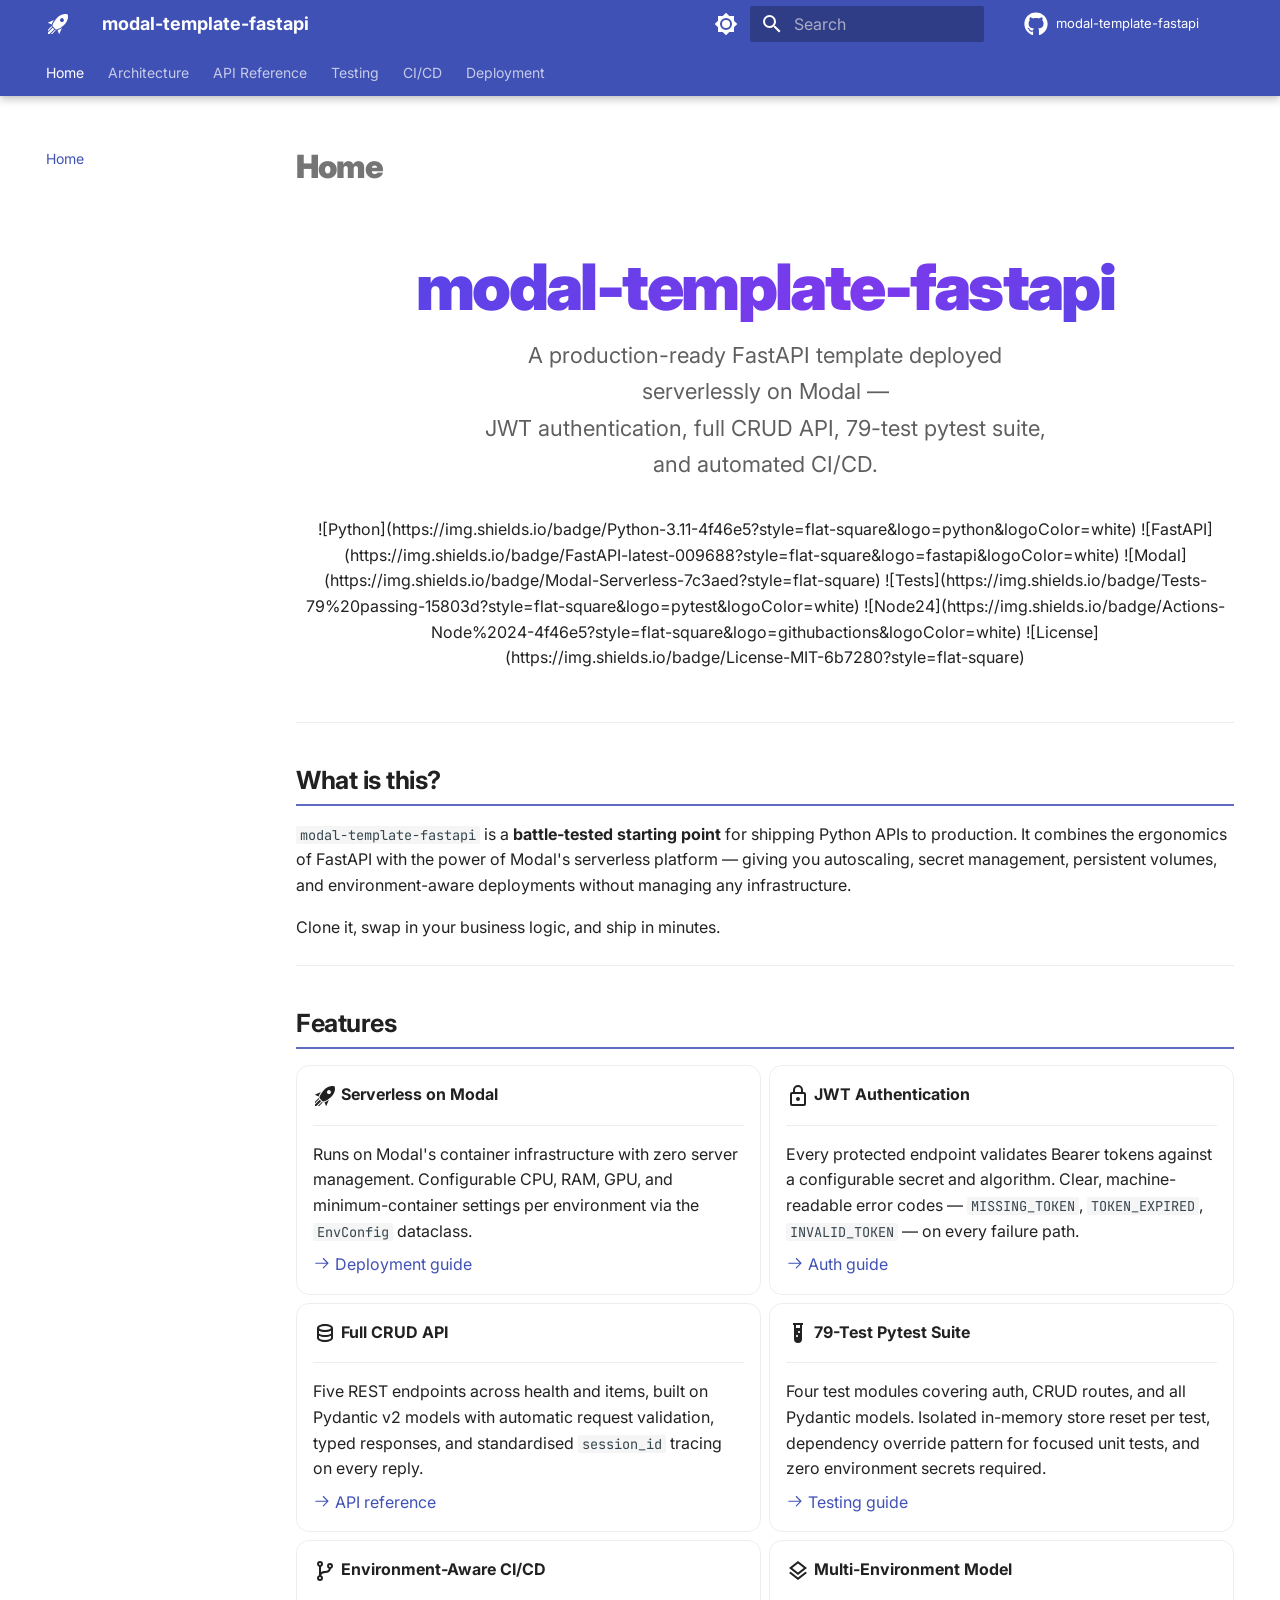
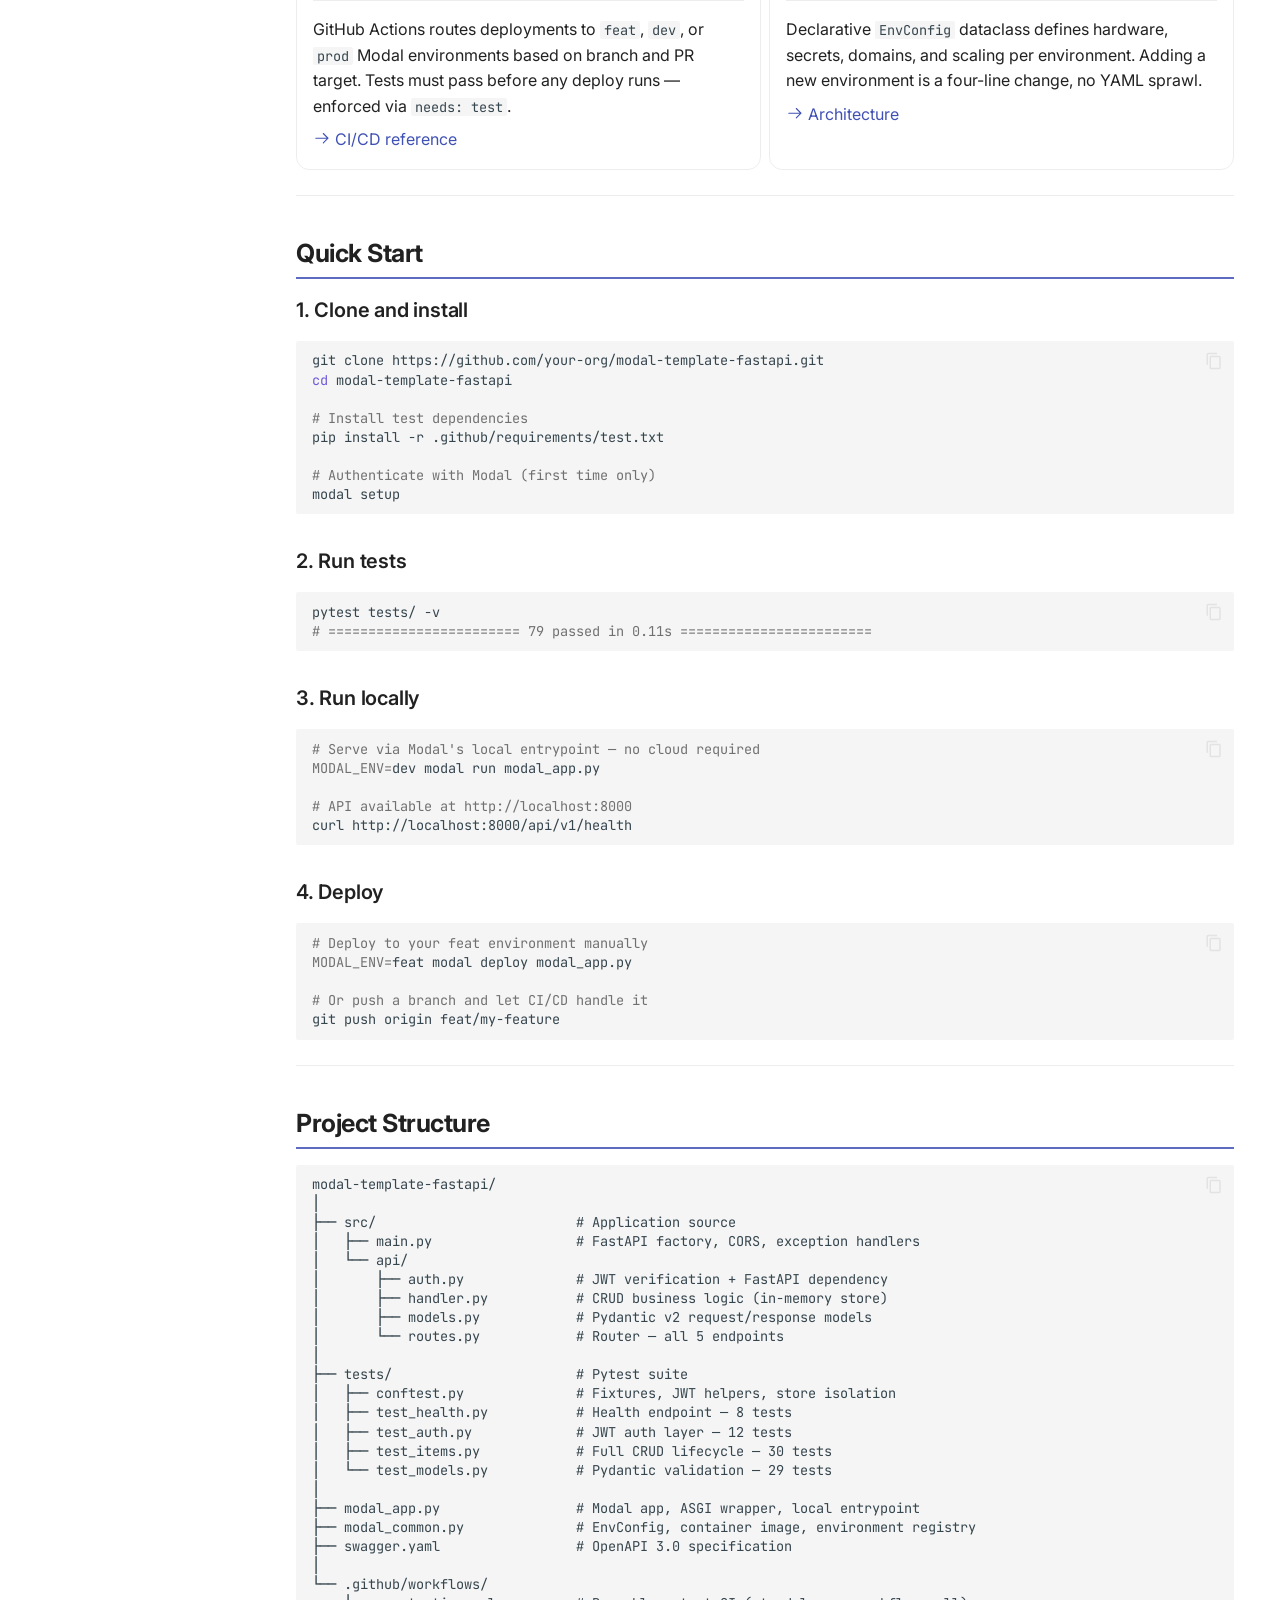
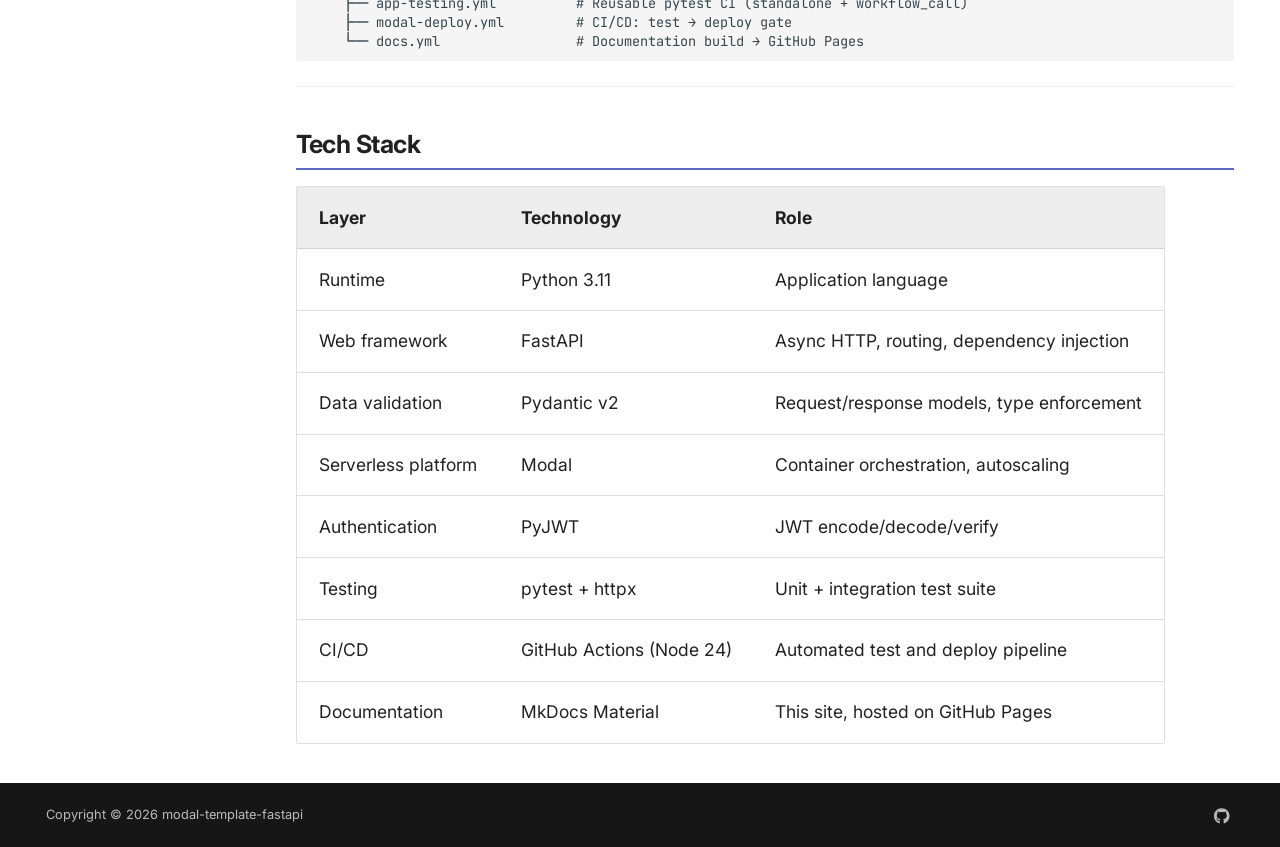
<file: index.html>
<!doctype html>
<html lang="en" class="no-js">
  <head>
    
      <meta charset="utf-8">
      <meta name="viewport" content="width=device-width,initial-scale=1">
      
        <meta name="description" content="A production-ready FastAPI template deployed serverlessly on Modal — JWT auth, full CRUD, and automated CI/CD out of the box.">
      
      
      
        <link rel="canonical" href="https://your-org.github.io/modal-template-fastapi/">
      
      
      
        <link rel="next" href="architecture/">
      
      
      <link rel="icon" href="assets/images/favicon.png">
      <meta name="generator" content="mkdocs-1.6.1, mkdocs-material-9.6.15">
    
    
      
        <title>Home - modal-template-fastapi</title>
      
    
    
      <link rel="stylesheet" href="assets/stylesheets/main.342714a4.min.css">
      
        
        <link rel="stylesheet" href="assets/stylesheets/palette.06af60db.min.css">
      
      


    
    
      
    
    
      
        
        
        <link rel="preconnect" href="https://fonts.gstatic.com" crossorigin>
        <link rel="stylesheet" href="https://fonts.googleapis.com/css?family=Inter:300,300i,400,400i,700,700i%7CJetBrains+Mono:400,400i,700,700i&display=fallback">
        <style>:root{--md-text-font:"Inter";--md-code-font:"JetBrains Mono"}</style>
      
    
    
      <link rel="stylesheet" href="stylesheets/extra.css">
    
    <script>__md_scope=new URL(".",location),__md_hash=e=>[...e].reduce(((e,_)=>(e<<5)-e+_.charCodeAt(0)),0),__md_get=(e,_=localStorage,t=__md_scope)=>JSON.parse(_.getItem(t.pathname+"."+e)),__md_set=(e,_,t=localStorage,a=__md_scope)=>{try{t.setItem(a.pathname+"."+e,JSON.stringify(_))}catch(e){}}</script>
    
      

    
    
    
  </head>
  
  
    
    
      
    
    
    
    
    <body dir="ltr" data-md-color-scheme="default" data-md-color-primary="indigo" data-md-color-accent="indigo">
  
    
    <input class="md-toggle" data-md-toggle="drawer" type="checkbox" id="__drawer" autocomplete="off">
    <input class="md-toggle" data-md-toggle="search" type="checkbox" id="__search" autocomplete="off">
    <label class="md-overlay" for="__drawer"></label>
    <div data-md-component="skip">
      
        
        <a href="#what-is-this" class="md-skip">
          Skip to content
        </a>
      
    </div>
    <div data-md-component="announce">
      
    </div>
    
    
      

  

<header class="md-header md-header--shadow md-header--lifted" data-md-component="header">
  <nav class="md-header__inner md-grid" aria-label="Header">
    <a href="." title="modal-template-fastapi" class="md-header__button md-logo" aria-label="modal-template-fastapi" data-md-component="logo">
      
  
  <svg xmlns="http://www.w3.org/2000/svg" viewBox="0 0 24 24"><path d="m13.13 22.19-1.63-3.83c1.57-.58 3.04-1.36 4.4-2.27zM5.64 12.5l-3.83-1.63 6.1-2.77C7 9.46 6.22 10.93 5.64 12.5M21.61 2.39S16.66.269 11 5.93c-2.19 2.19-3.5 4.6-4.35 6.71-.28.75-.09 1.57.46 2.13l2.13 2.12c.55.56 1.37.74 2.12.46A19.1 19.1 0 0 0 18.07 13c5.66-5.66 3.54-10.61 3.54-10.61m-7.07 7.07c-.78-.78-.78-2.05 0-2.83s2.05-.78 2.83 0c.77.78.78 2.05 0 2.83s-2.05.78-2.83 0m-5.66 7.07-1.41-1.41zM6.24 22l3.64-3.64c-.34-.09-.67-.24-.97-.45L4.83 22zM2 22h1.41l4.77-4.76-1.42-1.41L2 20.59zm0-2.83 4.09-4.08c-.21-.3-.36-.62-.45-.97L2 17.76z"/></svg>

    </a>
    <label class="md-header__button md-icon" for="__drawer">
      
      <svg xmlns="http://www.w3.org/2000/svg" viewBox="0 0 24 24"><path d="M3 6h18v2H3zm0 5h18v2H3zm0 5h18v2H3z"/></svg>
    </label>
    <div class="md-header__title" data-md-component="header-title">
      <div class="md-header__ellipsis">
        <div class="md-header__topic">
          <span class="md-ellipsis">
            modal-template-fastapi
          </span>
        </div>
        <div class="md-header__topic" data-md-component="header-topic">
          <span class="md-ellipsis">
            
              Home
            
          </span>
        </div>
      </div>
    </div>
    
      
        <form class="md-header__option" data-md-component="palette">
  
    
    
    
    <input class="md-option" data-md-color-media="(prefers-color-scheme: light)" data-md-color-scheme="default" data-md-color-primary="indigo" data-md-color-accent="indigo"  aria-label="Switch to dark mode"  type="radio" name="__palette" id="__palette_0">
    
      <label class="md-header__button md-icon" title="Switch to dark mode" for="__palette_1" hidden>
        <svg xmlns="http://www.w3.org/2000/svg" viewBox="0 0 24 24"><path d="M12 8a4 4 0 0 0-4 4 4 4 0 0 0 4 4 4 4 0 0 0 4-4 4 4 0 0 0-4-4m0 10a6 6 0 0 1-6-6 6 6 0 0 1 6-6 6 6 0 0 1 6 6 6 6 0 0 1-6 6m8-9.31V4h-4.69L12 .69 8.69 4H4v4.69L.69 12 4 15.31V20h4.69L12 23.31 15.31 20H20v-4.69L23.31 12z"/></svg>
      </label>
    
  
    
    
    
    <input class="md-option" data-md-color-media="(prefers-color-scheme: dark)" data-md-color-scheme="slate" data-md-color-primary="indigo" data-md-color-accent="indigo"  aria-label="Switch to light mode"  type="radio" name="__palette" id="__palette_1">
    
      <label class="md-header__button md-icon" title="Switch to light mode" for="__palette_0" hidden>
        <svg xmlns="http://www.w3.org/2000/svg" viewBox="0 0 24 24"><path d="M12 18c-.89 0-1.74-.2-2.5-.55C11.56 16.5 13 14.42 13 12s-1.44-4.5-3.5-5.45C10.26 6.2 11.11 6 12 6a6 6 0 0 1 6 6 6 6 0 0 1-6 6m8-9.31V4h-4.69L12 .69 8.69 4H4v4.69L.69 12 4 15.31V20h4.69L12 23.31 15.31 20H20v-4.69L23.31 12z"/></svg>
      </label>
    
  
</form>
      
    
    
      <script>var palette=__md_get("__palette");if(palette&&palette.color){if("(prefers-color-scheme)"===palette.color.media){var media=matchMedia("(prefers-color-scheme: light)"),input=document.querySelector(media.matches?"[data-md-color-media='(prefers-color-scheme: light)']":"[data-md-color-media='(prefers-color-scheme: dark)']");palette.color.media=input.getAttribute("data-md-color-media"),palette.color.scheme=input.getAttribute("data-md-color-scheme"),palette.color.primary=input.getAttribute("data-md-color-primary"),palette.color.accent=input.getAttribute("data-md-color-accent")}for(var[key,value]of Object.entries(palette.color))document.body.setAttribute("data-md-color-"+key,value)}</script>
    
    
    
      
      
        <label class="md-header__button md-icon" for="__search">
          
          <svg xmlns="http://www.w3.org/2000/svg" viewBox="0 0 24 24"><path d="M9.5 3A6.5 6.5 0 0 1 16 9.5c0 1.61-.59 3.09-1.56 4.23l.27.27h.79l5 5-1.5 1.5-5-5v-.79l-.27-.27A6.52 6.52 0 0 1 9.5 16 6.5 6.5 0 0 1 3 9.5 6.5 6.5 0 0 1 9.5 3m0 2C7 5 5 7 5 9.5S7 14 9.5 14 14 12 14 9.5 12 5 9.5 5"/></svg>
        </label>
        <div class="md-search" data-md-component="search" role="dialog">
  <label class="md-search__overlay" for="__search"></label>
  <div class="md-search__inner" role="search">
    <form class="md-search__form" name="search">
      <input type="text" class="md-search__input" name="query" aria-label="Search" placeholder="Search" autocapitalize="off" autocorrect="off" autocomplete="off" spellcheck="false" data-md-component="search-query" required>
      <label class="md-search__icon md-icon" for="__search">
        
        <svg xmlns="http://www.w3.org/2000/svg" viewBox="0 0 24 24"><path d="M9.5 3A6.5 6.5 0 0 1 16 9.5c0 1.61-.59 3.09-1.56 4.23l.27.27h.79l5 5-1.5 1.5-5-5v-.79l-.27-.27A6.52 6.52 0 0 1 9.5 16 6.5 6.5 0 0 1 3 9.5 6.5 6.5 0 0 1 9.5 3m0 2C7 5 5 7 5 9.5S7 14 9.5 14 14 12 14 9.5 12 5 9.5 5"/></svg>
        
        <svg xmlns="http://www.w3.org/2000/svg" viewBox="0 0 24 24"><path d="M20 11v2H8l5.5 5.5-1.42 1.42L4.16 12l7.92-7.92L13.5 5.5 8 11z"/></svg>
      </label>
      <nav class="md-search__options" aria-label="Search">
        
          <a href="javascript:void(0)" class="md-search__icon md-icon" title="Share" aria-label="Share" data-clipboard data-clipboard-text="" data-md-component="search-share" tabindex="-1">
            
            <svg xmlns="http://www.w3.org/2000/svg" viewBox="0 0 24 24"><path d="M18 16.08c-.76 0-1.44.3-1.96.77L8.91 12.7c.05-.23.09-.46.09-.7s-.04-.47-.09-.7l7.05-4.11c.54.5 1.25.81 2.04.81a3 3 0 0 0 3-3 3 3 0 0 0-3-3 3 3 0 0 0-3 3c0 .24.04.47.09.7L8.04 9.81C7.5 9.31 6.79 9 6 9a3 3 0 0 0-3 3 3 3 0 0 0 3 3c.79 0 1.5-.31 2.04-.81l7.12 4.15c-.05.21-.08.43-.08.66 0 1.61 1.31 2.91 2.92 2.91s2.92-1.3 2.92-2.91A2.92 2.92 0 0 0 18 16.08"/></svg>
          </a>
        
        <button type="reset" class="md-search__icon md-icon" title="Clear" aria-label="Clear" tabindex="-1">
          
          <svg xmlns="http://www.w3.org/2000/svg" viewBox="0 0 24 24"><path d="M19 6.41 17.59 5 12 10.59 6.41 5 5 6.41 10.59 12 5 17.59 6.41 19 12 13.41 17.59 19 19 17.59 13.41 12z"/></svg>
        </button>
      </nav>
      
        <div class="md-search__suggest" data-md-component="search-suggest"></div>
      
    </form>
    <div class="md-search__output">
      <div class="md-search__scrollwrap" tabindex="0" data-md-scrollfix>
        <div class="md-search-result" data-md-component="search-result">
          <div class="md-search-result__meta">
            Initializing search
          </div>
          <ol class="md-search-result__list" role="presentation"></ol>
        </div>
      </div>
    </div>
  </div>
</div>
      
    
    
      <div class="md-header__source">
        <a href="https://github.com/your-org/modal-template-fastapi" title="Go to repository" class="md-source" data-md-component="source">
  <div class="md-source__icon md-icon">
    
    <svg xmlns="http://www.w3.org/2000/svg" viewBox="0 0 496 512"><!--! Font Awesome Free 6.7.2 by @fontawesome - https://fontawesome.com License - https://fontawesome.com/license/free (Icons: CC BY 4.0, Fonts: SIL OFL 1.1, Code: MIT License) Copyright 2024 Fonticons, Inc.--><path d="M165.9 397.4c0 2-2.3 3.6-5.2 3.6-3.3.3-5.6-1.3-5.6-3.6 0-2 2.3-3.6 5.2-3.6 3-.3 5.6 1.3 5.6 3.6m-31.1-4.5c-.7 2 1.3 4.3 4.3 4.9 2.6 1 5.6 0 6.2-2s-1.3-4.3-4.3-5.2c-2.6-.7-5.5.3-6.2 2.3m44.2-1.7c-2.9.7-4.9 2.6-4.6 4.9.3 2 2.9 3.3 5.9 2.6 2.9-.7 4.9-2.6 4.6-4.6-.3-1.9-3-3.2-5.9-2.9M244.8 8C106.1 8 0 113.3 0 252c0 110.9 69.8 205.8 169.5 239.2 12.8 2.3 17.3-5.6 17.3-12.1 0-6.2-.3-40.4-.3-61.4 0 0-70 15-84.7-29.8 0 0-11.4-29.1-27.8-36.6 0 0-22.9-15.7 1.6-15.4 0 0 24.9 2 38.6 25.8 21.9 38.6 58.6 27.5 72.9 20.9 2.3-16 8.8-27.1 16-33.7-55.9-6.2-112.3-14.3-112.3-110.5 0-27.5 7.6-41.3 23.6-58.9-2.6-6.5-11.1-33.3 2.6-67.9 20.9-6.5 69 27 69 27 20-5.6 41.5-8.5 62.8-8.5s42.8 2.9 62.8 8.5c0 0 48.1-33.6 69-27 13.7 34.7 5.2 61.4 2.6 67.9 16 17.7 25.8 31.5 25.8 58.9 0 96.5-58.9 104.2-114.8 110.5 9.2 7.9 17 22.9 17 46.4 0 33.7-.3 75.4-.3 83.6 0 6.5 4.6 14.4 17.3 12.1C428.2 457.8 496 362.9 496 252 496 113.3 383.5 8 244.8 8M97.2 352.9c-1.3 1-1 3.3.7 5.2 1.6 1.6 3.9 2.3 5.2 1 1.3-1 1-3.3-.7-5.2-1.6-1.6-3.9-2.3-5.2-1m-10.8-8.1c-.7 1.3.3 2.9 2.3 3.9 1.6 1 3.6.7 4.3-.7.7-1.3-.3-2.9-2.3-3.9-2-.6-3.6-.3-4.3.7m32.4 35.6c-1.6 1.3-1 4.3 1.3 6.2 2.3 2.3 5.2 2.6 6.5 1 1.3-1.3.7-4.3-1.3-6.2-2.2-2.3-5.2-2.6-6.5-1m-11.4-14.7c-1.6 1-1.6 3.6 0 5.9s4.3 3.3 5.6 2.3c1.6-1.3 1.6-3.9 0-6.2-1.4-2.3-4-3.3-5.6-2"/></svg>
  </div>
  <div class="md-source__repository">
    modal-template-fastapi
  </div>
</a>
      </div>
    
  </nav>
  
    
      
<nav class="md-tabs" aria-label="Tabs" data-md-component="tabs">
  <div class="md-grid">
    <ul class="md-tabs__list">
      
        
  
  
  
    
  
  
    <li class="md-tabs__item md-tabs__item--active">
      <a href="." class="md-tabs__link">
        
  
  
    
  
  Home

      </a>
    </li>
  

      
        
  
  
  
  
    <li class="md-tabs__item">
      <a href="architecture/" class="md-tabs__link">
        
  
  
    
  
  Architecture

      </a>
    </li>
  

      
        
  
  
  
  
    
    
      <li class="md-tabs__item">
        <a href="api/" class="md-tabs__link">
          
  
  
    
  
  API Reference

        </a>
      </li>
    
  

      
        
  
  
  
  
    <li class="md-tabs__item">
      <a href="testing/" class="md-tabs__link">
        
  
  
    
  
  Testing

      </a>
    </li>
  

      
        
  
  
  
  
    <li class="md-tabs__item">
      <a href="cicd/" class="md-tabs__link">
        
  
  
    
  
  CI/CD

      </a>
    </li>
  

      
        
  
  
  
  
    <li class="md-tabs__item">
      <a href="deployment/" class="md-tabs__link">
        
  
  
    
  
  Deployment

      </a>
    </li>
  

      
    </ul>
  </div>
</nav>
    
  
</header>
    
    <div class="md-container" data-md-component="container">
      
      
        
      
      <main class="md-main" data-md-component="main">
        <div class="md-main__inner md-grid">
          
            
              
                
              
              <div class="md-sidebar md-sidebar--primary" data-md-component="sidebar" data-md-type="navigation" >
                <div class="md-sidebar__scrollwrap">
                  <div class="md-sidebar__inner">
                    


  


<nav class="md-nav md-nav--primary md-nav--lifted" aria-label="Navigation" data-md-level="0">
  <label class="md-nav__title" for="__drawer">
    <a href="." title="modal-template-fastapi" class="md-nav__button md-logo" aria-label="modal-template-fastapi" data-md-component="logo">
      
  
  <svg xmlns="http://www.w3.org/2000/svg" viewBox="0 0 24 24"><path d="m13.13 22.19-1.63-3.83c1.57-.58 3.04-1.36 4.4-2.27zM5.64 12.5l-3.83-1.63 6.1-2.77C7 9.46 6.22 10.93 5.64 12.5M21.61 2.39S16.66.269 11 5.93c-2.19 2.19-3.5 4.6-4.35 6.71-.28.75-.09 1.57.46 2.13l2.13 2.12c.55.56 1.37.74 2.12.46A19.1 19.1 0 0 0 18.07 13c5.66-5.66 3.54-10.61 3.54-10.61m-7.07 7.07c-.78-.78-.78-2.05 0-2.83s2.05-.78 2.83 0c.77.78.78 2.05 0 2.83s-2.05.78-2.83 0m-5.66 7.07-1.41-1.41zM6.24 22l3.64-3.64c-.34-.09-.67-.24-.97-.45L4.83 22zM2 22h1.41l4.77-4.76-1.42-1.41L2 20.59zm0-2.83 4.09-4.08c-.21-.3-.36-.62-.45-.97L2 17.76z"/></svg>

    </a>
    modal-template-fastapi
  </label>
  
    <div class="md-nav__source">
      <a href="https://github.com/your-org/modal-template-fastapi" title="Go to repository" class="md-source" data-md-component="source">
  <div class="md-source__icon md-icon">
    
    <svg xmlns="http://www.w3.org/2000/svg" viewBox="0 0 496 512"><!--! Font Awesome Free 6.7.2 by @fontawesome - https://fontawesome.com License - https://fontawesome.com/license/free (Icons: CC BY 4.0, Fonts: SIL OFL 1.1, Code: MIT License) Copyright 2024 Fonticons, Inc.--><path d="M165.9 397.4c0 2-2.3 3.6-5.2 3.6-3.3.3-5.6-1.3-5.6-3.6 0-2 2.3-3.6 5.2-3.6 3-.3 5.6 1.3 5.6 3.6m-31.1-4.5c-.7 2 1.3 4.3 4.3 4.9 2.6 1 5.6 0 6.2-2s-1.3-4.3-4.3-5.2c-2.6-.7-5.5.3-6.2 2.3m44.2-1.7c-2.9.7-4.9 2.6-4.6 4.9.3 2 2.9 3.3 5.9 2.6 2.9-.7 4.9-2.6 4.6-4.6-.3-1.9-3-3.2-5.9-2.9M244.8 8C106.1 8 0 113.3 0 252c0 110.9 69.8 205.8 169.5 239.2 12.8 2.3 17.3-5.6 17.3-12.1 0-6.2-.3-40.4-.3-61.4 0 0-70 15-84.7-29.8 0 0-11.4-29.1-27.8-36.6 0 0-22.9-15.7 1.6-15.4 0 0 24.9 2 38.6 25.8 21.9 38.6 58.6 27.5 72.9 20.9 2.3-16 8.8-27.1 16-33.7-55.9-6.2-112.3-14.3-112.3-110.5 0-27.5 7.6-41.3 23.6-58.9-2.6-6.5-11.1-33.3 2.6-67.9 20.9-6.5 69 27 69 27 20-5.6 41.5-8.5 62.8-8.5s42.8 2.9 62.8 8.5c0 0 48.1-33.6 69-27 13.7 34.7 5.2 61.4 2.6 67.9 16 17.7 25.8 31.5 25.8 58.9 0 96.5-58.9 104.2-114.8 110.5 9.2 7.9 17 22.9 17 46.4 0 33.7-.3 75.4-.3 83.6 0 6.5 4.6 14.4 17.3 12.1C428.2 457.8 496 362.9 496 252 496 113.3 383.5 8 244.8 8M97.2 352.9c-1.3 1-1 3.3.7 5.2 1.6 1.6 3.9 2.3 5.2 1 1.3-1 1-3.3-.7-5.2-1.6-1.6-3.9-2.3-5.2-1m-10.8-8.1c-.7 1.3.3 2.9 2.3 3.9 1.6 1 3.6.7 4.3-.7.7-1.3-.3-2.9-2.3-3.9-2-.6-3.6-.3-4.3.7m32.4 35.6c-1.6 1.3-1 4.3 1.3 6.2 2.3 2.3 5.2 2.6 6.5 1 1.3-1.3.7-4.3-1.3-6.2-2.2-2.3-5.2-2.6-6.5-1m-11.4-14.7c-1.6 1-1.6 3.6 0 5.9s4.3 3.3 5.6 2.3c1.6-1.3 1.6-3.9 0-6.2-1.4-2.3-4-3.3-5.6-2"/></svg>
  </div>
  <div class="md-source__repository">
    modal-template-fastapi
  </div>
</a>
    </div>
  
  <ul class="md-nav__list" data-md-scrollfix>
    
      
      
  
  
    
  
  
  
    <li class="md-nav__item md-nav__item--active">
      
      <input class="md-nav__toggle md-toggle" type="checkbox" id="__toc">
      
      
      
        <label class="md-nav__link md-nav__link--active" for="__toc">
          
  
  
  <span class="md-ellipsis">
    Home
    
  </span>
  

          <span class="md-nav__icon md-icon"></span>
        </label>
      
      <a href="." class="md-nav__link md-nav__link--active">
        
  
  
  <span class="md-ellipsis">
    Home
    
  </span>
  

      </a>
      
        

  

<nav class="md-nav md-nav--secondary" aria-label="On this page">
  
  
  
  
    <label class="md-nav__title" for="__toc">
      <span class="md-nav__icon md-icon"></span>
      On this page
    </label>
    <ul class="md-nav__list" data-md-component="toc" data-md-scrollfix>
      
        <li class="md-nav__item">
  <a href="#what-is-this" class="md-nav__link">
    <span class="md-ellipsis">
      What is this?
    </span>
  </a>
  
</li>
      
        <li class="md-nav__item">
  <a href="#features" class="md-nav__link">
    <span class="md-ellipsis">
      Features
    </span>
  </a>
  
</li>
      
        <li class="md-nav__item">
  <a href="#quick-start" class="md-nav__link">
    <span class="md-ellipsis">
      Quick Start
    </span>
  </a>
  
    <nav class="md-nav" aria-label="Quick Start">
      <ul class="md-nav__list">
        
          <li class="md-nav__item">
  <a href="#1-clone-and-install" class="md-nav__link">
    <span class="md-ellipsis">
      1. Clone and install
    </span>
  </a>
  
</li>
        
          <li class="md-nav__item">
  <a href="#2-run-tests" class="md-nav__link">
    <span class="md-ellipsis">
      2. Run tests
    </span>
  </a>
  
</li>
        
          <li class="md-nav__item">
  <a href="#3-run-locally" class="md-nav__link">
    <span class="md-ellipsis">
      3. Run locally
    </span>
  </a>
  
</li>
        
          <li class="md-nav__item">
  <a href="#4-deploy" class="md-nav__link">
    <span class="md-ellipsis">
      4. Deploy
    </span>
  </a>
  
</li>
        
      </ul>
    </nav>
  
</li>
      
        <li class="md-nav__item">
  <a href="#project-structure" class="md-nav__link">
    <span class="md-ellipsis">
      Project Structure
    </span>
  </a>
  
</li>
      
        <li class="md-nav__item">
  <a href="#tech-stack" class="md-nav__link">
    <span class="md-ellipsis">
      Tech Stack
    </span>
  </a>
  
</li>
      
    </ul>
  
</nav>
      
    </li>
  

    
      
      
  
  
  
  
    <li class="md-nav__item">
      <a href="architecture/" class="md-nav__link">
        
  
  
  <span class="md-ellipsis">
    Architecture
    
  </span>
  

      </a>
    </li>
  

    
      
      
  
  
  
  
    
    
      
        
          
        
      
        
      
        
      
    
    
    
      
      
        
      
    
    
    <li class="md-nav__item md-nav__item--nested">
      
        
        
        <input class="md-nav__toggle md-toggle " type="checkbox" id="__nav_3" >
        
          
          <div class="md-nav__link md-nav__container">
            <a href="api/" class="md-nav__link ">
              
  
  
  <span class="md-ellipsis">
    API Reference
    
  </span>
  

            </a>
            
              
              <label class="md-nav__link " for="__nav_3" id="__nav_3_label" tabindex="0">
                <span class="md-nav__icon md-icon"></span>
              </label>
            
          </div>
        
        <nav class="md-nav" data-md-level="1" aria-labelledby="__nav_3_label" aria-expanded="false">
          <label class="md-nav__title" for="__nav_3">
            <span class="md-nav__icon md-icon"></span>
            API Reference
          </label>
          <ul class="md-nav__list" data-md-scrollfix>
            
              
            
              
                
  
  
  
  
    <li class="md-nav__item">
      <a href="api/endpoints/" class="md-nav__link">
        
  
  
  <span class="md-ellipsis">
    Endpoints
    
  </span>
  

      </a>
    </li>
  

              
            
              
                
  
  
  
  
    <li class="md-nav__item">
      <a href="api/auth/" class="md-nav__link">
        
  
  
  <span class="md-ellipsis">
    Authentication
    
  </span>
  

      </a>
    </li>
  

              
            
          </ul>
        </nav>
      
    </li>
  

    
      
      
  
  
  
  
    <li class="md-nav__item">
      <a href="testing/" class="md-nav__link">
        
  
  
  <span class="md-ellipsis">
    Testing
    
  </span>
  

      </a>
    </li>
  

    
      
      
  
  
  
  
    <li class="md-nav__item">
      <a href="cicd/" class="md-nav__link">
        
  
  
  <span class="md-ellipsis">
    CI/CD
    
  </span>
  

      </a>
    </li>
  

    
      
      
  
  
  
  
    <li class="md-nav__item">
      <a href="deployment/" class="md-nav__link">
        
  
  
  <span class="md-ellipsis">
    Deployment
    
  </span>
  

      </a>
    </li>
  

    
  </ul>
</nav>
                  </div>
                </div>
              </div>
            
            
              
                
              
              <div class="md-sidebar md-sidebar--secondary" data-md-component="sidebar" data-md-type="toc" hidden>
                <div class="md-sidebar__scrollwrap">
                  <div class="md-sidebar__inner">
                    

  

<nav class="md-nav md-nav--secondary" aria-label="On this page">
  
  
  
  
    <label class="md-nav__title" for="__toc">
      <span class="md-nav__icon md-icon"></span>
      On this page
    </label>
    <ul class="md-nav__list" data-md-component="toc" data-md-scrollfix>
      
        <li class="md-nav__item">
  <a href="#what-is-this" class="md-nav__link">
    <span class="md-ellipsis">
      What is this?
    </span>
  </a>
  
</li>
      
        <li class="md-nav__item">
  <a href="#features" class="md-nav__link">
    <span class="md-ellipsis">
      Features
    </span>
  </a>
  
</li>
      
        <li class="md-nav__item">
  <a href="#quick-start" class="md-nav__link">
    <span class="md-ellipsis">
      Quick Start
    </span>
  </a>
  
    <nav class="md-nav" aria-label="Quick Start">
      <ul class="md-nav__list">
        
          <li class="md-nav__item">
  <a href="#1-clone-and-install" class="md-nav__link">
    <span class="md-ellipsis">
      1. Clone and install
    </span>
  </a>
  
</li>
        
          <li class="md-nav__item">
  <a href="#2-run-tests" class="md-nav__link">
    <span class="md-ellipsis">
      2. Run tests
    </span>
  </a>
  
</li>
        
          <li class="md-nav__item">
  <a href="#3-run-locally" class="md-nav__link">
    <span class="md-ellipsis">
      3. Run locally
    </span>
  </a>
  
</li>
        
          <li class="md-nav__item">
  <a href="#4-deploy" class="md-nav__link">
    <span class="md-ellipsis">
      4. Deploy
    </span>
  </a>
  
</li>
        
      </ul>
    </nav>
  
</li>
      
        <li class="md-nav__item">
  <a href="#project-structure" class="md-nav__link">
    <span class="md-ellipsis">
      Project Structure
    </span>
  </a>
  
</li>
      
        <li class="md-nav__item">
  <a href="#tech-stack" class="md-nav__link">
    <span class="md-ellipsis">
      Tech Stack
    </span>
  </a>
  
</li>
      
    </ul>
  
</nav>
                  </div>
                </div>
              </div>
            
          
          
            <div class="md-content" data-md-component="content">
              <article class="md-content__inner md-typeset">
                
                  
  



  
  


  <h1>Home</h1>

<div align="center">
<p class="hero-title">modal-template-fastapi</p>
<p class="hero-subtitle">
  A production-ready FastAPI template deployed serverlessly on Modal —<br>
  JWT authentication, full CRUD API, 79-test pytest suite, and automated CI/CD.
</p>
<div class="hero-badges">

![Python](https://img.shields.io/badge/Python-3.11-4f46e5?style=flat-square&amp;logo=python&amp;logoColor=white)
![FastAPI](https://img.shields.io/badge/FastAPI-latest-009688?style=flat-square&amp;logo=fastapi&amp;logoColor=white)
![Modal](https://img.shields.io/badge/Modal-Serverless-7c3aed?style=flat-square)
![Tests](https://img.shields.io/badge/Tests-79%20passing-15803d?style=flat-square&amp;logo=pytest&amp;logoColor=white)
![Node24](https://img.shields.io/badge/Actions-Node%2024-4f46e5?style=flat-square&amp;logo=githubactions&amp;logoColor=white)
![License](https://img.shields.io/badge/License-MIT-6b7280?style=flat-square)

</div>
</div>
<hr />
<h2 id="what-is-this">What is this?<a class="headerlink" href="#what-is-this" title="Permanent link">&para;</a></h2>
<p><code>modal-template-fastapi</code> is a <strong>battle-tested starting point</strong> for shipping Python APIs to production. It combines the ergonomics of FastAPI with the power of Modal's serverless platform — giving you autoscaling, secret management, persistent volumes, and environment-aware deployments without managing any infrastructure.</p>
<p>Clone it, swap in your business logic, and ship in minutes.</p>
<hr />
<h2 id="features">Features<a class="headerlink" href="#features" title="Permanent link">&para;</a></h2>
<div class="grid cards">
<ul>
<li>
<p><span class="twemoji lg middle"><svg xmlns="http://www.w3.org/2000/svg" viewBox="0 0 24 24"><path d="m13.13 22.19-1.63-3.83c1.57-.58 3.04-1.36 4.4-2.27zM5.64 12.5l-3.83-1.63 6.1-2.77C7 9.46 6.22 10.93 5.64 12.5M21.61 2.39S16.66.269 11 5.93c-2.19 2.19-3.5 4.6-4.35 6.71-.28.75-.09 1.57.46 2.13l2.13 2.12c.55.56 1.37.74 2.12.46A19.1 19.1 0 0 0 18.07 13c5.66-5.66 3.54-10.61 3.54-10.61m-7.07 7.07c-.78-.78-.78-2.05 0-2.83s2.05-.78 2.83 0c.77.78.78 2.05 0 2.83s-2.05.78-2.83 0m-5.66 7.07-1.41-1.41zM6.24 22l3.64-3.64c-.34-.09-.67-.24-.97-.45L4.83 22zM2 22h1.41l4.77-4.76-1.42-1.41L2 20.59zm0-2.83 4.09-4.08c-.21-.3-.36-.62-.45-.97L2 17.76z"/></svg></span> <strong>Serverless on Modal</strong></p>
<hr />
<p>Runs on Modal's container infrastructure with zero server management. Configurable CPU, RAM, GPU, and minimum-container settings per environment via the <code>EnvConfig</code> dataclass.</p>
<p><a href="deployment/"><span class="twemoji"><svg xmlns="http://www.w3.org/2000/svg" viewBox="0 0 24 24"><path d="M13.22 19.03a.75.75 0 0 1 0-1.06L18.19 13H3.75a.75.75 0 0 1 0-1.5h14.44l-4.97-4.97a.749.749 0 0 1 .326-1.275.75.75 0 0 1 .734.215l6.25 6.25a.75.75 0 0 1 0 1.06l-6.25 6.25a.75.75 0 0 1-1.06 0"/></svg></span> Deployment guide</a></p>
</li>
<li>
<p><span class="twemoji lg middle"><svg xmlns="http://www.w3.org/2000/svg" viewBox="0 0 24 24"><path d="M12 17a2 2 0 0 1-2-2c0-1.11.89-2 2-2a2 2 0 0 1 2 2 2 2 0 0 1-2 2m6 3V10H6v10zm0-12a2 2 0 0 1 2 2v10a2 2 0 0 1-2 2H6a2 2 0 0 1-2-2V10c0-1.11.89-2 2-2h1V6a5 5 0 0 1 5-5 5 5 0 0 1 5 5v2zm-6-5a3 3 0 0 0-3 3v2h6V6a3 3 0 0 0-3-3"/></svg></span> <strong>JWT Authentication</strong></p>
<hr />
<p>Every protected endpoint validates Bearer tokens against a configurable secret and algorithm. Clear, machine-readable error codes — <code>MISSING_TOKEN</code>, <code>TOKEN_EXPIRED</code>, <code>INVALID_TOKEN</code> — on every failure path.</p>
<p><a href="api/auth/"><span class="twemoji"><svg xmlns="http://www.w3.org/2000/svg" viewBox="0 0 24 24"><path d="M13.22 19.03a.75.75 0 0 1 0-1.06L18.19 13H3.75a.75.75 0 0 1 0-1.5h14.44l-4.97-4.97a.749.749 0 0 1 .326-1.275.75.75 0 0 1 .734.215l6.25 6.25a.75.75 0 0 1 0 1.06l-6.25 6.25a.75.75 0 0 1-1.06 0"/></svg></span> Auth guide</a></p>
</li>
<li>
<p><span class="twemoji lg middle"><svg xmlns="http://www.w3.org/2000/svg" viewBox="0 0 24 24"><path d="M12 3C7.58 3 4 4.79 4 7v10c0 2.21 3.59 4 8 4s8-1.79 8-4V7c0-2.21-3.58-4-8-4m6 14c0 .5-2.13 2-6 2s-6-1.5-6-2v-2.23c1.61.78 3.72 1.23 6 1.23s4.39-.45 6-1.23zm0-4.55c-1.3.95-3.58 1.55-6 1.55s-4.7-.6-6-1.55V9.64c1.47.83 3.61 1.36 6 1.36s4.53-.53 6-1.36zM12 9C8.13 9 6 7.5 6 7s2.13-2 6-2 6 1.5 6 2-2.13 2-6 2"/></svg></span> <strong>Full CRUD API</strong></p>
<hr />
<p>Five REST endpoints across health and items, built on Pydantic v2 models with automatic request validation, typed responses, and standardised <code>session_id</code> tracing on every reply.</p>
<p><a href="api/endpoints/"><span class="twemoji"><svg xmlns="http://www.w3.org/2000/svg" viewBox="0 0 24 24"><path d="M13.22 19.03a.75.75 0 0 1 0-1.06L18.19 13H3.75a.75.75 0 0 1 0-1.5h14.44l-4.97-4.97a.749.749 0 0 1 .326-1.275.75.75 0 0 1 .734.215l6.25 6.25a.75.75 0 0 1 0 1.06l-6.25 6.25a.75.75 0 0 1-1.06 0"/></svg></span> API reference</a></p>
</li>
<li>
<p><span class="twemoji lg middle"><svg xmlns="http://www.w3.org/2000/svg" viewBox="0 0 24 24"><path d="M7 2v2h1v14a4 4 0 0 0 4 4 4 4 0 0 0 4-4V4h1V2zm4 14c-.6 0-1-.4-1-1s.4-1 1-1 1 .4 1 1-.4 1-1 1m2-4c-.6 0-1-.4-1-1s.4-1 1-1 1 .4 1 1-.4 1-1 1m1-5h-4V4h4z"/></svg></span> <strong>79-Test Pytest Suite</strong></p>
<hr />
<p>Four test modules covering auth, CRUD routes, and all Pydantic models. Isolated in-memory store reset per test, dependency override pattern for focused unit tests, and zero environment secrets required.</p>
<p><a href="testing/"><span class="twemoji"><svg xmlns="http://www.w3.org/2000/svg" viewBox="0 0 24 24"><path d="M13.22 19.03a.75.75 0 0 1 0-1.06L18.19 13H3.75a.75.75 0 0 1 0-1.5h14.44l-4.97-4.97a.749.749 0 0 1 .326-1.275.75.75 0 0 1 .734.215l6.25 6.25a.75.75 0 0 1 0 1.06l-6.25 6.25a.75.75 0 0 1-1.06 0"/></svg></span> Testing guide</a></p>
</li>
<li>
<p><span class="twemoji lg middle"><svg xmlns="http://www.w3.org/2000/svg" viewBox="0 0 24 24"><path d="M13 14c-3.36 0-4.46 1.35-4.82 2.24C9.25 16.7 10 17.76 10 19a3 3 0 0 1-3 3 3 3 0 0 1-3-3c0-1.31.83-2.42 2-2.83V7.83A2.99 2.99 0 0 1 4 5a3 3 0 0 1 3-3 3 3 0 0 1 3 3c0 1.31-.83 2.42-2 2.83v5.29c.88-.65 2.16-1.12 4-1.12 2.67 0 3.56-1.34 3.85-2.23A3.01 3.01 0 0 1 14 7a3 3 0 0 1 3-3 3 3 0 0 1 3 3c0 1.34-.88 2.5-2.09 2.86C17.65 11.29 16.68 14 13 14m-6 4a1 1 0 0 0-1 1 1 1 0 0 0 1 1 1 1 0 0 0 1-1 1 1 0 0 0-1-1M7 4a1 1 0 0 0-1 1 1 1 0 0 0 1 1 1 1 0 0 0 1-1 1 1 0 0 0-1-1m10 2a1 1 0 0 0-1 1 1 1 0 0 0 1 1 1 1 0 0 0 1-1 1 1 0 0 0-1-1"/></svg></span> <strong>Environment-Aware CI/CD</strong></p>
<hr />
<p>GitHub Actions routes deployments to <code>feat</code>, <code>dev</code>, or <code>prod</code> Modal environments based on branch and PR target. Tests must pass before any deploy runs — enforced via <code>needs: test</code>.</p>
<p><a href="cicd/"><span class="twemoji"><svg xmlns="http://www.w3.org/2000/svg" viewBox="0 0 24 24"><path d="M13.22 19.03a.75.75 0 0 1 0-1.06L18.19 13H3.75a.75.75 0 0 1 0-1.5h14.44l-4.97-4.97a.749.749 0 0 1 .326-1.275.75.75 0 0 1 .734.215l6.25 6.25a.75.75 0 0 1 0 1.06l-6.25 6.25a.75.75 0 0 1-1.06 0"/></svg></span> CI/CD reference</a></p>
</li>
<li>
<p><span class="twemoji lg middle"><svg xmlns="http://www.w3.org/2000/svg" viewBox="0 0 24 24"><path d="m12 18.54 7.37-5.74L21 14.07l-9 7-9-7 1.62-1.26zM12 16 3 9l9-7 9 7zm0-11.47L6.26 9 12 13.47 17.74 9z"/></svg></span> <strong>Multi-Environment Model</strong></p>
<hr />
<p>Declarative <code>EnvConfig</code> dataclass defines hardware, secrets, domains, and scaling per environment. Adding a new environment is a four-line change, no YAML sprawl.</p>
<p><a href="architecture/"><span class="twemoji"><svg xmlns="http://www.w3.org/2000/svg" viewBox="0 0 24 24"><path d="M13.22 19.03a.75.75 0 0 1 0-1.06L18.19 13H3.75a.75.75 0 0 1 0-1.5h14.44l-4.97-4.97a.749.749 0 0 1 .326-1.275.75.75 0 0 1 .734.215l6.25 6.25a.75.75 0 0 1 0 1.06l-6.25 6.25a.75.75 0 0 1-1.06 0"/></svg></span> Architecture</a></p>
</li>
</ul>
</div>
<hr />
<h2 id="quick-start">Quick Start<a class="headerlink" href="#quick-start" title="Permanent link">&para;</a></h2>
<h3 id="1-clone-and-install">1. Clone and install<a class="headerlink" href="#1-clone-and-install" title="Permanent link">&para;</a></h3>
<div class="language-bash highlight"><pre><span></span><code><span id="__span-0-1"><a id="__codelineno-0-1" name="__codelineno-0-1" href="#__codelineno-0-1"></a>git<span class="w"> </span>clone<span class="w"> </span>https://github.com/your-org/modal-template-fastapi.git
</span><span id="__span-0-2"><a id="__codelineno-0-2" name="__codelineno-0-2" href="#__codelineno-0-2"></a><span class="nb">cd</span><span class="w"> </span>modal-template-fastapi
</span><span id="__span-0-3"><a id="__codelineno-0-3" name="__codelineno-0-3" href="#__codelineno-0-3"></a>
</span><span id="__span-0-4"><a id="__codelineno-0-4" name="__codelineno-0-4" href="#__codelineno-0-4"></a><span class="c1"># Install test dependencies</span>
</span><span id="__span-0-5"><a id="__codelineno-0-5" name="__codelineno-0-5" href="#__codelineno-0-5"></a>pip<span class="w"> </span>install<span class="w"> </span>-r<span class="w"> </span>.github/requirements/test.txt
</span><span id="__span-0-6"><a id="__codelineno-0-6" name="__codelineno-0-6" href="#__codelineno-0-6"></a>
</span><span id="__span-0-7"><a id="__codelineno-0-7" name="__codelineno-0-7" href="#__codelineno-0-7"></a><span class="c1"># Authenticate with Modal (first time only)</span>
</span><span id="__span-0-8"><a id="__codelineno-0-8" name="__codelineno-0-8" href="#__codelineno-0-8"></a>modal<span class="w"> </span>setup
</span></code></pre></div>
<h3 id="2-run-tests">2. Run tests<a class="headerlink" href="#2-run-tests" title="Permanent link">&para;</a></h3>
<div class="language-bash highlight"><pre><span></span><code><span id="__span-1-1"><a id="__codelineno-1-1" name="__codelineno-1-1" href="#__codelineno-1-1"></a>pytest<span class="w"> </span>tests/<span class="w"> </span>-v
</span><span id="__span-1-2"><a id="__codelineno-1-2" name="__codelineno-1-2" href="#__codelineno-1-2"></a><span class="c1"># ======================== 79 passed in 0.11s ========================</span>
</span></code></pre></div>
<h3 id="3-run-locally">3. Run locally<a class="headerlink" href="#3-run-locally" title="Permanent link">&para;</a></h3>
<div class="language-bash highlight"><pre><span></span><code><span id="__span-2-1"><a id="__codelineno-2-1" name="__codelineno-2-1" href="#__codelineno-2-1"></a><span class="c1"># Serve via Modal&#39;s local entrypoint — no cloud required</span>
</span><span id="__span-2-2"><a id="__codelineno-2-2" name="__codelineno-2-2" href="#__codelineno-2-2"></a><span class="nv">MODAL_ENV</span><span class="o">=</span>dev<span class="w"> </span>modal<span class="w"> </span>run<span class="w"> </span>modal_app.py
</span><span id="__span-2-3"><a id="__codelineno-2-3" name="__codelineno-2-3" href="#__codelineno-2-3"></a>
</span><span id="__span-2-4"><a id="__codelineno-2-4" name="__codelineno-2-4" href="#__codelineno-2-4"></a><span class="c1"># API available at http://localhost:8000</span>
</span><span id="__span-2-5"><a id="__codelineno-2-5" name="__codelineno-2-5" href="#__codelineno-2-5"></a>curl<span class="w"> </span>http://localhost:8000/api/v1/health
</span></code></pre></div>
<h3 id="4-deploy">4. Deploy<a class="headerlink" href="#4-deploy" title="Permanent link">&para;</a></h3>
<div class="language-bash highlight"><pre><span></span><code><span id="__span-3-1"><a id="__codelineno-3-1" name="__codelineno-3-1" href="#__codelineno-3-1"></a><span class="c1"># Deploy to your feat environment manually</span>
</span><span id="__span-3-2"><a id="__codelineno-3-2" name="__codelineno-3-2" href="#__codelineno-3-2"></a><span class="nv">MODAL_ENV</span><span class="o">=</span>feat<span class="w"> </span>modal<span class="w"> </span>deploy<span class="w"> </span>modal_app.py
</span><span id="__span-3-3"><a id="__codelineno-3-3" name="__codelineno-3-3" href="#__codelineno-3-3"></a>
</span><span id="__span-3-4"><a id="__codelineno-3-4" name="__codelineno-3-4" href="#__codelineno-3-4"></a><span class="c1"># Or push a branch and let CI/CD handle it</span>
</span><span id="__span-3-5"><a id="__codelineno-3-5" name="__codelineno-3-5" href="#__codelineno-3-5"></a>git<span class="w"> </span>push<span class="w"> </span>origin<span class="w"> </span>feat/my-feature
</span></code></pre></div>
<hr />
<h2 id="project-structure">Project Structure<a class="headerlink" href="#project-structure" title="Permanent link">&para;</a></h2>
<div class="language-text highlight"><pre><span></span><code><span id="__span-4-1"><a id="__codelineno-4-1" name="__codelineno-4-1" href="#__codelineno-4-1"></a>modal-template-fastapi/
</span><span id="__span-4-2"><a id="__codelineno-4-2" name="__codelineno-4-2" href="#__codelineno-4-2"></a>│
</span><span id="__span-4-3"><a id="__codelineno-4-3" name="__codelineno-4-3" href="#__codelineno-4-3"></a>├── src/                         # Application source
</span><span id="__span-4-4"><a id="__codelineno-4-4" name="__codelineno-4-4" href="#__codelineno-4-4"></a>│   ├── main.py                  # FastAPI factory, CORS, exception handlers
</span><span id="__span-4-5"><a id="__codelineno-4-5" name="__codelineno-4-5" href="#__codelineno-4-5"></a>│   └── api/
</span><span id="__span-4-6"><a id="__codelineno-4-6" name="__codelineno-4-6" href="#__codelineno-4-6"></a>│       ├── auth.py              # JWT verification + FastAPI dependency
</span><span id="__span-4-7"><a id="__codelineno-4-7" name="__codelineno-4-7" href="#__codelineno-4-7"></a>│       ├── handler.py           # CRUD business logic (in-memory store)
</span><span id="__span-4-8"><a id="__codelineno-4-8" name="__codelineno-4-8" href="#__codelineno-4-8"></a>│       ├── models.py            # Pydantic v2 request/response models
</span><span id="__span-4-9"><a id="__codelineno-4-9" name="__codelineno-4-9" href="#__codelineno-4-9"></a>│       └── routes.py            # Router — all 5 endpoints
</span><span id="__span-4-10"><a id="__codelineno-4-10" name="__codelineno-4-10" href="#__codelineno-4-10"></a>│
</span><span id="__span-4-11"><a id="__codelineno-4-11" name="__codelineno-4-11" href="#__codelineno-4-11"></a>├── tests/                       # Pytest suite
</span><span id="__span-4-12"><a id="__codelineno-4-12" name="__codelineno-4-12" href="#__codelineno-4-12"></a>│   ├── conftest.py              # Fixtures, JWT helpers, store isolation
</span><span id="__span-4-13"><a id="__codelineno-4-13" name="__codelineno-4-13" href="#__codelineno-4-13"></a>│   ├── test_health.py           # Health endpoint — 8 tests
</span><span id="__span-4-14"><a id="__codelineno-4-14" name="__codelineno-4-14" href="#__codelineno-4-14"></a>│   ├── test_auth.py             # JWT auth layer — 12 tests
</span><span id="__span-4-15"><a id="__codelineno-4-15" name="__codelineno-4-15" href="#__codelineno-4-15"></a>│   ├── test_items.py            # Full CRUD lifecycle — 30 tests
</span><span id="__span-4-16"><a id="__codelineno-4-16" name="__codelineno-4-16" href="#__codelineno-4-16"></a>│   └── test_models.py           # Pydantic validation — 29 tests
</span><span id="__span-4-17"><a id="__codelineno-4-17" name="__codelineno-4-17" href="#__codelineno-4-17"></a>│
</span><span id="__span-4-18"><a id="__codelineno-4-18" name="__codelineno-4-18" href="#__codelineno-4-18"></a>├── modal_app.py                 # Modal app, ASGI wrapper, local entrypoint
</span><span id="__span-4-19"><a id="__codelineno-4-19" name="__codelineno-4-19" href="#__codelineno-4-19"></a>├── modal_common.py              # EnvConfig, container image, environment registry
</span><span id="__span-4-20"><a id="__codelineno-4-20" name="__codelineno-4-20" href="#__codelineno-4-20"></a>├── swagger.yaml                 # OpenAPI 3.0 specification
</span><span id="__span-4-21"><a id="__codelineno-4-21" name="__codelineno-4-21" href="#__codelineno-4-21"></a>│
</span><span id="__span-4-22"><a id="__codelineno-4-22" name="__codelineno-4-22" href="#__codelineno-4-22"></a>└── .github/workflows/
</span><span id="__span-4-23"><a id="__codelineno-4-23" name="__codelineno-4-23" href="#__codelineno-4-23"></a>    ├── app-testing.yml          # Reusable pytest CI (standalone + workflow_call)
</span><span id="__span-4-24"><a id="__codelineno-4-24" name="__codelineno-4-24" href="#__codelineno-4-24"></a>    ├── modal-deploy.yml         # CI/CD: test → deploy gate
</span><span id="__span-4-25"><a id="__codelineno-4-25" name="__codelineno-4-25" href="#__codelineno-4-25"></a>    └── docs.yml                 # Documentation build → GitHub Pages
</span></code></pre></div>
<hr />
<h2 id="tech-stack">Tech Stack<a class="headerlink" href="#tech-stack" title="Permanent link">&para;</a></h2>
<table>
<thead>
<tr>
<th>Layer</th>
<th>Technology</th>
<th>Role</th>
</tr>
</thead>
<tbody>
<tr>
<td>Runtime</td>
<td>Python 3.11</td>
<td>Application language</td>
</tr>
<tr>
<td>Web framework</td>
<td>FastAPI</td>
<td>Async HTTP, routing, dependency injection</td>
</tr>
<tr>
<td>Data validation</td>
<td>Pydantic v2</td>
<td>Request/response models, type enforcement</td>
</tr>
<tr>
<td>Serverless platform</td>
<td>Modal</td>
<td>Container orchestration, autoscaling</td>
</tr>
<tr>
<td>Authentication</td>
<td>PyJWT</td>
<td>JWT encode/decode/verify</td>
</tr>
<tr>
<td>Testing</td>
<td>pytest + httpx</td>
<td>Unit + integration test suite</td>
</tr>
<tr>
<td>CI/CD</td>
<td>GitHub Actions (Node 24)</td>
<td>Automated test and deploy pipeline</td>
</tr>
<tr>
<td>Documentation</td>
<td>MkDocs Material</td>
<td>This site, hosted on GitHub Pages</td>
</tr>
</tbody>
</table>







  
  




  



                
              </article>
            </div>
          
          
  <script>var tabs=__md_get("__tabs");if(Array.isArray(tabs))e:for(var set of document.querySelectorAll(".tabbed-set")){var labels=set.querySelector(".tabbed-labels");for(var tab of tabs)for(var label of labels.getElementsByTagName("label"))if(label.innerText.trim()===tab){var input=document.getElementById(label.htmlFor);input.checked=!0;continue e}}</script>

<script>var target=document.getElementById(location.hash.slice(1));target&&target.name&&(target.checked=target.name.startsWith("__tabbed_"))</script>
        </div>
        
          <button type="button" class="md-top md-icon" data-md-component="top" hidden>
  
  <svg xmlns="http://www.w3.org/2000/svg" viewBox="0 0 24 24"><path d="M13 20h-2V8l-5.5 5.5-1.42-1.42L12 4.16l7.92 7.92-1.42 1.42L13 8z"/></svg>
  Back to top
</button>
        
      </main>
      
        <footer class="md-footer">
  
  <div class="md-footer-meta md-typeset">
    <div class="md-footer-meta__inner md-grid">
      <div class="md-copyright">
  
    <div class="md-copyright__highlight">
      Copyright &copy; 2026 modal-template-fastapi
    </div>
  
  
</div>
      
        <div class="md-social">
  
    
    
    
    
    <a href="https://github.com/your-org/modal-template-fastapi" target="_blank" rel="noopener" title="GitHub" class="md-social__link">
      <svg xmlns="http://www.w3.org/2000/svg" viewBox="0 0 496 512"><!--! Font Awesome Free 6.7.2 by @fontawesome - https://fontawesome.com License - https://fontawesome.com/license/free (Icons: CC BY 4.0, Fonts: SIL OFL 1.1, Code: MIT License) Copyright 2024 Fonticons, Inc.--><path d="M165.9 397.4c0 2-2.3 3.6-5.2 3.6-3.3.3-5.6-1.3-5.6-3.6 0-2 2.3-3.6 5.2-3.6 3-.3 5.6 1.3 5.6 3.6m-31.1-4.5c-.7 2 1.3 4.3 4.3 4.9 2.6 1 5.6 0 6.2-2s-1.3-4.3-4.3-5.2c-2.6-.7-5.5.3-6.2 2.3m44.2-1.7c-2.9.7-4.9 2.6-4.6 4.9.3 2 2.9 3.3 5.9 2.6 2.9-.7 4.9-2.6 4.6-4.6-.3-1.9-3-3.2-5.9-2.9M244.8 8C106.1 8 0 113.3 0 252c0 110.9 69.8 205.8 169.5 239.2 12.8 2.3 17.3-5.6 17.3-12.1 0-6.2-.3-40.4-.3-61.4 0 0-70 15-84.7-29.8 0 0-11.4-29.1-27.8-36.6 0 0-22.9-15.7 1.6-15.4 0 0 24.9 2 38.6 25.8 21.9 38.6 58.6 27.5 72.9 20.9 2.3-16 8.8-27.1 16-33.7-55.9-6.2-112.3-14.3-112.3-110.5 0-27.5 7.6-41.3 23.6-58.9-2.6-6.5-11.1-33.3 2.6-67.9 20.9-6.5 69 27 69 27 20-5.6 41.5-8.5 62.8-8.5s42.8 2.9 62.8 8.5c0 0 48.1-33.6 69-27 13.7 34.7 5.2 61.4 2.6 67.9 16 17.7 25.8 31.5 25.8 58.9 0 96.5-58.9 104.2-114.8 110.5 9.2 7.9 17 22.9 17 46.4 0 33.7-.3 75.4-.3 83.6 0 6.5 4.6 14.4 17.3 12.1C428.2 457.8 496 362.9 496 252 496 113.3 383.5 8 244.8 8M97.2 352.9c-1.3 1-1 3.3.7 5.2 1.6 1.6 3.9 2.3 5.2 1 1.3-1 1-3.3-.7-5.2-1.6-1.6-3.9-2.3-5.2-1m-10.8-8.1c-.7 1.3.3 2.9 2.3 3.9 1.6 1 3.6.7 4.3-.7.7-1.3-.3-2.9-2.3-3.9-2-.6-3.6-.3-4.3.7m32.4 35.6c-1.6 1.3-1 4.3 1.3 6.2 2.3 2.3 5.2 2.6 6.5 1 1.3-1.3.7-4.3-1.3-6.2-2.2-2.3-5.2-2.6-6.5-1m-11.4-14.7c-1.6 1-1.6 3.6 0 5.9s4.3 3.3 5.6 2.3c1.6-1.3 1.6-3.9 0-6.2-1.4-2.3-4-3.3-5.6-2"/></svg>
    </a>
  
</div>
      
    </div>
  </div>
</footer>
      
    </div>
    <div class="md-dialog" data-md-component="dialog">
      <div class="md-dialog__inner md-typeset"></div>
    </div>
    
      <div class="md-progress" data-md-component="progress" role="progressbar"></div>
    
    
    
      
      <script id="__config" type="application/json">{"base": ".", "features": ["navigation.tabs", "navigation.tabs.sticky", "navigation.sections", "navigation.instant", "navigation.instant.progress", "navigation.tracking", "navigation.top", "navigation.indexes", "toc.follow", "search.suggest", "search.highlight", "search.share", "content.code.copy", "content.code.annotate", "content.tabs.link", "content.tooltips", "announce.dismiss"], "search": "assets/javascripts/workers/search.d50fe291.min.js", "tags": null, "translations": {"clipboard.copied": "Copied to clipboard", "clipboard.copy": "Copy to clipboard", "search.result.more.one": "1 more on this page", "search.result.more.other": "# more on this page", "search.result.none": "No matching documents", "search.result.one": "1 matching document", "search.result.other": "# matching documents", "search.result.placeholder": "Type to start searching", "search.result.term.missing": "Missing", "select.version": "Select version"}, "version": null}</script>
    
    
      <script src="assets/javascripts/bundle.56ea9cef.min.js"></script>
      
    
  </body>
</html>
</file>
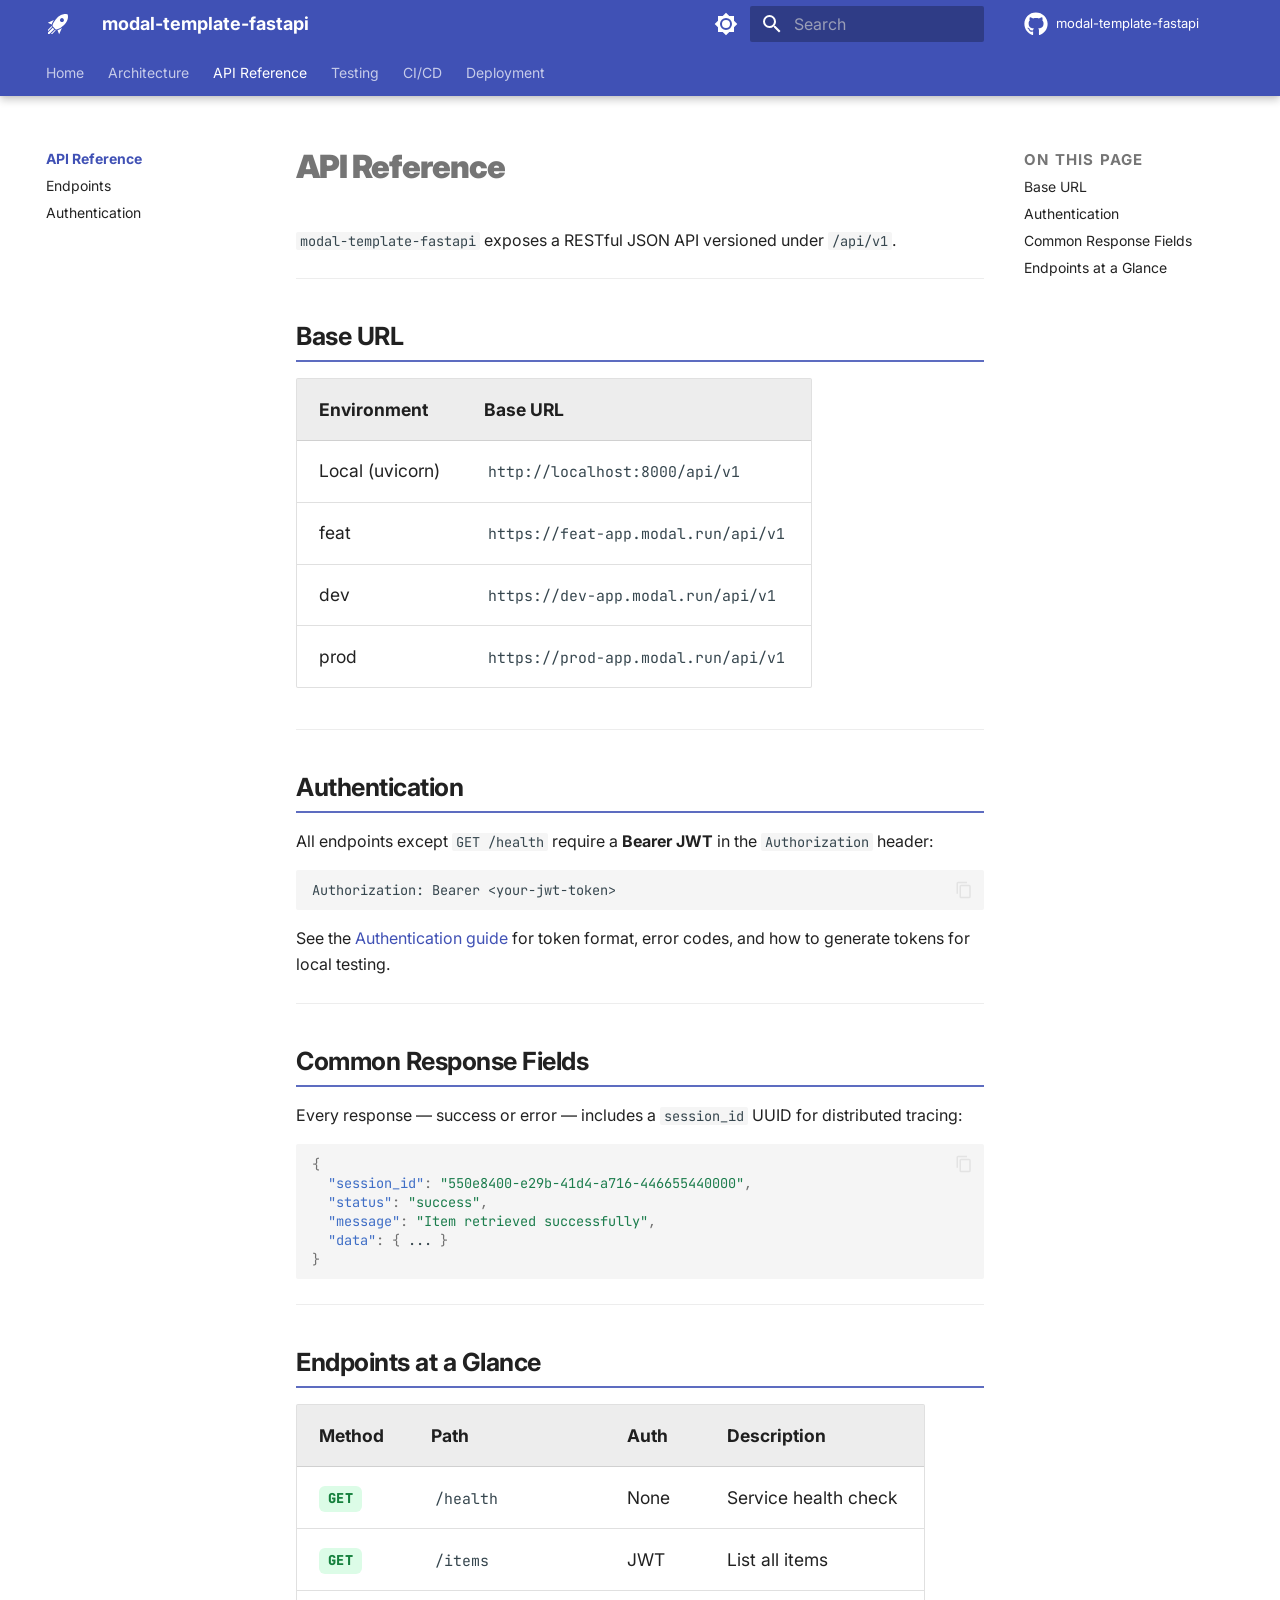
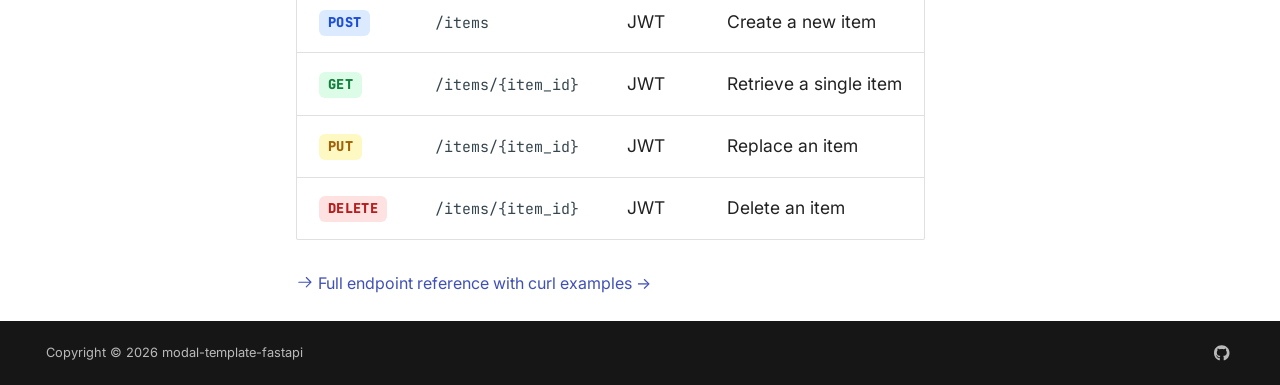
<file: api/index.html>
<!doctype html>
<html lang="en" class="no-js">
  <head>
    
      <meta charset="utf-8">
      <meta name="viewport" content="width=device-width,initial-scale=1">
      
        <meta name="description" content="A production-ready FastAPI template deployed serverlessly on Modal — JWT auth, full CRUD, and automated CI/CD out of the box.">
      
      
      
        <link rel="canonical" href="https://your-org.github.io/modal-template-fastapi/api/">
      
      
        <link rel="prev" href="../architecture/">
      
      
        <link rel="next" href="endpoints/">
      
      
      <link rel="icon" href="../assets/images/favicon.png">
      <meta name="generator" content="mkdocs-1.6.1, mkdocs-material-9.6.15">
    
    
      
        <title>API Reference - modal-template-fastapi</title>
      
    
    
      <link rel="stylesheet" href="../assets/stylesheets/main.342714a4.min.css">
      
        
        <link rel="stylesheet" href="../assets/stylesheets/palette.06af60db.min.css">
      
      


    
    
      
    
    
      
        
        
        <link rel="preconnect" href="https://fonts.gstatic.com" crossorigin>
        <link rel="stylesheet" href="https://fonts.googleapis.com/css?family=Inter:300,300i,400,400i,700,700i%7CJetBrains+Mono:400,400i,700,700i&display=fallback">
        <style>:root{--md-text-font:"Inter";--md-code-font:"JetBrains Mono"}</style>
      
    
    
      <link rel="stylesheet" href="../stylesheets/extra.css">
    
    <script>__md_scope=new URL("..",location),__md_hash=e=>[...e].reduce(((e,_)=>(e<<5)-e+_.charCodeAt(0)),0),__md_get=(e,_=localStorage,t=__md_scope)=>JSON.parse(_.getItem(t.pathname+"."+e)),__md_set=(e,_,t=localStorage,a=__md_scope)=>{try{t.setItem(a.pathname+"."+e,JSON.stringify(_))}catch(e){}}</script>
    
      

    
    
    
  </head>
  
  
    
    
      
    
    
    
    
    <body dir="ltr" data-md-color-scheme="default" data-md-color-primary="indigo" data-md-color-accent="indigo">
  
    
    <input class="md-toggle" data-md-toggle="drawer" type="checkbox" id="__drawer" autocomplete="off">
    <input class="md-toggle" data-md-toggle="search" type="checkbox" id="__search" autocomplete="off">
    <label class="md-overlay" for="__drawer"></label>
    <div data-md-component="skip">
      
        
        <a href="#api-reference" class="md-skip">
          Skip to content
        </a>
      
    </div>
    <div data-md-component="announce">
      
    </div>
    
    
      

  

<header class="md-header md-header--shadow md-header--lifted" data-md-component="header">
  <nav class="md-header__inner md-grid" aria-label="Header">
    <a href=".." title="modal-template-fastapi" class="md-header__button md-logo" aria-label="modal-template-fastapi" data-md-component="logo">
      
  
  <svg xmlns="http://www.w3.org/2000/svg" viewBox="0 0 24 24"><path d="m13.13 22.19-1.63-3.83c1.57-.58 3.04-1.36 4.4-2.27zM5.64 12.5l-3.83-1.63 6.1-2.77C7 9.46 6.22 10.93 5.64 12.5M21.61 2.39S16.66.269 11 5.93c-2.19 2.19-3.5 4.6-4.35 6.71-.28.75-.09 1.57.46 2.13l2.13 2.12c.55.56 1.37.74 2.12.46A19.1 19.1 0 0 0 18.07 13c5.66-5.66 3.54-10.61 3.54-10.61m-7.07 7.07c-.78-.78-.78-2.05 0-2.83s2.05-.78 2.83 0c.77.78.78 2.05 0 2.83s-2.05.78-2.83 0m-5.66 7.07-1.41-1.41zM6.24 22l3.64-3.64c-.34-.09-.67-.24-.97-.45L4.83 22zM2 22h1.41l4.77-4.76-1.42-1.41L2 20.59zm0-2.83 4.09-4.08c-.21-.3-.36-.62-.45-.97L2 17.76z"/></svg>

    </a>
    <label class="md-header__button md-icon" for="__drawer">
      
      <svg xmlns="http://www.w3.org/2000/svg" viewBox="0 0 24 24"><path d="M3 6h18v2H3zm0 5h18v2H3zm0 5h18v2H3z"/></svg>
    </label>
    <div class="md-header__title" data-md-component="header-title">
      <div class="md-header__ellipsis">
        <div class="md-header__topic">
          <span class="md-ellipsis">
            modal-template-fastapi
          </span>
        </div>
        <div class="md-header__topic" data-md-component="header-topic">
          <span class="md-ellipsis">
            
              API Reference
            
          </span>
        </div>
      </div>
    </div>
    
      
        <form class="md-header__option" data-md-component="palette">
  
    
    
    
    <input class="md-option" data-md-color-media="(prefers-color-scheme: light)" data-md-color-scheme="default" data-md-color-primary="indigo" data-md-color-accent="indigo"  aria-label="Switch to dark mode"  type="radio" name="__palette" id="__palette_0">
    
      <label class="md-header__button md-icon" title="Switch to dark mode" for="__palette_1" hidden>
        <svg xmlns="http://www.w3.org/2000/svg" viewBox="0 0 24 24"><path d="M12 8a4 4 0 0 0-4 4 4 4 0 0 0 4 4 4 4 0 0 0 4-4 4 4 0 0 0-4-4m0 10a6 6 0 0 1-6-6 6 6 0 0 1 6-6 6 6 0 0 1 6 6 6 6 0 0 1-6 6m8-9.31V4h-4.69L12 .69 8.69 4H4v4.69L.69 12 4 15.31V20h4.69L12 23.31 15.31 20H20v-4.69L23.31 12z"/></svg>
      </label>
    
  
    
    
    
    <input class="md-option" data-md-color-media="(prefers-color-scheme: dark)" data-md-color-scheme="slate" data-md-color-primary="indigo" data-md-color-accent="indigo"  aria-label="Switch to light mode"  type="radio" name="__palette" id="__palette_1">
    
      <label class="md-header__button md-icon" title="Switch to light mode" for="__palette_0" hidden>
        <svg xmlns="http://www.w3.org/2000/svg" viewBox="0 0 24 24"><path d="M12 18c-.89 0-1.74-.2-2.5-.55C11.56 16.5 13 14.42 13 12s-1.44-4.5-3.5-5.45C10.26 6.2 11.11 6 12 6a6 6 0 0 1 6 6 6 6 0 0 1-6 6m8-9.31V4h-4.69L12 .69 8.69 4H4v4.69L.69 12 4 15.31V20h4.69L12 23.31 15.31 20H20v-4.69L23.31 12z"/></svg>
      </label>
    
  
</form>
      
    
    
      <script>var palette=__md_get("__palette");if(palette&&palette.color){if("(prefers-color-scheme)"===palette.color.media){var media=matchMedia("(prefers-color-scheme: light)"),input=document.querySelector(media.matches?"[data-md-color-media='(prefers-color-scheme: light)']":"[data-md-color-media='(prefers-color-scheme: dark)']");palette.color.media=input.getAttribute("data-md-color-media"),palette.color.scheme=input.getAttribute("data-md-color-scheme"),palette.color.primary=input.getAttribute("data-md-color-primary"),palette.color.accent=input.getAttribute("data-md-color-accent")}for(var[key,value]of Object.entries(palette.color))document.body.setAttribute("data-md-color-"+key,value)}</script>
    
    
    
      
      
        <label class="md-header__button md-icon" for="__search">
          
          <svg xmlns="http://www.w3.org/2000/svg" viewBox="0 0 24 24"><path d="M9.5 3A6.5 6.5 0 0 1 16 9.5c0 1.61-.59 3.09-1.56 4.23l.27.27h.79l5 5-1.5 1.5-5-5v-.79l-.27-.27A6.52 6.52 0 0 1 9.5 16 6.5 6.5 0 0 1 3 9.5 6.5 6.5 0 0 1 9.5 3m0 2C7 5 5 7 5 9.5S7 14 9.5 14 14 12 14 9.5 12 5 9.5 5"/></svg>
        </label>
        <div class="md-search" data-md-component="search" role="dialog">
  <label class="md-search__overlay" for="__search"></label>
  <div class="md-search__inner" role="search">
    <form class="md-search__form" name="search">
      <input type="text" class="md-search__input" name="query" aria-label="Search" placeholder="Search" autocapitalize="off" autocorrect="off" autocomplete="off" spellcheck="false" data-md-component="search-query" required>
      <label class="md-search__icon md-icon" for="__search">
        
        <svg xmlns="http://www.w3.org/2000/svg" viewBox="0 0 24 24"><path d="M9.5 3A6.5 6.5 0 0 1 16 9.5c0 1.61-.59 3.09-1.56 4.23l.27.27h.79l5 5-1.5 1.5-5-5v-.79l-.27-.27A6.52 6.52 0 0 1 9.5 16 6.5 6.5 0 0 1 3 9.5 6.5 6.5 0 0 1 9.5 3m0 2C7 5 5 7 5 9.5S7 14 9.5 14 14 12 14 9.5 12 5 9.5 5"/></svg>
        
        <svg xmlns="http://www.w3.org/2000/svg" viewBox="0 0 24 24"><path d="M20 11v2H8l5.5 5.5-1.42 1.42L4.16 12l7.92-7.92L13.5 5.5 8 11z"/></svg>
      </label>
      <nav class="md-search__options" aria-label="Search">
        
          <a href="javascript:void(0)" class="md-search__icon md-icon" title="Share" aria-label="Share" data-clipboard data-clipboard-text="" data-md-component="search-share" tabindex="-1">
            
            <svg xmlns="http://www.w3.org/2000/svg" viewBox="0 0 24 24"><path d="M18 16.08c-.76 0-1.44.3-1.96.77L8.91 12.7c.05-.23.09-.46.09-.7s-.04-.47-.09-.7l7.05-4.11c.54.5 1.25.81 2.04.81a3 3 0 0 0 3-3 3 3 0 0 0-3-3 3 3 0 0 0-3 3c0 .24.04.47.09.7L8.04 9.81C7.5 9.31 6.79 9 6 9a3 3 0 0 0-3 3 3 3 0 0 0 3 3c.79 0 1.5-.31 2.04-.81l7.12 4.15c-.05.21-.08.43-.08.66 0 1.61 1.31 2.91 2.92 2.91s2.92-1.3 2.92-2.91A2.92 2.92 0 0 0 18 16.08"/></svg>
          </a>
        
        <button type="reset" class="md-search__icon md-icon" title="Clear" aria-label="Clear" tabindex="-1">
          
          <svg xmlns="http://www.w3.org/2000/svg" viewBox="0 0 24 24"><path d="M19 6.41 17.59 5 12 10.59 6.41 5 5 6.41 10.59 12 5 17.59 6.41 19 12 13.41 17.59 19 19 17.59 13.41 12z"/></svg>
        </button>
      </nav>
      
        <div class="md-search__suggest" data-md-component="search-suggest"></div>
      
    </form>
    <div class="md-search__output">
      <div class="md-search__scrollwrap" tabindex="0" data-md-scrollfix>
        <div class="md-search-result" data-md-component="search-result">
          <div class="md-search-result__meta">
            Initializing search
          </div>
          <ol class="md-search-result__list" role="presentation"></ol>
        </div>
      </div>
    </div>
  </div>
</div>
      
    
    
      <div class="md-header__source">
        <a href="https://github.com/your-org/modal-template-fastapi" title="Go to repository" class="md-source" data-md-component="source">
  <div class="md-source__icon md-icon">
    
    <svg xmlns="http://www.w3.org/2000/svg" viewBox="0 0 496 512"><!--! Font Awesome Free 6.7.2 by @fontawesome - https://fontawesome.com License - https://fontawesome.com/license/free (Icons: CC BY 4.0, Fonts: SIL OFL 1.1, Code: MIT License) Copyright 2024 Fonticons, Inc.--><path d="M165.9 397.4c0 2-2.3 3.6-5.2 3.6-3.3.3-5.6-1.3-5.6-3.6 0-2 2.3-3.6 5.2-3.6 3-.3 5.6 1.3 5.6 3.6m-31.1-4.5c-.7 2 1.3 4.3 4.3 4.9 2.6 1 5.6 0 6.2-2s-1.3-4.3-4.3-5.2c-2.6-.7-5.5.3-6.2 2.3m44.2-1.7c-2.9.7-4.9 2.6-4.6 4.9.3 2 2.9 3.3 5.9 2.6 2.9-.7 4.9-2.6 4.6-4.6-.3-1.9-3-3.2-5.9-2.9M244.8 8C106.1 8 0 113.3 0 252c0 110.9 69.8 205.8 169.5 239.2 12.8 2.3 17.3-5.6 17.3-12.1 0-6.2-.3-40.4-.3-61.4 0 0-70 15-84.7-29.8 0 0-11.4-29.1-27.8-36.6 0 0-22.9-15.7 1.6-15.4 0 0 24.9 2 38.6 25.8 21.9 38.6 58.6 27.5 72.9 20.9 2.3-16 8.8-27.1 16-33.7-55.9-6.2-112.3-14.3-112.3-110.5 0-27.5 7.6-41.3 23.6-58.9-2.6-6.5-11.1-33.3 2.6-67.9 20.9-6.5 69 27 69 27 20-5.6 41.5-8.5 62.8-8.5s42.8 2.9 62.8 8.5c0 0 48.1-33.6 69-27 13.7 34.7 5.2 61.4 2.6 67.9 16 17.7 25.8 31.5 25.8 58.9 0 96.5-58.9 104.2-114.8 110.5 9.2 7.9 17 22.9 17 46.4 0 33.7-.3 75.4-.3 83.6 0 6.5 4.6 14.4 17.3 12.1C428.2 457.8 496 362.9 496 252 496 113.3 383.5 8 244.8 8M97.2 352.9c-1.3 1-1 3.3.7 5.2 1.6 1.6 3.9 2.3 5.2 1 1.3-1 1-3.3-.7-5.2-1.6-1.6-3.9-2.3-5.2-1m-10.8-8.1c-.7 1.3.3 2.9 2.3 3.9 1.6 1 3.6.7 4.3-.7.7-1.3-.3-2.9-2.3-3.9-2-.6-3.6-.3-4.3.7m32.4 35.6c-1.6 1.3-1 4.3 1.3 6.2 2.3 2.3 5.2 2.6 6.5 1 1.3-1.3.7-4.3-1.3-6.2-2.2-2.3-5.2-2.6-6.5-1m-11.4-14.7c-1.6 1-1.6 3.6 0 5.9s4.3 3.3 5.6 2.3c1.6-1.3 1.6-3.9 0-6.2-1.4-2.3-4-3.3-5.6-2"/></svg>
  </div>
  <div class="md-source__repository">
    modal-template-fastapi
  </div>
</a>
      </div>
    
  </nav>
  
    
      
<nav class="md-tabs" aria-label="Tabs" data-md-component="tabs">
  <div class="md-grid">
    <ul class="md-tabs__list">
      
        
  
  
  
  
    <li class="md-tabs__item">
      <a href=".." class="md-tabs__link">
        
  
  
    
  
  Home

      </a>
    </li>
  

      
        
  
  
  
  
    <li class="md-tabs__item">
      <a href="../architecture/" class="md-tabs__link">
        
  
  
    
  
  Architecture

      </a>
    </li>
  

      
        
  
  
  
    
  
  
    
    
      <li class="md-tabs__item md-tabs__item--active">
        <a href="./" class="md-tabs__link">
          
  
  
    
  
  API Reference

        </a>
      </li>
    
  

      
        
  
  
  
  
    <li class="md-tabs__item">
      <a href="../testing/" class="md-tabs__link">
        
  
  
    
  
  Testing

      </a>
    </li>
  

      
        
  
  
  
  
    <li class="md-tabs__item">
      <a href="../cicd/" class="md-tabs__link">
        
  
  
    
  
  CI/CD

      </a>
    </li>
  

      
        
  
  
  
  
    <li class="md-tabs__item">
      <a href="../deployment/" class="md-tabs__link">
        
  
  
    
  
  Deployment

      </a>
    </li>
  

      
    </ul>
  </div>
</nav>
    
  
</header>
    
    <div class="md-container" data-md-component="container">
      
      
        
      
      <main class="md-main" data-md-component="main">
        <div class="md-main__inner md-grid">
          
            
              
              <div class="md-sidebar md-sidebar--primary" data-md-component="sidebar" data-md-type="navigation" >
                <div class="md-sidebar__scrollwrap">
                  <div class="md-sidebar__inner">
                    


  


<nav class="md-nav md-nav--primary md-nav--lifted" aria-label="Navigation" data-md-level="0">
  <label class="md-nav__title" for="__drawer">
    <a href=".." title="modal-template-fastapi" class="md-nav__button md-logo" aria-label="modal-template-fastapi" data-md-component="logo">
      
  
  <svg xmlns="http://www.w3.org/2000/svg" viewBox="0 0 24 24"><path d="m13.13 22.19-1.63-3.83c1.57-.58 3.04-1.36 4.4-2.27zM5.64 12.5l-3.83-1.63 6.1-2.77C7 9.46 6.22 10.93 5.64 12.5M21.61 2.39S16.66.269 11 5.93c-2.19 2.19-3.5 4.6-4.35 6.71-.28.75-.09 1.57.46 2.13l2.13 2.12c.55.56 1.37.74 2.12.46A19.1 19.1 0 0 0 18.07 13c5.66-5.66 3.54-10.61 3.54-10.61m-7.07 7.07c-.78-.78-.78-2.05 0-2.83s2.05-.78 2.83 0c.77.78.78 2.05 0 2.83s-2.05.78-2.83 0m-5.66 7.07-1.41-1.41zM6.24 22l3.64-3.64c-.34-.09-.67-.24-.97-.45L4.83 22zM2 22h1.41l4.77-4.76-1.42-1.41L2 20.59zm0-2.83 4.09-4.08c-.21-.3-.36-.62-.45-.97L2 17.76z"/></svg>

    </a>
    modal-template-fastapi
  </label>
  
    <div class="md-nav__source">
      <a href="https://github.com/your-org/modal-template-fastapi" title="Go to repository" class="md-source" data-md-component="source">
  <div class="md-source__icon md-icon">
    
    <svg xmlns="http://www.w3.org/2000/svg" viewBox="0 0 496 512"><!--! Font Awesome Free 6.7.2 by @fontawesome - https://fontawesome.com License - https://fontawesome.com/license/free (Icons: CC BY 4.0, Fonts: SIL OFL 1.1, Code: MIT License) Copyright 2024 Fonticons, Inc.--><path d="M165.9 397.4c0 2-2.3 3.6-5.2 3.6-3.3.3-5.6-1.3-5.6-3.6 0-2 2.3-3.6 5.2-3.6 3-.3 5.6 1.3 5.6 3.6m-31.1-4.5c-.7 2 1.3 4.3 4.3 4.9 2.6 1 5.6 0 6.2-2s-1.3-4.3-4.3-5.2c-2.6-.7-5.5.3-6.2 2.3m44.2-1.7c-2.9.7-4.9 2.6-4.6 4.9.3 2 2.9 3.3 5.9 2.6 2.9-.7 4.9-2.6 4.6-4.6-.3-1.9-3-3.2-5.9-2.9M244.8 8C106.1 8 0 113.3 0 252c0 110.9 69.8 205.8 169.5 239.2 12.8 2.3 17.3-5.6 17.3-12.1 0-6.2-.3-40.4-.3-61.4 0 0-70 15-84.7-29.8 0 0-11.4-29.1-27.8-36.6 0 0-22.9-15.7 1.6-15.4 0 0 24.9 2 38.6 25.8 21.9 38.6 58.6 27.5 72.9 20.9 2.3-16 8.8-27.1 16-33.7-55.9-6.2-112.3-14.3-112.3-110.5 0-27.5 7.6-41.3 23.6-58.9-2.6-6.5-11.1-33.3 2.6-67.9 20.9-6.5 69 27 69 27 20-5.6 41.5-8.5 62.8-8.5s42.8 2.9 62.8 8.5c0 0 48.1-33.6 69-27 13.7 34.7 5.2 61.4 2.6 67.9 16 17.7 25.8 31.5 25.8 58.9 0 96.5-58.9 104.2-114.8 110.5 9.2 7.9 17 22.9 17 46.4 0 33.7-.3 75.4-.3 83.6 0 6.5 4.6 14.4 17.3 12.1C428.2 457.8 496 362.9 496 252 496 113.3 383.5 8 244.8 8M97.2 352.9c-1.3 1-1 3.3.7 5.2 1.6 1.6 3.9 2.3 5.2 1 1.3-1 1-3.3-.7-5.2-1.6-1.6-3.9-2.3-5.2-1m-10.8-8.1c-.7 1.3.3 2.9 2.3 3.9 1.6 1 3.6.7 4.3-.7.7-1.3-.3-2.9-2.3-3.9-2-.6-3.6-.3-4.3.7m32.4 35.6c-1.6 1.3-1 4.3 1.3 6.2 2.3 2.3 5.2 2.6 6.5 1 1.3-1.3.7-4.3-1.3-6.2-2.2-2.3-5.2-2.6-6.5-1m-11.4-14.7c-1.6 1-1.6 3.6 0 5.9s4.3 3.3 5.6 2.3c1.6-1.3 1.6-3.9 0-6.2-1.4-2.3-4-3.3-5.6-2"/></svg>
  </div>
  <div class="md-source__repository">
    modal-template-fastapi
  </div>
</a>
    </div>
  
  <ul class="md-nav__list" data-md-scrollfix>
    
      
      
  
  
  
  
    <li class="md-nav__item">
      <a href=".." class="md-nav__link">
        
  
  
  <span class="md-ellipsis">
    Home
    
  </span>
  

      </a>
    </li>
  

    
      
      
  
  
  
  
    <li class="md-nav__item">
      <a href="../architecture/" class="md-nav__link">
        
  
  
  <span class="md-ellipsis">
    Architecture
    
  </span>
  

      </a>
    </li>
  

    
      
      
  
  
    
  
  
  
    
    
      
        
          
        
      
        
      
        
      
    
    
    
      
        
        
      
      
        
      
    
    
    <li class="md-nav__item md-nav__item--active md-nav__item--section md-nav__item--nested">
      
        
        
        <input class="md-nav__toggle md-toggle " type="checkbox" id="__nav_3" checked>
        
          
          <div class="md-nav__link md-nav__container">
            <a href="./" class="md-nav__link md-nav__link--active">
              
  
  
  <span class="md-ellipsis">
    API Reference
    
  </span>
  

            </a>
            
              
              <label class="md-nav__link md-nav__link--active" for="__nav_3" id="__nav_3_label" tabindex="">
                <span class="md-nav__icon md-icon"></span>
              </label>
            
          </div>
        
        <nav class="md-nav" data-md-level="1" aria-labelledby="__nav_3_label" aria-expanded="true">
          <label class="md-nav__title" for="__nav_3">
            <span class="md-nav__icon md-icon"></span>
            API Reference
          </label>
          <ul class="md-nav__list" data-md-scrollfix>
            
              
            
              
                
  
  
  
  
    <li class="md-nav__item">
      <a href="endpoints/" class="md-nav__link">
        
  
  
  <span class="md-ellipsis">
    Endpoints
    
  </span>
  

      </a>
    </li>
  

              
            
              
                
  
  
  
  
    <li class="md-nav__item">
      <a href="auth/" class="md-nav__link">
        
  
  
  <span class="md-ellipsis">
    Authentication
    
  </span>
  

      </a>
    </li>
  

              
            
          </ul>
        </nav>
      
    </li>
  

    
      
      
  
  
  
  
    <li class="md-nav__item">
      <a href="../testing/" class="md-nav__link">
        
  
  
  <span class="md-ellipsis">
    Testing
    
  </span>
  

      </a>
    </li>
  

    
      
      
  
  
  
  
    <li class="md-nav__item">
      <a href="../cicd/" class="md-nav__link">
        
  
  
  <span class="md-ellipsis">
    CI/CD
    
  </span>
  

      </a>
    </li>
  

    
      
      
  
  
  
  
    <li class="md-nav__item">
      <a href="../deployment/" class="md-nav__link">
        
  
  
  <span class="md-ellipsis">
    Deployment
    
  </span>
  

      </a>
    </li>
  

    
  </ul>
</nav>
                  </div>
                </div>
              </div>
            
            
              
              <div class="md-sidebar md-sidebar--secondary" data-md-component="sidebar" data-md-type="toc" >
                <div class="md-sidebar__scrollwrap">
                  <div class="md-sidebar__inner">
                    

  

<nav class="md-nav md-nav--secondary" aria-label="On this page">
  
  
  
    
  
  
    <label class="md-nav__title" for="__toc">
      <span class="md-nav__icon md-icon"></span>
      On this page
    </label>
    <ul class="md-nav__list" data-md-component="toc" data-md-scrollfix>
      
        <li class="md-nav__item">
  <a href="#base-url" class="md-nav__link">
    <span class="md-ellipsis">
      Base URL
    </span>
  </a>
  
</li>
      
        <li class="md-nav__item">
  <a href="#authentication" class="md-nav__link">
    <span class="md-ellipsis">
      Authentication
    </span>
  </a>
  
</li>
      
        <li class="md-nav__item">
  <a href="#common-response-fields" class="md-nav__link">
    <span class="md-ellipsis">
      Common Response Fields
    </span>
  </a>
  
</li>
      
        <li class="md-nav__item">
  <a href="#endpoints-at-a-glance" class="md-nav__link">
    <span class="md-ellipsis">
      Endpoints at a Glance
    </span>
  </a>
  
</li>
      
    </ul>
  
</nav>
                  </div>
                </div>
              </div>
            
          
          
            <div class="md-content" data-md-component="content">
              <article class="md-content__inner md-typeset">
                
                  


  
  


<h1 id="api-reference">API Reference<a class="headerlink" href="#api-reference" title="Permanent link">&para;</a></h1>
<p><code>modal-template-fastapi</code> exposes a RESTful JSON API versioned under <code>/api/v1</code>.</p>
<hr />
<h2 id="base-url">Base URL<a class="headerlink" href="#base-url" title="Permanent link">&para;</a></h2>
<table>
<thead>
<tr>
<th>Environment</th>
<th>Base URL</th>
</tr>
</thead>
<tbody>
<tr>
<td>Local (uvicorn)</td>
<td><code>http://localhost:8000/api/v1</code></td>
</tr>
<tr>
<td>feat</td>
<td><code>https://feat-app.modal.run/api/v1</code></td>
</tr>
<tr>
<td>dev</td>
<td><code>https://dev-app.modal.run/api/v1</code></td>
</tr>
<tr>
<td>prod</td>
<td><code>https://prod-app.modal.run/api/v1</code></td>
</tr>
</tbody>
</table>
<hr />
<h2 id="authentication">Authentication<a class="headerlink" href="#authentication" title="Permanent link">&para;</a></h2>
<p>All endpoints except <code>GET /health</code> require a <strong>Bearer JWT</strong> in the <code>Authorization</code> header:</p>
<div class="language-text highlight"><pre><span></span><code><span id="__span-0-1"><a id="__codelineno-0-1" name="__codelineno-0-1" href="#__codelineno-0-1"></a>Authorization: Bearer &lt;your-jwt-token&gt;
</span></code></pre></div>
<p>See the <a href="auth/">Authentication guide</a> for token format, error codes, and how to generate tokens for local testing.</p>
<hr />
<h2 id="common-response-fields">Common Response Fields<a class="headerlink" href="#common-response-fields" title="Permanent link">&para;</a></h2>
<p>Every response — success or error — includes a <code>session_id</code> UUID for distributed tracing:</p>
<div class="language-json highlight"><pre><span></span><code><span id="__span-1-1"><a id="__codelineno-1-1" name="__codelineno-1-1" href="#__codelineno-1-1"></a><span class="p">{</span>
</span><span id="__span-1-2"><a id="__codelineno-1-2" name="__codelineno-1-2" href="#__codelineno-1-2"></a><span class="w">  </span><span class="nt">&quot;session_id&quot;</span><span class="p">:</span><span class="w"> </span><span class="s2">&quot;550e8400-e29b-41d4-a716-446655440000&quot;</span><span class="p">,</span>
</span><span id="__span-1-3"><a id="__codelineno-1-3" name="__codelineno-1-3" href="#__codelineno-1-3"></a><span class="w">  </span><span class="nt">&quot;status&quot;</span><span class="p">:</span><span class="w"> </span><span class="s2">&quot;success&quot;</span><span class="p">,</span>
</span><span id="__span-1-4"><a id="__codelineno-1-4" name="__codelineno-1-4" href="#__codelineno-1-4"></a><span class="w">  </span><span class="nt">&quot;message&quot;</span><span class="p">:</span><span class="w"> </span><span class="s2">&quot;Item retrieved successfully&quot;</span><span class="p">,</span>
</span><span id="__span-1-5"><a id="__codelineno-1-5" name="__codelineno-1-5" href="#__codelineno-1-5"></a><span class="w">  </span><span class="nt">&quot;data&quot;</span><span class="p">:</span><span class="w"> </span><span class="p">{</span><span class="w"> </span><span class="err">...</span><span class="w"> </span><span class="p">}</span>
</span><span id="__span-1-6"><a id="__codelineno-1-6" name="__codelineno-1-6" href="#__codelineno-1-6"></a><span class="p">}</span>
</span></code></pre></div>
<hr />
<h2 id="endpoints-at-a-glance">Endpoints at a Glance<a class="headerlink" href="#endpoints-at-a-glance" title="Permanent link">&para;</a></h2>
<table>
<thead>
<tr>
<th>Method</th>
<th>Path</th>
<th>Auth</th>
<th>Description</th>
</tr>
</thead>
<tbody>
<tr>
<td><span class="method-get">GET</span></td>
<td><code>/health</code></td>
<td>None</td>
<td>Service health check</td>
</tr>
<tr>
<td><span class="method-get">GET</span></td>
<td><code>/items</code></td>
<td>JWT</td>
<td>List all items</td>
</tr>
<tr>
<td><span class="method-post">POST</span></td>
<td><code>/items</code></td>
<td>JWT</td>
<td>Create a new item</td>
</tr>
<tr>
<td><span class="method-get">GET</span></td>
<td><code>/items/{item_id}</code></td>
<td>JWT</td>
<td>Retrieve a single item</td>
</tr>
<tr>
<td><span class="method-put">PUT</span></td>
<td><code>/items/{item_id}</code></td>
<td>JWT</td>
<td>Replace an item</td>
</tr>
<tr>
<td><span class="method-delete">DELETE</span></td>
<td><code>/items/{item_id}</code></td>
<td>JWT</td>
<td>Delete an item</td>
</tr>
</tbody>
</table>
<p><a href="endpoints/"><span class="twemoji"><svg xmlns="http://www.w3.org/2000/svg" viewBox="0 0 24 24"><path d="M13.22 19.03a.75.75 0 0 1 0-1.06L18.19 13H3.75a.75.75 0 0 1 0-1.5h14.44l-4.97-4.97a.749.749 0 0 1 .326-1.275.75.75 0 0 1 .734.215l6.25 6.25a.75.75 0 0 1 0 1.06l-6.25 6.25a.75.75 0 0 1-1.06 0"/></svg></span> Full endpoint reference with curl examples →</a></p>












                
              </article>
            </div>
          
          
  <script>var tabs=__md_get("__tabs");if(Array.isArray(tabs))e:for(var set of document.querySelectorAll(".tabbed-set")){var labels=set.querySelector(".tabbed-labels");for(var tab of tabs)for(var label of labels.getElementsByTagName("label"))if(label.innerText.trim()===tab){var input=document.getElementById(label.htmlFor);input.checked=!0;continue e}}</script>

<script>var target=document.getElementById(location.hash.slice(1));target&&target.name&&(target.checked=target.name.startsWith("__tabbed_"))</script>
        </div>
        
          <button type="button" class="md-top md-icon" data-md-component="top" hidden>
  
  <svg xmlns="http://www.w3.org/2000/svg" viewBox="0 0 24 24"><path d="M13 20h-2V8l-5.5 5.5-1.42-1.42L12 4.16l7.92 7.92-1.42 1.42L13 8z"/></svg>
  Back to top
</button>
        
      </main>
      
        <footer class="md-footer">
  
  <div class="md-footer-meta md-typeset">
    <div class="md-footer-meta__inner md-grid">
      <div class="md-copyright">
  
    <div class="md-copyright__highlight">
      Copyright &copy; 2026 modal-template-fastapi
    </div>
  
  
</div>
      
        <div class="md-social">
  
    
    
    
    
    <a href="https://github.com/your-org/modal-template-fastapi" target="_blank" rel="noopener" title="GitHub" class="md-social__link">
      <svg xmlns="http://www.w3.org/2000/svg" viewBox="0 0 496 512"><!--! Font Awesome Free 6.7.2 by @fontawesome - https://fontawesome.com License - https://fontawesome.com/license/free (Icons: CC BY 4.0, Fonts: SIL OFL 1.1, Code: MIT License) Copyright 2024 Fonticons, Inc.--><path d="M165.9 397.4c0 2-2.3 3.6-5.2 3.6-3.3.3-5.6-1.3-5.6-3.6 0-2 2.3-3.6 5.2-3.6 3-.3 5.6 1.3 5.6 3.6m-31.1-4.5c-.7 2 1.3 4.3 4.3 4.9 2.6 1 5.6 0 6.2-2s-1.3-4.3-4.3-5.2c-2.6-.7-5.5.3-6.2 2.3m44.2-1.7c-2.9.7-4.9 2.6-4.6 4.9.3 2 2.9 3.3 5.9 2.6 2.9-.7 4.9-2.6 4.6-4.6-.3-1.9-3-3.2-5.9-2.9M244.8 8C106.1 8 0 113.3 0 252c0 110.9 69.8 205.8 169.5 239.2 12.8 2.3 17.3-5.6 17.3-12.1 0-6.2-.3-40.4-.3-61.4 0 0-70 15-84.7-29.8 0 0-11.4-29.1-27.8-36.6 0 0-22.9-15.7 1.6-15.4 0 0 24.9 2 38.6 25.8 21.9 38.6 58.6 27.5 72.9 20.9 2.3-16 8.8-27.1 16-33.7-55.9-6.2-112.3-14.3-112.3-110.5 0-27.5 7.6-41.3 23.6-58.9-2.6-6.5-11.1-33.3 2.6-67.9 20.9-6.5 69 27 69 27 20-5.6 41.5-8.5 62.8-8.5s42.8 2.9 62.8 8.5c0 0 48.1-33.6 69-27 13.7 34.7 5.2 61.4 2.6 67.9 16 17.7 25.8 31.5 25.8 58.9 0 96.5-58.9 104.2-114.8 110.5 9.2 7.9 17 22.9 17 46.4 0 33.7-.3 75.4-.3 83.6 0 6.5 4.6 14.4 17.3 12.1C428.2 457.8 496 362.9 496 252 496 113.3 383.5 8 244.8 8M97.2 352.9c-1.3 1-1 3.3.7 5.2 1.6 1.6 3.9 2.3 5.2 1 1.3-1 1-3.3-.7-5.2-1.6-1.6-3.9-2.3-5.2-1m-10.8-8.1c-.7 1.3.3 2.9 2.3 3.9 1.6 1 3.6.7 4.3-.7.7-1.3-.3-2.9-2.3-3.9-2-.6-3.6-.3-4.3.7m32.4 35.6c-1.6 1.3-1 4.3 1.3 6.2 2.3 2.3 5.2 2.6 6.5 1 1.3-1.3.7-4.3-1.3-6.2-2.2-2.3-5.2-2.6-6.5-1m-11.4-14.7c-1.6 1-1.6 3.6 0 5.9s4.3 3.3 5.6 2.3c1.6-1.3 1.6-3.9 0-6.2-1.4-2.3-4-3.3-5.6-2"/></svg>
    </a>
  
</div>
      
    </div>
  </div>
</footer>
      
    </div>
    <div class="md-dialog" data-md-component="dialog">
      <div class="md-dialog__inner md-typeset"></div>
    </div>
    
      <div class="md-progress" data-md-component="progress" role="progressbar"></div>
    
    
    
      
      <script id="__config" type="application/json">{"base": "..", "features": ["navigation.tabs", "navigation.tabs.sticky", "navigation.sections", "navigation.instant", "navigation.instant.progress", "navigation.tracking", "navigation.top", "navigation.indexes", "toc.follow", "search.suggest", "search.highlight", "search.share", "content.code.copy", "content.code.annotate", "content.tabs.link", "content.tooltips", "announce.dismiss"], "search": "../assets/javascripts/workers/search.d50fe291.min.js", "tags": null, "translations": {"clipboard.copied": "Copied to clipboard", "clipboard.copy": "Copy to clipboard", "search.result.more.one": "1 more on this page", "search.result.more.other": "# more on this page", "search.result.none": "No matching documents", "search.result.one": "1 matching document", "search.result.other": "# matching documents", "search.result.placeholder": "Type to start searching", "search.result.term.missing": "Missing", "select.version": "Select version"}, "version": null}</script>
    
    
      <script src="../assets/javascripts/bundle.56ea9cef.min.js"></script>
      
    
  </body>
</html>
</file>
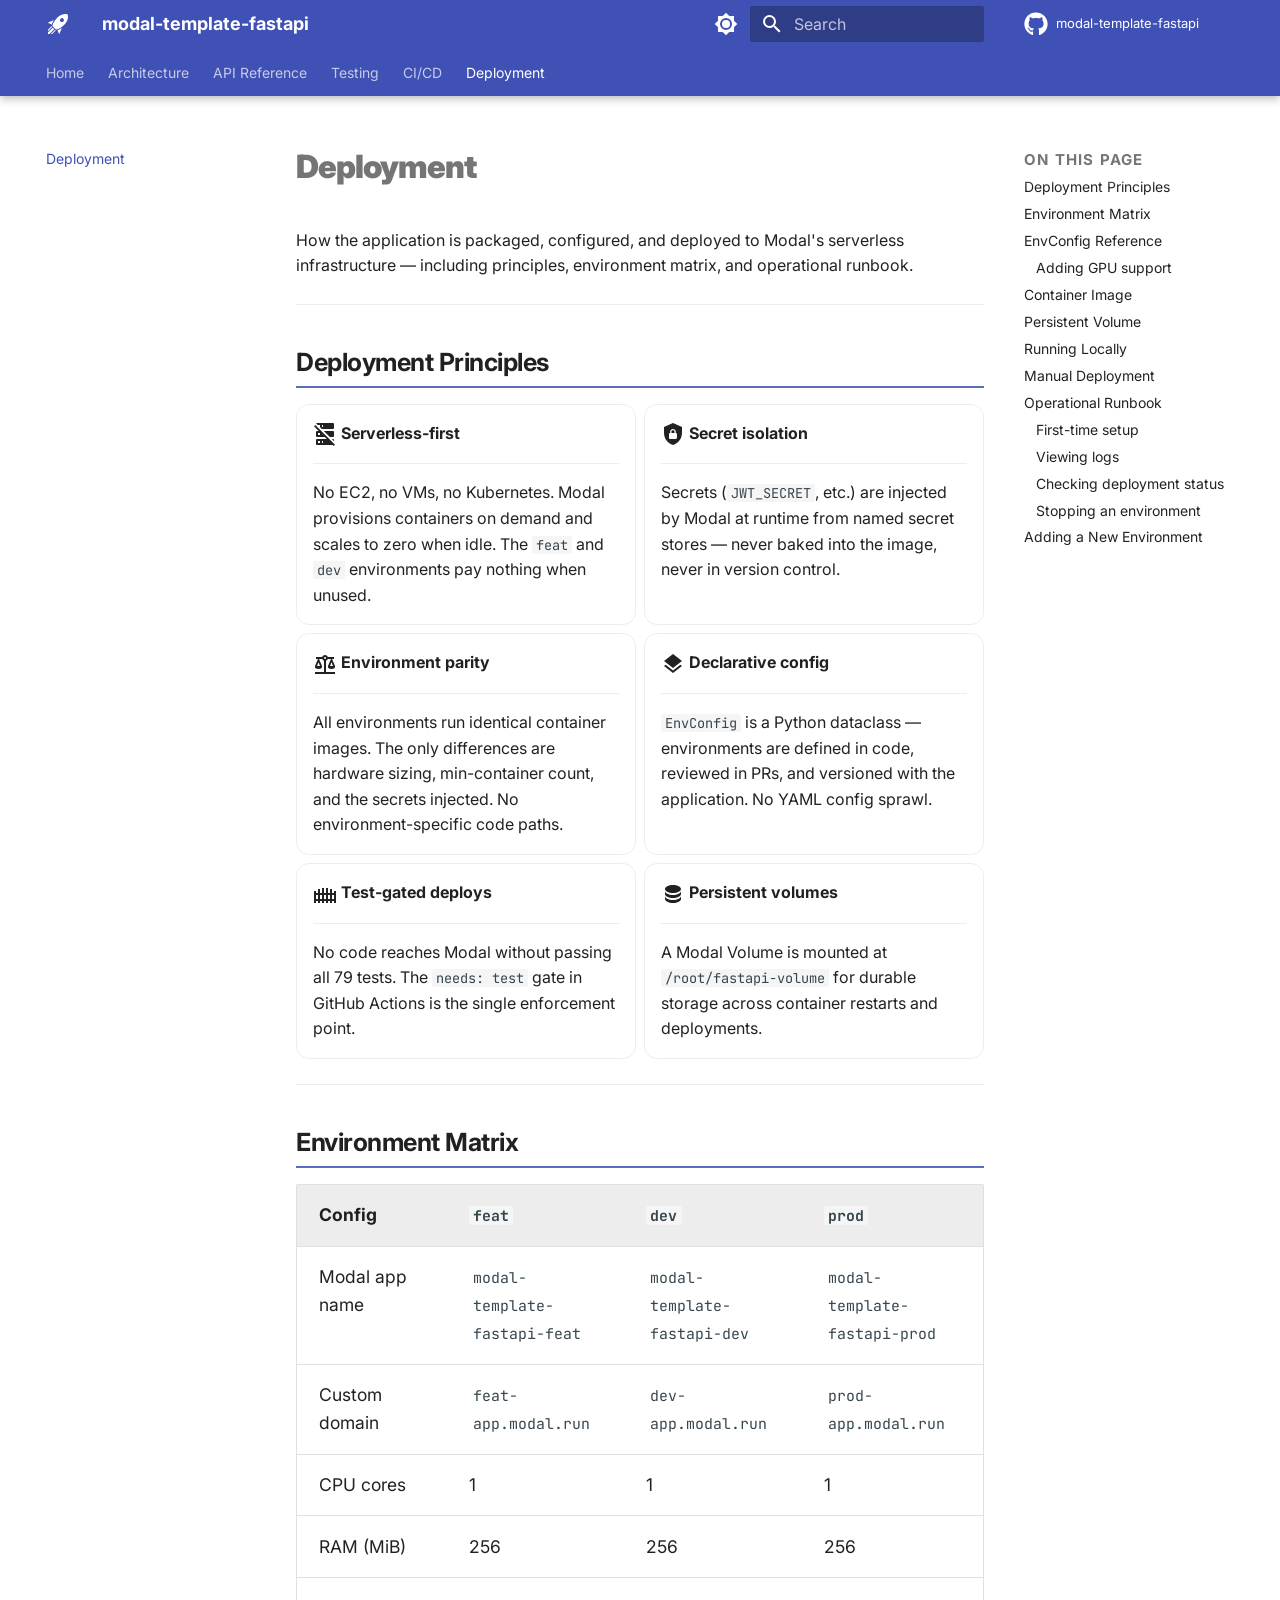
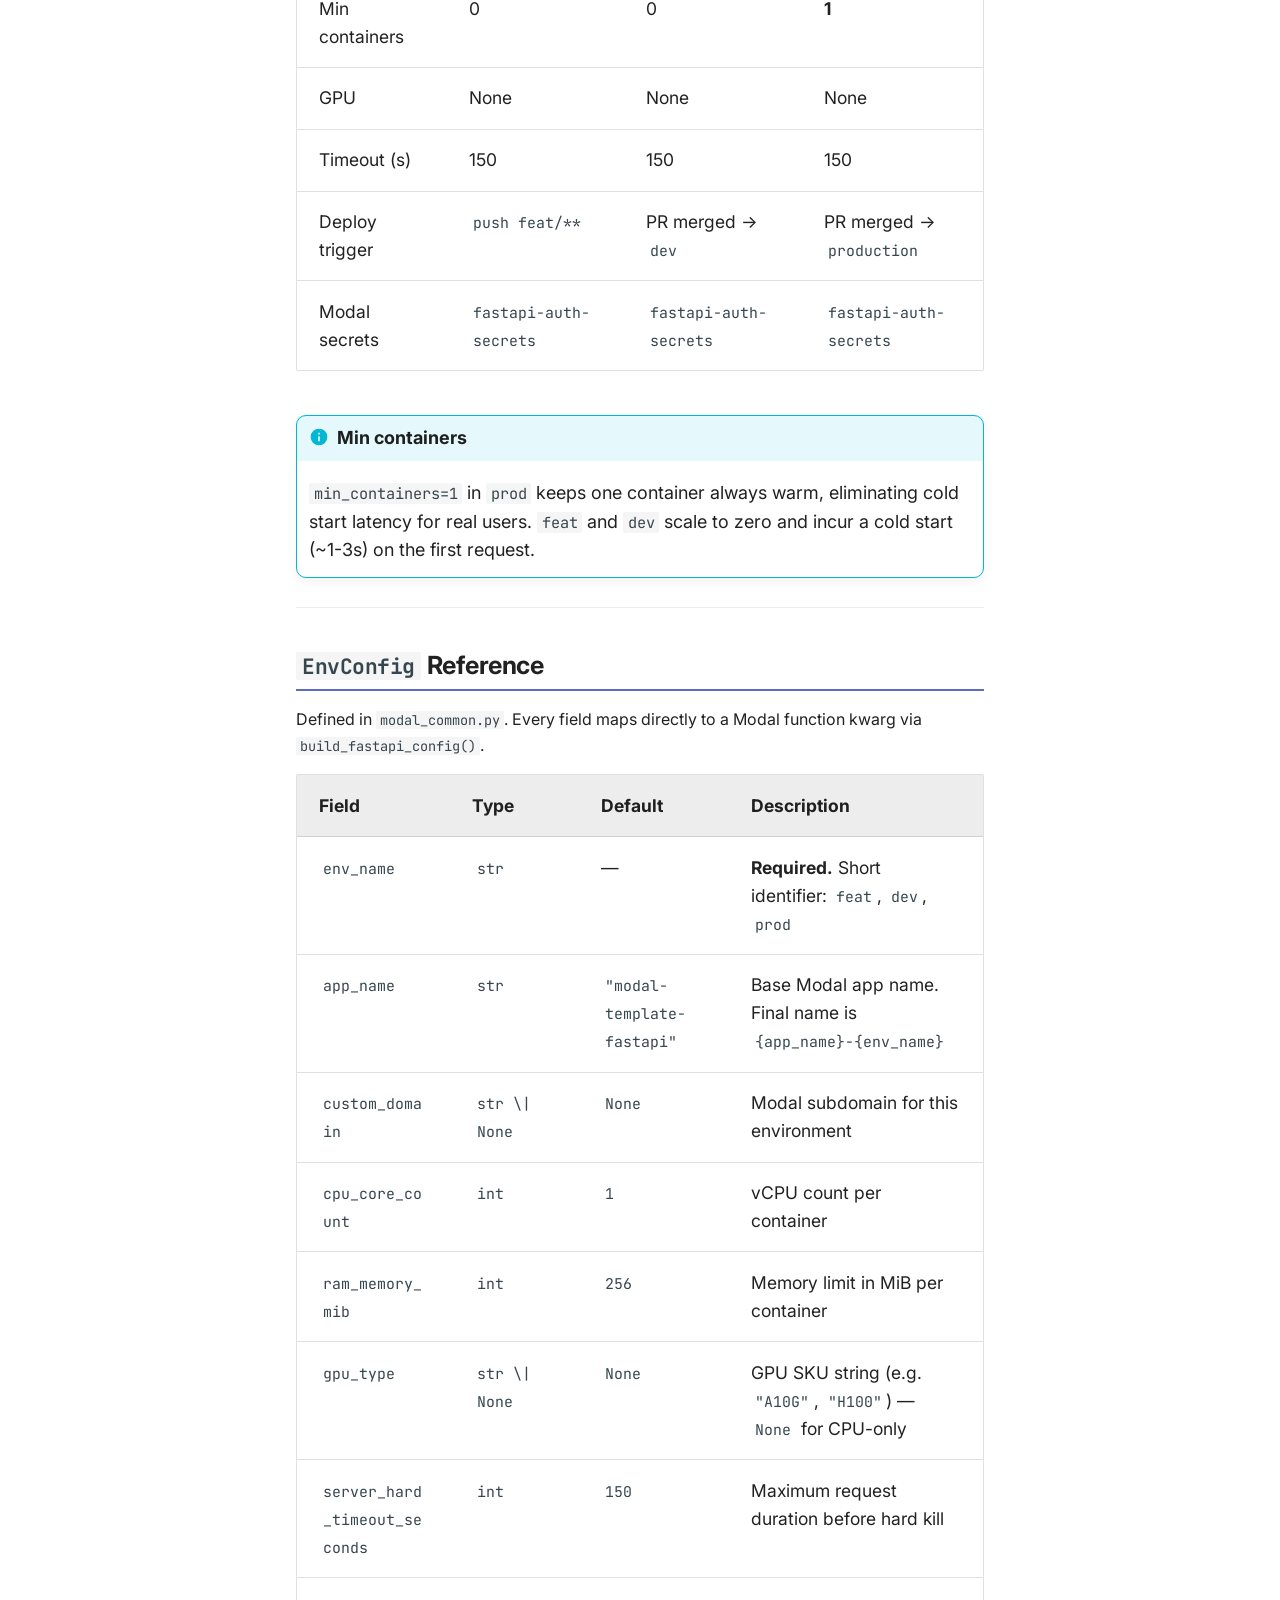
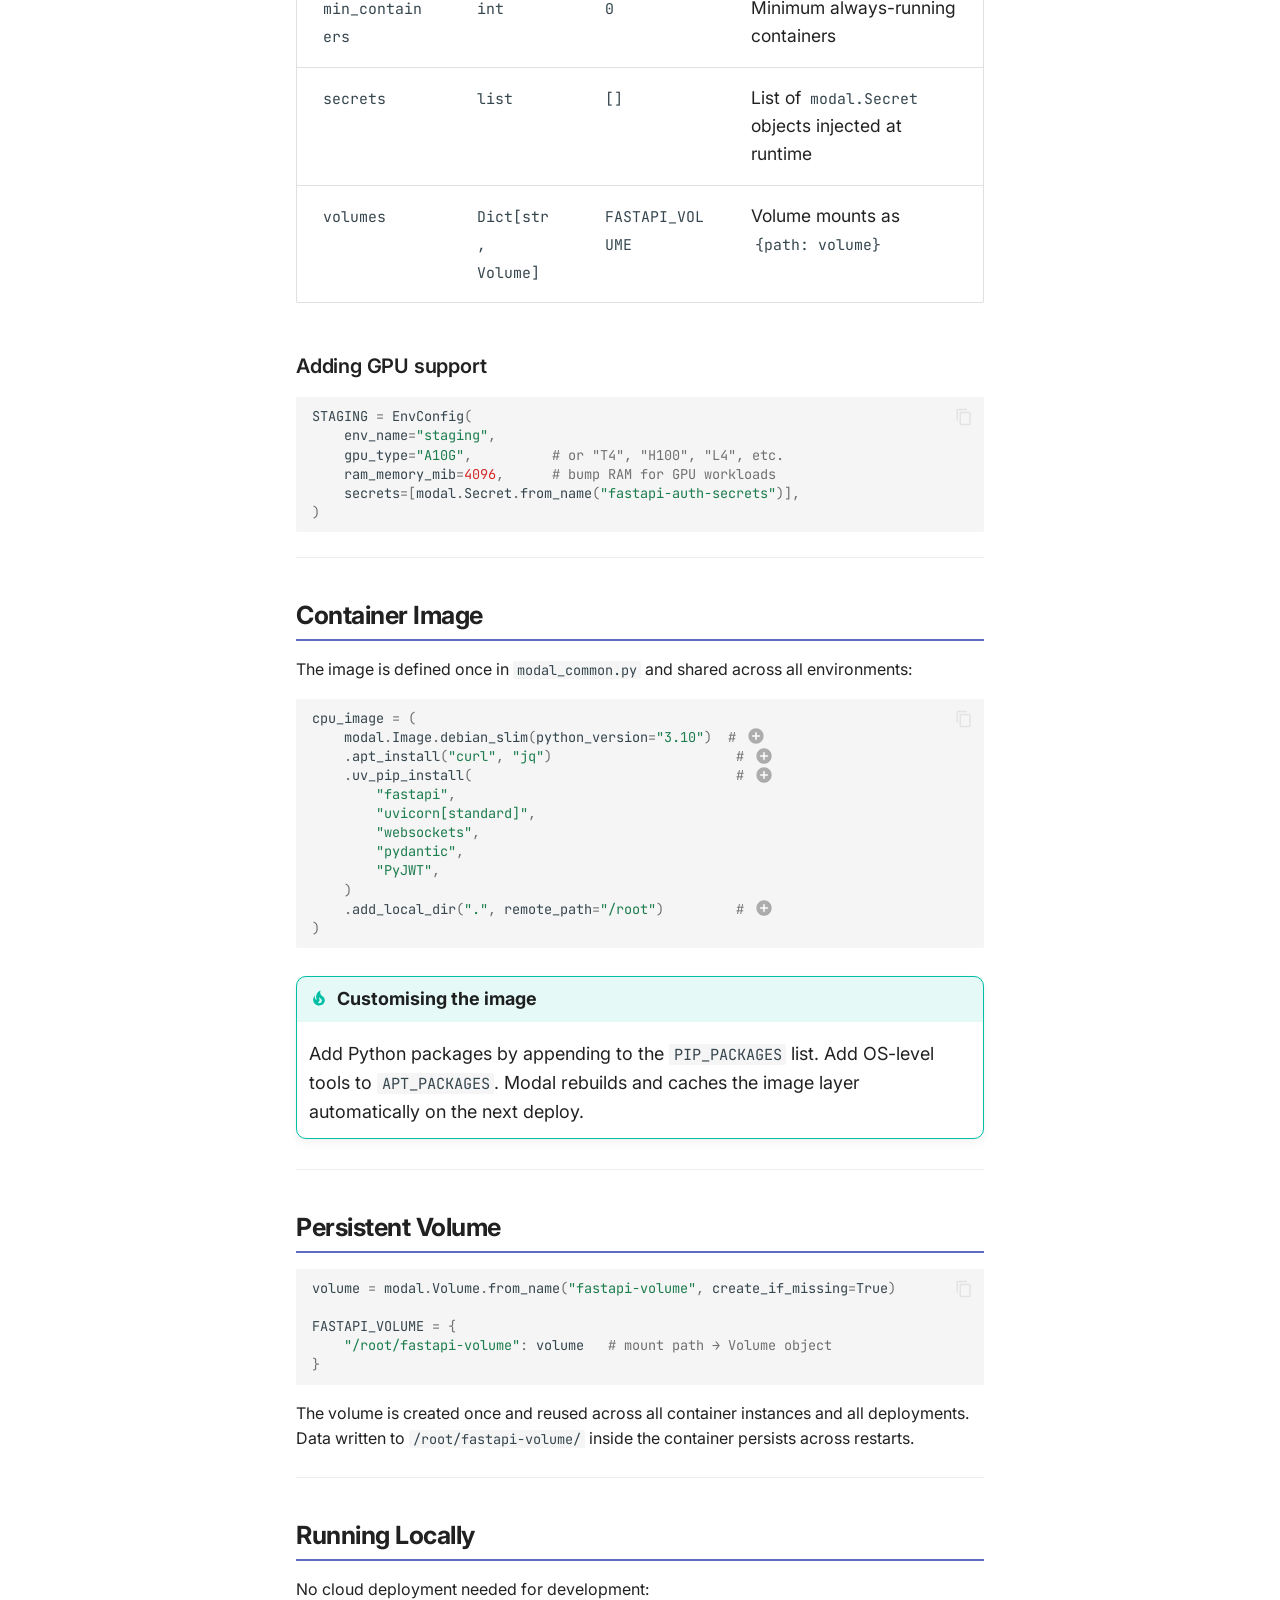
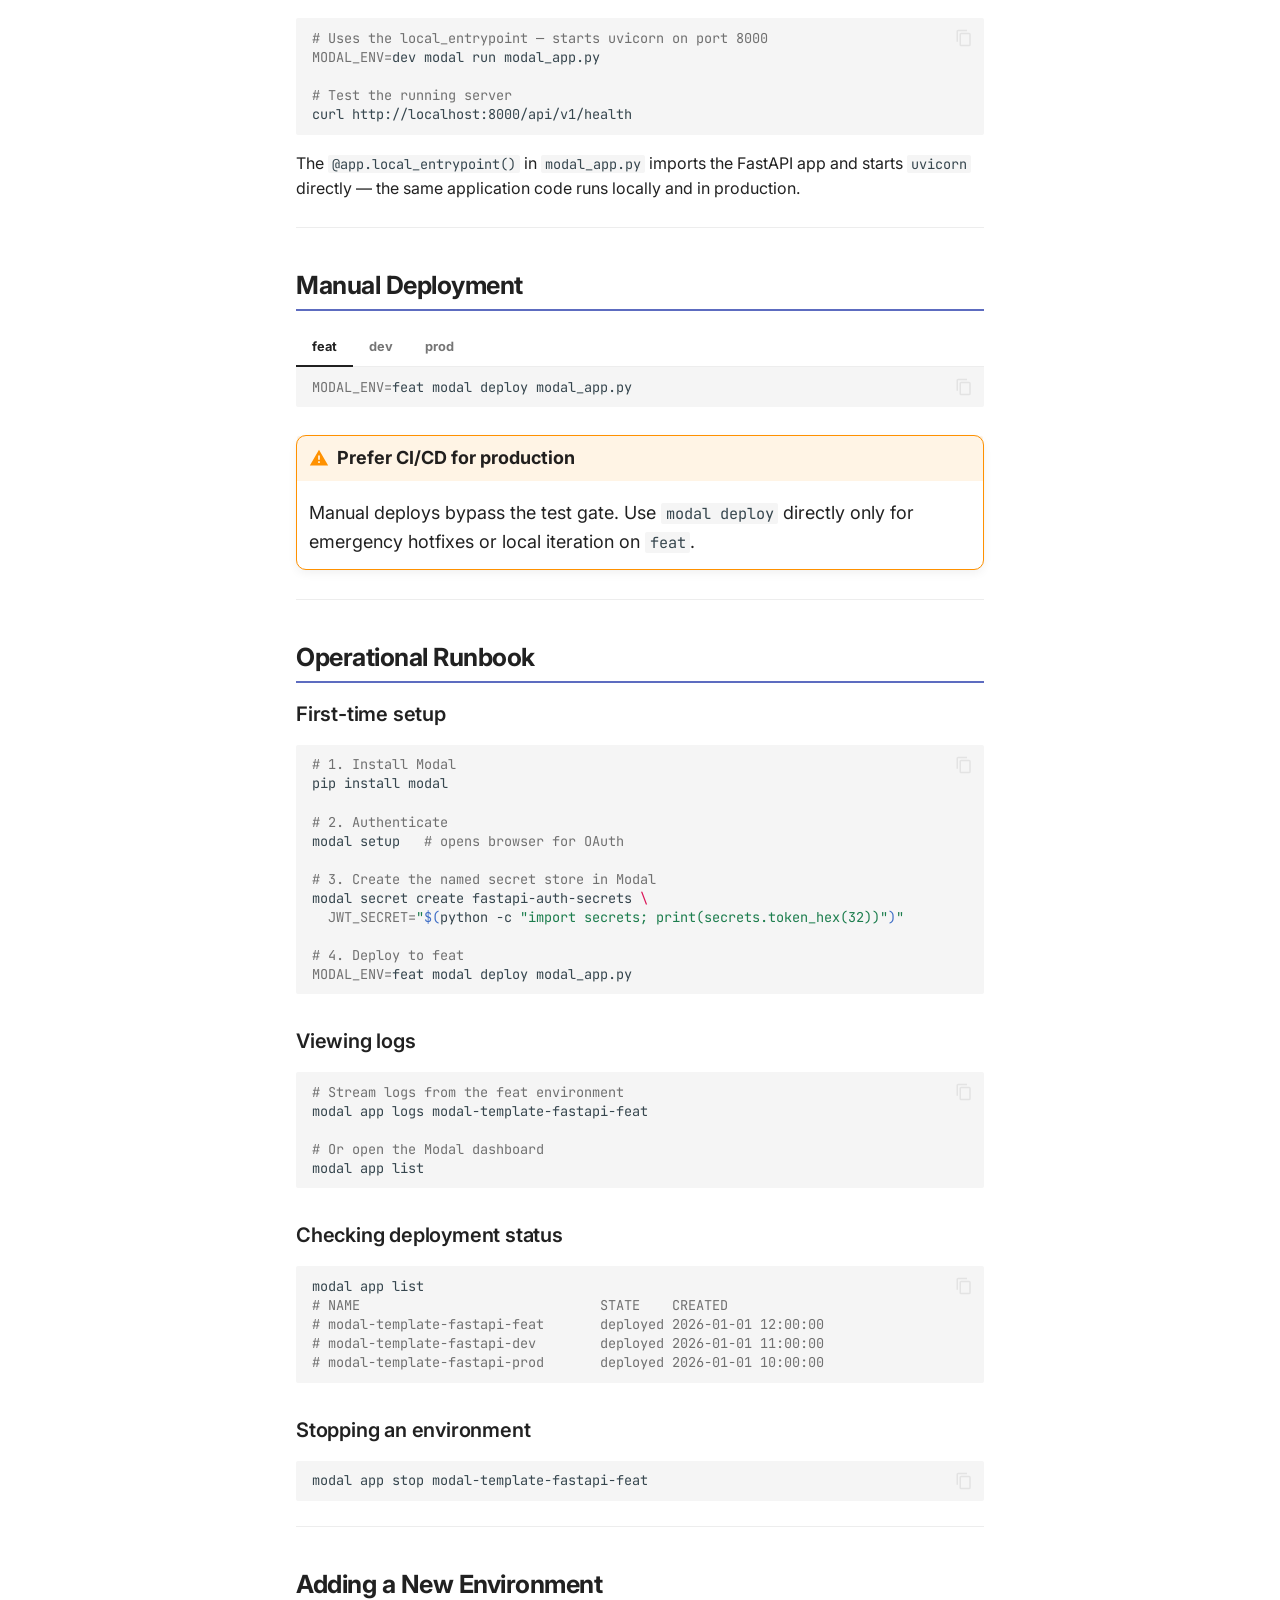
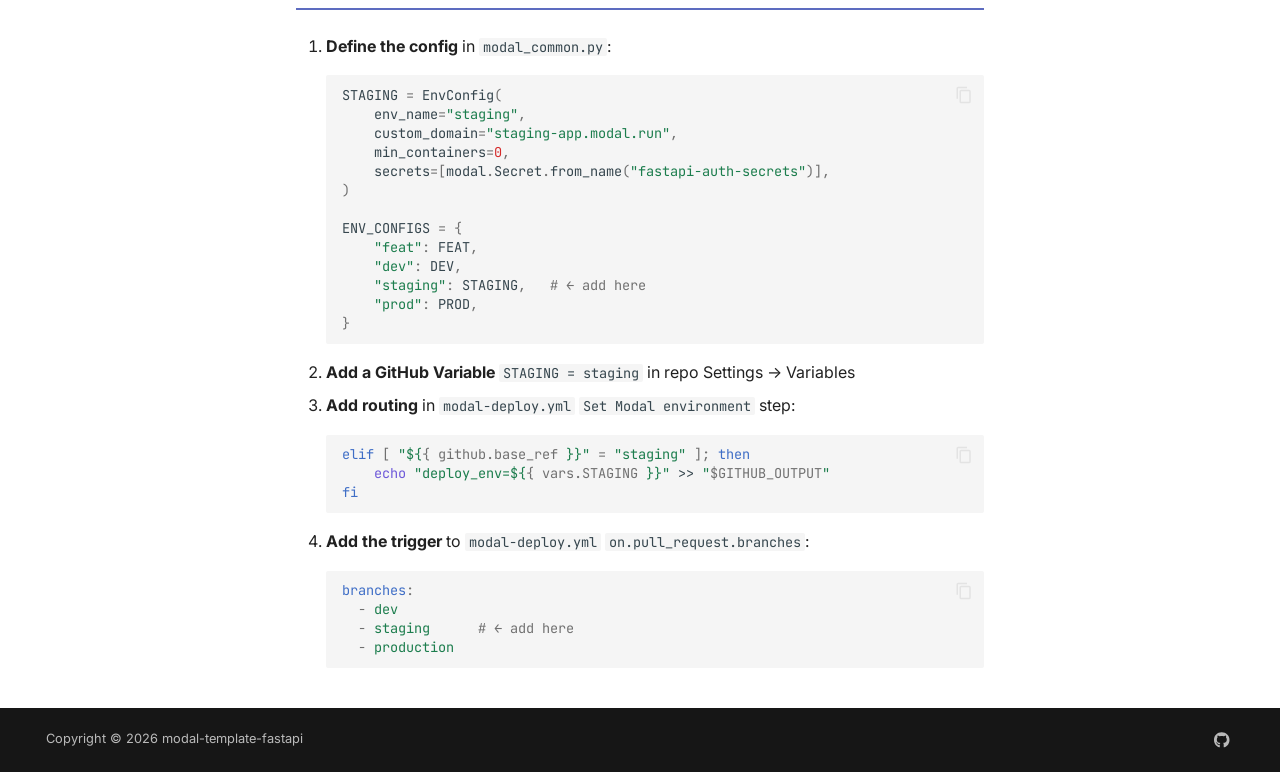
<file: deployment/index.html>
<!doctype html>
<html lang="en" class="no-js">
  <head>
    
      <meta charset="utf-8">
      <meta name="viewport" content="width=device-width,initial-scale=1">
      
        <meta name="description" content="A production-ready FastAPI template deployed serverlessly on Modal — JWT auth, full CRUD, and automated CI/CD out of the box.">
      
      
      
        <link rel="canonical" href="https://your-org.github.io/modal-template-fastapi/deployment/">
      
      
        <link rel="prev" href="../cicd/">
      
      
      
      <link rel="icon" href="../assets/images/favicon.png">
      <meta name="generator" content="mkdocs-1.6.1, mkdocs-material-9.6.15">
    
    
      
        <title>Deployment - modal-template-fastapi</title>
      
    
    
      <link rel="stylesheet" href="../assets/stylesheets/main.342714a4.min.css">
      
        
        <link rel="stylesheet" href="../assets/stylesheets/palette.06af60db.min.css">
      
      


    
    
      
    
    
      
        
        
        <link rel="preconnect" href="https://fonts.gstatic.com" crossorigin>
        <link rel="stylesheet" href="https://fonts.googleapis.com/css?family=Inter:300,300i,400,400i,700,700i%7CJetBrains+Mono:400,400i,700,700i&display=fallback">
        <style>:root{--md-text-font:"Inter";--md-code-font:"JetBrains Mono"}</style>
      
    
    
      <link rel="stylesheet" href="../stylesheets/extra.css">
    
    <script>__md_scope=new URL("..",location),__md_hash=e=>[...e].reduce(((e,_)=>(e<<5)-e+_.charCodeAt(0)),0),__md_get=(e,_=localStorage,t=__md_scope)=>JSON.parse(_.getItem(t.pathname+"."+e)),__md_set=(e,_,t=localStorage,a=__md_scope)=>{try{t.setItem(a.pathname+"."+e,JSON.stringify(_))}catch(e){}}</script>
    
      

    
    
    
  </head>
  
  
    
    
      
    
    
    
    
    <body dir="ltr" data-md-color-scheme="default" data-md-color-primary="indigo" data-md-color-accent="indigo">
  
    
    <input class="md-toggle" data-md-toggle="drawer" type="checkbox" id="__drawer" autocomplete="off">
    <input class="md-toggle" data-md-toggle="search" type="checkbox" id="__search" autocomplete="off">
    <label class="md-overlay" for="__drawer"></label>
    <div data-md-component="skip">
      
        
        <a href="#deployment" class="md-skip">
          Skip to content
        </a>
      
    </div>
    <div data-md-component="announce">
      
    </div>
    
    
      

  

<header class="md-header md-header--shadow md-header--lifted" data-md-component="header">
  <nav class="md-header__inner md-grid" aria-label="Header">
    <a href=".." title="modal-template-fastapi" class="md-header__button md-logo" aria-label="modal-template-fastapi" data-md-component="logo">
      
  
  <svg xmlns="http://www.w3.org/2000/svg" viewBox="0 0 24 24"><path d="m13.13 22.19-1.63-3.83c1.57-.58 3.04-1.36 4.4-2.27zM5.64 12.5l-3.83-1.63 6.1-2.77C7 9.46 6.22 10.93 5.64 12.5M21.61 2.39S16.66.269 11 5.93c-2.19 2.19-3.5 4.6-4.35 6.71-.28.75-.09 1.57.46 2.13l2.13 2.12c.55.56 1.37.74 2.12.46A19.1 19.1 0 0 0 18.07 13c5.66-5.66 3.54-10.61 3.54-10.61m-7.07 7.07c-.78-.78-.78-2.05 0-2.83s2.05-.78 2.83 0c.77.78.78 2.05 0 2.83s-2.05.78-2.83 0m-5.66 7.07-1.41-1.41zM6.24 22l3.64-3.64c-.34-.09-.67-.24-.97-.45L4.83 22zM2 22h1.41l4.77-4.76-1.42-1.41L2 20.59zm0-2.83 4.09-4.08c-.21-.3-.36-.62-.45-.97L2 17.76z"/></svg>

    </a>
    <label class="md-header__button md-icon" for="__drawer">
      
      <svg xmlns="http://www.w3.org/2000/svg" viewBox="0 0 24 24"><path d="M3 6h18v2H3zm0 5h18v2H3zm0 5h18v2H3z"/></svg>
    </label>
    <div class="md-header__title" data-md-component="header-title">
      <div class="md-header__ellipsis">
        <div class="md-header__topic">
          <span class="md-ellipsis">
            modal-template-fastapi
          </span>
        </div>
        <div class="md-header__topic" data-md-component="header-topic">
          <span class="md-ellipsis">
            
              Deployment
            
          </span>
        </div>
      </div>
    </div>
    
      
        <form class="md-header__option" data-md-component="palette">
  
    
    
    
    <input class="md-option" data-md-color-media="(prefers-color-scheme: light)" data-md-color-scheme="default" data-md-color-primary="indigo" data-md-color-accent="indigo"  aria-label="Switch to dark mode"  type="radio" name="__palette" id="__palette_0">
    
      <label class="md-header__button md-icon" title="Switch to dark mode" for="__palette_1" hidden>
        <svg xmlns="http://www.w3.org/2000/svg" viewBox="0 0 24 24"><path d="M12 8a4 4 0 0 0-4 4 4 4 0 0 0 4 4 4 4 0 0 0 4-4 4 4 0 0 0-4-4m0 10a6 6 0 0 1-6-6 6 6 0 0 1 6-6 6 6 0 0 1 6 6 6 6 0 0 1-6 6m8-9.31V4h-4.69L12 .69 8.69 4H4v4.69L.69 12 4 15.31V20h4.69L12 23.31 15.31 20H20v-4.69L23.31 12z"/></svg>
      </label>
    
  
    
    
    
    <input class="md-option" data-md-color-media="(prefers-color-scheme: dark)" data-md-color-scheme="slate" data-md-color-primary="indigo" data-md-color-accent="indigo"  aria-label="Switch to light mode"  type="radio" name="__palette" id="__palette_1">
    
      <label class="md-header__button md-icon" title="Switch to light mode" for="__palette_0" hidden>
        <svg xmlns="http://www.w3.org/2000/svg" viewBox="0 0 24 24"><path d="M12 18c-.89 0-1.74-.2-2.5-.55C11.56 16.5 13 14.42 13 12s-1.44-4.5-3.5-5.45C10.26 6.2 11.11 6 12 6a6 6 0 0 1 6 6 6 6 0 0 1-6 6m8-9.31V4h-4.69L12 .69 8.69 4H4v4.69L.69 12 4 15.31V20h4.69L12 23.31 15.31 20H20v-4.69L23.31 12z"/></svg>
      </label>
    
  
</form>
      
    
    
      <script>var palette=__md_get("__palette");if(palette&&palette.color){if("(prefers-color-scheme)"===palette.color.media){var media=matchMedia("(prefers-color-scheme: light)"),input=document.querySelector(media.matches?"[data-md-color-media='(prefers-color-scheme: light)']":"[data-md-color-media='(prefers-color-scheme: dark)']");palette.color.media=input.getAttribute("data-md-color-media"),palette.color.scheme=input.getAttribute("data-md-color-scheme"),palette.color.primary=input.getAttribute("data-md-color-primary"),palette.color.accent=input.getAttribute("data-md-color-accent")}for(var[key,value]of Object.entries(palette.color))document.body.setAttribute("data-md-color-"+key,value)}</script>
    
    
    
      
      
        <label class="md-header__button md-icon" for="__search">
          
          <svg xmlns="http://www.w3.org/2000/svg" viewBox="0 0 24 24"><path d="M9.5 3A6.5 6.5 0 0 1 16 9.5c0 1.61-.59 3.09-1.56 4.23l.27.27h.79l5 5-1.5 1.5-5-5v-.79l-.27-.27A6.52 6.52 0 0 1 9.5 16 6.5 6.5 0 0 1 3 9.5 6.5 6.5 0 0 1 9.5 3m0 2C7 5 5 7 5 9.5S7 14 9.5 14 14 12 14 9.5 12 5 9.5 5"/></svg>
        </label>
        <div class="md-search" data-md-component="search" role="dialog">
  <label class="md-search__overlay" for="__search"></label>
  <div class="md-search__inner" role="search">
    <form class="md-search__form" name="search">
      <input type="text" class="md-search__input" name="query" aria-label="Search" placeholder="Search" autocapitalize="off" autocorrect="off" autocomplete="off" spellcheck="false" data-md-component="search-query" required>
      <label class="md-search__icon md-icon" for="__search">
        
        <svg xmlns="http://www.w3.org/2000/svg" viewBox="0 0 24 24"><path d="M9.5 3A6.5 6.5 0 0 1 16 9.5c0 1.61-.59 3.09-1.56 4.23l.27.27h.79l5 5-1.5 1.5-5-5v-.79l-.27-.27A6.52 6.52 0 0 1 9.5 16 6.5 6.5 0 0 1 3 9.5 6.5 6.5 0 0 1 9.5 3m0 2C7 5 5 7 5 9.5S7 14 9.5 14 14 12 14 9.5 12 5 9.5 5"/></svg>
        
        <svg xmlns="http://www.w3.org/2000/svg" viewBox="0 0 24 24"><path d="M20 11v2H8l5.5 5.5-1.42 1.42L4.16 12l7.92-7.92L13.5 5.5 8 11z"/></svg>
      </label>
      <nav class="md-search__options" aria-label="Search">
        
          <a href="javascript:void(0)" class="md-search__icon md-icon" title="Share" aria-label="Share" data-clipboard data-clipboard-text="" data-md-component="search-share" tabindex="-1">
            
            <svg xmlns="http://www.w3.org/2000/svg" viewBox="0 0 24 24"><path d="M18 16.08c-.76 0-1.44.3-1.96.77L8.91 12.7c.05-.23.09-.46.09-.7s-.04-.47-.09-.7l7.05-4.11c.54.5 1.25.81 2.04.81a3 3 0 0 0 3-3 3 3 0 0 0-3-3 3 3 0 0 0-3 3c0 .24.04.47.09.7L8.04 9.81C7.5 9.31 6.79 9 6 9a3 3 0 0 0-3 3 3 3 0 0 0 3 3c.79 0 1.5-.31 2.04-.81l7.12 4.15c-.05.21-.08.43-.08.66 0 1.61 1.31 2.91 2.92 2.91s2.92-1.3 2.92-2.91A2.92 2.92 0 0 0 18 16.08"/></svg>
          </a>
        
        <button type="reset" class="md-search__icon md-icon" title="Clear" aria-label="Clear" tabindex="-1">
          
          <svg xmlns="http://www.w3.org/2000/svg" viewBox="0 0 24 24"><path d="M19 6.41 17.59 5 12 10.59 6.41 5 5 6.41 10.59 12 5 17.59 6.41 19 12 13.41 17.59 19 19 17.59 13.41 12z"/></svg>
        </button>
      </nav>
      
        <div class="md-search__suggest" data-md-component="search-suggest"></div>
      
    </form>
    <div class="md-search__output">
      <div class="md-search__scrollwrap" tabindex="0" data-md-scrollfix>
        <div class="md-search-result" data-md-component="search-result">
          <div class="md-search-result__meta">
            Initializing search
          </div>
          <ol class="md-search-result__list" role="presentation"></ol>
        </div>
      </div>
    </div>
  </div>
</div>
      
    
    
      <div class="md-header__source">
        <a href="https://github.com/your-org/modal-template-fastapi" title="Go to repository" class="md-source" data-md-component="source">
  <div class="md-source__icon md-icon">
    
    <svg xmlns="http://www.w3.org/2000/svg" viewBox="0 0 496 512"><!--! Font Awesome Free 6.7.2 by @fontawesome - https://fontawesome.com License - https://fontawesome.com/license/free (Icons: CC BY 4.0, Fonts: SIL OFL 1.1, Code: MIT License) Copyright 2024 Fonticons, Inc.--><path d="M165.9 397.4c0 2-2.3 3.6-5.2 3.6-3.3.3-5.6-1.3-5.6-3.6 0-2 2.3-3.6 5.2-3.6 3-.3 5.6 1.3 5.6 3.6m-31.1-4.5c-.7 2 1.3 4.3 4.3 4.9 2.6 1 5.6 0 6.2-2s-1.3-4.3-4.3-5.2c-2.6-.7-5.5.3-6.2 2.3m44.2-1.7c-2.9.7-4.9 2.6-4.6 4.9.3 2 2.9 3.3 5.9 2.6 2.9-.7 4.9-2.6 4.6-4.6-.3-1.9-3-3.2-5.9-2.9M244.8 8C106.1 8 0 113.3 0 252c0 110.9 69.8 205.8 169.5 239.2 12.8 2.3 17.3-5.6 17.3-12.1 0-6.2-.3-40.4-.3-61.4 0 0-70 15-84.7-29.8 0 0-11.4-29.1-27.8-36.6 0 0-22.9-15.7 1.6-15.4 0 0 24.9 2 38.6 25.8 21.9 38.6 58.6 27.5 72.9 20.9 2.3-16 8.8-27.1 16-33.7-55.9-6.2-112.3-14.3-112.3-110.5 0-27.5 7.6-41.3 23.6-58.9-2.6-6.5-11.1-33.3 2.6-67.9 20.9-6.5 69 27 69 27 20-5.6 41.5-8.5 62.8-8.5s42.8 2.9 62.8 8.5c0 0 48.1-33.6 69-27 13.7 34.7 5.2 61.4 2.6 67.9 16 17.7 25.8 31.5 25.8 58.9 0 96.5-58.9 104.2-114.8 110.5 9.2 7.9 17 22.9 17 46.4 0 33.7-.3 75.4-.3 83.6 0 6.5 4.6 14.4 17.3 12.1C428.2 457.8 496 362.9 496 252 496 113.3 383.5 8 244.8 8M97.2 352.9c-1.3 1-1 3.3.7 5.2 1.6 1.6 3.9 2.3 5.2 1 1.3-1 1-3.3-.7-5.2-1.6-1.6-3.9-2.3-5.2-1m-10.8-8.1c-.7 1.3.3 2.9 2.3 3.9 1.6 1 3.6.7 4.3-.7.7-1.3-.3-2.9-2.3-3.9-2-.6-3.6-.3-4.3.7m32.4 35.6c-1.6 1.3-1 4.3 1.3 6.2 2.3 2.3 5.2 2.6 6.5 1 1.3-1.3.7-4.3-1.3-6.2-2.2-2.3-5.2-2.6-6.5-1m-11.4-14.7c-1.6 1-1.6 3.6 0 5.9s4.3 3.3 5.6 2.3c1.6-1.3 1.6-3.9 0-6.2-1.4-2.3-4-3.3-5.6-2"/></svg>
  </div>
  <div class="md-source__repository">
    modal-template-fastapi
  </div>
</a>
      </div>
    
  </nav>
  
    
      
<nav class="md-tabs" aria-label="Tabs" data-md-component="tabs">
  <div class="md-grid">
    <ul class="md-tabs__list">
      
        
  
  
  
  
    <li class="md-tabs__item">
      <a href=".." class="md-tabs__link">
        
  
  
    
  
  Home

      </a>
    </li>
  

      
        
  
  
  
  
    <li class="md-tabs__item">
      <a href="../architecture/" class="md-tabs__link">
        
  
  
    
  
  Architecture

      </a>
    </li>
  

      
        
  
  
  
  
    
    
      <li class="md-tabs__item">
        <a href="../api/" class="md-tabs__link">
          
  
  
    
  
  API Reference

        </a>
      </li>
    
  

      
        
  
  
  
  
    <li class="md-tabs__item">
      <a href="../testing/" class="md-tabs__link">
        
  
  
    
  
  Testing

      </a>
    </li>
  

      
        
  
  
  
  
    <li class="md-tabs__item">
      <a href="../cicd/" class="md-tabs__link">
        
  
  
    
  
  CI/CD

      </a>
    </li>
  

      
        
  
  
  
    
  
  
    <li class="md-tabs__item md-tabs__item--active">
      <a href="./" class="md-tabs__link">
        
  
  
    
  
  Deployment

      </a>
    </li>
  

      
    </ul>
  </div>
</nav>
    
  
</header>
    
    <div class="md-container" data-md-component="container">
      
      
        
      
      <main class="md-main" data-md-component="main">
        <div class="md-main__inner md-grid">
          
            
              
              <div class="md-sidebar md-sidebar--primary" data-md-component="sidebar" data-md-type="navigation" >
                <div class="md-sidebar__scrollwrap">
                  <div class="md-sidebar__inner">
                    


  


<nav class="md-nav md-nav--primary md-nav--lifted" aria-label="Navigation" data-md-level="0">
  <label class="md-nav__title" for="__drawer">
    <a href=".." title="modal-template-fastapi" class="md-nav__button md-logo" aria-label="modal-template-fastapi" data-md-component="logo">
      
  
  <svg xmlns="http://www.w3.org/2000/svg" viewBox="0 0 24 24"><path d="m13.13 22.19-1.63-3.83c1.57-.58 3.04-1.36 4.4-2.27zM5.64 12.5l-3.83-1.63 6.1-2.77C7 9.46 6.22 10.93 5.64 12.5M21.61 2.39S16.66.269 11 5.93c-2.19 2.19-3.5 4.6-4.35 6.71-.28.75-.09 1.57.46 2.13l2.13 2.12c.55.56 1.37.74 2.12.46A19.1 19.1 0 0 0 18.07 13c5.66-5.66 3.54-10.61 3.54-10.61m-7.07 7.07c-.78-.78-.78-2.05 0-2.83s2.05-.78 2.83 0c.77.78.78 2.05 0 2.83s-2.05.78-2.83 0m-5.66 7.07-1.41-1.41zM6.24 22l3.64-3.64c-.34-.09-.67-.24-.97-.45L4.83 22zM2 22h1.41l4.77-4.76-1.42-1.41L2 20.59zm0-2.83 4.09-4.08c-.21-.3-.36-.62-.45-.97L2 17.76z"/></svg>

    </a>
    modal-template-fastapi
  </label>
  
    <div class="md-nav__source">
      <a href="https://github.com/your-org/modal-template-fastapi" title="Go to repository" class="md-source" data-md-component="source">
  <div class="md-source__icon md-icon">
    
    <svg xmlns="http://www.w3.org/2000/svg" viewBox="0 0 496 512"><!--! Font Awesome Free 6.7.2 by @fontawesome - https://fontawesome.com License - https://fontawesome.com/license/free (Icons: CC BY 4.0, Fonts: SIL OFL 1.1, Code: MIT License) Copyright 2024 Fonticons, Inc.--><path d="M165.9 397.4c0 2-2.3 3.6-5.2 3.6-3.3.3-5.6-1.3-5.6-3.6 0-2 2.3-3.6 5.2-3.6 3-.3 5.6 1.3 5.6 3.6m-31.1-4.5c-.7 2 1.3 4.3 4.3 4.9 2.6 1 5.6 0 6.2-2s-1.3-4.3-4.3-5.2c-2.6-.7-5.5.3-6.2 2.3m44.2-1.7c-2.9.7-4.9 2.6-4.6 4.9.3 2 2.9 3.3 5.9 2.6 2.9-.7 4.9-2.6 4.6-4.6-.3-1.9-3-3.2-5.9-2.9M244.8 8C106.1 8 0 113.3 0 252c0 110.9 69.8 205.8 169.5 239.2 12.8 2.3 17.3-5.6 17.3-12.1 0-6.2-.3-40.4-.3-61.4 0 0-70 15-84.7-29.8 0 0-11.4-29.1-27.8-36.6 0 0-22.9-15.7 1.6-15.4 0 0 24.9 2 38.6 25.8 21.9 38.6 58.6 27.5 72.9 20.9 2.3-16 8.8-27.1 16-33.7-55.9-6.2-112.3-14.3-112.3-110.5 0-27.5 7.6-41.3 23.6-58.9-2.6-6.5-11.1-33.3 2.6-67.9 20.9-6.5 69 27 69 27 20-5.6 41.5-8.5 62.8-8.5s42.8 2.9 62.8 8.5c0 0 48.1-33.6 69-27 13.7 34.7 5.2 61.4 2.6 67.9 16 17.7 25.8 31.5 25.8 58.9 0 96.5-58.9 104.2-114.8 110.5 9.2 7.9 17 22.9 17 46.4 0 33.7-.3 75.4-.3 83.6 0 6.5 4.6 14.4 17.3 12.1C428.2 457.8 496 362.9 496 252 496 113.3 383.5 8 244.8 8M97.2 352.9c-1.3 1-1 3.3.7 5.2 1.6 1.6 3.9 2.3 5.2 1 1.3-1 1-3.3-.7-5.2-1.6-1.6-3.9-2.3-5.2-1m-10.8-8.1c-.7 1.3.3 2.9 2.3 3.9 1.6 1 3.6.7 4.3-.7.7-1.3-.3-2.9-2.3-3.9-2-.6-3.6-.3-4.3.7m32.4 35.6c-1.6 1.3-1 4.3 1.3 6.2 2.3 2.3 5.2 2.6 6.5 1 1.3-1.3.7-4.3-1.3-6.2-2.2-2.3-5.2-2.6-6.5-1m-11.4-14.7c-1.6 1-1.6 3.6 0 5.9s4.3 3.3 5.6 2.3c1.6-1.3 1.6-3.9 0-6.2-1.4-2.3-4-3.3-5.6-2"/></svg>
  </div>
  <div class="md-source__repository">
    modal-template-fastapi
  </div>
</a>
    </div>
  
  <ul class="md-nav__list" data-md-scrollfix>
    
      
      
  
  
  
  
    <li class="md-nav__item">
      <a href=".." class="md-nav__link">
        
  
  
  <span class="md-ellipsis">
    Home
    
  </span>
  

      </a>
    </li>
  

    
      
      
  
  
  
  
    <li class="md-nav__item">
      <a href="../architecture/" class="md-nav__link">
        
  
  
  <span class="md-ellipsis">
    Architecture
    
  </span>
  

      </a>
    </li>
  

    
      
      
  
  
  
  
    
    
      
        
          
        
      
        
      
        
      
    
    
    
      
      
        
      
    
    
    <li class="md-nav__item md-nav__item--nested">
      
        
        
        <input class="md-nav__toggle md-toggle " type="checkbox" id="__nav_3" >
        
          
          <div class="md-nav__link md-nav__container">
            <a href="../api/" class="md-nav__link ">
              
  
  
  <span class="md-ellipsis">
    API Reference
    
  </span>
  

            </a>
            
              
              <label class="md-nav__link " for="__nav_3" id="__nav_3_label" tabindex="0">
                <span class="md-nav__icon md-icon"></span>
              </label>
            
          </div>
        
        <nav class="md-nav" data-md-level="1" aria-labelledby="__nav_3_label" aria-expanded="false">
          <label class="md-nav__title" for="__nav_3">
            <span class="md-nav__icon md-icon"></span>
            API Reference
          </label>
          <ul class="md-nav__list" data-md-scrollfix>
            
              
            
              
                
  
  
  
  
    <li class="md-nav__item">
      <a href="../api/endpoints/" class="md-nav__link">
        
  
  
  <span class="md-ellipsis">
    Endpoints
    
  </span>
  

      </a>
    </li>
  

              
            
              
                
  
  
  
  
    <li class="md-nav__item">
      <a href="../api/auth/" class="md-nav__link">
        
  
  
  <span class="md-ellipsis">
    Authentication
    
  </span>
  

      </a>
    </li>
  

              
            
          </ul>
        </nav>
      
    </li>
  

    
      
      
  
  
  
  
    <li class="md-nav__item">
      <a href="../testing/" class="md-nav__link">
        
  
  
  <span class="md-ellipsis">
    Testing
    
  </span>
  

      </a>
    </li>
  

    
      
      
  
  
  
  
    <li class="md-nav__item">
      <a href="../cicd/" class="md-nav__link">
        
  
  
  <span class="md-ellipsis">
    CI/CD
    
  </span>
  

      </a>
    </li>
  

    
      
      
  
  
    
  
  
  
    <li class="md-nav__item md-nav__item--active">
      
      <input class="md-nav__toggle md-toggle" type="checkbox" id="__toc">
      
      
        
      
      
        <label class="md-nav__link md-nav__link--active" for="__toc">
          
  
  
  <span class="md-ellipsis">
    Deployment
    
  </span>
  

          <span class="md-nav__icon md-icon"></span>
        </label>
      
      <a href="./" class="md-nav__link md-nav__link--active">
        
  
  
  <span class="md-ellipsis">
    Deployment
    
  </span>
  

      </a>
      
        

  

<nav class="md-nav md-nav--secondary" aria-label="On this page">
  
  
  
    
  
  
    <label class="md-nav__title" for="__toc">
      <span class="md-nav__icon md-icon"></span>
      On this page
    </label>
    <ul class="md-nav__list" data-md-component="toc" data-md-scrollfix>
      
        <li class="md-nav__item">
  <a href="#deployment-principles" class="md-nav__link">
    <span class="md-ellipsis">
      Deployment Principles
    </span>
  </a>
  
</li>
      
        <li class="md-nav__item">
  <a href="#environment-matrix" class="md-nav__link">
    <span class="md-ellipsis">
      Environment Matrix
    </span>
  </a>
  
</li>
      
        <li class="md-nav__item">
  <a href="#envconfig-reference" class="md-nav__link">
    <span class="md-ellipsis">
      EnvConfig Reference
    </span>
  </a>
  
    <nav class="md-nav" aria-label="EnvConfig Reference">
      <ul class="md-nav__list">
        
          <li class="md-nav__item">
  <a href="#adding-gpu-support" class="md-nav__link">
    <span class="md-ellipsis">
      Adding GPU support
    </span>
  </a>
  
</li>
        
      </ul>
    </nav>
  
</li>
      
        <li class="md-nav__item">
  <a href="#container-image" class="md-nav__link">
    <span class="md-ellipsis">
      Container Image
    </span>
  </a>
  
</li>
      
        <li class="md-nav__item">
  <a href="#persistent-volume" class="md-nav__link">
    <span class="md-ellipsis">
      Persistent Volume
    </span>
  </a>
  
</li>
      
        <li class="md-nav__item">
  <a href="#running-locally" class="md-nav__link">
    <span class="md-ellipsis">
      Running Locally
    </span>
  </a>
  
</li>
      
        <li class="md-nav__item">
  <a href="#manual-deployment" class="md-nav__link">
    <span class="md-ellipsis">
      Manual Deployment
    </span>
  </a>
  
</li>
      
        <li class="md-nav__item">
  <a href="#operational-runbook" class="md-nav__link">
    <span class="md-ellipsis">
      Operational Runbook
    </span>
  </a>
  
    <nav class="md-nav" aria-label="Operational Runbook">
      <ul class="md-nav__list">
        
          <li class="md-nav__item">
  <a href="#first-time-setup" class="md-nav__link">
    <span class="md-ellipsis">
      First-time setup
    </span>
  </a>
  
</li>
        
          <li class="md-nav__item">
  <a href="#viewing-logs" class="md-nav__link">
    <span class="md-ellipsis">
      Viewing logs
    </span>
  </a>
  
</li>
        
          <li class="md-nav__item">
  <a href="#checking-deployment-status" class="md-nav__link">
    <span class="md-ellipsis">
      Checking deployment status
    </span>
  </a>
  
</li>
        
          <li class="md-nav__item">
  <a href="#stopping-an-environment" class="md-nav__link">
    <span class="md-ellipsis">
      Stopping an environment
    </span>
  </a>
  
</li>
        
      </ul>
    </nav>
  
</li>
      
        <li class="md-nav__item">
  <a href="#adding-a-new-environment" class="md-nav__link">
    <span class="md-ellipsis">
      Adding a New Environment
    </span>
  </a>
  
</li>
      
    </ul>
  
</nav>
      
    </li>
  

    
  </ul>
</nav>
                  </div>
                </div>
              </div>
            
            
              
              <div class="md-sidebar md-sidebar--secondary" data-md-component="sidebar" data-md-type="toc" >
                <div class="md-sidebar__scrollwrap">
                  <div class="md-sidebar__inner">
                    

  

<nav class="md-nav md-nav--secondary" aria-label="On this page">
  
  
  
    
  
  
    <label class="md-nav__title" for="__toc">
      <span class="md-nav__icon md-icon"></span>
      On this page
    </label>
    <ul class="md-nav__list" data-md-component="toc" data-md-scrollfix>
      
        <li class="md-nav__item">
  <a href="#deployment-principles" class="md-nav__link">
    <span class="md-ellipsis">
      Deployment Principles
    </span>
  </a>
  
</li>
      
        <li class="md-nav__item">
  <a href="#environment-matrix" class="md-nav__link">
    <span class="md-ellipsis">
      Environment Matrix
    </span>
  </a>
  
</li>
      
        <li class="md-nav__item">
  <a href="#envconfig-reference" class="md-nav__link">
    <span class="md-ellipsis">
      EnvConfig Reference
    </span>
  </a>
  
    <nav class="md-nav" aria-label="EnvConfig Reference">
      <ul class="md-nav__list">
        
          <li class="md-nav__item">
  <a href="#adding-gpu-support" class="md-nav__link">
    <span class="md-ellipsis">
      Adding GPU support
    </span>
  </a>
  
</li>
        
      </ul>
    </nav>
  
</li>
      
        <li class="md-nav__item">
  <a href="#container-image" class="md-nav__link">
    <span class="md-ellipsis">
      Container Image
    </span>
  </a>
  
</li>
      
        <li class="md-nav__item">
  <a href="#persistent-volume" class="md-nav__link">
    <span class="md-ellipsis">
      Persistent Volume
    </span>
  </a>
  
</li>
      
        <li class="md-nav__item">
  <a href="#running-locally" class="md-nav__link">
    <span class="md-ellipsis">
      Running Locally
    </span>
  </a>
  
</li>
      
        <li class="md-nav__item">
  <a href="#manual-deployment" class="md-nav__link">
    <span class="md-ellipsis">
      Manual Deployment
    </span>
  </a>
  
</li>
      
        <li class="md-nav__item">
  <a href="#operational-runbook" class="md-nav__link">
    <span class="md-ellipsis">
      Operational Runbook
    </span>
  </a>
  
    <nav class="md-nav" aria-label="Operational Runbook">
      <ul class="md-nav__list">
        
          <li class="md-nav__item">
  <a href="#first-time-setup" class="md-nav__link">
    <span class="md-ellipsis">
      First-time setup
    </span>
  </a>
  
</li>
        
          <li class="md-nav__item">
  <a href="#viewing-logs" class="md-nav__link">
    <span class="md-ellipsis">
      Viewing logs
    </span>
  </a>
  
</li>
        
          <li class="md-nav__item">
  <a href="#checking-deployment-status" class="md-nav__link">
    <span class="md-ellipsis">
      Checking deployment status
    </span>
  </a>
  
</li>
        
          <li class="md-nav__item">
  <a href="#stopping-an-environment" class="md-nav__link">
    <span class="md-ellipsis">
      Stopping an environment
    </span>
  </a>
  
</li>
        
      </ul>
    </nav>
  
</li>
      
        <li class="md-nav__item">
  <a href="#adding-a-new-environment" class="md-nav__link">
    <span class="md-ellipsis">
      Adding a New Environment
    </span>
  </a>
  
</li>
      
    </ul>
  
</nav>
                  </div>
                </div>
              </div>
            
          
          
            <div class="md-content" data-md-component="content">
              <article class="md-content__inner md-typeset">
                
                  


  
  


<h1 id="deployment">Deployment<a class="headerlink" href="#deployment" title="Permanent link">&para;</a></h1>
<p>How the application is packaged, configured, and deployed to Modal's serverless infrastructure — including principles, environment matrix, and operational runbook.</p>
<hr />
<h2 id="deployment-principles">Deployment Principles<a class="headerlink" href="#deployment-principles" title="Permanent link">&para;</a></h2>
<div class="grid cards">
<ul>
<li>
<p><span class="twemoji lg middle"><svg xmlns="http://www.w3.org/2000/svg" viewBox="0 0 24 24"><path d="M4 1h16a1 1 0 0 1 1 1v4a1 1 0 0 1-1 1H8.82l-2-2H7V3H5v.18L3.21 1.39C3.39 1.15 3.68 1 4 1m18 21.72L20.73 24l-1-1H4a1 1 0 0 1-1-1v-4a1 1 0 0 1 1-1h9.73l-2-2H4a1 1 0 0 1-1-1v-4a1 1 0 0 1 1-1h1.73L3.68 6.95c-.3-.1-.53-.33-.63-.63L1 4.27 2.28 3zM20 9a1 1 0 0 1 1 1v4a1 1 0 0 1-1 1h-3.18l-6-6zm0 8a1 1 0 0 1 1 1v1.18L18.82 17zM9 5h1V3H9zm0 8h.73L9 12.27zm0 8h1v-2H9zM5 11v2h2v-2zm0 8v2h2v-2z"/></svg></span> <strong>Serverless-first</strong></p>
<hr />
<p>No EC2, no VMs, no Kubernetes. Modal provisions containers on demand and scales to zero when idle. The <code>feat</code> and <code>dev</code> environments pay nothing when unused.</p>
</li>
<li>
<p><span class="twemoji lg middle"><svg xmlns="http://www.w3.org/2000/svg" viewBox="0 0 24 24"><path d="M12 1 3 5v6c0 5.55 3.84 10.74 9 12 5.16-1.26 9-6.45 9-12V5zm0 6c1.4 0 2.8 1.1 2.8 2.5V11c.6 0 1.2.6 1.2 1.3v3.5c0 .6-.6 1.2-1.3 1.2H9.2c-.6 0-1.2-.6-1.2-1.3v-3.5c0-.6.6-1.2 1.2-1.2V9.5C9.2 8.1 10.6 7 12 7m0 1.2c-.8 0-1.5.5-1.5 1.3V11h3V9.5c0-.8-.7-1.3-1.5-1.3"/></svg></span> <strong>Secret isolation</strong></p>
<hr />
<p>Secrets (<code>JWT_SECRET</code>, etc.) are injected by Modal at runtime from named secret stores — never baked into the image, never in version control.</p>
</li>
<li>
<p><span class="twemoji lg middle"><svg xmlns="http://www.w3.org/2000/svg" viewBox="0 0 24 24"><path d="M12 3c-1.27 0-2.4.8-2.82 2H3v2h1.95L2 14c-.47 2 1 3 3.5 3s4.06-1 3.5-3L6.05 7h3.12c.33.85.98 1.5 1.83 1.83V20H2v2h20v-2h-9V8.82c.85-.32 1.5-.97 1.82-1.82h3.13L15 14c-.47 2 1 3 3.5 3s4.06-1 3.5-3l-2.95-7H21V5h-6.17C14.4 3.8 13.27 3 12 3m0 2a1 1 0 0 1 1 1 1 1 0 0 1-1 1 1 1 0 0 1-1-1 1 1 0 0 1 1-1m-6.5 5.25L7 14H4zm13 0L20 14h-3z"/></svg></span> <strong>Environment parity</strong></p>
<hr />
<p>All environments run identical container images. The only differences are hardware sizing, min-container count, and the secrets injected. No environment-specific code paths.</p>
</li>
<li>
<p><span class="twemoji lg middle"><svg xmlns="http://www.w3.org/2000/svg" viewBox="0 0 24 24"><path d="m12 16 7.36-5.73L21 9l-9-7-9 7 1.63 1.27M12 18.54l-7.38-5.73L3 14.07l9 7 9-7-1.63-1.27z"/></svg></span> <strong>Declarative config</strong></p>
<hr />
<p><code>EnvConfig</code> is a Python dataclass — environments are defined in code, reviewed in PRs, and versioned with the application. No YAML config sprawl.</p>
</li>
<li>
<p><span class="twemoji lg middle"><svg xmlns="http://www.w3.org/2000/svg" viewBox="0 0 24 24"><path d="M9 6v5H7V7H5v4H3V9H1v12h2v-2h2v2h2v-2h2v2h2v-2h2v2h2v-2h2v2h2v-2h2v2h2V9h-2v2h-2V7h-2v4h-2V6h-2v5h-2V6zm-6 7h2v4H3zm4 0h2v4H7zm4 0h2v4h-2zm4 0h2v4h-2zm4 0h2v4h-2z"/></svg></span> <strong>Test-gated deploys</strong></p>
<hr />
<p>No code reaches Modal without passing all 79 tests. The <code>needs: test</code> gate in GitHub Actions is the single enforcement point.</p>
</li>
<li>
<p><span class="twemoji lg middle"><svg xmlns="http://www.w3.org/2000/svg" viewBox="0 0 24 24"><path d="M12 3C7.58 3 4 4.79 4 7s3.58 4 8 4 8-1.79 8-4-3.58-4-8-4M4 9v3c0 2.21 3.58 4 8 4s8-1.79 8-4V9c0 2.21-3.58 4-8 4s-8-1.79-8-4m0 5v3c0 2.21 3.58 4 8 4s8-1.79 8-4v-3c0 2.21-3.58 4-8 4s-8-1.79-8-4"/></svg></span> <strong>Persistent volumes</strong></p>
<hr />
<p>A Modal Volume is mounted at <code>/root/fastapi-volume</code> for durable storage across container restarts and deployments.</p>
</li>
</ul>
</div>
<hr />
<h2 id="environment-matrix">Environment Matrix<a class="headerlink" href="#environment-matrix" title="Permanent link">&para;</a></h2>
<table>
<thead>
<tr>
<th>Config</th>
<th><code>feat</code></th>
<th><code>dev</code></th>
<th><code>prod</code></th>
</tr>
</thead>
<tbody>
<tr>
<td>Modal app name</td>
<td><code>modal-template-fastapi-feat</code></td>
<td><code>modal-template-fastapi-dev</code></td>
<td><code>modal-template-fastapi-prod</code></td>
</tr>
<tr>
<td>Custom domain</td>
<td><code>feat-app.modal.run</code></td>
<td><code>dev-app.modal.run</code></td>
<td><code>prod-app.modal.run</code></td>
</tr>
<tr>
<td>CPU cores</td>
<td>1</td>
<td>1</td>
<td>1</td>
</tr>
<tr>
<td>RAM (MiB)</td>
<td>256</td>
<td>256</td>
<td>256</td>
</tr>
<tr>
<td>Min containers</td>
<td>0</td>
<td>0</td>
<td><strong>1</strong></td>
</tr>
<tr>
<td>GPU</td>
<td>None</td>
<td>None</td>
<td>None</td>
</tr>
<tr>
<td>Timeout (s)</td>
<td>150</td>
<td>150</td>
<td>150</td>
</tr>
<tr>
<td>Deploy trigger</td>
<td><code>push feat/**</code></td>
<td>PR merged → <code>dev</code></td>
<td>PR merged → <code>production</code></td>
</tr>
<tr>
<td>Modal secrets</td>
<td><code>fastapi-auth-secrets</code></td>
<td><code>fastapi-auth-secrets</code></td>
<td><code>fastapi-auth-secrets</code></td>
</tr>
</tbody>
</table>
<div class="admonition info">
<p class="admonition-title">Min containers</p>
<p><code>min_containers=1</code> in <code>prod</code> keeps one container always warm, eliminating cold start latency for real users. <code>feat</code> and <code>dev</code> scale to zero and incur a cold start (~1-3s) on the first request.</p>
</div>
<hr />
<h2 id="envconfig-reference"><code>EnvConfig</code> Reference<a class="headerlink" href="#envconfig-reference" title="Permanent link">&para;</a></h2>
<p>Defined in <code>modal_common.py</code>. Every field maps directly to a Modal function kwarg via <code>build_fastapi_config()</code>.</p>
<table>
<thead>
<tr>
<th>Field</th>
<th>Type</th>
<th>Default</th>
<th>Description</th>
</tr>
</thead>
<tbody>
<tr>
<td><code>env_name</code></td>
<td><code>str</code></td>
<td>—</td>
<td><strong>Required.</strong> Short identifier: <code>feat</code>, <code>dev</code>, <code>prod</code></td>
</tr>
<tr>
<td><code>app_name</code></td>
<td><code>str</code></td>
<td><code>"modal-template-fastapi"</code></td>
<td>Base Modal app name. Final name is <code>{app_name}-{env_name}</code></td>
</tr>
<tr>
<td><code>custom_domain</code></td>
<td><code>str \| None</code></td>
<td><code>None</code></td>
<td>Modal subdomain for this environment</td>
</tr>
<tr>
<td><code>cpu_core_count</code></td>
<td><code>int</code></td>
<td><code>1</code></td>
<td>vCPU count per container</td>
</tr>
<tr>
<td><code>ram_memory_mib</code></td>
<td><code>int</code></td>
<td><code>256</code></td>
<td>Memory limit in MiB per container</td>
</tr>
<tr>
<td><code>gpu_type</code></td>
<td><code>str \| None</code></td>
<td><code>None</code></td>
<td>GPU SKU string (e.g. <code>"A10G"</code>, <code>"H100"</code>) — <code>None</code> for CPU-only</td>
</tr>
<tr>
<td><code>server_hard_timeout_seconds</code></td>
<td><code>int</code></td>
<td><code>150</code></td>
<td>Maximum request duration before hard kill</td>
</tr>
<tr>
<td><code>min_containers</code></td>
<td><code>int</code></td>
<td><code>0</code></td>
<td>Minimum always-running containers</td>
</tr>
<tr>
<td><code>secrets</code></td>
<td><code>list</code></td>
<td><code>[]</code></td>
<td>List of <code>modal.Secret</code> objects injected at runtime</td>
</tr>
<tr>
<td><code>volumes</code></td>
<td><code>Dict[str, Volume]</code></td>
<td><code>FASTAPI_VOLUME</code></td>
<td>Volume mounts as <code>{path: volume}</code></td>
</tr>
</tbody>
</table>
<h3 id="adding-gpu-support">Adding GPU support<a class="headerlink" href="#adding-gpu-support" title="Permanent link">&para;</a></h3>
<div class="language-python highlight"><pre><span></span><code><span id="__span-0-1"><a id="__codelineno-0-1" name="__codelineno-0-1" href="#__codelineno-0-1"></a><span class="n">STAGING</span> <span class="o">=</span> <span class="n">EnvConfig</span><span class="p">(</span>
</span><span id="__span-0-2"><a id="__codelineno-0-2" name="__codelineno-0-2" href="#__codelineno-0-2"></a>    <span class="n">env_name</span><span class="o">=</span><span class="s2">&quot;staging&quot;</span><span class="p">,</span>
</span><span id="__span-0-3"><a id="__codelineno-0-3" name="__codelineno-0-3" href="#__codelineno-0-3"></a>    <span class="n">gpu_type</span><span class="o">=</span><span class="s2">&quot;A10G&quot;</span><span class="p">,</span>          <span class="c1"># or &quot;T4&quot;, &quot;H100&quot;, &quot;L4&quot;, etc.</span>
</span><span id="__span-0-4"><a id="__codelineno-0-4" name="__codelineno-0-4" href="#__codelineno-0-4"></a>    <span class="n">ram_memory_mib</span><span class="o">=</span><span class="mi">4096</span><span class="p">,</span>      <span class="c1"># bump RAM for GPU workloads</span>
</span><span id="__span-0-5"><a id="__codelineno-0-5" name="__codelineno-0-5" href="#__codelineno-0-5"></a>    <span class="n">secrets</span><span class="o">=</span><span class="p">[</span><span class="n">modal</span><span class="o">.</span><span class="n">Secret</span><span class="o">.</span><span class="n">from_name</span><span class="p">(</span><span class="s2">&quot;fastapi-auth-secrets&quot;</span><span class="p">)],</span>
</span><span id="__span-0-6"><a id="__codelineno-0-6" name="__codelineno-0-6" href="#__codelineno-0-6"></a><span class="p">)</span>
</span></code></pre></div>
<hr />
<h2 id="container-image">Container Image<a class="headerlink" href="#container-image" title="Permanent link">&para;</a></h2>
<p>The image is defined once in <code>modal_common.py</code> and shared across all environments:</p>
<div class="language-python highlight"><pre><span></span><code><span id="__span-1-1"><a id="__codelineno-1-1" name="__codelineno-1-1" href="#__codelineno-1-1"></a><span class="n">cpu_image</span> <span class="o">=</span> <span class="p">(</span>
</span><span id="__span-1-2"><a id="__codelineno-1-2" name="__codelineno-1-2" href="#__codelineno-1-2"></a>    <span class="n">modal</span><span class="o">.</span><span class="n">Image</span><span class="o">.</span><span class="n">debian_slim</span><span class="p">(</span><span class="n">python_version</span><span class="o">=</span><span class="s2">&quot;3.10&quot;</span><span class="p">)</span>  <span class="c1"># (1)</span>
</span><span id="__span-1-3"><a id="__codelineno-1-3" name="__codelineno-1-3" href="#__codelineno-1-3"></a>    <span class="o">.</span><span class="n">apt_install</span><span class="p">(</span><span class="s2">&quot;curl&quot;</span><span class="p">,</span> <span class="s2">&quot;jq&quot;</span><span class="p">)</span>                       <span class="c1"># (2)</span>
</span><span id="__span-1-4"><a id="__codelineno-1-4" name="__codelineno-1-4" href="#__codelineno-1-4"></a>    <span class="o">.</span><span class="n">uv_pip_install</span><span class="p">(</span>                                 <span class="c1"># (3)</span>
</span><span id="__span-1-5"><a id="__codelineno-1-5" name="__codelineno-1-5" href="#__codelineno-1-5"></a>        <span class="s2">&quot;fastapi&quot;</span><span class="p">,</span>
</span><span id="__span-1-6"><a id="__codelineno-1-6" name="__codelineno-1-6" href="#__codelineno-1-6"></a>        <span class="s2">&quot;uvicorn[standard]&quot;</span><span class="p">,</span>
</span><span id="__span-1-7"><a id="__codelineno-1-7" name="__codelineno-1-7" href="#__codelineno-1-7"></a>        <span class="s2">&quot;websockets&quot;</span><span class="p">,</span>
</span><span id="__span-1-8"><a id="__codelineno-1-8" name="__codelineno-1-8" href="#__codelineno-1-8"></a>        <span class="s2">&quot;pydantic&quot;</span><span class="p">,</span>
</span><span id="__span-1-9"><a id="__codelineno-1-9" name="__codelineno-1-9" href="#__codelineno-1-9"></a>        <span class="s2">&quot;PyJWT&quot;</span><span class="p">,</span>
</span><span id="__span-1-10"><a id="__codelineno-1-10" name="__codelineno-1-10" href="#__codelineno-1-10"></a>    <span class="p">)</span>
</span><span id="__span-1-11"><a id="__codelineno-1-11" name="__codelineno-1-11" href="#__codelineno-1-11"></a>    <span class="o">.</span><span class="n">add_local_dir</span><span class="p">(</span><span class="s2">&quot;.&quot;</span><span class="p">,</span> <span class="n">remote_path</span><span class="o">=</span><span class="s2">&quot;/root&quot;</span><span class="p">)</span>         <span class="c1"># (4)</span>
</span><span id="__span-1-12"><a id="__codelineno-1-12" name="__codelineno-1-12" href="#__codelineno-1-12"></a><span class="p">)</span>
</span></code></pre></div>
<ol>
<li>Slim Debian base — minimal attack surface</li>
<li>System packages: <code>curl</code> for health probes, <code>jq</code> for JSON manipulation in scripts</li>
<li><code>uv_pip_install</code> uses the fast <code>uv</code> resolver — significantly faster than vanilla pip</li>
<li>Copies the entire repo into <code>/root</code> inside the container — your application code is available at <code>/root/src/</code></li>
</ol>
<div class="admonition tip">
<p class="admonition-title">Customising the image</p>
<p>Add Python packages by appending to the <code>PIP_PACKAGES</code> list. Add OS-level tools to <code>APT_PACKAGES</code>. Modal rebuilds and caches the image layer automatically on the next deploy.</p>
</div>
<hr />
<h2 id="persistent-volume">Persistent Volume<a class="headerlink" href="#persistent-volume" title="Permanent link">&para;</a></h2>
<div class="language-python highlight"><pre><span></span><code><span id="__span-2-1"><a id="__codelineno-2-1" name="__codelineno-2-1" href="#__codelineno-2-1"></a><span class="n">volume</span> <span class="o">=</span> <span class="n">modal</span><span class="o">.</span><span class="n">Volume</span><span class="o">.</span><span class="n">from_name</span><span class="p">(</span><span class="s2">&quot;fastapi-volume&quot;</span><span class="p">,</span> <span class="n">create_if_missing</span><span class="o">=</span><span class="kc">True</span><span class="p">)</span>
</span><span id="__span-2-2"><a id="__codelineno-2-2" name="__codelineno-2-2" href="#__codelineno-2-2"></a>
</span><span id="__span-2-3"><a id="__codelineno-2-3" name="__codelineno-2-3" href="#__codelineno-2-3"></a><span class="n">FASTAPI_VOLUME</span> <span class="o">=</span> <span class="p">{</span>
</span><span id="__span-2-4"><a id="__codelineno-2-4" name="__codelineno-2-4" href="#__codelineno-2-4"></a>    <span class="s2">&quot;/root/fastapi-volume&quot;</span><span class="p">:</span> <span class="n">volume</span>   <span class="c1"># mount path → Volume object</span>
</span><span id="__span-2-5"><a id="__codelineno-2-5" name="__codelineno-2-5" href="#__codelineno-2-5"></a><span class="p">}</span>
</span></code></pre></div>
<p>The volume is created once and reused across all container instances and all deployments. Data written to <code>/root/fastapi-volume/</code> inside the container persists across restarts.</p>
<hr />
<h2 id="running-locally">Running Locally<a class="headerlink" href="#running-locally" title="Permanent link">&para;</a></h2>
<p>No cloud deployment needed for development:</p>
<div class="language-bash highlight"><pre><span></span><code><span id="__span-3-1"><a id="__codelineno-3-1" name="__codelineno-3-1" href="#__codelineno-3-1"></a><span class="c1"># Uses the local_entrypoint — starts uvicorn on port 8000</span>
</span><span id="__span-3-2"><a id="__codelineno-3-2" name="__codelineno-3-2" href="#__codelineno-3-2"></a><span class="nv">MODAL_ENV</span><span class="o">=</span>dev<span class="w"> </span>modal<span class="w"> </span>run<span class="w"> </span>modal_app.py
</span><span id="__span-3-3"><a id="__codelineno-3-3" name="__codelineno-3-3" href="#__codelineno-3-3"></a>
</span><span id="__span-3-4"><a id="__codelineno-3-4" name="__codelineno-3-4" href="#__codelineno-3-4"></a><span class="c1"># Test the running server</span>
</span><span id="__span-3-5"><a id="__codelineno-3-5" name="__codelineno-3-5" href="#__codelineno-3-5"></a>curl<span class="w"> </span>http://localhost:8000/api/v1/health
</span></code></pre></div>
<p>The <code>@app.local_entrypoint()</code> in <code>modal_app.py</code> imports the FastAPI app and starts <code>uvicorn</code> directly — the same application code runs locally and in production.</p>
<hr />
<h2 id="manual-deployment">Manual Deployment<a class="headerlink" href="#manual-deployment" title="Permanent link">&para;</a></h2>
<div class="tabbed-set tabbed-alternate" data-tabs="1:3"><input checked="checked" id="__tabbed_1_1" name="__tabbed_1" type="radio" /><input id="__tabbed_1_2" name="__tabbed_1" type="radio" /><input id="__tabbed_1_3" name="__tabbed_1" type="radio" /><div class="tabbed-labels"><label for="__tabbed_1_1">feat</label><label for="__tabbed_1_2">dev</label><label for="__tabbed_1_3">prod</label></div>
<div class="tabbed-content">
<div class="tabbed-block">
<div class="language-bash highlight"><pre><span></span><code><span id="__span-4-1"><a id="__codelineno-4-1" name="__codelineno-4-1" href="#__codelineno-4-1"></a><span class="nv">MODAL_ENV</span><span class="o">=</span>feat<span class="w"> </span>modal<span class="w"> </span>deploy<span class="w"> </span>modal_app.py
</span></code></pre></div>
</div>
<div class="tabbed-block">
<div class="language-bash highlight"><pre><span></span><code><span id="__span-5-1"><a id="__codelineno-5-1" name="__codelineno-5-1" href="#__codelineno-5-1"></a><span class="nv">MODAL_ENV</span><span class="o">=</span>dev<span class="w"> </span>modal<span class="w"> </span>deploy<span class="w"> </span>modal_app.py
</span></code></pre></div>
</div>
<div class="tabbed-block">
<div class="language-bash highlight"><pre><span></span><code><span id="__span-6-1"><a id="__codelineno-6-1" name="__codelineno-6-1" href="#__codelineno-6-1"></a><span class="nv">MODAL_ENV</span><span class="o">=</span>prod<span class="w"> </span>modal<span class="w"> </span>deploy<span class="w"> </span>modal_app.py
</span></code></pre></div>
</div>
</div>
</div>
<div class="admonition warning">
<p class="admonition-title">Prefer CI/CD for production</p>
<p>Manual deploys bypass the test gate. Use <code>modal deploy</code> directly only for emergency hotfixes or local iteration on <code>feat</code>.</p>
</div>
<hr />
<h2 id="operational-runbook">Operational Runbook<a class="headerlink" href="#operational-runbook" title="Permanent link">&para;</a></h2>
<h3 id="first-time-setup">First-time setup<a class="headerlink" href="#first-time-setup" title="Permanent link">&para;</a></h3>
<div class="language-bash highlight"><pre><span></span><code><span id="__span-7-1"><a id="__codelineno-7-1" name="__codelineno-7-1" href="#__codelineno-7-1"></a><span class="c1"># 1. Install Modal</span>
</span><span id="__span-7-2"><a id="__codelineno-7-2" name="__codelineno-7-2" href="#__codelineno-7-2"></a>pip<span class="w"> </span>install<span class="w"> </span>modal
</span><span id="__span-7-3"><a id="__codelineno-7-3" name="__codelineno-7-3" href="#__codelineno-7-3"></a>
</span><span id="__span-7-4"><a id="__codelineno-7-4" name="__codelineno-7-4" href="#__codelineno-7-4"></a><span class="c1"># 2. Authenticate</span>
</span><span id="__span-7-5"><a id="__codelineno-7-5" name="__codelineno-7-5" href="#__codelineno-7-5"></a>modal<span class="w"> </span>setup<span class="w">   </span><span class="c1"># opens browser for OAuth</span>
</span><span id="__span-7-6"><a id="__codelineno-7-6" name="__codelineno-7-6" href="#__codelineno-7-6"></a>
</span><span id="__span-7-7"><a id="__codelineno-7-7" name="__codelineno-7-7" href="#__codelineno-7-7"></a><span class="c1"># 3. Create the named secret store in Modal</span>
</span><span id="__span-7-8"><a id="__codelineno-7-8" name="__codelineno-7-8" href="#__codelineno-7-8"></a>modal<span class="w"> </span>secret<span class="w"> </span>create<span class="w"> </span>fastapi-auth-secrets<span class="w"> </span><span class="se">\</span>
</span><span id="__span-7-9"><a id="__codelineno-7-9" name="__codelineno-7-9" href="#__codelineno-7-9"></a><span class="w">  </span><span class="nv">JWT_SECRET</span><span class="o">=</span><span class="s2">&quot;</span><span class="k">$(</span>python<span class="w"> </span>-c<span class="w"> </span><span class="s2">&quot;import secrets; print(secrets.token_hex(32))&quot;</span><span class="k">)</span><span class="s2">&quot;</span>
</span><span id="__span-7-10"><a id="__codelineno-7-10" name="__codelineno-7-10" href="#__codelineno-7-10"></a>
</span><span id="__span-7-11"><a id="__codelineno-7-11" name="__codelineno-7-11" href="#__codelineno-7-11"></a><span class="c1"># 4. Deploy to feat</span>
</span><span id="__span-7-12"><a id="__codelineno-7-12" name="__codelineno-7-12" href="#__codelineno-7-12"></a><span class="nv">MODAL_ENV</span><span class="o">=</span>feat<span class="w"> </span>modal<span class="w"> </span>deploy<span class="w"> </span>modal_app.py
</span></code></pre></div>
<h3 id="viewing-logs">Viewing logs<a class="headerlink" href="#viewing-logs" title="Permanent link">&para;</a></h3>
<div class="language-bash highlight"><pre><span></span><code><span id="__span-8-1"><a id="__codelineno-8-1" name="__codelineno-8-1" href="#__codelineno-8-1"></a><span class="c1"># Stream logs from the feat environment</span>
</span><span id="__span-8-2"><a id="__codelineno-8-2" name="__codelineno-8-2" href="#__codelineno-8-2"></a>modal<span class="w"> </span>app<span class="w"> </span>logs<span class="w"> </span>modal-template-fastapi-feat
</span><span id="__span-8-3"><a id="__codelineno-8-3" name="__codelineno-8-3" href="#__codelineno-8-3"></a>
</span><span id="__span-8-4"><a id="__codelineno-8-4" name="__codelineno-8-4" href="#__codelineno-8-4"></a><span class="c1"># Or open the Modal dashboard</span>
</span><span id="__span-8-5"><a id="__codelineno-8-5" name="__codelineno-8-5" href="#__codelineno-8-5"></a>modal<span class="w"> </span>app<span class="w"> </span>list
</span></code></pre></div>
<h3 id="checking-deployment-status">Checking deployment status<a class="headerlink" href="#checking-deployment-status" title="Permanent link">&para;</a></h3>
<div class="language-bash highlight"><pre><span></span><code><span id="__span-9-1"><a id="__codelineno-9-1" name="__codelineno-9-1" href="#__codelineno-9-1"></a>modal<span class="w"> </span>app<span class="w"> </span>list
</span><span id="__span-9-2"><a id="__codelineno-9-2" name="__codelineno-9-2" href="#__codelineno-9-2"></a><span class="c1"># NAME                              STATE    CREATED</span>
</span><span id="__span-9-3"><a id="__codelineno-9-3" name="__codelineno-9-3" href="#__codelineno-9-3"></a><span class="c1"># modal-template-fastapi-feat       deployed 2026-01-01 12:00:00</span>
</span><span id="__span-9-4"><a id="__codelineno-9-4" name="__codelineno-9-4" href="#__codelineno-9-4"></a><span class="c1"># modal-template-fastapi-dev        deployed 2026-01-01 11:00:00</span>
</span><span id="__span-9-5"><a id="__codelineno-9-5" name="__codelineno-9-5" href="#__codelineno-9-5"></a><span class="c1"># modal-template-fastapi-prod       deployed 2026-01-01 10:00:00</span>
</span></code></pre></div>
<h3 id="stopping-an-environment">Stopping an environment<a class="headerlink" href="#stopping-an-environment" title="Permanent link">&para;</a></h3>
<div class="language-bash highlight"><pre><span></span><code><span id="__span-10-1"><a id="__codelineno-10-1" name="__codelineno-10-1" href="#__codelineno-10-1"></a>modal<span class="w"> </span>app<span class="w"> </span>stop<span class="w"> </span>modal-template-fastapi-feat
</span></code></pre></div>
<hr />
<h2 id="adding-a-new-environment">Adding a New Environment<a class="headerlink" href="#adding-a-new-environment" title="Permanent link">&para;</a></h2>
<ol>
<li>
<p><strong>Define the config</strong> in <code>modal_common.py</code>:</p>
<div class="language-python highlight"><pre><span></span><code><span id="__span-11-1"><a id="__codelineno-11-1" name="__codelineno-11-1" href="#__codelineno-11-1"></a><span class="n">STAGING</span> <span class="o">=</span> <span class="n">EnvConfig</span><span class="p">(</span>
</span><span id="__span-11-2"><a id="__codelineno-11-2" name="__codelineno-11-2" href="#__codelineno-11-2"></a>    <span class="n">env_name</span><span class="o">=</span><span class="s2">&quot;staging&quot;</span><span class="p">,</span>
</span><span id="__span-11-3"><a id="__codelineno-11-3" name="__codelineno-11-3" href="#__codelineno-11-3"></a>    <span class="n">custom_domain</span><span class="o">=</span><span class="s2">&quot;staging-app.modal.run&quot;</span><span class="p">,</span>
</span><span id="__span-11-4"><a id="__codelineno-11-4" name="__codelineno-11-4" href="#__codelineno-11-4"></a>    <span class="n">min_containers</span><span class="o">=</span><span class="mi">0</span><span class="p">,</span>
</span><span id="__span-11-5"><a id="__codelineno-11-5" name="__codelineno-11-5" href="#__codelineno-11-5"></a>    <span class="n">secrets</span><span class="o">=</span><span class="p">[</span><span class="n">modal</span><span class="o">.</span><span class="n">Secret</span><span class="o">.</span><span class="n">from_name</span><span class="p">(</span><span class="s2">&quot;fastapi-auth-secrets&quot;</span><span class="p">)],</span>
</span><span id="__span-11-6"><a id="__codelineno-11-6" name="__codelineno-11-6" href="#__codelineno-11-6"></a><span class="p">)</span>
</span><span id="__span-11-7"><a id="__codelineno-11-7" name="__codelineno-11-7" href="#__codelineno-11-7"></a>
</span><span id="__span-11-8"><a id="__codelineno-11-8" name="__codelineno-11-8" href="#__codelineno-11-8"></a><span class="n">ENV_CONFIGS</span> <span class="o">=</span> <span class="p">{</span>
</span><span id="__span-11-9"><a id="__codelineno-11-9" name="__codelineno-11-9" href="#__codelineno-11-9"></a>    <span class="s2">&quot;feat&quot;</span><span class="p">:</span> <span class="n">FEAT</span><span class="p">,</span>
</span><span id="__span-11-10"><a id="__codelineno-11-10" name="__codelineno-11-10" href="#__codelineno-11-10"></a>    <span class="s2">&quot;dev&quot;</span><span class="p">:</span> <span class="n">DEV</span><span class="p">,</span>
</span><span id="__span-11-11"><a id="__codelineno-11-11" name="__codelineno-11-11" href="#__codelineno-11-11"></a>    <span class="s2">&quot;staging&quot;</span><span class="p">:</span> <span class="n">STAGING</span><span class="p">,</span>   <span class="c1"># ← add here</span>
</span><span id="__span-11-12"><a id="__codelineno-11-12" name="__codelineno-11-12" href="#__codelineno-11-12"></a>    <span class="s2">&quot;prod&quot;</span><span class="p">:</span> <span class="n">PROD</span><span class="p">,</span>
</span><span id="__span-11-13"><a id="__codelineno-11-13" name="__codelineno-11-13" href="#__codelineno-11-13"></a><span class="p">}</span>
</span></code></pre></div>
</li>
<li>
<p><strong>Add a GitHub Variable</strong> <code>STAGING = staging</code> in repo Settings → Variables</p>
</li>
<li>
<p><strong>Add routing</strong> in <code>modal-deploy.yml</code> <code>Set Modal environment</code> step:</p>
<div class="language-bash highlight"><pre><span></span><code><span id="__span-12-1"><a id="__codelineno-12-1" name="__codelineno-12-1" href="#__codelineno-12-1"></a><span class="k">elif</span><span class="w"> </span><span class="o">[</span><span class="w"> </span><span class="s2">&quot;</span><span class="si">${</span><span class="p">{ github.base_ref </span><span class="si">}</span><span class="s2">}&quot;</span><span class="w"> </span><span class="o">=</span><span class="w"> </span><span class="s2">&quot;staging&quot;</span><span class="w"> </span><span class="o">]</span><span class="p">;</span><span class="w"> </span><span class="k">then</span>
</span><span id="__span-12-2"><a id="__codelineno-12-2" name="__codelineno-12-2" href="#__codelineno-12-2"></a><span class="w">    </span><span class="nb">echo</span><span class="w"> </span><span class="s2">&quot;deploy_env=</span><span class="si">${</span><span class="p">{ vars.STAGING </span><span class="si">}</span><span class="s2">}&quot;</span><span class="w"> </span>&gt;&gt;<span class="w"> </span><span class="s2">&quot;</span><span class="nv">$GITHUB_OUTPUT</span><span class="s2">&quot;</span>
</span><span id="__span-12-3"><a id="__codelineno-12-3" name="__codelineno-12-3" href="#__codelineno-12-3"></a><span class="k">fi</span>
</span></code></pre></div>
</li>
<li>
<p><strong>Add the trigger</strong> to <code>modal-deploy.yml</code> <code>on.pull_request.branches</code>:</p>
<div class="language-yaml highlight"><pre><span></span><code><span id="__span-13-1"><a id="__codelineno-13-1" name="__codelineno-13-1" href="#__codelineno-13-1"></a><span class="nt">branches</span><span class="p">:</span>
</span><span id="__span-13-2"><a id="__codelineno-13-2" name="__codelineno-13-2" href="#__codelineno-13-2"></a><span class="w">  </span><span class="p p-Indicator">-</span><span class="w"> </span><span class="l l-Scalar l-Scalar-Plain">dev</span>
</span><span id="__span-13-3"><a id="__codelineno-13-3" name="__codelineno-13-3" href="#__codelineno-13-3"></a><span class="w">  </span><span class="p p-Indicator">-</span><span class="w"> </span><span class="l l-Scalar l-Scalar-Plain">staging</span><span class="w">      </span><span class="c1"># ← add here</span>
</span><span id="__span-13-4"><a id="__codelineno-13-4" name="__codelineno-13-4" href="#__codelineno-13-4"></a><span class="w">  </span><span class="p p-Indicator">-</span><span class="w"> </span><span class="l l-Scalar l-Scalar-Plain">production</span>
</span></code></pre></div>
</li>
</ol>












                
              </article>
            </div>
          
          
  <script>var tabs=__md_get("__tabs");if(Array.isArray(tabs))e:for(var set of document.querySelectorAll(".tabbed-set")){var labels=set.querySelector(".tabbed-labels");for(var tab of tabs)for(var label of labels.getElementsByTagName("label"))if(label.innerText.trim()===tab){var input=document.getElementById(label.htmlFor);input.checked=!0;continue e}}</script>

<script>var target=document.getElementById(location.hash.slice(1));target&&target.name&&(target.checked=target.name.startsWith("__tabbed_"))</script>
        </div>
        
          <button type="button" class="md-top md-icon" data-md-component="top" hidden>
  
  <svg xmlns="http://www.w3.org/2000/svg" viewBox="0 0 24 24"><path d="M13 20h-2V8l-5.5 5.5-1.42-1.42L12 4.16l7.92 7.92-1.42 1.42L13 8z"/></svg>
  Back to top
</button>
        
      </main>
      
        <footer class="md-footer">
  
  <div class="md-footer-meta md-typeset">
    <div class="md-footer-meta__inner md-grid">
      <div class="md-copyright">
  
    <div class="md-copyright__highlight">
      Copyright &copy; 2026 modal-template-fastapi
    </div>
  
  
</div>
      
        <div class="md-social">
  
    
    
    
    
    <a href="https://github.com/your-org/modal-template-fastapi" target="_blank" rel="noopener" title="GitHub" class="md-social__link">
      <svg xmlns="http://www.w3.org/2000/svg" viewBox="0 0 496 512"><!--! Font Awesome Free 6.7.2 by @fontawesome - https://fontawesome.com License - https://fontawesome.com/license/free (Icons: CC BY 4.0, Fonts: SIL OFL 1.1, Code: MIT License) Copyright 2024 Fonticons, Inc.--><path d="M165.9 397.4c0 2-2.3 3.6-5.2 3.6-3.3.3-5.6-1.3-5.6-3.6 0-2 2.3-3.6 5.2-3.6 3-.3 5.6 1.3 5.6 3.6m-31.1-4.5c-.7 2 1.3 4.3 4.3 4.9 2.6 1 5.6 0 6.2-2s-1.3-4.3-4.3-5.2c-2.6-.7-5.5.3-6.2 2.3m44.2-1.7c-2.9.7-4.9 2.6-4.6 4.9.3 2 2.9 3.3 5.9 2.6 2.9-.7 4.9-2.6 4.6-4.6-.3-1.9-3-3.2-5.9-2.9M244.8 8C106.1 8 0 113.3 0 252c0 110.9 69.8 205.8 169.5 239.2 12.8 2.3 17.3-5.6 17.3-12.1 0-6.2-.3-40.4-.3-61.4 0 0-70 15-84.7-29.8 0 0-11.4-29.1-27.8-36.6 0 0-22.9-15.7 1.6-15.4 0 0 24.9 2 38.6 25.8 21.9 38.6 58.6 27.5 72.9 20.9 2.3-16 8.8-27.1 16-33.7-55.9-6.2-112.3-14.3-112.3-110.5 0-27.5 7.6-41.3 23.6-58.9-2.6-6.5-11.1-33.3 2.6-67.9 20.9-6.5 69 27 69 27 20-5.6 41.5-8.5 62.8-8.5s42.8 2.9 62.8 8.5c0 0 48.1-33.6 69-27 13.7 34.7 5.2 61.4 2.6 67.9 16 17.7 25.8 31.5 25.8 58.9 0 96.5-58.9 104.2-114.8 110.5 9.2 7.9 17 22.9 17 46.4 0 33.7-.3 75.4-.3 83.6 0 6.5 4.6 14.4 17.3 12.1C428.2 457.8 496 362.9 496 252 496 113.3 383.5 8 244.8 8M97.2 352.9c-1.3 1-1 3.3.7 5.2 1.6 1.6 3.9 2.3 5.2 1 1.3-1 1-3.3-.7-5.2-1.6-1.6-3.9-2.3-5.2-1m-10.8-8.1c-.7 1.3.3 2.9 2.3 3.9 1.6 1 3.6.7 4.3-.7.7-1.3-.3-2.9-2.3-3.9-2-.6-3.6-.3-4.3.7m32.4 35.6c-1.6 1.3-1 4.3 1.3 6.2 2.3 2.3 5.2 2.6 6.5 1 1.3-1.3.7-4.3-1.3-6.2-2.2-2.3-5.2-2.6-6.5-1m-11.4-14.7c-1.6 1-1.6 3.6 0 5.9s4.3 3.3 5.6 2.3c1.6-1.3 1.6-3.9 0-6.2-1.4-2.3-4-3.3-5.6-2"/></svg>
    </a>
  
</div>
      
    </div>
  </div>
</footer>
      
    </div>
    <div class="md-dialog" data-md-component="dialog">
      <div class="md-dialog__inner md-typeset"></div>
    </div>
    
      <div class="md-progress" data-md-component="progress" role="progressbar"></div>
    
    
    
      
      <script id="__config" type="application/json">{"base": "..", "features": ["navigation.tabs", "navigation.tabs.sticky", "navigation.sections", "navigation.instant", "navigation.instant.progress", "navigation.tracking", "navigation.top", "navigation.indexes", "toc.follow", "search.suggest", "search.highlight", "search.share", "content.code.copy", "content.code.annotate", "content.tabs.link", "content.tooltips", "announce.dismiss"], "search": "../assets/javascripts/workers/search.d50fe291.min.js", "tags": null, "translations": {"clipboard.copied": "Copied to clipboard", "clipboard.copy": "Copy to clipboard", "search.result.more.one": "1 more on this page", "search.result.more.other": "# more on this page", "search.result.none": "No matching documents", "search.result.one": "1 matching document", "search.result.other": "# matching documents", "search.result.placeholder": "Type to start searching", "search.result.term.missing": "Missing", "select.version": "Select version"}, "version": null}</script>
    
    
      <script src="../assets/javascripts/bundle.56ea9cef.min.js"></script>
      
    
  </body>
</html>
</file>
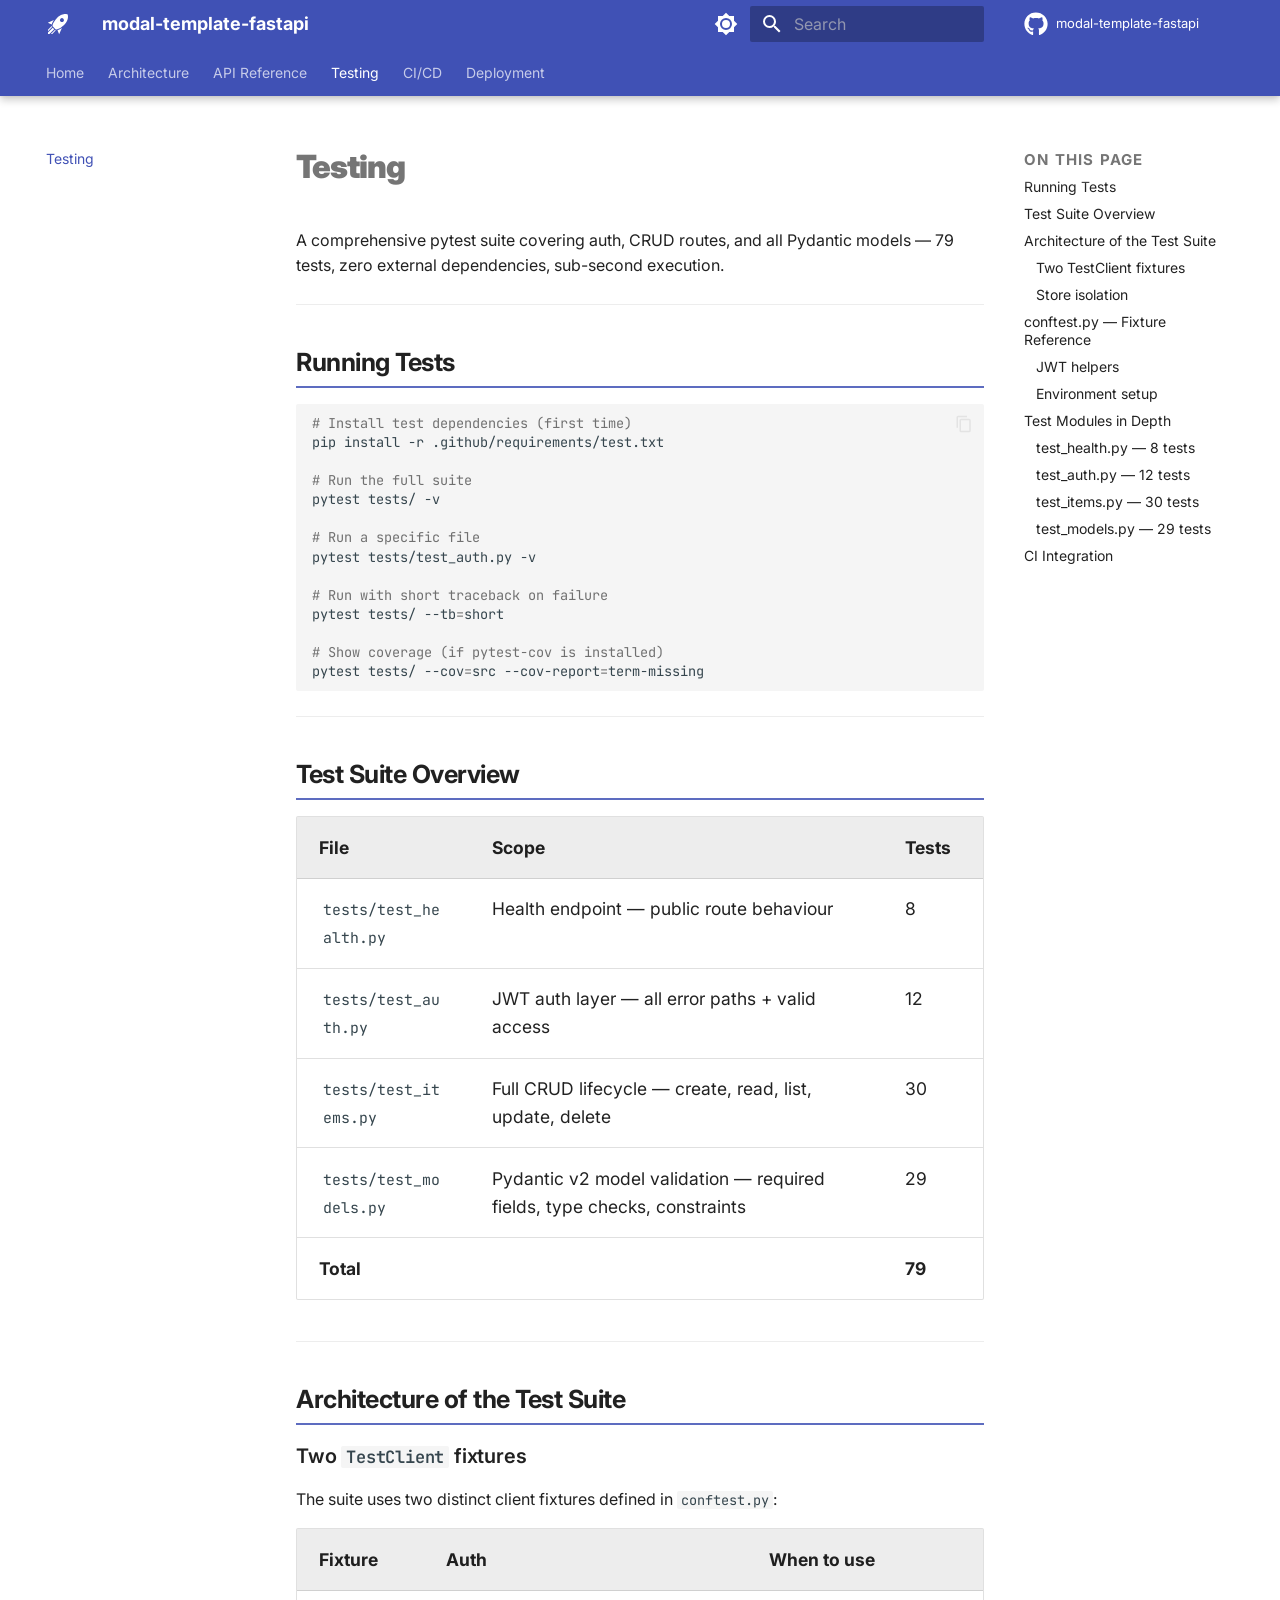
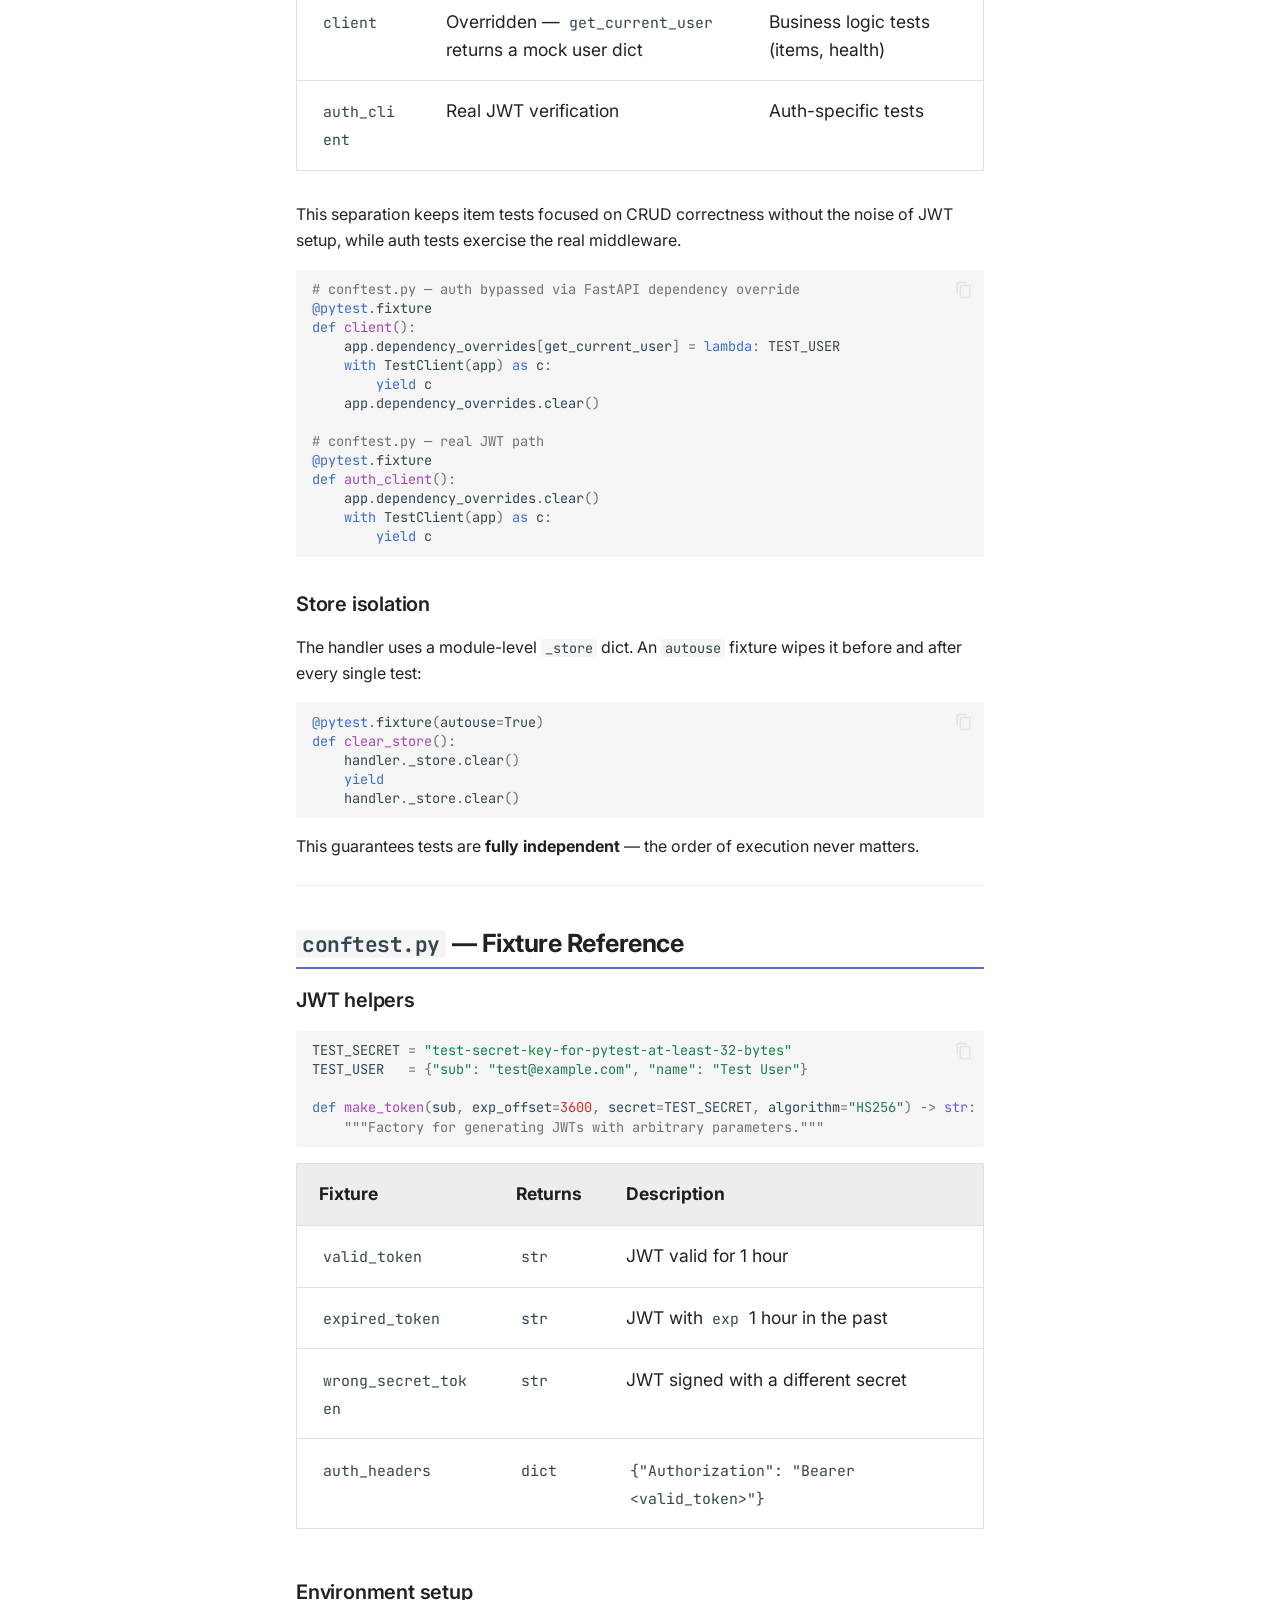
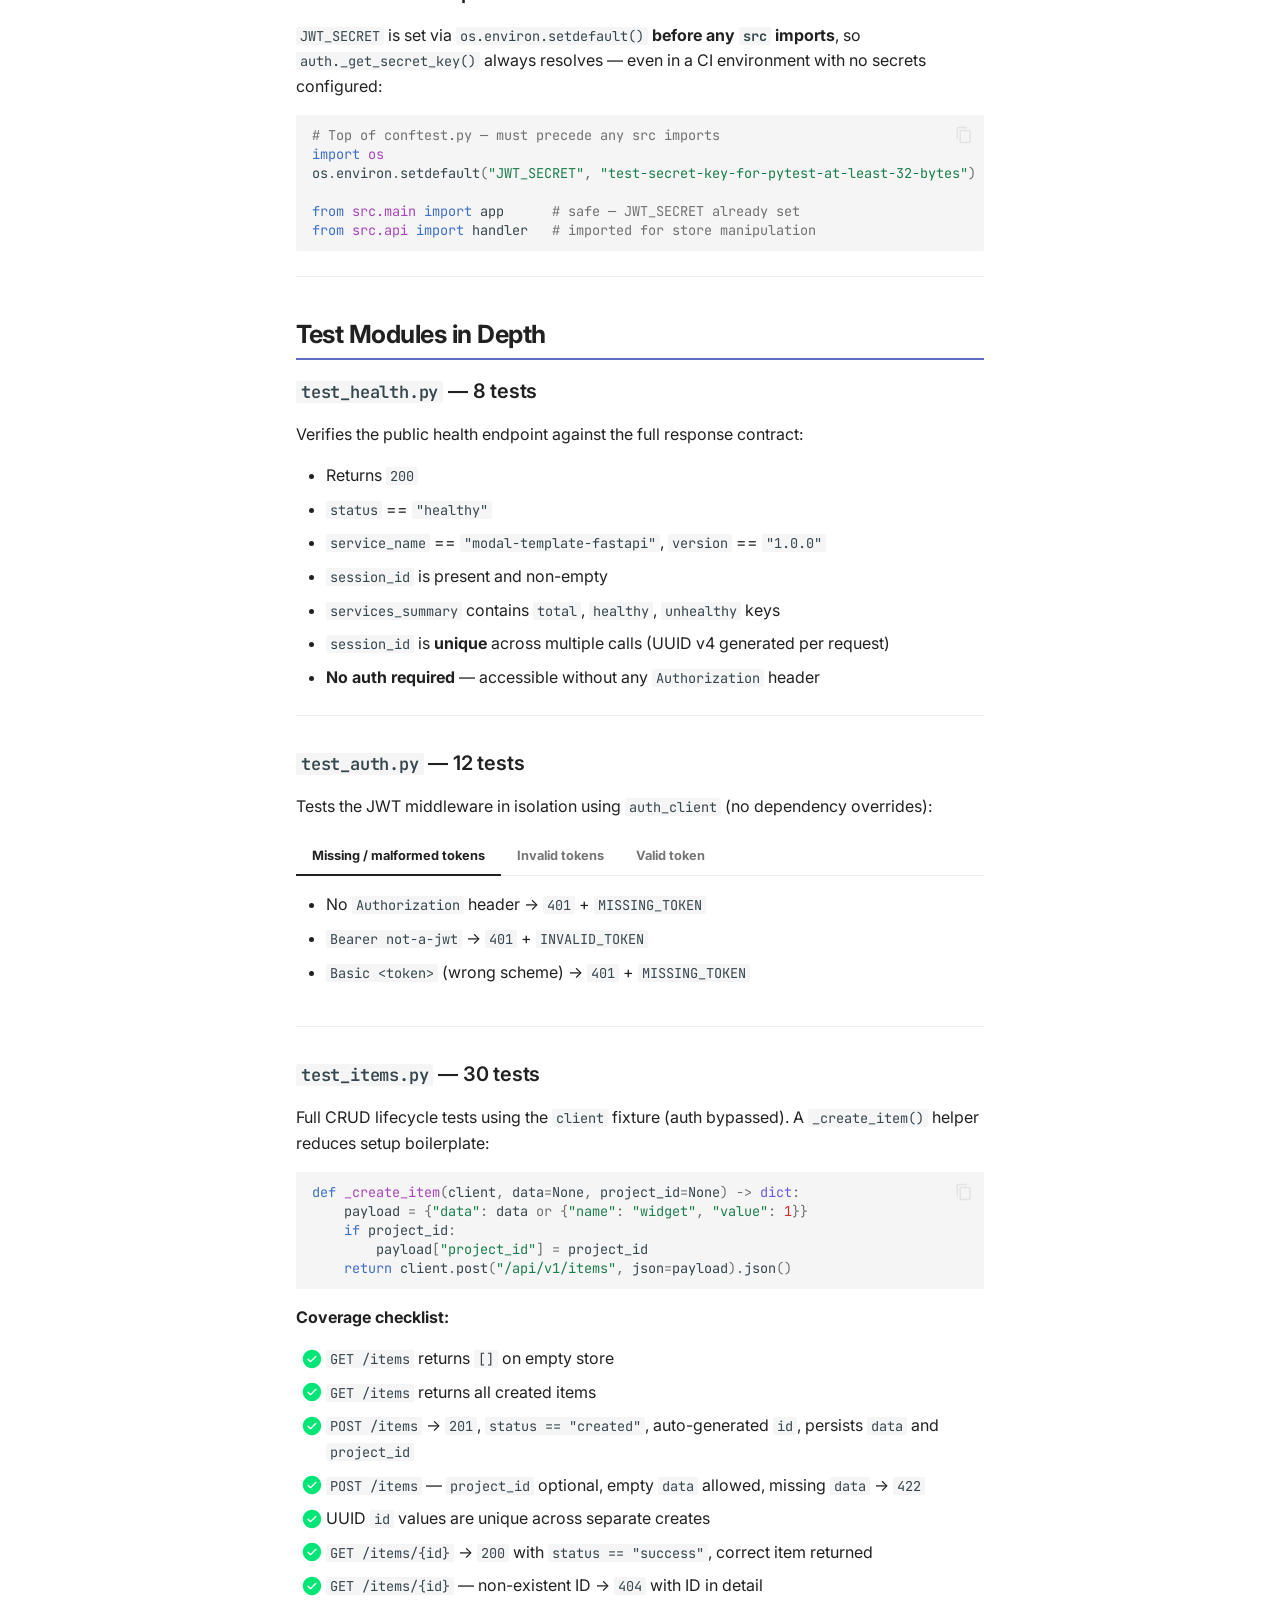
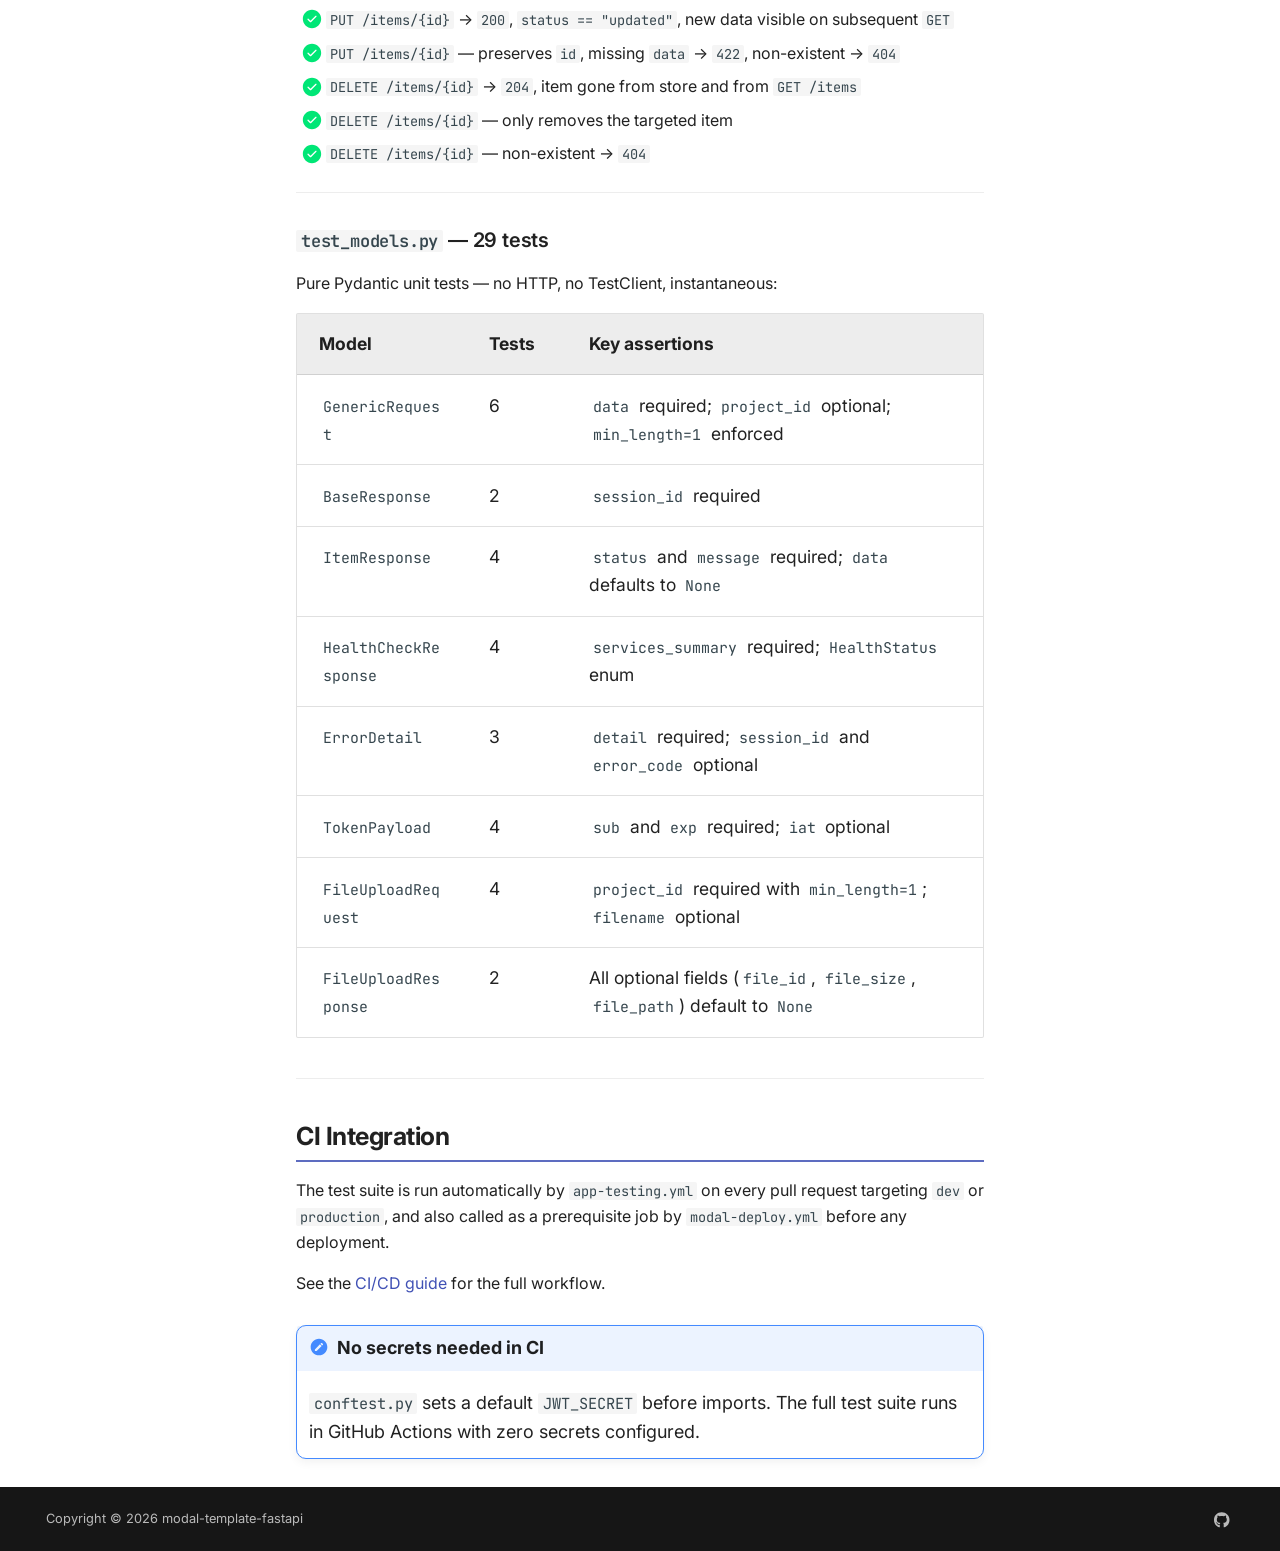
<file: testing/index.html>
<!doctype html>
<html lang="en" class="no-js">
  <head>
    
      <meta charset="utf-8">
      <meta name="viewport" content="width=device-width,initial-scale=1">
      
        <meta name="description" content="A production-ready FastAPI template deployed serverlessly on Modal — JWT auth, full CRUD, and automated CI/CD out of the box.">
      
      
      
        <link rel="canonical" href="https://your-org.github.io/modal-template-fastapi/testing/">
      
      
        <link rel="prev" href="../api/auth/">
      
      
        <link rel="next" href="../cicd/">
      
      
      <link rel="icon" href="../assets/images/favicon.png">
      <meta name="generator" content="mkdocs-1.6.1, mkdocs-material-9.6.15">
    
    
      
        <title>Testing - modal-template-fastapi</title>
      
    
    
      <link rel="stylesheet" href="../assets/stylesheets/main.342714a4.min.css">
      
        
        <link rel="stylesheet" href="../assets/stylesheets/palette.06af60db.min.css">
      
      


    
    
      
    
    
      
        
        
        <link rel="preconnect" href="https://fonts.gstatic.com" crossorigin>
        <link rel="stylesheet" href="https://fonts.googleapis.com/css?family=Inter:300,300i,400,400i,700,700i%7CJetBrains+Mono:400,400i,700,700i&display=fallback">
        <style>:root{--md-text-font:"Inter";--md-code-font:"JetBrains Mono"}</style>
      
    
    
      <link rel="stylesheet" href="../stylesheets/extra.css">
    
    <script>__md_scope=new URL("..",location),__md_hash=e=>[...e].reduce(((e,_)=>(e<<5)-e+_.charCodeAt(0)),0),__md_get=(e,_=localStorage,t=__md_scope)=>JSON.parse(_.getItem(t.pathname+"."+e)),__md_set=(e,_,t=localStorage,a=__md_scope)=>{try{t.setItem(a.pathname+"."+e,JSON.stringify(_))}catch(e){}}</script>
    
      

    
    
    
  </head>
  
  
    
    
      
    
    
    
    
    <body dir="ltr" data-md-color-scheme="default" data-md-color-primary="indigo" data-md-color-accent="indigo">
  
    
    <input class="md-toggle" data-md-toggle="drawer" type="checkbox" id="__drawer" autocomplete="off">
    <input class="md-toggle" data-md-toggle="search" type="checkbox" id="__search" autocomplete="off">
    <label class="md-overlay" for="__drawer"></label>
    <div data-md-component="skip">
      
        
        <a href="#testing" class="md-skip">
          Skip to content
        </a>
      
    </div>
    <div data-md-component="announce">
      
    </div>
    
    
      

  

<header class="md-header md-header--shadow md-header--lifted" data-md-component="header">
  <nav class="md-header__inner md-grid" aria-label="Header">
    <a href=".." title="modal-template-fastapi" class="md-header__button md-logo" aria-label="modal-template-fastapi" data-md-component="logo">
      
  
  <svg xmlns="http://www.w3.org/2000/svg" viewBox="0 0 24 24"><path d="m13.13 22.19-1.63-3.83c1.57-.58 3.04-1.36 4.4-2.27zM5.64 12.5l-3.83-1.63 6.1-2.77C7 9.46 6.22 10.93 5.64 12.5M21.61 2.39S16.66.269 11 5.93c-2.19 2.19-3.5 4.6-4.35 6.71-.28.75-.09 1.57.46 2.13l2.13 2.12c.55.56 1.37.74 2.12.46A19.1 19.1 0 0 0 18.07 13c5.66-5.66 3.54-10.61 3.54-10.61m-7.07 7.07c-.78-.78-.78-2.05 0-2.83s2.05-.78 2.83 0c.77.78.78 2.05 0 2.83s-2.05.78-2.83 0m-5.66 7.07-1.41-1.41zM6.24 22l3.64-3.64c-.34-.09-.67-.24-.97-.45L4.83 22zM2 22h1.41l4.77-4.76-1.42-1.41L2 20.59zm0-2.83 4.09-4.08c-.21-.3-.36-.62-.45-.97L2 17.76z"/></svg>

    </a>
    <label class="md-header__button md-icon" for="__drawer">
      
      <svg xmlns="http://www.w3.org/2000/svg" viewBox="0 0 24 24"><path d="M3 6h18v2H3zm0 5h18v2H3zm0 5h18v2H3z"/></svg>
    </label>
    <div class="md-header__title" data-md-component="header-title">
      <div class="md-header__ellipsis">
        <div class="md-header__topic">
          <span class="md-ellipsis">
            modal-template-fastapi
          </span>
        </div>
        <div class="md-header__topic" data-md-component="header-topic">
          <span class="md-ellipsis">
            
              Testing
            
          </span>
        </div>
      </div>
    </div>
    
      
        <form class="md-header__option" data-md-component="palette">
  
    
    
    
    <input class="md-option" data-md-color-media="(prefers-color-scheme: light)" data-md-color-scheme="default" data-md-color-primary="indigo" data-md-color-accent="indigo"  aria-label="Switch to dark mode"  type="radio" name="__palette" id="__palette_0">
    
      <label class="md-header__button md-icon" title="Switch to dark mode" for="__palette_1" hidden>
        <svg xmlns="http://www.w3.org/2000/svg" viewBox="0 0 24 24"><path d="M12 8a4 4 0 0 0-4 4 4 4 0 0 0 4 4 4 4 0 0 0 4-4 4 4 0 0 0-4-4m0 10a6 6 0 0 1-6-6 6 6 0 0 1 6-6 6 6 0 0 1 6 6 6 6 0 0 1-6 6m8-9.31V4h-4.69L12 .69 8.69 4H4v4.69L.69 12 4 15.31V20h4.69L12 23.31 15.31 20H20v-4.69L23.31 12z"/></svg>
      </label>
    
  
    
    
    
    <input class="md-option" data-md-color-media="(prefers-color-scheme: dark)" data-md-color-scheme="slate" data-md-color-primary="indigo" data-md-color-accent="indigo"  aria-label="Switch to light mode"  type="radio" name="__palette" id="__palette_1">
    
      <label class="md-header__button md-icon" title="Switch to light mode" for="__palette_0" hidden>
        <svg xmlns="http://www.w3.org/2000/svg" viewBox="0 0 24 24"><path d="M12 18c-.89 0-1.74-.2-2.5-.55C11.56 16.5 13 14.42 13 12s-1.44-4.5-3.5-5.45C10.26 6.2 11.11 6 12 6a6 6 0 0 1 6 6 6 6 0 0 1-6 6m8-9.31V4h-4.69L12 .69 8.69 4H4v4.69L.69 12 4 15.31V20h4.69L12 23.31 15.31 20H20v-4.69L23.31 12z"/></svg>
      </label>
    
  
</form>
      
    
    
      <script>var palette=__md_get("__palette");if(palette&&palette.color){if("(prefers-color-scheme)"===palette.color.media){var media=matchMedia("(prefers-color-scheme: light)"),input=document.querySelector(media.matches?"[data-md-color-media='(prefers-color-scheme: light)']":"[data-md-color-media='(prefers-color-scheme: dark)']");palette.color.media=input.getAttribute("data-md-color-media"),palette.color.scheme=input.getAttribute("data-md-color-scheme"),palette.color.primary=input.getAttribute("data-md-color-primary"),palette.color.accent=input.getAttribute("data-md-color-accent")}for(var[key,value]of Object.entries(palette.color))document.body.setAttribute("data-md-color-"+key,value)}</script>
    
    
    
      
      
        <label class="md-header__button md-icon" for="__search">
          
          <svg xmlns="http://www.w3.org/2000/svg" viewBox="0 0 24 24"><path d="M9.5 3A6.5 6.5 0 0 1 16 9.5c0 1.61-.59 3.09-1.56 4.23l.27.27h.79l5 5-1.5 1.5-5-5v-.79l-.27-.27A6.52 6.52 0 0 1 9.5 16 6.5 6.5 0 0 1 3 9.5 6.5 6.5 0 0 1 9.5 3m0 2C7 5 5 7 5 9.5S7 14 9.5 14 14 12 14 9.5 12 5 9.5 5"/></svg>
        </label>
        <div class="md-search" data-md-component="search" role="dialog">
  <label class="md-search__overlay" for="__search"></label>
  <div class="md-search__inner" role="search">
    <form class="md-search__form" name="search">
      <input type="text" class="md-search__input" name="query" aria-label="Search" placeholder="Search" autocapitalize="off" autocorrect="off" autocomplete="off" spellcheck="false" data-md-component="search-query" required>
      <label class="md-search__icon md-icon" for="__search">
        
        <svg xmlns="http://www.w3.org/2000/svg" viewBox="0 0 24 24"><path d="M9.5 3A6.5 6.5 0 0 1 16 9.5c0 1.61-.59 3.09-1.56 4.23l.27.27h.79l5 5-1.5 1.5-5-5v-.79l-.27-.27A6.52 6.52 0 0 1 9.5 16 6.5 6.5 0 0 1 3 9.5 6.5 6.5 0 0 1 9.5 3m0 2C7 5 5 7 5 9.5S7 14 9.5 14 14 12 14 9.5 12 5 9.5 5"/></svg>
        
        <svg xmlns="http://www.w3.org/2000/svg" viewBox="0 0 24 24"><path d="M20 11v2H8l5.5 5.5-1.42 1.42L4.16 12l7.92-7.92L13.5 5.5 8 11z"/></svg>
      </label>
      <nav class="md-search__options" aria-label="Search">
        
          <a href="javascript:void(0)" class="md-search__icon md-icon" title="Share" aria-label="Share" data-clipboard data-clipboard-text="" data-md-component="search-share" tabindex="-1">
            
            <svg xmlns="http://www.w3.org/2000/svg" viewBox="0 0 24 24"><path d="M18 16.08c-.76 0-1.44.3-1.96.77L8.91 12.7c.05-.23.09-.46.09-.7s-.04-.47-.09-.7l7.05-4.11c.54.5 1.25.81 2.04.81a3 3 0 0 0 3-3 3 3 0 0 0-3-3 3 3 0 0 0-3 3c0 .24.04.47.09.7L8.04 9.81C7.5 9.31 6.79 9 6 9a3 3 0 0 0-3 3 3 3 0 0 0 3 3c.79 0 1.5-.31 2.04-.81l7.12 4.15c-.05.21-.08.43-.08.66 0 1.61 1.31 2.91 2.92 2.91s2.92-1.3 2.92-2.91A2.92 2.92 0 0 0 18 16.08"/></svg>
          </a>
        
        <button type="reset" class="md-search__icon md-icon" title="Clear" aria-label="Clear" tabindex="-1">
          
          <svg xmlns="http://www.w3.org/2000/svg" viewBox="0 0 24 24"><path d="M19 6.41 17.59 5 12 10.59 6.41 5 5 6.41 10.59 12 5 17.59 6.41 19 12 13.41 17.59 19 19 17.59 13.41 12z"/></svg>
        </button>
      </nav>
      
        <div class="md-search__suggest" data-md-component="search-suggest"></div>
      
    </form>
    <div class="md-search__output">
      <div class="md-search__scrollwrap" tabindex="0" data-md-scrollfix>
        <div class="md-search-result" data-md-component="search-result">
          <div class="md-search-result__meta">
            Initializing search
          </div>
          <ol class="md-search-result__list" role="presentation"></ol>
        </div>
      </div>
    </div>
  </div>
</div>
      
    
    
      <div class="md-header__source">
        <a href="https://github.com/your-org/modal-template-fastapi" title="Go to repository" class="md-source" data-md-component="source">
  <div class="md-source__icon md-icon">
    
    <svg xmlns="http://www.w3.org/2000/svg" viewBox="0 0 496 512"><!--! Font Awesome Free 6.7.2 by @fontawesome - https://fontawesome.com License - https://fontawesome.com/license/free (Icons: CC BY 4.0, Fonts: SIL OFL 1.1, Code: MIT License) Copyright 2024 Fonticons, Inc.--><path d="M165.9 397.4c0 2-2.3 3.6-5.2 3.6-3.3.3-5.6-1.3-5.6-3.6 0-2 2.3-3.6 5.2-3.6 3-.3 5.6 1.3 5.6 3.6m-31.1-4.5c-.7 2 1.3 4.3 4.3 4.9 2.6 1 5.6 0 6.2-2s-1.3-4.3-4.3-5.2c-2.6-.7-5.5.3-6.2 2.3m44.2-1.7c-2.9.7-4.9 2.6-4.6 4.9.3 2 2.9 3.3 5.9 2.6 2.9-.7 4.9-2.6 4.6-4.6-.3-1.9-3-3.2-5.9-2.9M244.8 8C106.1 8 0 113.3 0 252c0 110.9 69.8 205.8 169.5 239.2 12.8 2.3 17.3-5.6 17.3-12.1 0-6.2-.3-40.4-.3-61.4 0 0-70 15-84.7-29.8 0 0-11.4-29.1-27.8-36.6 0 0-22.9-15.7 1.6-15.4 0 0 24.9 2 38.6 25.8 21.9 38.6 58.6 27.5 72.9 20.9 2.3-16 8.8-27.1 16-33.7-55.9-6.2-112.3-14.3-112.3-110.5 0-27.5 7.6-41.3 23.6-58.9-2.6-6.5-11.1-33.3 2.6-67.9 20.9-6.5 69 27 69 27 20-5.6 41.5-8.5 62.8-8.5s42.8 2.9 62.8 8.5c0 0 48.1-33.6 69-27 13.7 34.7 5.2 61.4 2.6 67.9 16 17.7 25.8 31.5 25.8 58.9 0 96.5-58.9 104.2-114.8 110.5 9.2 7.9 17 22.9 17 46.4 0 33.7-.3 75.4-.3 83.6 0 6.5 4.6 14.4 17.3 12.1C428.2 457.8 496 362.9 496 252 496 113.3 383.5 8 244.8 8M97.2 352.9c-1.3 1-1 3.3.7 5.2 1.6 1.6 3.9 2.3 5.2 1 1.3-1 1-3.3-.7-5.2-1.6-1.6-3.9-2.3-5.2-1m-10.8-8.1c-.7 1.3.3 2.9 2.3 3.9 1.6 1 3.6.7 4.3-.7.7-1.3-.3-2.9-2.3-3.9-2-.6-3.6-.3-4.3.7m32.4 35.6c-1.6 1.3-1 4.3 1.3 6.2 2.3 2.3 5.2 2.6 6.5 1 1.3-1.3.7-4.3-1.3-6.2-2.2-2.3-5.2-2.6-6.5-1m-11.4-14.7c-1.6 1-1.6 3.6 0 5.9s4.3 3.3 5.6 2.3c1.6-1.3 1.6-3.9 0-6.2-1.4-2.3-4-3.3-5.6-2"/></svg>
  </div>
  <div class="md-source__repository">
    modal-template-fastapi
  </div>
</a>
      </div>
    
  </nav>
  
    
      
<nav class="md-tabs" aria-label="Tabs" data-md-component="tabs">
  <div class="md-grid">
    <ul class="md-tabs__list">
      
        
  
  
  
  
    <li class="md-tabs__item">
      <a href=".." class="md-tabs__link">
        
  
  
    
  
  Home

      </a>
    </li>
  

      
        
  
  
  
  
    <li class="md-tabs__item">
      <a href="../architecture/" class="md-tabs__link">
        
  
  
    
  
  Architecture

      </a>
    </li>
  

      
        
  
  
  
  
    
    
      <li class="md-tabs__item">
        <a href="../api/" class="md-tabs__link">
          
  
  
    
  
  API Reference

        </a>
      </li>
    
  

      
        
  
  
  
    
  
  
    <li class="md-tabs__item md-tabs__item--active">
      <a href="./" class="md-tabs__link">
        
  
  
    
  
  Testing

      </a>
    </li>
  

      
        
  
  
  
  
    <li class="md-tabs__item">
      <a href="../cicd/" class="md-tabs__link">
        
  
  
    
  
  CI/CD

      </a>
    </li>
  

      
        
  
  
  
  
    <li class="md-tabs__item">
      <a href="../deployment/" class="md-tabs__link">
        
  
  
    
  
  Deployment

      </a>
    </li>
  

      
    </ul>
  </div>
</nav>
    
  
</header>
    
    <div class="md-container" data-md-component="container">
      
      
        
      
      <main class="md-main" data-md-component="main">
        <div class="md-main__inner md-grid">
          
            
              
              <div class="md-sidebar md-sidebar--primary" data-md-component="sidebar" data-md-type="navigation" >
                <div class="md-sidebar__scrollwrap">
                  <div class="md-sidebar__inner">
                    


  


<nav class="md-nav md-nav--primary md-nav--lifted" aria-label="Navigation" data-md-level="0">
  <label class="md-nav__title" for="__drawer">
    <a href=".." title="modal-template-fastapi" class="md-nav__button md-logo" aria-label="modal-template-fastapi" data-md-component="logo">
      
  
  <svg xmlns="http://www.w3.org/2000/svg" viewBox="0 0 24 24"><path d="m13.13 22.19-1.63-3.83c1.57-.58 3.04-1.36 4.4-2.27zM5.64 12.5l-3.83-1.63 6.1-2.77C7 9.46 6.22 10.93 5.64 12.5M21.61 2.39S16.66.269 11 5.93c-2.19 2.19-3.5 4.6-4.35 6.71-.28.75-.09 1.57.46 2.13l2.13 2.12c.55.56 1.37.74 2.12.46A19.1 19.1 0 0 0 18.07 13c5.66-5.66 3.54-10.61 3.54-10.61m-7.07 7.07c-.78-.78-.78-2.05 0-2.83s2.05-.78 2.83 0c.77.78.78 2.05 0 2.83s-2.05.78-2.83 0m-5.66 7.07-1.41-1.41zM6.24 22l3.64-3.64c-.34-.09-.67-.24-.97-.45L4.83 22zM2 22h1.41l4.77-4.76-1.42-1.41L2 20.59zm0-2.83 4.09-4.08c-.21-.3-.36-.62-.45-.97L2 17.76z"/></svg>

    </a>
    modal-template-fastapi
  </label>
  
    <div class="md-nav__source">
      <a href="https://github.com/your-org/modal-template-fastapi" title="Go to repository" class="md-source" data-md-component="source">
  <div class="md-source__icon md-icon">
    
    <svg xmlns="http://www.w3.org/2000/svg" viewBox="0 0 496 512"><!--! Font Awesome Free 6.7.2 by @fontawesome - https://fontawesome.com License - https://fontawesome.com/license/free (Icons: CC BY 4.0, Fonts: SIL OFL 1.1, Code: MIT License) Copyright 2024 Fonticons, Inc.--><path d="M165.9 397.4c0 2-2.3 3.6-5.2 3.6-3.3.3-5.6-1.3-5.6-3.6 0-2 2.3-3.6 5.2-3.6 3-.3 5.6 1.3 5.6 3.6m-31.1-4.5c-.7 2 1.3 4.3 4.3 4.9 2.6 1 5.6 0 6.2-2s-1.3-4.3-4.3-5.2c-2.6-.7-5.5.3-6.2 2.3m44.2-1.7c-2.9.7-4.9 2.6-4.6 4.9.3 2 2.9 3.3 5.9 2.6 2.9-.7 4.9-2.6 4.6-4.6-.3-1.9-3-3.2-5.9-2.9M244.8 8C106.1 8 0 113.3 0 252c0 110.9 69.8 205.8 169.5 239.2 12.8 2.3 17.3-5.6 17.3-12.1 0-6.2-.3-40.4-.3-61.4 0 0-70 15-84.7-29.8 0 0-11.4-29.1-27.8-36.6 0 0-22.9-15.7 1.6-15.4 0 0 24.9 2 38.6 25.8 21.9 38.6 58.6 27.5 72.9 20.9 2.3-16 8.8-27.1 16-33.7-55.9-6.2-112.3-14.3-112.3-110.5 0-27.5 7.6-41.3 23.6-58.9-2.6-6.5-11.1-33.3 2.6-67.9 20.9-6.5 69 27 69 27 20-5.6 41.5-8.5 62.8-8.5s42.8 2.9 62.8 8.5c0 0 48.1-33.6 69-27 13.7 34.7 5.2 61.4 2.6 67.9 16 17.7 25.8 31.5 25.8 58.9 0 96.5-58.9 104.2-114.8 110.5 9.2 7.9 17 22.9 17 46.4 0 33.7-.3 75.4-.3 83.6 0 6.5 4.6 14.4 17.3 12.1C428.2 457.8 496 362.9 496 252 496 113.3 383.5 8 244.8 8M97.2 352.9c-1.3 1-1 3.3.7 5.2 1.6 1.6 3.9 2.3 5.2 1 1.3-1 1-3.3-.7-5.2-1.6-1.6-3.9-2.3-5.2-1m-10.8-8.1c-.7 1.3.3 2.9 2.3 3.9 1.6 1 3.6.7 4.3-.7.7-1.3-.3-2.9-2.3-3.9-2-.6-3.6-.3-4.3.7m32.4 35.6c-1.6 1.3-1 4.3 1.3 6.2 2.3 2.3 5.2 2.6 6.5 1 1.3-1.3.7-4.3-1.3-6.2-2.2-2.3-5.2-2.6-6.5-1m-11.4-14.7c-1.6 1-1.6 3.6 0 5.9s4.3 3.3 5.6 2.3c1.6-1.3 1.6-3.9 0-6.2-1.4-2.3-4-3.3-5.6-2"/></svg>
  </div>
  <div class="md-source__repository">
    modal-template-fastapi
  </div>
</a>
    </div>
  
  <ul class="md-nav__list" data-md-scrollfix>
    
      
      
  
  
  
  
    <li class="md-nav__item">
      <a href=".." class="md-nav__link">
        
  
  
  <span class="md-ellipsis">
    Home
    
  </span>
  

      </a>
    </li>
  

    
      
      
  
  
  
  
    <li class="md-nav__item">
      <a href="../architecture/" class="md-nav__link">
        
  
  
  <span class="md-ellipsis">
    Architecture
    
  </span>
  

      </a>
    </li>
  

    
      
      
  
  
  
  
    
    
      
        
          
        
      
        
      
        
      
    
    
    
      
      
        
      
    
    
    <li class="md-nav__item md-nav__item--nested">
      
        
        
        <input class="md-nav__toggle md-toggle " type="checkbox" id="__nav_3" >
        
          
          <div class="md-nav__link md-nav__container">
            <a href="../api/" class="md-nav__link ">
              
  
  
  <span class="md-ellipsis">
    API Reference
    
  </span>
  

            </a>
            
              
              <label class="md-nav__link " for="__nav_3" id="__nav_3_label" tabindex="0">
                <span class="md-nav__icon md-icon"></span>
              </label>
            
          </div>
        
        <nav class="md-nav" data-md-level="1" aria-labelledby="__nav_3_label" aria-expanded="false">
          <label class="md-nav__title" for="__nav_3">
            <span class="md-nav__icon md-icon"></span>
            API Reference
          </label>
          <ul class="md-nav__list" data-md-scrollfix>
            
              
            
              
                
  
  
  
  
    <li class="md-nav__item">
      <a href="../api/endpoints/" class="md-nav__link">
        
  
  
  <span class="md-ellipsis">
    Endpoints
    
  </span>
  

      </a>
    </li>
  

              
            
              
                
  
  
  
  
    <li class="md-nav__item">
      <a href="../api/auth/" class="md-nav__link">
        
  
  
  <span class="md-ellipsis">
    Authentication
    
  </span>
  

      </a>
    </li>
  

              
            
          </ul>
        </nav>
      
    </li>
  

    
      
      
  
  
    
  
  
  
    <li class="md-nav__item md-nav__item--active">
      
      <input class="md-nav__toggle md-toggle" type="checkbox" id="__toc">
      
      
        
      
      
        <label class="md-nav__link md-nav__link--active" for="__toc">
          
  
  
  <span class="md-ellipsis">
    Testing
    
  </span>
  

          <span class="md-nav__icon md-icon"></span>
        </label>
      
      <a href="./" class="md-nav__link md-nav__link--active">
        
  
  
  <span class="md-ellipsis">
    Testing
    
  </span>
  

      </a>
      
        

  

<nav class="md-nav md-nav--secondary" aria-label="On this page">
  
  
  
    
  
  
    <label class="md-nav__title" for="__toc">
      <span class="md-nav__icon md-icon"></span>
      On this page
    </label>
    <ul class="md-nav__list" data-md-component="toc" data-md-scrollfix>
      
        <li class="md-nav__item">
  <a href="#running-tests" class="md-nav__link">
    <span class="md-ellipsis">
      Running Tests
    </span>
  </a>
  
</li>
      
        <li class="md-nav__item">
  <a href="#test-suite-overview" class="md-nav__link">
    <span class="md-ellipsis">
      Test Suite Overview
    </span>
  </a>
  
</li>
      
        <li class="md-nav__item">
  <a href="#architecture-of-the-test-suite" class="md-nav__link">
    <span class="md-ellipsis">
      Architecture of the Test Suite
    </span>
  </a>
  
    <nav class="md-nav" aria-label="Architecture of the Test Suite">
      <ul class="md-nav__list">
        
          <li class="md-nav__item">
  <a href="#two-testclient-fixtures" class="md-nav__link">
    <span class="md-ellipsis">
      Two TestClient fixtures
    </span>
  </a>
  
</li>
        
          <li class="md-nav__item">
  <a href="#store-isolation" class="md-nav__link">
    <span class="md-ellipsis">
      Store isolation
    </span>
  </a>
  
</li>
        
      </ul>
    </nav>
  
</li>
      
        <li class="md-nav__item">
  <a href="#conftestpy-fixture-reference" class="md-nav__link">
    <span class="md-ellipsis">
      conftest.py — Fixture Reference
    </span>
  </a>
  
    <nav class="md-nav" aria-label="conftest.py — Fixture Reference">
      <ul class="md-nav__list">
        
          <li class="md-nav__item">
  <a href="#jwt-helpers" class="md-nav__link">
    <span class="md-ellipsis">
      JWT helpers
    </span>
  </a>
  
</li>
        
          <li class="md-nav__item">
  <a href="#environment-setup" class="md-nav__link">
    <span class="md-ellipsis">
      Environment setup
    </span>
  </a>
  
</li>
        
      </ul>
    </nav>
  
</li>
      
        <li class="md-nav__item">
  <a href="#test-modules-in-depth" class="md-nav__link">
    <span class="md-ellipsis">
      Test Modules in Depth
    </span>
  </a>
  
    <nav class="md-nav" aria-label="Test Modules in Depth">
      <ul class="md-nav__list">
        
          <li class="md-nav__item">
  <a href="#test_healthpy-8-tests" class="md-nav__link">
    <span class="md-ellipsis">
      test_health.py — 8 tests
    </span>
  </a>
  
</li>
        
          <li class="md-nav__item">
  <a href="#test_authpy-12-tests" class="md-nav__link">
    <span class="md-ellipsis">
      test_auth.py — 12 tests
    </span>
  </a>
  
</li>
        
          <li class="md-nav__item">
  <a href="#test_itemspy-30-tests" class="md-nav__link">
    <span class="md-ellipsis">
      test_items.py — 30 tests
    </span>
  </a>
  
</li>
        
          <li class="md-nav__item">
  <a href="#test_modelspy-29-tests" class="md-nav__link">
    <span class="md-ellipsis">
      test_models.py — 29 tests
    </span>
  </a>
  
</li>
        
      </ul>
    </nav>
  
</li>
      
        <li class="md-nav__item">
  <a href="#ci-integration" class="md-nav__link">
    <span class="md-ellipsis">
      CI Integration
    </span>
  </a>
  
</li>
      
    </ul>
  
</nav>
      
    </li>
  

    
      
      
  
  
  
  
    <li class="md-nav__item">
      <a href="../cicd/" class="md-nav__link">
        
  
  
  <span class="md-ellipsis">
    CI/CD
    
  </span>
  

      </a>
    </li>
  

    
      
      
  
  
  
  
    <li class="md-nav__item">
      <a href="../deployment/" class="md-nav__link">
        
  
  
  <span class="md-ellipsis">
    Deployment
    
  </span>
  

      </a>
    </li>
  

    
  </ul>
</nav>
                  </div>
                </div>
              </div>
            
            
              
              <div class="md-sidebar md-sidebar--secondary" data-md-component="sidebar" data-md-type="toc" >
                <div class="md-sidebar__scrollwrap">
                  <div class="md-sidebar__inner">
                    

  

<nav class="md-nav md-nav--secondary" aria-label="On this page">
  
  
  
    
  
  
    <label class="md-nav__title" for="__toc">
      <span class="md-nav__icon md-icon"></span>
      On this page
    </label>
    <ul class="md-nav__list" data-md-component="toc" data-md-scrollfix>
      
        <li class="md-nav__item">
  <a href="#running-tests" class="md-nav__link">
    <span class="md-ellipsis">
      Running Tests
    </span>
  </a>
  
</li>
      
        <li class="md-nav__item">
  <a href="#test-suite-overview" class="md-nav__link">
    <span class="md-ellipsis">
      Test Suite Overview
    </span>
  </a>
  
</li>
      
        <li class="md-nav__item">
  <a href="#architecture-of-the-test-suite" class="md-nav__link">
    <span class="md-ellipsis">
      Architecture of the Test Suite
    </span>
  </a>
  
    <nav class="md-nav" aria-label="Architecture of the Test Suite">
      <ul class="md-nav__list">
        
          <li class="md-nav__item">
  <a href="#two-testclient-fixtures" class="md-nav__link">
    <span class="md-ellipsis">
      Two TestClient fixtures
    </span>
  </a>
  
</li>
        
          <li class="md-nav__item">
  <a href="#store-isolation" class="md-nav__link">
    <span class="md-ellipsis">
      Store isolation
    </span>
  </a>
  
</li>
        
      </ul>
    </nav>
  
</li>
      
        <li class="md-nav__item">
  <a href="#conftestpy-fixture-reference" class="md-nav__link">
    <span class="md-ellipsis">
      conftest.py — Fixture Reference
    </span>
  </a>
  
    <nav class="md-nav" aria-label="conftest.py — Fixture Reference">
      <ul class="md-nav__list">
        
          <li class="md-nav__item">
  <a href="#jwt-helpers" class="md-nav__link">
    <span class="md-ellipsis">
      JWT helpers
    </span>
  </a>
  
</li>
        
          <li class="md-nav__item">
  <a href="#environment-setup" class="md-nav__link">
    <span class="md-ellipsis">
      Environment setup
    </span>
  </a>
  
</li>
        
      </ul>
    </nav>
  
</li>
      
        <li class="md-nav__item">
  <a href="#test-modules-in-depth" class="md-nav__link">
    <span class="md-ellipsis">
      Test Modules in Depth
    </span>
  </a>
  
    <nav class="md-nav" aria-label="Test Modules in Depth">
      <ul class="md-nav__list">
        
          <li class="md-nav__item">
  <a href="#test_healthpy-8-tests" class="md-nav__link">
    <span class="md-ellipsis">
      test_health.py — 8 tests
    </span>
  </a>
  
</li>
        
          <li class="md-nav__item">
  <a href="#test_authpy-12-tests" class="md-nav__link">
    <span class="md-ellipsis">
      test_auth.py — 12 tests
    </span>
  </a>
  
</li>
        
          <li class="md-nav__item">
  <a href="#test_itemspy-30-tests" class="md-nav__link">
    <span class="md-ellipsis">
      test_items.py — 30 tests
    </span>
  </a>
  
</li>
        
          <li class="md-nav__item">
  <a href="#test_modelspy-29-tests" class="md-nav__link">
    <span class="md-ellipsis">
      test_models.py — 29 tests
    </span>
  </a>
  
</li>
        
      </ul>
    </nav>
  
</li>
      
        <li class="md-nav__item">
  <a href="#ci-integration" class="md-nav__link">
    <span class="md-ellipsis">
      CI Integration
    </span>
  </a>
  
</li>
      
    </ul>
  
</nav>
                  </div>
                </div>
              </div>
            
          
          
            <div class="md-content" data-md-component="content">
              <article class="md-content__inner md-typeset">
                
                  


  
  


<h1 id="testing">Testing<a class="headerlink" href="#testing" title="Permanent link">&para;</a></h1>
<p>A comprehensive pytest suite covering auth, CRUD routes, and all Pydantic models — 79 tests, zero external dependencies, sub-second execution.</p>
<hr />
<h2 id="running-tests">Running Tests<a class="headerlink" href="#running-tests" title="Permanent link">&para;</a></h2>
<div class="language-bash highlight"><pre><span></span><code><span id="__span-0-1"><a id="__codelineno-0-1" name="__codelineno-0-1" href="#__codelineno-0-1"></a><span class="c1"># Install test dependencies (first time)</span>
</span><span id="__span-0-2"><a id="__codelineno-0-2" name="__codelineno-0-2" href="#__codelineno-0-2"></a>pip<span class="w"> </span>install<span class="w"> </span>-r<span class="w"> </span>.github/requirements/test.txt
</span><span id="__span-0-3"><a id="__codelineno-0-3" name="__codelineno-0-3" href="#__codelineno-0-3"></a>
</span><span id="__span-0-4"><a id="__codelineno-0-4" name="__codelineno-0-4" href="#__codelineno-0-4"></a><span class="c1"># Run the full suite</span>
</span><span id="__span-0-5"><a id="__codelineno-0-5" name="__codelineno-0-5" href="#__codelineno-0-5"></a>pytest<span class="w"> </span>tests/<span class="w"> </span>-v
</span><span id="__span-0-6"><a id="__codelineno-0-6" name="__codelineno-0-6" href="#__codelineno-0-6"></a>
</span><span id="__span-0-7"><a id="__codelineno-0-7" name="__codelineno-0-7" href="#__codelineno-0-7"></a><span class="c1"># Run a specific file</span>
</span><span id="__span-0-8"><a id="__codelineno-0-8" name="__codelineno-0-8" href="#__codelineno-0-8"></a>pytest<span class="w"> </span>tests/test_auth.py<span class="w"> </span>-v
</span><span id="__span-0-9"><a id="__codelineno-0-9" name="__codelineno-0-9" href="#__codelineno-0-9"></a>
</span><span id="__span-0-10"><a id="__codelineno-0-10" name="__codelineno-0-10" href="#__codelineno-0-10"></a><span class="c1"># Run with short traceback on failure</span>
</span><span id="__span-0-11"><a id="__codelineno-0-11" name="__codelineno-0-11" href="#__codelineno-0-11"></a>pytest<span class="w"> </span>tests/<span class="w"> </span>--tb<span class="o">=</span>short
</span><span id="__span-0-12"><a id="__codelineno-0-12" name="__codelineno-0-12" href="#__codelineno-0-12"></a>
</span><span id="__span-0-13"><a id="__codelineno-0-13" name="__codelineno-0-13" href="#__codelineno-0-13"></a><span class="c1"># Show coverage (if pytest-cov is installed)</span>
</span><span id="__span-0-14"><a id="__codelineno-0-14" name="__codelineno-0-14" href="#__codelineno-0-14"></a>pytest<span class="w"> </span>tests/<span class="w"> </span>--cov<span class="o">=</span>src<span class="w"> </span>--cov-report<span class="o">=</span>term-missing
</span></code></pre></div>
<hr />
<h2 id="test-suite-overview">Test Suite Overview<a class="headerlink" href="#test-suite-overview" title="Permanent link">&para;</a></h2>
<table>
<thead>
<tr>
<th>File</th>
<th>Scope</th>
<th>Tests</th>
</tr>
</thead>
<tbody>
<tr>
<td><code>tests/test_health.py</code></td>
<td>Health endpoint — public route behaviour</td>
<td>8</td>
</tr>
<tr>
<td><code>tests/test_auth.py</code></td>
<td>JWT auth layer — all error paths + valid access</td>
<td>12</td>
</tr>
<tr>
<td><code>tests/test_items.py</code></td>
<td>Full CRUD lifecycle — create, read, list, update, delete</td>
<td>30</td>
</tr>
<tr>
<td><code>tests/test_models.py</code></td>
<td>Pydantic v2 model validation — required fields, type checks, constraints</td>
<td>29</td>
</tr>
<tr>
<td><strong>Total</strong></td>
<td></td>
<td><strong>79</strong></td>
</tr>
</tbody>
</table>
<hr />
<h2 id="architecture-of-the-test-suite">Architecture of the Test Suite<a class="headerlink" href="#architecture-of-the-test-suite" title="Permanent link">&para;</a></h2>
<h3 id="two-testclient-fixtures">Two <code>TestClient</code> fixtures<a class="headerlink" href="#two-testclient-fixtures" title="Permanent link">&para;</a></h3>
<p>The suite uses two distinct client fixtures defined in <code>conftest.py</code>:</p>
<table>
<thead>
<tr>
<th>Fixture</th>
<th>Auth</th>
<th>When to use</th>
</tr>
</thead>
<tbody>
<tr>
<td><code>client</code></td>
<td>Overridden — <code>get_current_user</code> returns a mock user dict</td>
<td>Business logic tests (items, health)</td>
</tr>
<tr>
<td><code>auth_client</code></td>
<td>Real JWT verification</td>
<td>Auth-specific tests</td>
</tr>
</tbody>
</table>
<p>This separation keeps item tests focused on CRUD correctness without the noise of JWT setup, while auth tests exercise the real middleware.</p>
<div class="language-python highlight"><pre><span></span><code><span id="__span-1-1"><a id="__codelineno-1-1" name="__codelineno-1-1" href="#__codelineno-1-1"></a><span class="c1"># conftest.py — auth bypassed via FastAPI dependency override</span>
</span><span id="__span-1-2"><a id="__codelineno-1-2" name="__codelineno-1-2" href="#__codelineno-1-2"></a><span class="nd">@pytest</span><span class="o">.</span><span class="n">fixture</span>
</span><span id="__span-1-3"><a id="__codelineno-1-3" name="__codelineno-1-3" href="#__codelineno-1-3"></a><span class="k">def</span><span class="w"> </span><span class="nf">client</span><span class="p">():</span>
</span><span id="__span-1-4"><a id="__codelineno-1-4" name="__codelineno-1-4" href="#__codelineno-1-4"></a>    <span class="n">app</span><span class="o">.</span><span class="n">dependency_overrides</span><span class="p">[</span><span class="n">get_current_user</span><span class="p">]</span> <span class="o">=</span> <span class="k">lambda</span><span class="p">:</span> <span class="n">TEST_USER</span>
</span><span id="__span-1-5"><a id="__codelineno-1-5" name="__codelineno-1-5" href="#__codelineno-1-5"></a>    <span class="k">with</span> <span class="n">TestClient</span><span class="p">(</span><span class="n">app</span><span class="p">)</span> <span class="k">as</span> <span class="n">c</span><span class="p">:</span>
</span><span id="__span-1-6"><a id="__codelineno-1-6" name="__codelineno-1-6" href="#__codelineno-1-6"></a>        <span class="k">yield</span> <span class="n">c</span>
</span><span id="__span-1-7"><a id="__codelineno-1-7" name="__codelineno-1-7" href="#__codelineno-1-7"></a>    <span class="n">app</span><span class="o">.</span><span class="n">dependency_overrides</span><span class="o">.</span><span class="n">clear</span><span class="p">()</span>
</span><span id="__span-1-8"><a id="__codelineno-1-8" name="__codelineno-1-8" href="#__codelineno-1-8"></a>
</span><span id="__span-1-9"><a id="__codelineno-1-9" name="__codelineno-1-9" href="#__codelineno-1-9"></a><span class="c1"># conftest.py — real JWT path</span>
</span><span id="__span-1-10"><a id="__codelineno-1-10" name="__codelineno-1-10" href="#__codelineno-1-10"></a><span class="nd">@pytest</span><span class="o">.</span><span class="n">fixture</span>
</span><span id="__span-1-11"><a id="__codelineno-1-11" name="__codelineno-1-11" href="#__codelineno-1-11"></a><span class="k">def</span><span class="w"> </span><span class="nf">auth_client</span><span class="p">():</span>
</span><span id="__span-1-12"><a id="__codelineno-1-12" name="__codelineno-1-12" href="#__codelineno-1-12"></a>    <span class="n">app</span><span class="o">.</span><span class="n">dependency_overrides</span><span class="o">.</span><span class="n">clear</span><span class="p">()</span>
</span><span id="__span-1-13"><a id="__codelineno-1-13" name="__codelineno-1-13" href="#__codelineno-1-13"></a>    <span class="k">with</span> <span class="n">TestClient</span><span class="p">(</span><span class="n">app</span><span class="p">)</span> <span class="k">as</span> <span class="n">c</span><span class="p">:</span>
</span><span id="__span-1-14"><a id="__codelineno-1-14" name="__codelineno-1-14" href="#__codelineno-1-14"></a>        <span class="k">yield</span> <span class="n">c</span>
</span></code></pre></div>
<h3 id="store-isolation">Store isolation<a class="headerlink" href="#store-isolation" title="Permanent link">&para;</a></h3>
<p>The handler uses a module-level <code>_store</code> dict. An <code>autouse</code> fixture wipes it before and after every single test:</p>
<div class="language-python highlight"><pre><span></span><code><span id="__span-2-1"><a id="__codelineno-2-1" name="__codelineno-2-1" href="#__codelineno-2-1"></a><span class="nd">@pytest</span><span class="o">.</span><span class="n">fixture</span><span class="p">(</span><span class="n">autouse</span><span class="o">=</span><span class="kc">True</span><span class="p">)</span>
</span><span id="__span-2-2"><a id="__codelineno-2-2" name="__codelineno-2-2" href="#__codelineno-2-2"></a><span class="k">def</span><span class="w"> </span><span class="nf">clear_store</span><span class="p">():</span>
</span><span id="__span-2-3"><a id="__codelineno-2-3" name="__codelineno-2-3" href="#__codelineno-2-3"></a>    <span class="n">handler</span><span class="o">.</span><span class="n">_store</span><span class="o">.</span><span class="n">clear</span><span class="p">()</span>
</span><span id="__span-2-4"><a id="__codelineno-2-4" name="__codelineno-2-4" href="#__codelineno-2-4"></a>    <span class="k">yield</span>
</span><span id="__span-2-5"><a id="__codelineno-2-5" name="__codelineno-2-5" href="#__codelineno-2-5"></a>    <span class="n">handler</span><span class="o">.</span><span class="n">_store</span><span class="o">.</span><span class="n">clear</span><span class="p">()</span>
</span></code></pre></div>
<p>This guarantees tests are <strong>fully independent</strong> — the order of execution never matters.</p>
<hr />
<h2 id="conftestpy-fixture-reference"><code>conftest.py</code> — Fixture Reference<a class="headerlink" href="#conftestpy-fixture-reference" title="Permanent link">&para;</a></h2>
<h3 id="jwt-helpers">JWT helpers<a class="headerlink" href="#jwt-helpers" title="Permanent link">&para;</a></h3>
<div class="language-python highlight"><pre><span></span><code><span id="__span-3-1"><a id="__codelineno-3-1" name="__codelineno-3-1" href="#__codelineno-3-1"></a><span class="n">TEST_SECRET</span> <span class="o">=</span> <span class="s2">&quot;test-secret-key-for-pytest-at-least-32-bytes&quot;</span>
</span><span id="__span-3-2"><a id="__codelineno-3-2" name="__codelineno-3-2" href="#__codelineno-3-2"></a><span class="n">TEST_USER</span>   <span class="o">=</span> <span class="p">{</span><span class="s2">&quot;sub&quot;</span><span class="p">:</span> <span class="s2">&quot;test@example.com&quot;</span><span class="p">,</span> <span class="s2">&quot;name&quot;</span><span class="p">:</span> <span class="s2">&quot;Test User&quot;</span><span class="p">}</span>
</span><span id="__span-3-3"><a id="__codelineno-3-3" name="__codelineno-3-3" href="#__codelineno-3-3"></a>
</span><span id="__span-3-4"><a id="__codelineno-3-4" name="__codelineno-3-4" href="#__codelineno-3-4"></a><span class="k">def</span><span class="w"> </span><span class="nf">make_token</span><span class="p">(</span><span class="n">sub</span><span class="p">,</span> <span class="n">exp_offset</span><span class="o">=</span><span class="mi">3600</span><span class="p">,</span> <span class="n">secret</span><span class="o">=</span><span class="n">TEST_SECRET</span><span class="p">,</span> <span class="n">algorithm</span><span class="o">=</span><span class="s2">&quot;HS256&quot;</span><span class="p">)</span> <span class="o">-&gt;</span> <span class="nb">str</span><span class="p">:</span>
</span><span id="__span-3-5"><a id="__codelineno-3-5" name="__codelineno-3-5" href="#__codelineno-3-5"></a><span class="w">    </span><span class="sd">&quot;&quot;&quot;Factory for generating JWTs with arbitrary parameters.&quot;&quot;&quot;</span>
</span></code></pre></div>
<table>
<thead>
<tr>
<th>Fixture</th>
<th>Returns</th>
<th>Description</th>
</tr>
</thead>
<tbody>
<tr>
<td><code>valid_token</code></td>
<td><code>str</code></td>
<td>JWT valid for 1 hour</td>
</tr>
<tr>
<td><code>expired_token</code></td>
<td><code>str</code></td>
<td>JWT with <code>exp</code> 1 hour in the past</td>
</tr>
<tr>
<td><code>wrong_secret_token</code></td>
<td><code>str</code></td>
<td>JWT signed with a different secret</td>
</tr>
<tr>
<td><code>auth_headers</code></td>
<td><code>dict</code></td>
<td><code>{"Authorization": "Bearer &lt;valid_token&gt;"}</code></td>
</tr>
</tbody>
</table>
<h3 id="environment-setup">Environment setup<a class="headerlink" href="#environment-setup" title="Permanent link">&para;</a></h3>
<p><code>JWT_SECRET</code> is set via <code>os.environ.setdefault()</code> <strong>before any <code>src</code> imports</strong>, so <code>auth._get_secret_key()</code> always resolves — even in a CI environment with no secrets configured:</p>
<div class="language-python highlight"><pre><span></span><code><span id="__span-4-1"><a id="__codelineno-4-1" name="__codelineno-4-1" href="#__codelineno-4-1"></a><span class="c1"># Top of conftest.py — must precede any src imports</span>
</span><span id="__span-4-2"><a id="__codelineno-4-2" name="__codelineno-4-2" href="#__codelineno-4-2"></a><span class="kn">import</span><span class="w"> </span><span class="nn">os</span>
</span><span id="__span-4-3"><a id="__codelineno-4-3" name="__codelineno-4-3" href="#__codelineno-4-3"></a><span class="n">os</span><span class="o">.</span><span class="n">environ</span><span class="o">.</span><span class="n">setdefault</span><span class="p">(</span><span class="s2">&quot;JWT_SECRET&quot;</span><span class="p">,</span> <span class="s2">&quot;test-secret-key-for-pytest-at-least-32-bytes&quot;</span><span class="p">)</span>
</span><span id="__span-4-4"><a id="__codelineno-4-4" name="__codelineno-4-4" href="#__codelineno-4-4"></a>
</span><span id="__span-4-5"><a id="__codelineno-4-5" name="__codelineno-4-5" href="#__codelineno-4-5"></a><span class="kn">from</span><span class="w"> </span><span class="nn">src.main</span><span class="w"> </span><span class="kn">import</span> <span class="n">app</span>      <span class="c1"># safe — JWT_SECRET already set</span>
</span><span id="__span-4-6"><a id="__codelineno-4-6" name="__codelineno-4-6" href="#__codelineno-4-6"></a><span class="kn">from</span><span class="w"> </span><span class="nn">src.api</span><span class="w"> </span><span class="kn">import</span> <span class="n">handler</span>   <span class="c1"># imported for store manipulation</span>
</span></code></pre></div>
<hr />
<h2 id="test-modules-in-depth">Test Modules in Depth<a class="headerlink" href="#test-modules-in-depth" title="Permanent link">&para;</a></h2>
<h3 id="test_healthpy-8-tests"><code>test_health.py</code> — 8 tests<a class="headerlink" href="#test_healthpy-8-tests" title="Permanent link">&para;</a></h3>
<p>Verifies the public health endpoint against the full response contract:</p>
<ul>
<li>Returns <code>200</code></li>
<li><code>status</code> == <code>"healthy"</code></li>
<li><code>service_name</code> == <code>"modal-template-fastapi"</code>, <code>version</code> == <code>"1.0.0"</code></li>
<li><code>session_id</code> is present and non-empty</li>
<li><code>services_summary</code> contains <code>total</code>, <code>healthy</code>, <code>unhealthy</code> keys</li>
<li><code>session_id</code> is <strong>unique</strong> across multiple calls (UUID v4 generated per request)</li>
<li><strong>No auth required</strong> — accessible without any <code>Authorization</code> header</li>
</ul>
<hr />
<h3 id="test_authpy-12-tests"><code>test_auth.py</code> — 12 tests<a class="headerlink" href="#test_authpy-12-tests" title="Permanent link">&para;</a></h3>
<p>Tests the JWT middleware in isolation using <code>auth_client</code> (no dependency overrides):</p>
<div class="tabbed-set tabbed-alternate" data-tabs="1:3"><input checked="checked" id="__tabbed_1_1" name="__tabbed_1" type="radio" /><input id="__tabbed_1_2" name="__tabbed_1" type="radio" /><input id="__tabbed_1_3" name="__tabbed_1" type="radio" /><div class="tabbed-labels"><label for="__tabbed_1_1">Missing / malformed tokens</label><label for="__tabbed_1_2">Invalid tokens</label><label for="__tabbed_1_3">Valid token</label></div>
<div class="tabbed-content">
<div class="tabbed-block">
<ul>
<li>No <code>Authorization</code> header → <code>401</code> + <code>MISSING_TOKEN</code></li>
<li><code>Bearer not-a-jwt</code> → <code>401</code> + <code>INVALID_TOKEN</code></li>
<li><code>Basic &lt;token&gt;</code> (wrong scheme) → <code>401</code> + <code>MISSING_TOKEN</code></li>
</ul>
</div>
<div class="tabbed-block">
<ul>
<li>Expired token → <code>401</code> + <code>TOKEN_EXPIRED</code></li>
<li>Token signed with wrong secret → <code>401</code> + <code>INVALID_TOKEN</code></li>
</ul>
</div>
<div class="tabbed-block">
<ul>
<li>Valid token on <code>GET /items</code> → <code>200</code></li>
<li>Valid token on <code>POST /items</code> → <code>201</code></li>
<li>Error responses include a non-empty <code>session_id</code></li>
</ul>
</div>
</div>
</div>
<hr />
<h3 id="test_itemspy-30-tests"><code>test_items.py</code> — 30 tests<a class="headerlink" href="#test_itemspy-30-tests" title="Permanent link">&para;</a></h3>
<p>Full CRUD lifecycle tests using the <code>client</code> fixture (auth bypassed). A <code>_create_item()</code> helper reduces setup boilerplate:</p>
<div class="language-python highlight"><pre><span></span><code><span id="__span-5-1"><a id="__codelineno-5-1" name="__codelineno-5-1" href="#__codelineno-5-1"></a><span class="k">def</span><span class="w"> </span><span class="nf">_create_item</span><span class="p">(</span><span class="n">client</span><span class="p">,</span> <span class="n">data</span><span class="o">=</span><span class="kc">None</span><span class="p">,</span> <span class="n">project_id</span><span class="o">=</span><span class="kc">None</span><span class="p">)</span> <span class="o">-&gt;</span> <span class="nb">dict</span><span class="p">:</span>
</span><span id="__span-5-2"><a id="__codelineno-5-2" name="__codelineno-5-2" href="#__codelineno-5-2"></a>    <span class="n">payload</span> <span class="o">=</span> <span class="p">{</span><span class="s2">&quot;data&quot;</span><span class="p">:</span> <span class="n">data</span> <span class="ow">or</span> <span class="p">{</span><span class="s2">&quot;name&quot;</span><span class="p">:</span> <span class="s2">&quot;widget&quot;</span><span class="p">,</span> <span class="s2">&quot;value&quot;</span><span class="p">:</span> <span class="mi">1</span><span class="p">}}</span>
</span><span id="__span-5-3"><a id="__codelineno-5-3" name="__codelineno-5-3" href="#__codelineno-5-3"></a>    <span class="k">if</span> <span class="n">project_id</span><span class="p">:</span>
</span><span id="__span-5-4"><a id="__codelineno-5-4" name="__codelineno-5-4" href="#__codelineno-5-4"></a>        <span class="n">payload</span><span class="p">[</span><span class="s2">&quot;project_id&quot;</span><span class="p">]</span> <span class="o">=</span> <span class="n">project_id</span>
</span><span id="__span-5-5"><a id="__codelineno-5-5" name="__codelineno-5-5" href="#__codelineno-5-5"></a>    <span class="k">return</span> <span class="n">client</span><span class="o">.</span><span class="n">post</span><span class="p">(</span><span class="s2">&quot;/api/v1/items&quot;</span><span class="p">,</span> <span class="n">json</span><span class="o">=</span><span class="n">payload</span><span class="p">)</span><span class="o">.</span><span class="n">json</span><span class="p">()</span>
</span></code></pre></div>
<p><strong>Coverage checklist:</strong></p>
<ul class="task-list">
<li class="task-list-item"><label class="task-list-control"><input type="checkbox" disabled checked/><span class="task-list-indicator"></span></label> <code>GET /items</code> returns <code>[]</code> on empty store</li>
<li class="task-list-item"><label class="task-list-control"><input type="checkbox" disabled checked/><span class="task-list-indicator"></span></label> <code>GET /items</code> returns all created items</li>
<li class="task-list-item"><label class="task-list-control"><input type="checkbox" disabled checked/><span class="task-list-indicator"></span></label> <code>POST /items</code> → <code>201</code>, <code>status == "created"</code>, auto-generated <code>id</code>, persists <code>data</code> and <code>project_id</code></li>
<li class="task-list-item"><label class="task-list-control"><input type="checkbox" disabled checked/><span class="task-list-indicator"></span></label> <code>POST /items</code> — <code>project_id</code> optional, empty <code>data</code> allowed, missing <code>data</code> → <code>422</code></li>
<li class="task-list-item"><label class="task-list-control"><input type="checkbox" disabled checked/><span class="task-list-indicator"></span></label> UUID <code>id</code> values are unique across separate creates</li>
<li class="task-list-item"><label class="task-list-control"><input type="checkbox" disabled checked/><span class="task-list-indicator"></span></label> <code>GET /items/{id}</code> → <code>200</code> with <code>status == "success"</code>, correct item returned</li>
<li class="task-list-item"><label class="task-list-control"><input type="checkbox" disabled checked/><span class="task-list-indicator"></span></label> <code>GET /items/{id}</code> — non-existent ID → <code>404</code> with ID in detail</li>
<li class="task-list-item"><label class="task-list-control"><input type="checkbox" disabled checked/><span class="task-list-indicator"></span></label> <code>PUT /items/{id}</code> → <code>200</code>, <code>status == "updated"</code>, new data visible on subsequent <code>GET</code></li>
<li class="task-list-item"><label class="task-list-control"><input type="checkbox" disabled checked/><span class="task-list-indicator"></span></label> <code>PUT /items/{id}</code> — preserves <code>id</code>, missing <code>data</code> → <code>422</code>, non-existent → <code>404</code></li>
<li class="task-list-item"><label class="task-list-control"><input type="checkbox" disabled checked/><span class="task-list-indicator"></span></label> <code>DELETE /items/{id}</code> → <code>204</code>, item gone from store and from <code>GET /items</code></li>
<li class="task-list-item"><label class="task-list-control"><input type="checkbox" disabled checked/><span class="task-list-indicator"></span></label> <code>DELETE /items/{id}</code> — only removes the targeted item</li>
<li class="task-list-item"><label class="task-list-control"><input type="checkbox" disabled checked/><span class="task-list-indicator"></span></label> <code>DELETE /items/{id}</code> — non-existent → <code>404</code></li>
</ul>
<hr />
<h3 id="test_modelspy-29-tests"><code>test_models.py</code> — 29 tests<a class="headerlink" href="#test_modelspy-29-tests" title="Permanent link">&para;</a></h3>
<p>Pure Pydantic unit tests — no HTTP, no TestClient, instantaneous:</p>
<table>
<thead>
<tr>
<th>Model</th>
<th>Tests</th>
<th>Key assertions</th>
</tr>
</thead>
<tbody>
<tr>
<td><code>GenericRequest</code></td>
<td>6</td>
<td><code>data</code> required; <code>project_id</code> optional; <code>min_length=1</code> enforced</td>
</tr>
<tr>
<td><code>BaseResponse</code></td>
<td>2</td>
<td><code>session_id</code> required</td>
</tr>
<tr>
<td><code>ItemResponse</code></td>
<td>4</td>
<td><code>status</code> and <code>message</code> required; <code>data</code> defaults to <code>None</code></td>
</tr>
<tr>
<td><code>HealthCheckResponse</code></td>
<td>4</td>
<td><code>services_summary</code> required; <code>HealthStatus</code> enum</td>
</tr>
<tr>
<td><code>ErrorDetail</code></td>
<td>3</td>
<td><code>detail</code> required; <code>session_id</code> and <code>error_code</code> optional</td>
</tr>
<tr>
<td><code>TokenPayload</code></td>
<td>4</td>
<td><code>sub</code> and <code>exp</code> required; <code>iat</code> optional</td>
</tr>
<tr>
<td><code>FileUploadRequest</code></td>
<td>4</td>
<td><code>project_id</code> required with <code>min_length=1</code>; <code>filename</code> optional</td>
</tr>
<tr>
<td><code>FileUploadResponse</code></td>
<td>2</td>
<td>All optional fields (<code>file_id</code>, <code>file_size</code>, <code>file_path</code>) default to <code>None</code></td>
</tr>
</tbody>
</table>
<hr />
<h2 id="ci-integration">CI Integration<a class="headerlink" href="#ci-integration" title="Permanent link">&para;</a></h2>
<p>The test suite is run automatically by <code>app-testing.yml</code> on every pull request targeting <code>dev</code> or <code>production</code>, and also called as a prerequisite job by <code>modal-deploy.yml</code> before any deployment.</p>
<p>See the <a href="../cicd/">CI/CD guide</a> for the full workflow.</p>
<div class="admonition note">
<p class="admonition-title">No secrets needed in CI</p>
<p><code>conftest.py</code> sets a default <code>JWT_SECRET</code> before imports. The full test suite runs in GitHub Actions with zero secrets configured.</p>
</div>












                
              </article>
            </div>
          
          
  <script>var tabs=__md_get("__tabs");if(Array.isArray(tabs))e:for(var set of document.querySelectorAll(".tabbed-set")){var labels=set.querySelector(".tabbed-labels");for(var tab of tabs)for(var label of labels.getElementsByTagName("label"))if(label.innerText.trim()===tab){var input=document.getElementById(label.htmlFor);input.checked=!0;continue e}}</script>

<script>var target=document.getElementById(location.hash.slice(1));target&&target.name&&(target.checked=target.name.startsWith("__tabbed_"))</script>
        </div>
        
          <button type="button" class="md-top md-icon" data-md-component="top" hidden>
  
  <svg xmlns="http://www.w3.org/2000/svg" viewBox="0 0 24 24"><path d="M13 20h-2V8l-5.5 5.5-1.42-1.42L12 4.16l7.92 7.92-1.42 1.42L13 8z"/></svg>
  Back to top
</button>
        
      </main>
      
        <footer class="md-footer">
  
  <div class="md-footer-meta md-typeset">
    <div class="md-footer-meta__inner md-grid">
      <div class="md-copyright">
  
    <div class="md-copyright__highlight">
      Copyright &copy; 2026 modal-template-fastapi
    </div>
  
  
</div>
      
        <div class="md-social">
  
    
    
    
    
    <a href="https://github.com/your-org/modal-template-fastapi" target="_blank" rel="noopener" title="GitHub" class="md-social__link">
      <svg xmlns="http://www.w3.org/2000/svg" viewBox="0 0 496 512"><!--! Font Awesome Free 6.7.2 by @fontawesome - https://fontawesome.com License - https://fontawesome.com/license/free (Icons: CC BY 4.0, Fonts: SIL OFL 1.1, Code: MIT License) Copyright 2024 Fonticons, Inc.--><path d="M165.9 397.4c0 2-2.3 3.6-5.2 3.6-3.3.3-5.6-1.3-5.6-3.6 0-2 2.3-3.6 5.2-3.6 3-.3 5.6 1.3 5.6 3.6m-31.1-4.5c-.7 2 1.3 4.3 4.3 4.9 2.6 1 5.6 0 6.2-2s-1.3-4.3-4.3-5.2c-2.6-.7-5.5.3-6.2 2.3m44.2-1.7c-2.9.7-4.9 2.6-4.6 4.9.3 2 2.9 3.3 5.9 2.6 2.9-.7 4.9-2.6 4.6-4.6-.3-1.9-3-3.2-5.9-2.9M244.8 8C106.1 8 0 113.3 0 252c0 110.9 69.8 205.8 169.5 239.2 12.8 2.3 17.3-5.6 17.3-12.1 0-6.2-.3-40.4-.3-61.4 0 0-70 15-84.7-29.8 0 0-11.4-29.1-27.8-36.6 0 0-22.9-15.7 1.6-15.4 0 0 24.9 2 38.6 25.8 21.9 38.6 58.6 27.5 72.9 20.9 2.3-16 8.8-27.1 16-33.7-55.9-6.2-112.3-14.3-112.3-110.5 0-27.5 7.6-41.3 23.6-58.9-2.6-6.5-11.1-33.3 2.6-67.9 20.9-6.5 69 27 69 27 20-5.6 41.5-8.5 62.8-8.5s42.8 2.9 62.8 8.5c0 0 48.1-33.6 69-27 13.7 34.7 5.2 61.4 2.6 67.9 16 17.7 25.8 31.5 25.8 58.9 0 96.5-58.9 104.2-114.8 110.5 9.2 7.9 17 22.9 17 46.4 0 33.7-.3 75.4-.3 83.6 0 6.5 4.6 14.4 17.3 12.1C428.2 457.8 496 362.9 496 252 496 113.3 383.5 8 244.8 8M97.2 352.9c-1.3 1-1 3.3.7 5.2 1.6 1.6 3.9 2.3 5.2 1 1.3-1 1-3.3-.7-5.2-1.6-1.6-3.9-2.3-5.2-1m-10.8-8.1c-.7 1.3.3 2.9 2.3 3.9 1.6 1 3.6.7 4.3-.7.7-1.3-.3-2.9-2.3-3.9-2-.6-3.6-.3-4.3.7m32.4 35.6c-1.6 1.3-1 4.3 1.3 6.2 2.3 2.3 5.2 2.6 6.5 1 1.3-1.3.7-4.3-1.3-6.2-2.2-2.3-5.2-2.6-6.5-1m-11.4-14.7c-1.6 1-1.6 3.6 0 5.9s4.3 3.3 5.6 2.3c1.6-1.3 1.6-3.9 0-6.2-1.4-2.3-4-3.3-5.6-2"/></svg>
    </a>
  
</div>
      
    </div>
  </div>
</footer>
      
    </div>
    <div class="md-dialog" data-md-component="dialog">
      <div class="md-dialog__inner md-typeset"></div>
    </div>
    
      <div class="md-progress" data-md-component="progress" role="progressbar"></div>
    
    
    
      
      <script id="__config" type="application/json">{"base": "..", "features": ["navigation.tabs", "navigation.tabs.sticky", "navigation.sections", "navigation.instant", "navigation.instant.progress", "navigation.tracking", "navigation.top", "navigation.indexes", "toc.follow", "search.suggest", "search.highlight", "search.share", "content.code.copy", "content.code.annotate", "content.tabs.link", "content.tooltips", "announce.dismiss"], "search": "../assets/javascripts/workers/search.d50fe291.min.js", "tags": null, "translations": {"clipboard.copied": "Copied to clipboard", "clipboard.copy": "Copy to clipboard", "search.result.more.one": "1 more on this page", "search.result.more.other": "# more on this page", "search.result.none": "No matching documents", "search.result.one": "1 matching document", "search.result.other": "# matching documents", "search.result.placeholder": "Type to start searching", "search.result.term.missing": "Missing", "select.version": "Select version"}, "version": null}</script>
    
    
      <script src="../assets/javascripts/bundle.56ea9cef.min.js"></script>
      
    
  </body>
</html>
</file>
<file: stylesheets/extra.css>
/* ============================================================
   Typography
   ============================================================ */

.md-typeset h1 {
  font-weight: 900;
  letter-spacing: -0.03em;
}

.md-typeset h2 {
  font-weight: 700;
  letter-spacing: -0.02em;
  border-bottom: 2px solid var(--md-primary-fg-color--light);
  padding-bottom: 0.3rem;
}

.md-typeset h3 {
  font-weight: 600;
}

/* ============================================================
   Hero — index.md
   ============================================================ */

.hero-title {
  font-size: clamp(2rem, 5vw, 3.25rem);
  font-weight: 900;
  letter-spacing: -0.04em;
  line-height: 1.1;
  background: linear-gradient(135deg, #4f46e5 0%, #7c3aed 60%, #4f46e5 100%);
  -webkit-background-clip: text;
  -webkit-text-fill-color: transparent;
  background-clip: text;
  margin-bottom: 0.75rem;
}

.hero-subtitle {
  font-size: 1.1rem;
  opacity: 0.72;
  max-width: 580px;
  margin: 0 auto 1.75rem;
  line-height: 1.65;
}

.hero-badges {
  display: flex;
  flex-wrap: wrap;
  gap: 0.4rem;
  justify-content: center;
  margin-bottom: 2.5rem;
}

/* ============================================================
   Card grid hover effect
   ============================================================ */

.md-typeset .grid.cards > ul > li,
.md-typeset .grid.cards > ol > li {
  border: 1px solid var(--md-default-fg-color--lightest);
  border-radius: 0.65rem;
  transition: box-shadow 0.2s ease, transform 0.2s ease, border-color 0.2s ease;
}

.md-typeset .grid.cards > ul > li:hover,
.md-typeset .grid.cards > ol > li:hover {
  box-shadow: 0 6px 28px rgba(79, 70, 229, 0.13);
  transform: translateY(-3px);
  border-color: var(--md-primary-fg-color--light);
}

/* ============================================================
   HTTP method badges
   ============================================================ */

.method-get {
  display: inline-block;
  background: #dcfce7;
  color: #15803d;
  padding: 0.15em 0.65em;
  border-radius: 0.3rem;
  font-weight: 800;
  font-size: 0.78em;
  font-family: var(--md-code-font-family);
  letter-spacing: 0.03em;
  vertical-align: middle;
}

.method-post {
  display: inline-block;
  background: #dbeafe;
  color: #1d4ed8;
  padding: 0.15em 0.65em;
  border-radius: 0.3rem;
  font-weight: 800;
  font-size: 0.78em;
  font-family: var(--md-code-font-family);
  letter-spacing: 0.03em;
  vertical-align: middle;
}

.method-put {
  display: inline-block;
  background: #fef9c3;
  color: #a16207;
  padding: 0.15em 0.65em;
  border-radius: 0.3rem;
  font-weight: 800;
  font-size: 0.78em;
  font-family: var(--md-code-font-family);
  letter-spacing: 0.03em;
  vertical-align: middle;
}

.method-delete {
  display: inline-block;
  background: #fee2e2;
  color: #b91c1c;
  padding: 0.15em 0.65em;
  border-radius: 0.3rem;
  font-weight: 800;
  font-size: 0.78em;
  font-family: var(--md-code-font-family);
  letter-spacing: 0.03em;
  vertical-align: middle;
}

/* ============================================================
   Dark mode — method badges
   ============================================================ */

[data-md-color-scheme="slate"] .method-get    { background: #14532d; color: #86efac; }
[data-md-color-scheme="slate"] .method-post   { background: #1e3a8a; color: #93c5fd; }
[data-md-color-scheme="slate"] .method-put    { background: #713f12; color: #fde68a; }
[data-md-color-scheme="slate"] .method-delete { background: #7f1d1d; color: #fca5a5; }

/* ============================================================
   Mermaid diagrams
   ============================================================ */

.mermaid {
  text-align: center;
  margin: 1.5rem 0;
}

/* ============================================================
   Table improvements
   ============================================================ */

.md-typeset table:not([class]) {
  font-size: 0.875rem;
  border-collapse: collapse;
}

.md-typeset table:not([class]) th {
  font-weight: 700;
  background-color: var(--md-default-fg-color--lightest);
  white-space: nowrap;
}

.md-typeset table:not([class]) td code {
  background: transparent;
  font-size: 0.85em;
}

/* ============================================================
   Admonition polish
   ============================================================ */

.md-typeset .admonition,
.md-typeset details {
  border-radius: 0.5rem;
  font-size: 0.9rem;
}

/* ============================================================
   Code block copy button
   ============================================================ */

.md-clipboard {
  transition: color 0.2s;
}

/* ============================================================
   Navigation sidebar
   ============================================================ */

.md-nav__title {
  font-weight: 700;
  font-size: 0.75rem;
  letter-spacing: 0.08em;
  text-transform: uppercase;
}

/* ============================================================
   Scrollbar
   ============================================================ */

::-webkit-scrollbar           { width: 6px; height: 6px; }
::-webkit-scrollbar-track     { background: transparent; }
::-webkit-scrollbar-thumb     { background: var(--md-default-fg-color--lighter); border-radius: 3px; }
::-webkit-scrollbar-thumb:hover { background: var(--md-primary-fg-color--light); }
</file>
<file: assets/stylesheets/main.342714a4.min.css>
@charset "UTF-8";html{-webkit-text-size-adjust:none;-moz-text-size-adjust:none;text-size-adjust:none;box-sizing:border-box}*,:after,:before{box-sizing:inherit}@media (prefers-reduced-motion){*,:after,:before{transition:none!important}}body{margin:0}a,button,input,label{-webkit-tap-highlight-color:transparent}a{color:inherit;text-decoration:none}hr{border:0;box-sizing:initial;display:block;height:.05rem;overflow:visible;padding:0}small{font-size:80%}sub,sup{line-height:1em}img{border-style:none}table{border-collapse:initial;border-spacing:0}td,th{font-weight:400;vertical-align:top}button{background:#0000;border:0;font-family:inherit;font-size:inherit;margin:0;padding:0}input{border:0;outline:none}:root{--md-primary-fg-color:#4051b5;--md-primary-fg-color--light:#5d6cc0;--md-primary-fg-color--dark:#303fa1;--md-primary-bg-color:#fff;--md-primary-bg-color--light:#ffffffb3;--md-accent-fg-color:#526cfe;--md-accent-fg-color--transparent:#526cfe1a;--md-accent-bg-color:#fff;--md-accent-bg-color--light:#ffffffb3}[data-md-color-scheme=default]{color-scheme:light}[data-md-color-scheme=default] img[src$="#gh-dark-mode-only"],[data-md-color-scheme=default] img[src$="#only-dark"]{display:none}:root,[data-md-color-scheme=default]{--md-hue:225deg;--md-default-fg-color:#000000de;--md-default-fg-color--light:#0000008a;--md-default-fg-color--lighter:#00000052;--md-default-fg-color--lightest:#00000012;--md-default-bg-color:#fff;--md-default-bg-color--light:#ffffffb3;--md-default-bg-color--lighter:#ffffff4d;--md-default-bg-color--lightest:#ffffff1f;--md-code-fg-color:#36464e;--md-code-bg-color:#f5f5f5;--md-code-hl-color:#4287ff;--md-code-hl-color--light:#4287ff1a;--md-code-hl-number-color:#d52a2a;--md-code-hl-special-color:#db1457;--md-code-hl-function-color:#a846b9;--md-code-hl-constant-color:#6e59d9;--md-code-hl-keyword-color:#3f6ec6;--md-code-hl-string-color:#1c7d4d;--md-code-hl-name-color:var(--md-code-fg-color);--md-code-hl-operator-color:var(--md-default-fg-color--light);--md-code-hl-punctuation-color:var(--md-default-fg-color--light);--md-code-hl-comment-color:var(--md-default-fg-color--light);--md-code-hl-generic-color:var(--md-default-fg-color--light);--md-code-hl-variable-color:var(--md-default-fg-color--light);--md-typeset-color:var(--md-default-fg-color);--md-typeset-a-color:var(--md-primary-fg-color);--md-typeset-del-color:#f5503d26;--md-typeset-ins-color:#0bd57026;--md-typeset-kbd-color:#fafafa;--md-typeset-kbd-accent-color:#fff;--md-typeset-kbd-border-color:#b8b8b8;--md-typeset-mark-color:#ffff0080;--md-typeset-table-color:#0000001f;--md-typeset-table-color--light:rgba(0,0,0,.035);--md-admonition-fg-color:var(--md-default-fg-color);--md-admonition-bg-color:var(--md-default-bg-color);--md-warning-fg-color:#000000de;--md-warning-bg-color:#ff9;--md-footer-fg-color:#fff;--md-footer-fg-color--light:#ffffffb3;--md-footer-fg-color--lighter:#ffffff73;--md-footer-bg-color:#000000de;--md-footer-bg-color--dark:#00000052;--md-shadow-z1:0 0.2rem 0.5rem #0000000d,0 0 0.05rem #0000001a;--md-shadow-z2:0 0.2rem 0.5rem #0000001a,0 0 0.05rem #00000040;--md-shadow-z3:0 0.2rem 0.5rem #0003,0 0 0.05rem #00000059}.md-icon svg{fill:currentcolor;display:block;height:1.2rem;width:1.2rem}body{-webkit-font-smoothing:antialiased;-moz-osx-font-smoothing:grayscale;--md-text-font-family:var(--md-text-font,_),-apple-system,BlinkMacSystemFont,Helvetica,Arial,sans-serif;--md-code-font-family:var(--md-code-font,_),SFMono-Regular,Consolas,Menlo,monospace}aside,body,input{font-feature-settings:"kern","liga";color:var(--md-typeset-color);font-family:var(--md-text-font-family)}code,kbd,pre{font-feature-settings:"kern";font-family:var(--md-code-font-family)}:root{--md-typeset-table-sort-icon:url('data:image/svg+xml;charset=utf-8,<svg xmlns="http://www.w3.org/2000/svg" viewBox="0 0 24 24"><path d="m18 21-4-4h3V7h-3l4-4 4 4h-3v10h3M2 19v-2h10v2M2 13v-2h7v2M2 7V5h4v2z"/></svg>');--md-typeset-table-sort-icon--asc:url('data:image/svg+xml;charset=utf-8,<svg xmlns="http://www.w3.org/2000/svg" viewBox="0 0 24 24"><path d="M19 17h3l-4 4-4-4h3V3h2M2 17h10v2H2M6 5v2H2V5m0 6h7v2H2z"/></svg>');--md-typeset-table-sort-icon--desc:url('data:image/svg+xml;charset=utf-8,<svg xmlns="http://www.w3.org/2000/svg" viewBox="0 0 24 24"><path d="M19 7h3l-4-4-4 4h3v14h2M2 17h10v2H2M6 5v2H2V5m0 6h7v2H2z"/></svg>')}.md-typeset{-webkit-print-color-adjust:exact;color-adjust:exact;font-size:.8rem;line-height:1.6;overflow-wrap:break-word}@media print{.md-typeset{font-size:.68rem}}.md-typeset blockquote,.md-typeset dl,.md-typeset figure,.md-typeset ol,.md-typeset pre,.md-typeset ul{margin-bottom:1em;margin-top:1em}.md-typeset h1{color:var(--md-default-fg-color--light);font-size:2em;line-height:1.3;margin:0 0 1.25em}.md-typeset h1,.md-typeset h2{font-weight:300;letter-spacing:-.01em}.md-typeset h2{font-size:1.5625em;line-height:1.4;margin:1.6em 0 .64em}.md-typeset h3{font-size:1.25em;font-weight:400;letter-spacing:-.01em;line-height:1.5;margin:1.6em 0 .8em}.md-typeset h2+h3{margin-top:.8em}.md-typeset h4{font-weight:700;letter-spacing:-.01em;margin:1em 0}.md-typeset h5,.md-typeset h6{color:var(--md-default-fg-color--light);font-size:.8em;font-weight:700;letter-spacing:-.01em;margin:1.25em 0}.md-typeset h5{text-transform:uppercase}.md-typeset h5 code{text-transform:none}.md-typeset hr{border-bottom:.05rem solid var(--md-default-fg-color--lightest);display:flow-root;margin:1.5em 0}.md-typeset a{color:var(--md-typeset-a-color);word-break:break-word}.md-typeset a,.md-typeset a:before{transition:color 125ms}.md-typeset a:focus,.md-typeset a:hover{color:var(--md-accent-fg-color)}.md-typeset a:focus code,.md-typeset a:hover code{background-color:var(--md-accent-fg-color--transparent)}.md-typeset a code{color:currentcolor;transition:background-color 125ms}.md-typeset a.focus-visible{outline-color:var(--md-accent-fg-color);outline-offset:.2rem}.md-typeset code,.md-typeset kbd,.md-typeset pre{color:var(--md-code-fg-color);direction:ltr;font-variant-ligatures:none}@media print{.md-typeset code,.md-typeset kbd,.md-typeset pre{white-space:pre-wrap}}.md-typeset code{background-color:var(--md-code-bg-color);border-radius:.1rem;-webkit-box-decoration-break:clone;box-decoration-break:clone;font-size:.85em;padding:0 .2941176471em;word-break:break-word}.md-typeset code:not(.focus-visible){-webkit-tap-highlight-color:transparent;outline:none}.md-typeset pre{display:flow-root;line-height:1.4;position:relative}.md-typeset pre>code{-webkit-box-decoration-break:slice;box-decoration-break:slice;box-shadow:none;display:block;margin:0;outline-color:var(--md-accent-fg-color);overflow:auto;padding:.7720588235em 1.1764705882em;scrollbar-color:var(--md-default-fg-color--lighter) #0000;scrollbar-width:thin;touch-action:auto;word-break:normal}.md-typeset pre>code:hover{scrollbar-color:var(--md-accent-fg-color) #0000}.md-typeset pre>code::-webkit-scrollbar{height:.2rem;width:.2rem}.md-typeset pre>code::-webkit-scrollbar-thumb{background-color:var(--md-default-fg-color--lighter)}.md-typeset pre>code::-webkit-scrollbar-thumb:hover{background-color:var(--md-accent-fg-color)}.md-typeset kbd{background-color:var(--md-typeset-kbd-color);border-radius:.1rem;box-shadow:0 .1rem 0 .05rem var(--md-typeset-kbd-border-color),0 .1rem 0 var(--md-typeset-kbd-border-color),0 -.1rem .2rem var(--md-typeset-kbd-accent-color) inset;color:var(--md-default-fg-color);display:inline-block;font-size:.75em;padding:0 .6666666667em;vertical-align:text-top;word-break:break-word}.md-typeset mark{background-color:var(--md-typeset-mark-color);-webkit-box-decoration-break:clone;box-decoration-break:clone;color:inherit;word-break:break-word}.md-typeset abbr{border-bottom:.05rem dotted var(--md-default-fg-color--light);cursor:help;text-decoration:none}.md-typeset small{opacity:.75}[dir=ltr] .md-typeset sub,[dir=ltr] .md-typeset sup{margin-left:.078125em}[dir=rtl] .md-typeset sub,[dir=rtl] .md-typeset sup{margin-right:.078125em}[dir=ltr] .md-typeset blockquote{padding-left:.6rem}[dir=rtl] .md-typeset blockquote{padding-right:.6rem}[dir=ltr] .md-typeset blockquote{border-left:.2rem solid var(--md-default-fg-color--lighter)}[dir=rtl] .md-typeset blockquote{border-right:.2rem solid var(--md-default-fg-color--lighter)}.md-typeset blockquote{color:var(--md-default-fg-color--light);margin-left:0;margin-right:0}.md-typeset ul{list-style-type:disc}.md-typeset ul[type]{list-style-type:revert-layer}[dir=ltr] .md-typeset ol,[dir=ltr] .md-typeset ul{margin-left:.625em}[dir=rtl] .md-typeset ol,[dir=rtl] .md-typeset ul{margin-right:.625em}.md-typeset ol,.md-typeset ul{padding:0}.md-typeset ol:not([hidden]),.md-typeset ul:not([hidden]){display:flow-root}.md-typeset ol ol,.md-typeset ul ol{list-style-type:lower-alpha}.md-typeset ol ol ol,.md-typeset ul ol ol{list-style-type:lower-roman}.md-typeset ol ol ol ol,.md-typeset ul ol ol ol{list-style-type:upper-alpha}.md-typeset ol ol ol ol ol,.md-typeset ul ol ol ol ol{list-style-type:upper-roman}.md-typeset ol[type],.md-typeset ul[type]{list-style-type:revert-layer}[dir=ltr] .md-typeset ol li,[dir=ltr] .md-typeset ul li{margin-left:1.25em}[dir=rtl] .md-typeset ol li,[dir=rtl] .md-typeset ul li{margin-right:1.25em}.md-typeset ol li,.md-typeset ul li{margin-bottom:.5em}.md-typeset ol li blockquote,.md-typeset ol li p,.md-typeset ul li blockquote,.md-typeset ul li p{margin:.5em 0}.md-typeset ol li:last-child,.md-typeset ul li:last-child{margin-bottom:0}[dir=ltr] .md-typeset ol li ol,[dir=ltr] .md-typeset ol li ul,[dir=ltr] .md-typeset ul li ol,[dir=ltr] .md-typeset ul li ul{margin-left:.625em}[dir=rtl] .md-typeset ol li ol,[dir=rtl] .md-typeset ol li ul,[dir=rtl] .md-typeset ul li ol,[dir=rtl] .md-typeset ul li ul{margin-right:.625em}.md-typeset ol li ol,.md-typeset ol li ul,.md-typeset ul li ol,.md-typeset ul li ul{margin-bottom:.5em;margin-top:.5em}[dir=ltr] .md-typeset dd{margin-left:1.875em}[dir=rtl] .md-typeset dd{margin-right:1.875em}.md-typeset dd{margin-bottom:1.5em;margin-top:1em}.md-typeset img,.md-typeset svg,.md-typeset video{height:auto;max-width:100%}.md-typeset img[align=left]{margin:1em 1em 1em 0}.md-typeset img[align=right]{margin:1em 0 1em 1em}.md-typeset img[align]:only-child{margin-top:0}.md-typeset figure{display:flow-root;margin:1em auto;max-width:100%;text-align:center;width:-moz-fit-content;width:fit-content}.md-typeset figure img{display:block;margin:0 auto}.md-typeset figcaption{font-style:italic;margin:1em auto;max-width:24rem}.md-typeset iframe{max-width:100%}.md-typeset table:not([class]){background-color:var(--md-default-bg-color);border:.05rem solid var(--md-typeset-table-color);border-radius:.1rem;display:inline-block;font-size:.64rem;max-width:100%;overflow:auto;touch-action:auto}@media print{.md-typeset table:not([class]){display:table}}.md-typeset table:not([class])+*{margin-top:1.5em}.md-typeset table:not([class]) td>:first-child,.md-typeset table:not([class]) th>:first-child{margin-top:0}.md-typeset table:not([class]) td>:last-child,.md-typeset table:not([class]) th>:last-child{margin-bottom:0}.md-typeset table:not([class]) td:not([align]),.md-typeset table:not([class]) th:not([align]){text-align:left}[dir=rtl] .md-typeset table:not([class]) td:not([align]),[dir=rtl] .md-typeset table:not([class]) th:not([align]){text-align:right}.md-typeset table:not([class]) th{font-weight:700;min-width:5rem;padding:.9375em 1.25em;vertical-align:top}.md-typeset table:not([class]) td{border-top:.05rem solid var(--md-typeset-table-color);padding:.9375em 1.25em;vertical-align:top}.md-typeset table:not([class]) tbody tr{transition:background-color 125ms}.md-typeset table:not([class]) tbody tr:hover{background-color:var(--md-typeset-table-color--light);box-shadow:0 .05rem 0 var(--md-default-bg-color) inset}.md-typeset table:not([class]) a{word-break:normal}.md-typeset table th[role=columnheader]{cursor:pointer}[dir=ltr] .md-typeset table th[role=columnheader]:after{margin-left:.5em}[dir=rtl] .md-typeset table th[role=columnheader]:after{margin-right:.5em}.md-typeset table th[role=columnheader]:after{content:"";display:inline-block;height:1.2em;-webkit-mask-image:var(--md-typeset-table-sort-icon);mask-image:var(--md-typeset-table-sort-icon);-webkit-mask-repeat:no-repeat;mask-repeat:no-repeat;-webkit-mask-size:contain;mask-size:contain;transition:background-color 125ms;vertical-align:text-bottom;width:1.2em}.md-typeset table th[role=columnheader]:hover:after{background-color:var(--md-default-fg-color--lighter)}.md-typeset table th[role=columnheader][aria-sort=ascending]:after{background-color:var(--md-default-fg-color--light);-webkit-mask-image:var(--md-typeset-table-sort-icon--asc);mask-image:var(--md-typeset-table-sort-icon--asc)}.md-typeset table th[role=columnheader][aria-sort=descending]:after{background-color:var(--md-default-fg-color--light);-webkit-mask-image:var(--md-typeset-table-sort-icon--desc);mask-image:var(--md-typeset-table-sort-icon--desc)}.md-typeset__scrollwrap{margin:1em -.8rem;overflow-x:auto;touch-action:auto}.md-typeset__table{display:inline-block;margin-bottom:.5em;padding:0 .8rem}@media print{.md-typeset__table{display:block}}html .md-typeset__table table{display:table;margin:0;overflow:hidden;width:100%}@media screen and (max-width:44.984375em){.md-content__inner>pre{margin:1em -.8rem}.md-content__inner>pre code{border-radius:0}}.md-typeset .md-author{border-radius:100%;display:block;flex-shrink:0;height:1.6rem;overflow:hidden;position:relative;transition:color 125ms,transform 125ms;width:1.6rem}.md-typeset .md-author img{display:block}.md-typeset .md-author--more{background:var(--md-default-fg-color--lightest);color:var(--md-default-fg-color--lighter);font-size:.6rem;font-weight:700;line-height:1.6rem;text-align:center}.md-typeset .md-author--long{height:2.4rem;width:2.4rem}.md-typeset a.md-author{transform:scale(1)}.md-typeset a.md-author img{border-radius:100%;filter:grayscale(100%) opacity(75%);transition:filter 125ms}.md-typeset a.md-author:focus,.md-typeset a.md-author:hover{transform:scale(1.1);z-index:1}.md-typeset a.md-author:focus img,.md-typeset a.md-author:hover img{filter:grayscale(0)}.md-banner{background-color:var(--md-footer-bg-color);color:var(--md-footer-fg-color);overflow:auto}@media print{.md-banner{display:none}}.md-banner--warning{background-color:var(--md-warning-bg-color);color:var(--md-warning-fg-color)}.md-banner__inner{font-size:.7rem;margin:.6rem auto;padding:0 .8rem}[dir=ltr] .md-banner__button{float:right}[dir=rtl] .md-banner__button{float:left}.md-banner__button{color:inherit;cursor:pointer;transition:opacity .25s}.no-js .md-banner__button{display:none}.md-banner__button:hover{opacity:.7}html{font-size:125%;height:100%;overflow-x:hidden}@media screen and (min-width:100em){html{font-size:137.5%}}@media screen and (min-width:125em){html{font-size:150%}}body{background-color:var(--md-default-bg-color);display:flex;flex-direction:column;font-size:.5rem;min-height:100%;position:relative;width:100%}@media print{body{display:block}}@media screen and (max-width:59.984375em){body[data-md-scrolllock]{position:fixed}}.md-grid{margin-left:auto;margin-right:auto;max-width:61rem}.md-container{display:flex;flex-direction:column;flex-grow:1}@media print{.md-container{display:block}}.md-main{flex-grow:1}.md-main__inner{display:flex;height:100%;margin-top:1.5rem}.md-ellipsis{overflow:hidden;text-overflow:ellipsis}.md-toggle{display:none}.md-option{height:0;opacity:0;position:absolute;width:0}.md-option:checked+label:not([hidden]){display:block}.md-option.focus-visible+label{outline-color:var(--md-accent-fg-color);outline-style:auto}.md-skip{background-color:var(--md-default-fg-color);border-radius:.1rem;color:var(--md-default-bg-color);font-size:.64rem;margin:.5rem;opacity:0;outline-color:var(--md-accent-fg-color);padding:.3rem .5rem;position:fixed;transform:translateY(.4rem);z-index:-1}.md-skip:focus{opacity:1;transform:translateY(0);transition:transform .25s cubic-bezier(.4,0,.2,1),opacity 175ms 75ms;z-index:10}@page{margin:25mm}:root{--md-clipboard-icon:url('data:image/svg+xml;charset=utf-8,<svg xmlns="http://www.w3.org/2000/svg" viewBox="0 0 24 24"><path d="M19 21H8V7h11m0-2H8a2 2 0 0 0-2 2v14a2 2 0 0 0 2 2h11a2 2 0 0 0 2-2V7a2 2 0 0 0-2-2m-3-4H4a2 2 0 0 0-2 2v14h2V3h12z"/></svg>')}.md-clipboard{border-radius:.1rem;color:var(--md-default-fg-color--lightest);cursor:pointer;height:1.5em;outline-color:var(--md-accent-fg-color);outline-offset:.1rem;position:absolute;right:.5em;top:.5em;transition:color .25s;width:1.5em;z-index:1}@media print{.md-clipboard{display:none}}.md-clipboard:not(.focus-visible){-webkit-tap-highlight-color:transparent;outline:none}:hover>.md-clipboard{color:var(--md-default-fg-color--light)}.md-clipboard:focus,.md-clipboard:hover{color:var(--md-accent-fg-color)}.md-clipboard:after{background-color:currentcolor;content:"";display:block;height:1.125em;margin:0 auto;-webkit-mask-image:var(--md-clipboard-icon);mask-image:var(--md-clipboard-icon);-webkit-mask-position:center;mask-position:center;-webkit-mask-repeat:no-repeat;mask-repeat:no-repeat;-webkit-mask-size:contain;mask-size:contain;width:1.125em}.md-clipboard--inline{cursor:pointer}.md-clipboard--inline code{transition:color .25s,background-color .25s}.md-clipboard--inline:focus code,.md-clipboard--inline:hover code{background-color:var(--md-accent-fg-color--transparent);color:var(--md-accent-fg-color)}.md-typeset .md-code__content{display:grid}@keyframes consent{0%{opacity:0;transform:translateY(100%)}to{opacity:1;transform:translateY(0)}}@keyframes overlay{0%{opacity:0}to{opacity:1}}.md-consent__overlay{animation:overlay .25s both;-webkit-backdrop-filter:blur(.1rem);backdrop-filter:blur(.1rem);background-color:#0000008a;height:100%;opacity:1;position:fixed;top:0;width:100%;z-index:5}.md-consent__inner{animation:consent .5s cubic-bezier(.1,.7,.1,1) both;background-color:var(--md-default-bg-color);border:0;border-radius:.1rem;bottom:0;box-shadow:0 0 .2rem #0000001a,0 .2rem .4rem #0003;max-height:100%;overflow:auto;padding:0;position:fixed;width:100%;z-index:5}.md-consent__form{padding:.8rem}.md-consent__settings{display:none;margin:1em 0}input:checked+.md-consent__settings{display:block}.md-consent__controls{margin-bottom:.8rem}.md-typeset .md-consent__controls .md-button{display:inline}@media screen and (max-width:44.984375em){.md-typeset .md-consent__controls .md-button{display:block;margin-top:.4rem;text-align:center;width:100%}}.md-consent label{cursor:pointer}.md-content{flex-grow:1;min-width:0}.md-content__inner{margin:0 .8rem 1.2rem;padding-top:.6rem}@media screen and (min-width:76.25em){[dir=ltr] .md-sidebar--primary:not([hidden])~.md-content>.md-content__inner{margin-left:1.2rem}[dir=ltr] .md-sidebar--secondary:not([hidden])~.md-content>.md-content__inner,[dir=rtl] .md-sidebar--primary:not([hidden])~.md-content>.md-content__inner{margin-right:1.2rem}[dir=rtl] .md-sidebar--secondary:not([hidden])~.md-content>.md-content__inner{margin-left:1.2rem}}.md-content__inner:before{content:"";display:block;height:.4rem}.md-content__inner>:last-child{margin-bottom:0}[dir=ltr] .md-content__button{float:right}[dir=rtl] .md-content__button{float:left}[dir=ltr] .md-content__button{margin-left:.4rem}[dir=rtl] .md-content__button{margin-right:.4rem}.md-content__button{margin:.4rem 0;padding:0}@media print{.md-content__button{display:none}}.md-typeset .md-content__button{color:var(--md-default-fg-color--lighter)}.md-content__button svg{display:inline;vertical-align:top}[dir=rtl] .md-content__button svg{transform:scaleX(-1)}[dir=ltr] .md-dialog{right:.8rem}[dir=rtl] .md-dialog{left:.8rem}.md-dialog{background-color:var(--md-default-fg-color);border-radius:.1rem;bottom:.8rem;box-shadow:var(--md-shadow-z3);min-width:11.1rem;opacity:0;padding:.4rem .6rem;pointer-events:none;position:fixed;transform:translateY(100%);transition:transform 0ms .4s,opacity .4s;z-index:4}@media print{.md-dialog{display:none}}.md-dialog--active{opacity:1;pointer-events:auto;transform:translateY(0);transition:transform .4s cubic-bezier(.075,.85,.175,1),opacity .4s}.md-dialog__inner{color:var(--md-default-bg-color);font-size:.7rem}.md-feedback{margin:2em 0 1em;text-align:center}.md-feedback fieldset{border:none;margin:0;padding:0}.md-feedback__title{font-weight:700;margin:1em auto}.md-feedback__inner{position:relative}.md-feedback__list{display:flex;flex-wrap:wrap;place-content:baseline center;position:relative}.md-feedback__list:hover .md-icon:not(:disabled){color:var(--md-default-fg-color--lighter)}:disabled .md-feedback__list{min-height:1.8rem}.md-feedback__icon{color:var(--md-default-fg-color--light);cursor:pointer;flex-shrink:0;margin:0 .1rem;transition:color 125ms}.md-feedback__icon:not(:disabled).md-icon:hover{color:var(--md-accent-fg-color)}.md-feedback__icon:disabled{color:var(--md-default-fg-color--lightest);pointer-events:none}.md-feedback__note{opacity:0;position:relative;transform:translateY(.4rem);transition:transform .4s cubic-bezier(.1,.7,.1,1),opacity .15s}.md-feedback__note>*{margin:0 auto;max-width:16rem}:disabled .md-feedback__note{opacity:1;transform:translateY(0)}@media print{.md-feedback{display:none}}.md-footer{background-color:var(--md-footer-bg-color);color:var(--md-footer-fg-color)}@media print{.md-footer{display:none}}.md-footer__inner{justify-content:space-between;overflow:auto;padding:.2rem}.md-footer__inner:not([hidden]){display:flex}.md-footer__link{align-items:end;display:flex;flex-grow:0.01;margin-bottom:.4rem;margin-top:1rem;max-width:100%;outline-color:var(--md-accent-fg-color);overflow:hidden;transition:opacity .25s}.md-footer__link:focus,.md-footer__link:hover{opacity:.7}[dir=rtl] .md-footer__link svg{transform:scaleX(-1)}@media screen and (max-width:44.984375em){.md-footer__link--prev{flex-shrink:0}.md-footer__link--prev .md-footer__title{display:none}}[dir=ltr] .md-footer__link--next{margin-left:auto}[dir=rtl] .md-footer__link--next{margin-right:auto}.md-footer__link--next{text-align:right}[dir=rtl] .md-footer__link--next{text-align:left}.md-footer__title{flex-grow:1;font-size:.9rem;margin-bottom:.7rem;max-width:calc(100% - 2.4rem);padding:0 1rem;white-space:nowrap}.md-footer__button{margin:.2rem;padding:.4rem}.md-footer__direction{font-size:.64rem;opacity:.7}.md-footer-meta{background-color:var(--md-footer-bg-color--dark)}.md-footer-meta__inner{display:flex;flex-wrap:wrap;justify-content:space-between;padding:.2rem}html .md-footer-meta.md-typeset a{color:var(--md-footer-fg-color--light)}html .md-footer-meta.md-typeset a:focus,html .md-footer-meta.md-typeset a:hover{color:var(--md-footer-fg-color)}.md-copyright{color:var(--md-footer-fg-color--lighter);font-size:.64rem;margin:auto .6rem;padding:.4rem 0;width:100%}@media screen and (min-width:45em){.md-copyright{width:auto}}.md-copyright__highlight{color:var(--md-footer-fg-color--light)}.md-social{display:inline-flex;gap:.2rem;margin:0 .4rem;padding:.2rem 0 .6rem}@media screen and (min-width:45em){.md-social{padding:.6rem 0}}.md-social__link{display:inline-block;height:1.6rem;text-align:center;width:1.6rem}.md-social__link:before{line-height:1.9}.md-social__link svg{fill:currentcolor;max-height:.8rem;vertical-align:-25%}.md-typeset .md-button{border:.1rem solid;border-radius:.1rem;color:var(--md-primary-fg-color);cursor:pointer;display:inline-block;font-weight:700;padding:.625em 2em;transition:color 125ms,background-color 125ms,border-color 125ms}.md-typeset .md-button--primary{background-color:var(--md-primary-fg-color);border-color:var(--md-primary-fg-color);color:var(--md-primary-bg-color)}.md-typeset .md-button:focus,.md-typeset .md-button:hover{background-color:var(--md-accent-fg-color);border-color:var(--md-accent-fg-color);color:var(--md-accent-bg-color)}[dir=ltr] .md-typeset .md-input{border-top-left-radius:.1rem}[dir=ltr] .md-typeset .md-input,[dir=rtl] .md-typeset .md-input{border-top-right-radius:.1rem}[dir=rtl] .md-typeset .md-input{border-top-left-radius:.1rem}.md-typeset .md-input{border-bottom:.1rem solid var(--md-default-fg-color--lighter);box-shadow:var(--md-shadow-z1);font-size:.8rem;height:1.8rem;padding:0 .6rem;transition:border .25s,box-shadow .25s}.md-typeset .md-input:focus,.md-typeset .md-input:hover{border-bottom-color:var(--md-accent-fg-color);box-shadow:var(--md-shadow-z2)}.md-typeset .md-input--stretch{width:100%}.md-header{background-color:var(--md-primary-fg-color);box-shadow:0 0 .2rem #0000,0 .2rem .4rem #0000;color:var(--md-primary-bg-color);display:block;left:0;position:sticky;right:0;top:0;z-index:4}@media print{.md-header{display:none}}.md-header[hidden]{transform:translateY(-100%);transition:transform .25s cubic-bezier(.8,0,.6,1),box-shadow .25s}.md-header--shadow{box-shadow:0 0 .2rem #0000001a,0 .2rem .4rem #0003;transition:transform .25s cubic-bezier(.1,.7,.1,1),box-shadow .25s}.md-header__inner{align-items:center;display:flex;padding:0 .2rem}.md-header__button{color:currentcolor;cursor:pointer;margin:.2rem;outline-color:var(--md-accent-fg-color);padding:.4rem;position:relative;transition:opacity .25s;vertical-align:middle;z-index:1}.md-header__button:hover{opacity:.7}.md-header__button:not([hidden]){display:inline-block}.md-header__button:not(.focus-visible){-webkit-tap-highlight-color:transparent;outline:none}.md-header__button.md-logo{margin:.2rem;padding:.4rem}@media screen and (max-width:76.234375em){.md-header__button.md-logo{display:none}}.md-header__button.md-logo img,.md-header__button.md-logo svg{fill:currentcolor;display:block;height:1.2rem;width:auto}@media screen and (min-width:60em){.md-header__button[for=__search]{display:none}}.no-js .md-header__button[for=__search]{display:none}[dir=rtl] .md-header__button[for=__search] svg{transform:scaleX(-1)}@media screen and (min-width:76.25em){.md-header__button[for=__drawer]{display:none}}.md-header__topic{display:flex;max-width:100%;position:absolute;transition:transform .4s cubic-bezier(.1,.7,.1,1),opacity .15s;white-space:nowrap}.md-header__topic+.md-header__topic{opacity:0;pointer-events:none;transform:translateX(1.25rem);transition:transform .4s cubic-bezier(1,.7,.1,.1),opacity .15s;z-index:-1}[dir=rtl] .md-header__topic+.md-header__topic{transform:translateX(-1.25rem)}.md-header__topic:first-child{font-weight:700}[dir=ltr] .md-header__title{margin-left:1rem;margin-right:.4rem}[dir=rtl] .md-header__title{margin-left:.4rem;margin-right:1rem}.md-header__title{flex-grow:1;font-size:.9rem;height:2.4rem;line-height:2.4rem}.md-header__title--active .md-header__topic{opacity:0;pointer-events:none;transform:translateX(-1.25rem);transition:transform .4s cubic-bezier(1,.7,.1,.1),opacity .15s;z-index:-1}[dir=rtl] .md-header__title--active .md-header__topic{transform:translateX(1.25rem)}.md-header__title--active .md-header__topic+.md-header__topic{opacity:1;pointer-events:auto;transform:translateX(0);transition:transform .4s cubic-bezier(.1,.7,.1,1),opacity .15s;z-index:0}.md-header__title>.md-header__ellipsis{height:100%;position:relative;width:100%}.md-header__option{display:flex;flex-shrink:0;max-width:100%;transition:max-width 0ms .25s,opacity .25s .25s;white-space:nowrap}[data-md-toggle=search]:checked~.md-header .md-header__option{max-width:0;opacity:0;transition:max-width 0ms,opacity 0ms}.md-header__option>input{bottom:0}.md-header__source{display:none}@media screen and (min-width:60em){[dir=ltr] .md-header__source{margin-left:1rem}[dir=rtl] .md-header__source{margin-right:1rem}.md-header__source{display:block;max-width:11.7rem;width:11.7rem}}@media screen and (min-width:76.25em){[dir=ltr] .md-header__source{margin-left:1.4rem}[dir=rtl] .md-header__source{margin-right:1.4rem}}.md-meta{color:var(--md-default-fg-color--light);font-size:.7rem;line-height:1.3}.md-meta__list{display:inline-flex;flex-wrap:wrap;list-style:none;margin:0;padding:0}.md-meta__item:not(:last-child):after{content:"·";margin-left:.2rem;margin-right:.2rem}.md-meta__link{color:var(--md-typeset-a-color)}.md-meta__link:focus,.md-meta__link:hover{color:var(--md-accent-fg-color)}.md-draft{background-color:#ff1744;border-radius:.125em;color:#fff;display:inline-block;font-weight:700;padding-left:.5714285714em;padding-right:.5714285714em}:root{--md-nav-icon--prev:url('data:image/svg+xml;charset=utf-8,<svg xmlns="http://www.w3.org/2000/svg" viewBox="0 0 24 24"><path d="M20 11v2H8l5.5 5.5-1.42 1.42L4.16 12l7.92-7.92L13.5 5.5 8 11z"/></svg>');--md-nav-icon--next:url('data:image/svg+xml;charset=utf-8,<svg xmlns="http://www.w3.org/2000/svg" viewBox="0 0 24 24"><path d="M8.59 16.58 13.17 12 8.59 7.41 10 6l6 6-6 6z"/></svg>');--md-toc-icon:url('data:image/svg+xml;charset=utf-8,<svg xmlns="http://www.w3.org/2000/svg" viewBox="0 0 24 24"><path d="M3 9h14V7H3zm0 4h14v-2H3zm0 4h14v-2H3zm16 0h2v-2h-2zm0-10v2h2V7zm0 6h2v-2h-2z"/></svg>')}.md-nav{font-size:.7rem;line-height:1.3}.md-nav__title{color:var(--md-default-fg-color--light);display:block;font-weight:700;overflow:hidden;padding:0 .6rem;text-overflow:ellipsis}.md-nav__title .md-nav__button{display:none}.md-nav__title .md-nav__button img{height:100%;width:auto}.md-nav__title .md-nav__button.md-logo img,.md-nav__title .md-nav__button.md-logo svg{fill:currentcolor;display:block;height:2.4rem;max-width:100%;object-fit:contain;width:auto}.md-nav__list{list-style:none;margin:0;padding:0}.md-nav__link{align-items:flex-start;display:flex;gap:.4rem;margin-top:.625em;scroll-snap-align:start;transition:color 125ms}.md-nav__link--passed{color:var(--md-default-fg-color--light)}.md-nav__item .md-nav__link--active,.md-nav__item .md-nav__link--active code{color:var(--md-typeset-a-color)}.md-nav__link .md-ellipsis{position:relative}[dir=ltr] .md-nav__link .md-icon:last-child{margin-left:auto}[dir=rtl] .md-nav__link .md-icon:last-child{margin-right:auto}.md-nav__link svg{fill:currentcolor;flex-shrink:0;height:1.3em;position:relative}.md-nav__link[for]:focus,.md-nav__link[for]:hover,.md-nav__link[href]:focus,.md-nav__link[href]:hover{color:var(--md-accent-fg-color);cursor:pointer}.md-nav__link.focus-visible{outline-color:var(--md-accent-fg-color);outline-offset:.2rem}.md-nav--primary .md-nav__link[for=__toc]{display:none}.md-nav--primary .md-nav__link[for=__toc] .md-icon:after{background-color:currentcolor;display:block;height:100%;-webkit-mask-image:var(--md-toc-icon);mask-image:var(--md-toc-icon);width:100%}.md-nav--primary .md-nav__link[for=__toc]~.md-nav{display:none}.md-nav__container>.md-nav__link{margin-top:0}.md-nav__container>.md-nav__link:first-child{flex-grow:1;min-width:0}.md-nav__icon{flex-shrink:0}.md-nav__source{display:none}@media screen and (max-width:76.234375em){.md-nav--primary,.md-nav--primary .md-nav{background-color:var(--md-default-bg-color);display:flex;flex-direction:column;height:100%;left:0;position:absolute;right:0;top:0;z-index:1}.md-nav--primary .md-nav__item,.md-nav--primary .md-nav__title{font-size:.8rem;line-height:1.5}.md-nav--primary .md-nav__title{background-color:var(--md-default-fg-color--lightest);color:var(--md-default-fg-color--light);cursor:pointer;height:5.6rem;line-height:2.4rem;padding:3rem .8rem .2rem;position:relative;white-space:nowrap}[dir=ltr] .md-nav--primary .md-nav__title .md-nav__icon{left:.4rem}[dir=rtl] .md-nav--primary .md-nav__title .md-nav__icon{right:.4rem}.md-nav--primary .md-nav__title .md-nav__icon{display:block;height:1.2rem;margin:.2rem;position:absolute;top:.4rem;width:1.2rem}.md-nav--primary .md-nav__title .md-nav__icon:after{background-color:currentcolor;content:"";display:block;height:100%;-webkit-mask-image:var(--md-nav-icon--prev);mask-image:var(--md-nav-icon--prev);-webkit-mask-position:center;mask-position:center;-webkit-mask-repeat:no-repeat;mask-repeat:no-repeat;-webkit-mask-size:contain;mask-size:contain;width:100%}.md-nav--primary .md-nav__title~.md-nav__list{background-color:var(--md-default-bg-color);box-shadow:0 .05rem 0 var(--md-default-fg-color--lightest) inset;overflow-y:auto;scroll-snap-type:y mandatory;touch-action:pan-y}.md-nav--primary .md-nav__title~.md-nav__list>:first-child{border-top:0}.md-nav--primary .md-nav__title[for=__drawer]{background-color:var(--md-primary-fg-color);color:var(--md-primary-bg-color);font-weight:700}.md-nav--primary .md-nav__title .md-logo{display:block;left:.2rem;margin:.2rem;padding:.4rem;position:absolute;right:.2rem;top:.2rem}.md-nav--primary .md-nav__list{flex:1}.md-nav--primary .md-nav__item{border-top:.05rem solid var(--md-default-fg-color--lightest)}.md-nav--primary .md-nav__item--active>.md-nav__link{color:var(--md-typeset-a-color)}.md-nav--primary .md-nav__item--active>.md-nav__link:focus,.md-nav--primary .md-nav__item--active>.md-nav__link:hover{color:var(--md-accent-fg-color)}.md-nav--primary .md-nav__link{margin-top:0;padding:.6rem .8rem}.md-nav--primary .md-nav__link svg{margin-top:.1em}.md-nav--primary .md-nav__link>.md-nav__link{padding:0}[dir=ltr] .md-nav--primary .md-nav__link .md-nav__icon{margin-right:-.2rem}[dir=rtl] .md-nav--primary .md-nav__link .md-nav__icon{margin-left:-.2rem}.md-nav--primary .md-nav__link .md-nav__icon{font-size:1.2rem;height:1.2rem;width:1.2rem}.md-nav--primary .md-nav__link .md-nav__icon:after{background-color:currentcolor;content:"";display:block;height:100%;-webkit-mask-image:var(--md-nav-icon--next);mask-image:var(--md-nav-icon--next);-webkit-mask-position:center;mask-position:center;-webkit-mask-repeat:no-repeat;mask-repeat:no-repeat;-webkit-mask-size:contain;mask-size:contain;width:100%}[dir=rtl] .md-nav--primary .md-nav__icon:after{transform:scale(-1)}.md-nav--primary .md-nav--secondary .md-nav{background-color:initial;position:static}[dir=ltr] .md-nav--primary .md-nav--secondary .md-nav .md-nav__link{padding-left:1.4rem}[dir=rtl] .md-nav--primary .md-nav--secondary .md-nav .md-nav__link{padding-right:1.4rem}[dir=ltr] .md-nav--primary .md-nav--secondary .md-nav .md-nav .md-nav__link{padding-left:2rem}[dir=rtl] .md-nav--primary .md-nav--secondary .md-nav .md-nav .md-nav__link{padding-right:2rem}[dir=ltr] .md-nav--primary .md-nav--secondary .md-nav .md-nav .md-nav .md-nav__link{padding-left:2.6rem}[dir=rtl] .md-nav--primary .md-nav--secondary .md-nav .md-nav .md-nav .md-nav__link{padding-right:2.6rem}[dir=ltr] .md-nav--primary .md-nav--secondary .md-nav .md-nav .md-nav .md-nav .md-nav__link{padding-left:3.2rem}[dir=rtl] .md-nav--primary .md-nav--secondary .md-nav .md-nav .md-nav .md-nav .md-nav__link{padding-right:3.2rem}.md-nav--secondary{background-color:initial}.md-nav__toggle~.md-nav{display:flex;opacity:0;transform:translateX(100%);transition:transform .25s cubic-bezier(.8,0,.6,1),opacity 125ms 50ms}[dir=rtl] .md-nav__toggle~.md-nav{transform:translateX(-100%)}.md-nav__toggle:checked~.md-nav{opacity:1;transform:translateX(0);transition:transform .25s cubic-bezier(.4,0,.2,1),opacity 125ms 125ms}.md-nav__toggle:checked~.md-nav>.md-nav__list{-webkit-backface-visibility:hidden;backface-visibility:hidden}}@media screen and (max-width:59.984375em){.md-nav--primary .md-nav__link[for=__toc]{display:flex}.md-nav--primary .md-nav__link[for=__toc] .md-icon:after{content:""}.md-nav--primary .md-nav__link[for=__toc]+.md-nav__link{display:none}.md-nav--primary .md-nav__link[for=__toc]~.md-nav{display:flex}.md-nav__source{background-color:var(--md-primary-fg-color--dark);color:var(--md-primary-bg-color);display:block;padding:0 .2rem}}@media screen and (min-width:60em) and (max-width:76.234375em){.md-nav--integrated .md-nav__link[for=__toc]{display:flex}.md-nav--integrated .md-nav__link[for=__toc] .md-icon:after{content:""}.md-nav--integrated .md-nav__link[for=__toc]+.md-nav__link{display:none}.md-nav--integrated .md-nav__link[for=__toc]~.md-nav{display:flex}}@media screen and (min-width:60em){.md-nav{margin-bottom:-.4rem}.md-nav--secondary .md-nav__title{background:var(--md-default-bg-color);box-shadow:0 0 .4rem .4rem var(--md-default-bg-color);position:sticky;top:0;z-index:1}.md-nav--secondary .md-nav__title[for=__toc]{scroll-snap-align:start}.md-nav--secondary .md-nav__title .md-nav__icon{display:none}[dir=ltr] .md-nav--secondary .md-nav__list{padding-left:.6rem}[dir=rtl] .md-nav--secondary .md-nav__list{padding-right:.6rem}.md-nav--secondary .md-nav__list{padding-bottom:.4rem}[dir=ltr] .md-nav--secondary .md-nav__item>.md-nav__link{margin-right:.4rem}[dir=rtl] .md-nav--secondary .md-nav__item>.md-nav__link{margin-left:.4rem}}@media screen and (min-width:76.25em){.md-nav{margin-bottom:-.4rem;transition:max-height .25s cubic-bezier(.86,0,.07,1)}.md-nav--primary .md-nav__title{background:var(--md-default-bg-color);box-shadow:0 0 .4rem .4rem var(--md-default-bg-color);position:sticky;top:0;z-index:1}.md-nav--primary .md-nav__title[for=__drawer]{scroll-snap-align:start}.md-nav--primary .md-nav__title .md-nav__icon{display:none}[dir=ltr] .md-nav--primary .md-nav__list{padding-left:.6rem}[dir=rtl] .md-nav--primary .md-nav__list{padding-right:.6rem}.md-nav--primary .md-nav__list{padding-bottom:.4rem}[dir=ltr] .md-nav--primary .md-nav__item>.md-nav__link{margin-right:.4rem}[dir=rtl] .md-nav--primary .md-nav__item>.md-nav__link{margin-left:.4rem}.md-nav__toggle~.md-nav{display:grid;grid-template-rows:minmax(.4rem,0fr);opacity:0;transition:grid-template-rows .25s cubic-bezier(.86,0,.07,1),opacity .25s,visibility 0ms .25s;visibility:collapse}.md-nav__toggle~.md-nav>.md-nav__list{overflow:hidden}.md-nav__toggle.md-toggle--indeterminate~.md-nav,.md-nav__toggle:checked~.md-nav{grid-template-rows:minmax(.4rem,1fr);opacity:1;transition:grid-template-rows .25s cubic-bezier(.86,0,.07,1),opacity .15s .1s,visibility 0ms;visibility:visible}.md-nav__toggle.md-toggle--indeterminate~.md-nav{transition:none}.md-nav__item--nested>.md-nav>.md-nav__title{display:none}.md-nav__item--section{display:block;margin:1.25em 0}.md-nav__item--section:last-child{margin-bottom:0}.md-nav__item--section>.md-nav__link{font-weight:700}.md-nav__item--section>.md-nav__link[for]{color:var(--md-default-fg-color--light)}.md-nav__item--section>.md-nav__link:not(.md-nav__container){pointer-events:none}.md-nav__item--section>.md-nav__link .md-icon,.md-nav__item--section>.md-nav__link>[for]{display:none}[dir=ltr] .md-nav__item--section>.md-nav{margin-left:-.6rem}[dir=rtl] .md-nav__item--section>.md-nav{margin-right:-.6rem}.md-nav__item--section>.md-nav{display:block;opacity:1;visibility:visible}.md-nav__item--section>.md-nav>.md-nav__list>.md-nav__item{padding:0}.md-nav__icon{border-radius:100%;height:.9rem;transition:background-color .25s;width:.9rem}.md-nav__icon:hover{background-color:var(--md-accent-fg-color--transparent)}.md-nav__icon:after{background-color:currentcolor;border-radius:100%;content:"";display:inline-block;height:100%;-webkit-mask-image:var(--md-nav-icon--next);mask-image:var(--md-nav-icon--next);-webkit-mask-position:center;mask-position:center;-webkit-mask-repeat:no-repeat;mask-repeat:no-repeat;-webkit-mask-size:contain;mask-size:contain;transition:transform .25s;vertical-align:-.1rem;width:100%}[dir=rtl] .md-nav__icon:after{transform:rotate(180deg)}.md-nav__item--nested .md-nav__toggle:checked~.md-nav__link .md-nav__icon:after,.md-nav__item--nested .md-toggle--indeterminate~.md-nav__link .md-nav__icon:after{transform:rotate(90deg)}.md-nav--lifted>.md-nav__list>.md-nav__item,.md-nav--lifted>.md-nav__title{display:none}.md-nav--lifted>.md-nav__list>.md-nav__item--active{display:block}.md-nav--lifted>.md-nav__list>.md-nav__item--active>.md-nav__link{background:var(--md-default-bg-color);box-shadow:0 0 .4rem .4rem var(--md-default-bg-color);margin-top:0;position:sticky;top:0;z-index:1}.md-nav--lifted>.md-nav__list>.md-nav__item--active>.md-nav__link:not(.md-nav__container){pointer-events:none}.md-nav--lifted>.md-nav__list>.md-nav__item--active.md-nav__item--section{margin:0}[dir=ltr] .md-nav--lifted>.md-nav__list>.md-nav__item>.md-nav:not(.md-nav--secondary){margin-left:-.6rem}[dir=rtl] .md-nav--lifted>.md-nav__list>.md-nav__item>.md-nav:not(.md-nav--secondary){margin-right:-.6rem}.md-nav--lifted>.md-nav__list>.md-nav__item>[for]{color:var(--md-default-fg-color--light)}.md-nav--lifted .md-nav[data-md-level="1"]{grid-template-rows:minmax(.4rem,1fr);opacity:1;visibility:visible}[dir=ltr] .md-nav--integrated>.md-nav__list>.md-nav__item--active .md-nav--secondary{border-left:.05rem solid var(--md-primary-fg-color)}[dir=rtl] .md-nav--integrated>.md-nav__list>.md-nav__item--active .md-nav--secondary{border-right:.05rem solid var(--md-primary-fg-color)}.md-nav--integrated>.md-nav__list>.md-nav__item--active .md-nav--secondary{display:block;margin-bottom:1.25em;opacity:1;visibility:visible}.md-nav--integrated>.md-nav__list>.md-nav__item--active .md-nav--secondary>.md-nav__list{overflow:visible;padding-bottom:0}.md-nav--integrated>.md-nav__list>.md-nav__item--active .md-nav--secondary>.md-nav__title{display:none}}.md-pagination{font-size:.8rem;font-weight:700;gap:.4rem}.md-pagination,.md-pagination>*{align-items:center;display:flex;justify-content:center}.md-pagination>*{border-radius:.2rem;height:1.8rem;min-width:1.8rem;text-align:center}.md-pagination__current{background-color:var(--md-default-fg-color--lightest);color:var(--md-default-fg-color--light)}.md-pagination__link{transition:color 125ms,background-color 125ms}.md-pagination__link:focus,.md-pagination__link:hover{background-color:var(--md-accent-fg-color--transparent);color:var(--md-accent-fg-color)}.md-pagination__link:focus svg,.md-pagination__link:hover svg{color:var(--md-accent-fg-color)}.md-pagination__link.focus-visible{outline-color:var(--md-accent-fg-color);outline-offset:.2rem}.md-pagination__link svg{fill:currentcolor;color:var(--md-default-fg-color--lighter);display:block;max-height:100%;width:1.2rem}.md-post__back{border-bottom:.05rem solid var(--md-default-fg-color--lightest);margin-bottom:1.2rem;padding-bottom:1.2rem}@media screen and (max-width:76.234375em){.md-post__back{display:none}}[dir=rtl] .md-post__back svg{transform:scaleX(-1)}.md-post__authors{display:flex;flex-direction:column;gap:.6rem;margin:0 .6rem 1.2rem}.md-post .md-post__meta a{transition:color 125ms}.md-post .md-post__meta a:focus,.md-post .md-post__meta a:hover{color:var(--md-accent-fg-color)}.md-post__title{color:var(--md-default-fg-color--light);font-weight:700}.md-post--excerpt{margin-bottom:3.2rem}.md-post--excerpt .md-post__header{align-items:center;display:flex;gap:.6rem;min-height:1.6rem}.md-post--excerpt .md-post__authors{align-items:center;display:inline-flex;flex-direction:row;gap:.2rem;margin:0;min-height:2.4rem}[dir=ltr] .md-post--excerpt .md-post__meta .md-meta__list{margin-right:.4rem}[dir=rtl] .md-post--excerpt .md-post__meta .md-meta__list{margin-left:.4rem}.md-post--excerpt .md-post__content>:first-child{--md-scroll-margin:6rem;margin-top:0}.md-post>.md-nav--secondary{margin:1em 0}.md-profile{align-items:center;display:flex;font-size:.7rem;gap:.6rem;line-height:1.4;width:100%}.md-profile__description{flex-grow:1}.md-content--post{display:flex}@media screen and (max-width:76.234375em){.md-content--post{flex-flow:column-reverse}}.md-content--post>.md-content__inner{flex-grow:1;min-width:0}@media screen and (min-width:76.25em){[dir=ltr] .md-content--post>.md-content__inner{margin-left:1.2rem}[dir=rtl] .md-content--post>.md-content__inner{margin-right:1.2rem}}@media screen and (max-width:76.234375em){.md-sidebar.md-sidebar--post{padding:0;position:static;width:100%}.md-sidebar.md-sidebar--post .md-sidebar__scrollwrap{overflow:visible}.md-sidebar.md-sidebar--post .md-sidebar__inner{padding:0}.md-sidebar.md-sidebar--post .md-post__meta{margin-left:.6rem;margin-right:.6rem}.md-sidebar.md-sidebar--post .md-nav__item{border:none;display:inline}.md-sidebar.md-sidebar--post .md-nav__list{display:inline-flex;flex-wrap:wrap;gap:.6rem;padding-bottom:.6rem;padding-top:.6rem}.md-sidebar.md-sidebar--post .md-nav__link{padding:0}.md-sidebar.md-sidebar--post .md-nav{height:auto;margin-bottom:0;position:static}}:root{--md-progress-value:0;--md-progress-delay:400ms}.md-progress{background:var(--md-primary-bg-color);height:.075rem;opacity:min(clamp(0,var(--md-progress-value),1),clamp(0,100 - var(--md-progress-value),1));position:fixed;top:0;transform:scaleX(calc(var(--md-progress-value)*1%));transform-origin:left;transition:transform .5s cubic-bezier(.19,1,.22,1),opacity .25s var(--md-progress-delay);width:100%;z-index:4}:root{--md-search-result-icon:url('data:image/svg+xml;charset=utf-8,<svg xmlns="http://www.w3.org/2000/svg" viewBox="0 0 24 24"><path d="M14 2H6a2 2 0 0 0-2 2v16a2 2 0 0 0 2 2h7c-.41-.25-.8-.56-1.14-.9-.33-.33-.61-.7-.86-1.1H6V4h7v5h5v1.18c.71.16 1.39.43 2 .82V8zm6.31 16.9c1.33-2.11.69-4.9-1.4-6.22-2.11-1.33-4.91-.68-6.22 1.4-1.34 2.11-.69 4.89 1.4 6.22 1.46.93 3.32.93 4.79.02L22 23.39 23.39 22zm-3.81.1a2.5 2.5 0 0 1-2.5-2.5 2.5 2.5 0 0 1 2.5-2.5 2.5 2.5 0 0 1 2.5 2.5 2.5 2.5 0 0 1-2.5 2.5"/></svg>')}.md-search{position:relative}@media screen and (min-width:60em){.md-search{padding:.2rem 0}}.no-js .md-search{display:none}.md-search__overlay{opacity:0;z-index:1}@media screen and (max-width:59.984375em){[dir=ltr] .md-search__overlay{left:-2.2rem}[dir=rtl] .md-search__overlay{right:-2.2rem}.md-search__overlay{background-color:var(--md-default-bg-color);border-radius:1rem;height:2rem;overflow:hidden;pointer-events:none;position:absolute;top:-1rem;transform-origin:center;transition:transform .3s .1s,opacity .2s .2s;width:2rem}[data-md-toggle=search]:checked~.md-header .md-search__overlay{opacity:1;transition:transform .4s,opacity .1s}}@media screen and (min-width:60em){[dir=ltr] .md-search__overlay{left:0}[dir=rtl] .md-search__overlay{right:0}.md-search__overlay{background-color:#0000008a;cursor:pointer;height:0;position:fixed;top:0;transition:width 0ms .25s,height 0ms .25s,opacity .25s;width:0}[data-md-toggle=search]:checked~.md-header .md-search__overlay{height:200vh;opacity:1;transition:width 0ms,height 0ms,opacity .25s;width:100%}}@media screen and (max-width:29.984375em){[data-md-toggle=search]:checked~.md-header .md-search__overlay{transform:scale(45)}}@media screen and (min-width:30em) and (max-width:44.984375em){[data-md-toggle=search]:checked~.md-header .md-search__overlay{transform:scale(60)}}@media screen and (min-width:45em) and (max-width:59.984375em){[data-md-toggle=search]:checked~.md-header .md-search__overlay{transform:scale(75)}}.md-search__inner{-webkit-backface-visibility:hidden;backface-visibility:hidden}@media screen and (max-width:59.984375em){[dir=ltr] .md-search__inner{left:0}[dir=rtl] .md-search__inner{right:0}.md-search__inner{height:0;opacity:0;overflow:hidden;position:fixed;top:0;transform:translateX(5%);transition:width 0ms .3s,height 0ms .3s,transform .15s cubic-bezier(.4,0,.2,1) .15s,opacity .15s .15s;width:0;z-index:2}[dir=rtl] .md-search__inner{transform:translateX(-5%)}[data-md-toggle=search]:checked~.md-header .md-search__inner{height:100%;opacity:1;transform:translateX(0);transition:width 0ms 0ms,height 0ms 0ms,transform .15s cubic-bezier(.1,.7,.1,1) .15s,opacity .15s .15s;width:100%}}@media screen and (min-width:60em){[dir=ltr] .md-search__inner{float:right}[dir=rtl] .md-search__inner{float:left}.md-search__inner{padding:.1rem 0;position:relative;transition:width .25s cubic-bezier(.1,.7,.1,1);width:11.7rem}}@media screen and (min-width:60em) and (max-width:76.234375em){[data-md-toggle=search]:checked~.md-header .md-search__inner{width:23.4rem}}@media screen and (min-width:76.25em){[data-md-toggle=search]:checked~.md-header .md-search__inner{width:34.4rem}}.md-search__form{background-color:var(--md-default-bg-color);box-shadow:0 0 .6rem #0000;height:2.4rem;position:relative;transition:color .25s,background-color .25s;z-index:2}@media screen and (min-width:60em){.md-search__form{background-color:#00000042;border-radius:.1rem;height:1.8rem}.md-search__form:hover{background-color:#ffffff1f}}[data-md-toggle=search]:checked~.md-header .md-search__form{background-color:var(--md-default-bg-color);border-radius:.1rem .1rem 0 0;box-shadow:0 0 .6rem #00000012;color:var(--md-default-fg-color)}[dir=ltr] .md-search__input{padding-left:3.6rem;padding-right:2.2rem}[dir=rtl] .md-search__input{padding-left:2.2rem;padding-right:3.6rem}.md-search__input{background:#0000;font-size:.9rem;height:100%;position:relative;text-overflow:ellipsis;width:100%;z-index:2}.md-search__input::placeholder{transition:color .25s}.md-search__input::placeholder,.md-search__input~.md-search__icon{color:var(--md-default-fg-color--light)}.md-search__input::-ms-clear{display:none}@media screen and (max-width:59.984375em){.md-search__input{font-size:.9rem;height:2.4rem;width:100%}}@media screen and (min-width:60em){[dir=ltr] .md-search__input{padding-left:2.2rem}[dir=rtl] .md-search__input{padding-right:2.2rem}.md-search__input{color:inherit;font-size:.8rem}.md-search__input::placeholder{color:var(--md-primary-bg-color--light)}.md-search__input+.md-search__icon{color:var(--md-primary-bg-color)}[data-md-toggle=search]:checked~.md-header .md-search__input{text-overflow:clip}[data-md-toggle=search]:checked~.md-header .md-search__input+.md-search__icon{color:var(--md-default-fg-color--light)}[data-md-toggle=search]:checked~.md-header .md-search__input::placeholder{color:#0000}}.md-search__icon{cursor:pointer;display:inline-block;height:1.2rem;transition:color .25s,opacity .25s;width:1.2rem}.md-search__icon:hover{opacity:.7}[dir=ltr] .md-search__icon[for=__search]{left:.5rem}[dir=rtl] .md-search__icon[for=__search]{right:.5rem}.md-search__icon[for=__search]{position:absolute;top:.3rem;z-index:2}[dir=rtl] .md-search__icon[for=__search] svg{transform:scaleX(-1)}@media screen and (max-width:59.984375em){[dir=ltr] .md-search__icon[for=__search]{left:.8rem}[dir=rtl] .md-search__icon[for=__search]{right:.8rem}.md-search__icon[for=__search]{top:.6rem}.md-search__icon[for=__search] svg:first-child{display:none}}@media screen and (min-width:60em){.md-search__icon[for=__search]{pointer-events:none}.md-search__icon[for=__search] svg:last-child{display:none}}[dir=ltr] .md-search__options{right:.5rem}[dir=rtl] .md-search__options{left:.5rem}.md-search__options{pointer-events:none;position:absolute;top:.3rem;z-index:2}@media screen and (max-width:59.984375em){[dir=ltr] .md-search__options{right:.8rem}[dir=rtl] .md-search__options{left:.8rem}.md-search__options{top:.6rem}}[dir=ltr] .md-search__options>.md-icon{margin-left:.2rem}[dir=rtl] .md-search__options>.md-icon{margin-right:.2rem}.md-search__options>.md-icon{color:var(--md-default-fg-color--light);opacity:0;transform:scale(.75);transition:transform .15s cubic-bezier(.1,.7,.1,1),opacity .15s}.md-search__options>.md-icon:not(.focus-visible){-webkit-tap-highlight-color:transparent;outline:none}[data-md-toggle=search]:checked~.md-header .md-search__input:valid~.md-search__options>.md-icon{opacity:1;pointer-events:auto;transform:scale(1)}[data-md-toggle=search]:checked~.md-header .md-search__input:valid~.md-search__options>.md-icon:hover{opacity:.7}[dir=ltr] .md-search__suggest{padding-left:3.6rem;padding-right:2.2rem}[dir=rtl] .md-search__suggest{padding-left:2.2rem;padding-right:3.6rem}.md-search__suggest{align-items:center;color:var(--md-default-fg-color--lighter);display:flex;font-size:.9rem;height:100%;opacity:0;position:absolute;top:0;transition:opacity 50ms;white-space:nowrap;width:100%}@media screen and (min-width:60em){[dir=ltr] .md-search__suggest{padding-left:2.2rem}[dir=rtl] .md-search__suggest{padding-right:2.2rem}.md-search__suggest{font-size:.8rem}}[data-md-toggle=search]:checked~.md-header .md-search__suggest{opacity:1;transition:opacity .3s .1s}[dir=ltr] .md-search__output{border-bottom-left-radius:.1rem}[dir=ltr] .md-search__output,[dir=rtl] .md-search__output{border-bottom-right-radius:.1rem}[dir=rtl] .md-search__output{border-bottom-left-radius:.1rem}.md-search__output{overflow:hidden;position:absolute;width:100%;z-index:1}@media screen and (max-width:59.984375em){.md-search__output{bottom:0;top:2.4rem}}@media screen and (min-width:60em){.md-search__output{opacity:0;top:1.9rem;transition:opacity .4s}[data-md-toggle=search]:checked~.md-header .md-search__output{box-shadow:var(--md-shadow-z3);opacity:1}}.md-search__scrollwrap{-webkit-backface-visibility:hidden;backface-visibility:hidden;background-color:var(--md-default-bg-color);height:100%;overflow-y:auto;touch-action:pan-y}@media (-webkit-max-device-pixel-ratio:1),(max-resolution:1dppx){.md-search__scrollwrap{transform:translateZ(0)}}@media screen and (min-width:60em) and (max-width:76.234375em){.md-search__scrollwrap{width:23.4rem}}@media screen and (min-width:76.25em){.md-search__scrollwrap{width:34.4rem}}@media screen and (min-width:60em){.md-search__scrollwrap{max-height:0;scrollbar-color:var(--md-default-fg-color--lighter) #0000;scrollbar-width:thin}[data-md-toggle=search]:checked~.md-header .md-search__scrollwrap{max-height:75vh}.md-search__scrollwrap:hover{scrollbar-color:var(--md-accent-fg-color) #0000}.md-search__scrollwrap::-webkit-scrollbar{height:.2rem;width:.2rem}.md-search__scrollwrap::-webkit-scrollbar-thumb{background-color:var(--md-default-fg-color--lighter)}.md-search__scrollwrap::-webkit-scrollbar-thumb:hover{background-color:var(--md-accent-fg-color)}}.md-search-result{color:var(--md-default-fg-color);word-break:break-word}.md-search-result__meta{background-color:var(--md-default-fg-color--lightest);color:var(--md-default-fg-color--light);font-size:.64rem;line-height:1.8rem;padding:0 .8rem;scroll-snap-align:start}@media screen and (min-width:60em){[dir=ltr] .md-search-result__meta{padding-left:2.2rem}[dir=rtl] .md-search-result__meta{padding-right:2.2rem}}.md-search-result__list{list-style:none;margin:0;padding:0;-webkit-user-select:none;user-select:none}.md-search-result__item{box-shadow:0 -.05rem var(--md-default-fg-color--lightest)}.md-search-result__item:first-child{box-shadow:none}.md-search-result__link{display:block;outline:none;scroll-snap-align:start;transition:background-color .25s}.md-search-result__link:focus,.md-search-result__link:hover{background-color:var(--md-accent-fg-color--transparent)}.md-search-result__link:last-child p:last-child{margin-bottom:.6rem}.md-search-result__more>summary{cursor:pointer;display:block;outline:none;position:sticky;scroll-snap-align:start;top:0;z-index:1}.md-search-result__more>summary::marker{display:none}.md-search-result__more>summary::-webkit-details-marker{display:none}.md-search-result__more>summary>div{color:var(--md-typeset-a-color);font-size:.64rem;padding:.75em .8rem;transition:color .25s,background-color .25s}@media screen and (min-width:60em){[dir=ltr] .md-search-result__more>summary>div{padding-left:2.2rem}[dir=rtl] .md-search-result__more>summary>div{padding-right:2.2rem}}.md-search-result__more>summary:focus>div,.md-search-result__more>summary:hover>div{background-color:var(--md-accent-fg-color--transparent);color:var(--md-accent-fg-color)}.md-search-result__more[open]>summary{background-color:var(--md-default-bg-color)}.md-search-result__article{overflow:hidden;padding:0 .8rem;position:relative}@media screen and (min-width:60em){[dir=ltr] .md-search-result__article{padding-left:2.2rem}[dir=rtl] .md-search-result__article{padding-right:2.2rem}}[dir=ltr] .md-search-result__icon{left:0}[dir=rtl] .md-search-result__icon{right:0}.md-search-result__icon{color:var(--md-default-fg-color--light);height:1.2rem;margin:.5rem;position:absolute;width:1.2rem}@media screen and (max-width:59.984375em){.md-search-result__icon{display:none}}.md-search-result__icon:after{background-color:currentcolor;content:"";display:inline-block;height:100%;-webkit-mask-image:var(--md-search-result-icon);mask-image:var(--md-search-result-icon);-webkit-mask-position:center;mask-position:center;-webkit-mask-repeat:no-repeat;mask-repeat:no-repeat;-webkit-mask-size:contain;mask-size:contain;width:100%}[dir=rtl] .md-search-result__icon:after{transform:scaleX(-1)}.md-search-result .md-typeset{color:var(--md-default-fg-color--light);font-size:.64rem;line-height:1.6}.md-search-result .md-typeset h1{color:var(--md-default-fg-color);font-size:.8rem;font-weight:400;line-height:1.4;margin:.55rem 0}.md-search-result .md-typeset h1 mark{text-decoration:none}.md-search-result .md-typeset h2{color:var(--md-default-fg-color);font-size:.64rem;font-weight:700;line-height:1.6;margin:.5em 0}.md-search-result .md-typeset h2 mark{text-decoration:none}.md-search-result__terms{color:var(--md-default-fg-color);display:block;font-size:.64rem;font-style:italic;margin:.5em 0}.md-search-result mark{background-color:initial;color:var(--md-accent-fg-color);text-decoration:underline}.md-select{position:relative;z-index:1}.md-select__inner{background-color:var(--md-default-bg-color);border-radius:.1rem;box-shadow:var(--md-shadow-z2);color:var(--md-default-fg-color);left:50%;margin-top:.2rem;max-height:0;opacity:0;position:absolute;top:calc(100% - .2rem);transform:translate3d(-50%,.3rem,0);transition:transform .25s 375ms,opacity .25s .25s,max-height 0ms .5s}.md-select:focus-within .md-select__inner,.md-select:hover .md-select__inner{max-height:10rem;opacity:1;transform:translate3d(-50%,0,0);transition:transform .25s cubic-bezier(.1,.7,.1,1),opacity .25s,max-height 0ms}.md-select__inner:after{border-bottom:.2rem solid #0000;border-bottom-color:var(--md-default-bg-color);border-left:.2rem solid #0000;border-right:.2rem solid #0000;border-top:0;content:"";height:0;left:50%;margin-left:-.2rem;margin-top:-.2rem;position:absolute;top:0;width:0}.md-select__list{border-radius:.1rem;font-size:.8rem;list-style-type:none;margin:0;max-height:inherit;overflow:auto;padding:0}.md-select__item{line-height:1.8rem}[dir=ltr] .md-select__link{padding-left:.6rem;padding-right:1.2rem}[dir=rtl] .md-select__link{padding-left:1.2rem;padding-right:.6rem}.md-select__link{cursor:pointer;display:block;outline:none;scroll-snap-align:start;transition:background-color .25s,color .25s;width:100%}.md-select__link:focus,.md-select__link:hover{color:var(--md-accent-fg-color)}.md-select__link:focus{background-color:var(--md-default-fg-color--lightest)}.md-sidebar{align-self:flex-start;flex-shrink:0;padding:1.2rem 0;position:sticky;top:2.4rem;width:12.1rem}@media print{.md-sidebar{display:none}}@media screen and (max-width:76.234375em){[dir=ltr] .md-sidebar--primary{left:-12.1rem}[dir=rtl] .md-sidebar--primary{right:-12.1rem}.md-sidebar--primary{background-color:var(--md-default-bg-color);display:block;height:100%;position:fixed;top:0;transform:translateX(0);transition:transform .25s cubic-bezier(.4,0,.2,1),box-shadow .25s;width:12.1rem;z-index:5}[data-md-toggle=drawer]:checked~.md-container .md-sidebar--primary{box-shadow:var(--md-shadow-z3);transform:translateX(12.1rem)}[dir=rtl] [data-md-toggle=drawer]:checked~.md-container .md-sidebar--primary{transform:translateX(-12.1rem)}.md-sidebar--primary .md-sidebar__scrollwrap{bottom:0;left:0;margin:0;overflow:hidden;position:absolute;right:0;scroll-snap-type:none;top:0}}@media screen and (min-width:76.25em){.md-sidebar{height:0}.no-js .md-sidebar{height:auto}.md-header--lifted~.md-container .md-sidebar{top:4.8rem}}.md-sidebar--secondary{display:none;order:2}@media screen and (min-width:60em){.md-sidebar--secondary{height:0}.no-js .md-sidebar--secondary{height:auto}.md-sidebar--secondary:not([hidden]){display:block}.md-sidebar--secondary .md-sidebar__scrollwrap{touch-action:pan-y}}.md-sidebar__scrollwrap{-webkit-backface-visibility:hidden;backface-visibility:hidden;margin:0 .2rem;overflow-y:auto;scrollbar-color:var(--md-default-fg-color--lighter) #0000}@media screen and (min-width:60em){.md-sidebar__scrollwrap{scrollbar-gutter:stable;scrollbar-width:thin}}.md-sidebar__scrollwrap::-webkit-scrollbar{height:.2rem;width:.2rem}.md-sidebar__scrollwrap:focus-within,.md-sidebar__scrollwrap:hover{scrollbar-color:var(--md-accent-fg-color) #0000}.md-sidebar__scrollwrap:focus-within::-webkit-scrollbar-thumb,.md-sidebar__scrollwrap:hover::-webkit-scrollbar-thumb{background-color:var(--md-default-fg-color--lighter)}.md-sidebar__scrollwrap:focus-within::-webkit-scrollbar-thumb:hover,.md-sidebar__scrollwrap:hover::-webkit-scrollbar-thumb:hover{background-color:var(--md-accent-fg-color)}@supports selector(::-webkit-scrollbar){.md-sidebar__scrollwrap{scrollbar-gutter:auto}[dir=ltr] .md-sidebar__inner{padding-right:calc(100% - 11.5rem)}[dir=rtl] .md-sidebar__inner{padding-left:calc(100% - 11.5rem)}}@media screen and (max-width:76.234375em){.md-overlay{background-color:#0000008a;height:0;opacity:0;position:fixed;top:0;transition:width 0ms .25s,height 0ms .25s,opacity .25s;width:0;z-index:5}[data-md-toggle=drawer]:checked~.md-overlay{height:100%;opacity:1;transition:width 0ms,height 0ms,opacity .25s;width:100%}}@keyframes facts{0%{height:0}to{height:.65rem}}@keyframes fact{0%{opacity:0;transform:translateY(100%)}50%{opacity:0}to{opacity:1;transform:translateY(0)}}:root{--md-source-forks-icon:url('data:image/svg+xml;charset=utf-8,<svg xmlns="http://www.w3.org/2000/svg" viewBox="0 0 16 16"><path d="M5 5.372v.878c0 .414.336.75.75.75h4.5a.75.75 0 0 0 .75-.75v-.878a2.25 2.25 0 1 1 1.5 0v.878a2.25 2.25 0 0 1-2.25 2.25h-1.5v2.128a2.251 2.251 0 1 1-1.5 0V8.5h-1.5A2.25 2.25 0 0 1 3.5 6.25v-.878a2.25 2.25 0 1 1 1.5 0M5 3.25a.75.75 0 1 0-1.5 0 .75.75 0 0 0 1.5 0m6.75.75a.75.75 0 1 0 0-1.5.75.75 0 0 0 0 1.5m-3 8.75a.75.75 0 1 0-1.5 0 .75.75 0 0 0 1.5 0"/></svg>');--md-source-repositories-icon:url('data:image/svg+xml;charset=utf-8,<svg xmlns="http://www.w3.org/2000/svg" viewBox="0 0 16 16"><path d="M2 2.5A2.5 2.5 0 0 1 4.5 0h8.75a.75.75 0 0 1 .75.75v12.5a.75.75 0 0 1-.75.75h-2.5a.75.75 0 0 1 0-1.5h1.75v-2h-8a1 1 0 0 0-.714 1.7.75.75 0 1 1-1.072 1.05A2.5 2.5 0 0 1 2 11.5Zm10.5-1h-8a1 1 0 0 0-1 1v6.708A2.5 2.5 0 0 1 4.5 9h8ZM5 12.25a.25.25 0 0 1 .25-.25h3.5a.25.25 0 0 1 .25.25v3.25a.25.25 0 0 1-.4.2l-1.45-1.087a.25.25 0 0 0-.3 0L5.4 15.7a.25.25 0 0 1-.4-.2Z"/></svg>');--md-source-stars-icon:url('data:image/svg+xml;charset=utf-8,<svg xmlns="http://www.w3.org/2000/svg" viewBox="0 0 16 16"><path d="M8 .25a.75.75 0 0 1 .673.418l1.882 3.815 4.21.612a.75.75 0 0 1 .416 1.279l-3.046 2.97.719 4.192a.751.751 0 0 1-1.088.791L8 12.347l-3.766 1.98a.75.75 0 0 1-1.088-.79l.72-4.194L.818 6.374a.75.75 0 0 1 .416-1.28l4.21-.611L7.327.668A.75.75 0 0 1 8 .25m0 2.445L6.615 5.5a.75.75 0 0 1-.564.41l-3.097.45 2.24 2.184a.75.75 0 0 1 .216.664l-.528 3.084 2.769-1.456a.75.75 0 0 1 .698 0l2.77 1.456-.53-3.084a.75.75 0 0 1 .216-.664l2.24-2.183-3.096-.45a.75.75 0 0 1-.564-.41z"/></svg>');--md-source-version-icon:url('data:image/svg+xml;charset=utf-8,<svg xmlns="http://www.w3.org/2000/svg" viewBox="0 0 16 16"><path d="M1 7.775V2.75C1 1.784 1.784 1 2.75 1h5.025c.464 0 .91.184 1.238.513l6.25 6.25a1.75 1.75 0 0 1 0 2.474l-5.026 5.026a1.75 1.75 0 0 1-2.474 0l-6.25-6.25A1.75 1.75 0 0 1 1 7.775m1.5 0c0 .066.026.13.073.177l6.25 6.25a.25.25 0 0 0 .354 0l5.025-5.025a.25.25 0 0 0 0-.354l-6.25-6.25a.25.25 0 0 0-.177-.073H2.75a.25.25 0 0 0-.25.25ZM6 5a1 1 0 1 1 0 2 1 1 0 0 1 0-2"/></svg>')}.md-source{-webkit-backface-visibility:hidden;backface-visibility:hidden;display:block;font-size:.65rem;line-height:1.2;outline-color:var(--md-accent-fg-color);transition:opacity .25s;white-space:nowrap}.md-source:hover{opacity:.7}.md-source__icon{display:inline-block;height:2.4rem;vertical-align:middle;width:2rem}[dir=ltr] .md-source__icon svg{margin-left:.6rem}[dir=rtl] .md-source__icon svg{margin-right:.6rem}.md-source__icon svg{margin-top:.6rem}[dir=ltr] .md-source__icon+.md-source__repository{padding-left:2rem}[dir=rtl] .md-source__icon+.md-source__repository{padding-right:2rem}[dir=ltr] .md-source__icon+.md-source__repository{margin-left:-2rem}[dir=rtl] .md-source__icon+.md-source__repository{margin-right:-2rem}[dir=ltr] .md-source__repository{margin-left:.6rem}[dir=rtl] .md-source__repository{margin-right:.6rem}.md-source__repository{display:inline-block;max-width:calc(100% - 1.2rem);overflow:hidden;text-overflow:ellipsis;vertical-align:middle}.md-source__facts{display:flex;font-size:.55rem;gap:.4rem;list-style-type:none;margin:.1rem 0 0;opacity:.75;overflow:hidden;padding:0;width:100%}.md-source__repository--active .md-source__facts{animation:facts .25s ease-in}.md-source__fact{overflow:hidden;text-overflow:ellipsis}.md-source__repository--active .md-source__fact{animation:fact .4s ease-out}[dir=ltr] .md-source__fact:before{margin-right:.1rem}[dir=rtl] .md-source__fact:before{margin-left:.1rem}.md-source__fact:before{background-color:currentcolor;content:"";display:inline-block;height:.6rem;-webkit-mask-position:center;mask-position:center;-webkit-mask-repeat:no-repeat;mask-repeat:no-repeat;-webkit-mask-size:contain;mask-size:contain;vertical-align:text-top;width:.6rem}.md-source__fact:nth-child(1n+2){flex-shrink:0}.md-source__fact--version:before{-webkit-mask-image:var(--md-source-version-icon);mask-image:var(--md-source-version-icon)}.md-source__fact--stars:before{-webkit-mask-image:var(--md-source-stars-icon);mask-image:var(--md-source-stars-icon)}.md-source__fact--forks:before{-webkit-mask-image:var(--md-source-forks-icon);mask-image:var(--md-source-forks-icon)}.md-source__fact--repositories:before{-webkit-mask-image:var(--md-source-repositories-icon);mask-image:var(--md-source-repositories-icon)}.md-source-file{margin:1em 0}[dir=ltr] .md-source-file__fact{margin-right:.6rem}[dir=rtl] .md-source-file__fact{margin-left:.6rem}.md-source-file__fact{align-items:center;color:var(--md-default-fg-color--light);display:inline-flex;font-size:.68rem;gap:.3rem}.md-source-file__fact .md-icon{flex-shrink:0;margin-bottom:.05rem}[dir=ltr] .md-source-file__fact .md-author{float:left}[dir=rtl] .md-source-file__fact .md-author{float:right}.md-source-file__fact .md-author{margin-right:.2rem}.md-source-file__fact svg{width:.9rem}:root{--md-status:url('data:image/svg+xml;charset=utf-8,<svg xmlns="http://www.w3.org/2000/svg" viewBox="0 0 24 24"><path d="M11 9h2V7h-2m1 13c-4.41 0-8-3.59-8-8s3.59-8 8-8 8 3.59 8 8-3.59 8-8 8m0-18A10 10 0 0 0 2 12a10 10 0 0 0 10 10 10 10 0 0 0 10-10A10 10 0 0 0 12 2m-1 15h2v-6h-2z"/></svg>');--md-status--new:url('data:image/svg+xml;charset=utf-8,<svg xmlns="http://www.w3.org/2000/svg" viewBox="0 0 24 24"><path d="m23 12-2.44-2.78.34-3.68-3.61-.82-1.89-3.18L12 3 8.6 1.54 6.71 4.72l-3.61.81.34 3.68L1 12l2.44 2.78-.34 3.69 3.61.82 1.89 3.18L12 21l3.4 1.46 1.89-3.18 3.61-.82-.34-3.68zm-10 5h-2v-2h2zm0-4h-2V7h2z"/></svg>');--md-status--deprecated:url('data:image/svg+xml;charset=utf-8,<svg xmlns="http://www.w3.org/2000/svg" viewBox="0 0 24 24"><path d="M9 3v1H4v2h1v13a2 2 0 0 0 2 2h10a2 2 0 0 0 2-2V6h1V4h-5V3zm0 5h2v9H9zm4 0h2v9h-2z"/></svg>');--md-status--encrypted:url('data:image/svg+xml;charset=utf-8,<svg xmlns="http://www.w3.org/2000/svg" viewBox="0 0 24 24"><path d="M12 1 3 5v6c0 5.55 3.84 10.74 9 12 5.16-1.26 9-6.45 9-12V5zm0 6c1.4 0 2.8 1.1 2.8 2.5V11c.6 0 1.2.6 1.2 1.3v3.5c0 .6-.6 1.2-1.3 1.2H9.2c-.6 0-1.2-.6-1.2-1.3v-3.5c0-.6.6-1.2 1.2-1.2V9.5C9.2 8.1 10.6 7 12 7m0 1.2c-.8 0-1.5.5-1.5 1.3V11h3V9.5c0-.8-.7-1.3-1.5-1.3"/></svg>')}.md-status:after{background-color:var(--md-default-fg-color--light);content:"";display:inline-block;height:1.125em;-webkit-mask-image:var(--md-status);mask-image:var(--md-status);-webkit-mask-position:center;mask-position:center;-webkit-mask-repeat:no-repeat;mask-repeat:no-repeat;-webkit-mask-size:contain;mask-size:contain;vertical-align:text-bottom;width:1.125em}.md-status:hover:after{background-color:currentcolor}.md-status--new:after{-webkit-mask-image:var(--md-status--new);mask-image:var(--md-status--new)}.md-status--deprecated:after{-webkit-mask-image:var(--md-status--deprecated);mask-image:var(--md-status--deprecated)}.md-status--encrypted:after{-webkit-mask-image:var(--md-status--encrypted);mask-image:var(--md-status--encrypted)}.md-tabs{background-color:var(--md-primary-fg-color);color:var(--md-primary-bg-color);display:block;line-height:1.3;overflow:auto;width:100%;z-index:3}@media print{.md-tabs{display:none}}@media screen and (max-width:76.234375em){.md-tabs{display:none}}.md-tabs[hidden]{pointer-events:none}[dir=ltr] .md-tabs__list{margin-left:.2rem}[dir=rtl] .md-tabs__list{margin-right:.2rem}.md-tabs__list{contain:content;display:flex;list-style:none;margin:0;overflow:auto;padding:0;scrollbar-width:none;white-space:nowrap}.md-tabs__list::-webkit-scrollbar{display:none}.md-tabs__item{height:2.4rem;padding-left:.6rem;padding-right:.6rem}.md-tabs__item--active .md-tabs__link{color:inherit;opacity:1}.md-tabs__link{-webkit-backface-visibility:hidden;backface-visibility:hidden;display:flex;font-size:.7rem;margin-top:.8rem;opacity:.7;outline-color:var(--md-accent-fg-color);outline-offset:.2rem;transition:transform .4s cubic-bezier(.1,.7,.1,1),opacity .25s}.md-tabs__link:focus,.md-tabs__link:hover{color:inherit;opacity:1}[dir=ltr] .md-tabs__link svg{margin-right:.4rem}[dir=rtl] .md-tabs__link svg{margin-left:.4rem}.md-tabs__link svg{fill:currentcolor;height:1.3em}.md-tabs__item:nth-child(2) .md-tabs__link{transition-delay:20ms}.md-tabs__item:nth-child(3) .md-tabs__link{transition-delay:40ms}.md-tabs__item:nth-child(4) .md-tabs__link{transition-delay:60ms}.md-tabs__item:nth-child(5) .md-tabs__link{transition-delay:80ms}.md-tabs__item:nth-child(6) .md-tabs__link{transition-delay:.1s}.md-tabs__item:nth-child(7) .md-tabs__link{transition-delay:.12s}.md-tabs__item:nth-child(8) .md-tabs__link{transition-delay:.14s}.md-tabs__item:nth-child(9) .md-tabs__link{transition-delay:.16s}.md-tabs__item:nth-child(10) .md-tabs__link{transition-delay:.18s}.md-tabs__item:nth-child(11) .md-tabs__link{transition-delay:.2s}.md-tabs__item:nth-child(12) .md-tabs__link{transition-delay:.22s}.md-tabs__item:nth-child(13) .md-tabs__link{transition-delay:.24s}.md-tabs__item:nth-child(14) .md-tabs__link{transition-delay:.26s}.md-tabs__item:nth-child(15) .md-tabs__link{transition-delay:.28s}.md-tabs__item:nth-child(16) .md-tabs__link{transition-delay:.3s}.md-tabs[hidden] .md-tabs__link{opacity:0;transform:translateY(50%);transition:transform 0ms .1s,opacity .1s}:root{--md-tag-icon:url('data:image/svg+xml;charset=utf-8,<svg xmlns="http://www.w3.org/2000/svg" viewBox="0 0 24 24"><path d="m5.41 21 .71-4h-4l.35-2h4l1.06-6h-4l.35-2h4l.71-4h2l-.71 4h6l.71-4h2l-.71 4h4l-.35 2h-4l-1.06 6h4l-.35 2h-4l-.71 4h-2l.71-4h-6l-.71 4zM9.53 9l-1.06 6h6l1.06-6z"/></svg>')}.md-typeset .md-tags:not([hidden]){display:inline-flex;flex-wrap:wrap;gap:.5em;margin-bottom:.75em;margin-top:-.125em}.md-typeset .md-tag{align-items:center;background:var(--md-default-fg-color--lightest);border-radius:2.4rem;display:inline-flex;font-size:.64rem;font-size:min(.8em,.64rem);font-weight:700;gap:.5em;letter-spacing:normal;line-height:1.6;padding:.3125em .78125em}.md-typeset .md-tag[href]{-webkit-tap-highlight-color:transparent;color:inherit;outline:none;transition:color 125ms,background-color 125ms}.md-typeset .md-tag[href]:focus,.md-typeset .md-tag[href]:hover{background-color:var(--md-accent-fg-color);color:var(--md-accent-bg-color)}[id]>.md-typeset .md-tag{vertical-align:text-top}.md-typeset .md-tag-icon:before{background-color:var(--md-default-fg-color--lighter);content:"";display:inline-block;height:1.2em;-webkit-mask-image:var(--md-tag-icon);mask-image:var(--md-tag-icon);-webkit-mask-position:center;mask-position:center;-webkit-mask-repeat:no-repeat;mask-repeat:no-repeat;-webkit-mask-size:contain;mask-size:contain;transition:background-color 125ms;vertical-align:text-bottom;width:1.2em}.md-typeset .md-tag-icon[href]:focus:before,.md-typeset .md-tag-icon[href]:hover:before{background-color:var(--md-accent-bg-color)}@keyframes pulse{0%{transform:scale(.95)}75%{transform:scale(1)}to{transform:scale(.95)}}:root{--md-annotation-bg-icon:url('data:image/svg+xml;charset=utf-8,<svg xmlns="http://www.w3.org/2000/svg" viewBox="0 0 24 24"><path d="M12 2A10 10 0 0 0 2 12a10 10 0 0 0 10 10 10 10 0 0 0 10-10A10 10 0 0 0 12 2"/></svg>');--md-annotation-icon:url('data:image/svg+xml;charset=utf-8,<svg xmlns="http://www.w3.org/2000/svg" viewBox="0 0 24 24"><path d="M17 13h-4v4h-2v-4H7v-2h4V7h2v4h4m-5-9A10 10 0 0 0 2 12a10 10 0 0 0 10 10 10 10 0 0 0 10-10A10 10 0 0 0 12 2"/></svg>')}.md-tooltip{-webkit-backface-visibility:hidden;backface-visibility:hidden;background-color:var(--md-default-bg-color);border-radius:.1rem;box-shadow:var(--md-shadow-z2);color:var(--md-default-fg-color);font-family:var(--md-text-font-family);left:clamp(var(--md-tooltip-0,0rem) + .8rem,var(--md-tooltip-x),100vw + var(--md-tooltip-0,0rem) + .8rem - var(--md-tooltip-width) - 2 * .8rem);max-width:calc(100vw - 1.6rem);opacity:0;position:absolute;top:var(--md-tooltip-y);transform:translateY(-.4rem);transition:transform 0ms .25s,opacity .25s,z-index .25s;width:var(--md-tooltip-width);z-index:0}.md-tooltip--active{opacity:1;transform:translateY(0);transition:transform .25s cubic-bezier(.1,.7,.1,1),opacity .25s,z-index 0ms;z-index:2}.md-tooltip--inline{font-weight:700;-webkit-user-select:none;user-select:none;width:auto}.md-tooltip--inline:not(.md-tooltip--active){transform:translateY(.2rem) scale(.9)}.md-tooltip--inline .md-tooltip__inner{font-size:.5rem;padding:.2rem .4rem}[hidden]+.md-tooltip--inline{display:none}.focus-visible>.md-tooltip,.md-tooltip:target{outline:var(--md-accent-fg-color) auto}.md-tooltip__inner{font-size:.64rem;padding:.8rem}.md-tooltip__inner.md-typeset>:first-child{margin-top:0}.md-tooltip__inner.md-typeset>:last-child{margin-bottom:0}.md-annotation{font-style:normal;font-weight:400;outline:none;text-align:initial;vertical-align:text-bottom;white-space:normal}[dir=rtl] .md-annotation{direction:rtl}code .md-annotation{font-family:var(--md-code-font-family);font-size:inherit}.md-annotation:not([hidden]){display:inline-block;line-height:1.25}.md-annotation__index{border-radius:.01px;cursor:pointer;display:inline-block;margin-left:.4ch;margin-right:.4ch;outline:none;overflow:hidden;position:relative;-webkit-user-select:none;user-select:none;vertical-align:text-top;z-index:0}.md-annotation .md-annotation__index{transition:z-index .25s}@media screen{.md-annotation__index{width:2.2ch}[data-md-visible]>.md-annotation__index{animation:pulse 2s infinite}.md-annotation__index:before{background:var(--md-default-bg-color);-webkit-mask-image:var(--md-annotation-bg-icon);mask-image:var(--md-annotation-bg-icon)}.md-annotation__index:after,.md-annotation__index:before{content:"";height:2.2ch;-webkit-mask-position:center;mask-position:center;-webkit-mask-repeat:no-repeat;mask-repeat:no-repeat;-webkit-mask-size:contain;mask-size:contain;position:absolute;top:-.1ch;width:2.2ch;z-index:-1}.md-annotation__index:after{background-color:var(--md-default-fg-color--lighter);-webkit-mask-image:var(--md-annotation-icon);mask-image:var(--md-annotation-icon);transform:scale(1.0001);transition:background-color .25s,transform .25s}.md-tooltip--active+.md-annotation__index:after{transform:rotate(45deg)}.md-tooltip--active+.md-annotation__index:after,:hover>.md-annotation__index:after{background-color:var(--md-accent-fg-color)}}.md-tooltip--active+.md-annotation__index{animation-play-state:paused;transition-duration:0ms;z-index:2}.md-annotation__index [data-md-annotation-id]{display:inline-block}@media print{.md-annotation__index [data-md-annotation-id]{background:var(--md-default-fg-color--lighter);border-radius:2ch;color:var(--md-default-bg-color);font-weight:700;padding:0 .6ch;white-space:nowrap}.md-annotation__index [data-md-annotation-id]:after{content:attr(data-md-annotation-id)}}.md-typeset .md-annotation-list{counter-reset:annotation;list-style:none!important}.md-typeset .md-annotation-list li{position:relative}[dir=ltr] .md-typeset .md-annotation-list li:before{left:-2.125em}[dir=rtl] .md-typeset .md-annotation-list li:before{right:-2.125em}.md-typeset .md-annotation-list li:before{background:var(--md-default-fg-color--lighter);border-radius:2ch;color:var(--md-default-bg-color);content:counter(annotation);counter-increment:annotation;font-size:.8875em;font-weight:700;height:2ch;line-height:1.25;min-width:2ch;padding:0 .6ch;position:absolute;text-align:center;top:.25em}:root{--md-tooltip-width:20rem;--md-tooltip-tail:0.3rem}.md-tooltip2{-webkit-backface-visibility:hidden;backface-visibility:hidden;color:var(--md-default-fg-color);font-family:var(--md-text-font-family);opacity:0;pointer-events:none;position:absolute;top:calc(var(--md-tooltip-host-y) + var(--md-tooltip-y));transform:translateY(-.4rem);transform-origin:calc(var(--md-tooltip-host-x) + var(--md-tooltip-x)) 0;transition:transform 0ms .25s,opacity .25s,z-index .25s;width:100%;z-index:0}.md-tooltip2:before{border-left:var(--md-tooltip-tail) solid #0000;border-right:var(--md-tooltip-tail) solid #0000;content:"";display:block;left:clamp(1.5 * .8rem,var(--md-tooltip-host-x) + var(--md-tooltip-x) - var(--md-tooltip-tail),100vw - 2 * var(--md-tooltip-tail) - 1.5 * .8rem);position:absolute;z-index:1}.md-tooltip2--top:before{border-top:var(--md-tooltip-tail) solid var(--md-default-bg-color);bottom:calc(var(--md-tooltip-tail)*-1 + .025rem);filter:drop-shadow(0 1px 0 hsla(0,0%,0%,.05))}.md-tooltip2--bottom:before{border-bottom:var(--md-tooltip-tail) solid var(--md-default-bg-color);filter:drop-shadow(0 -1px 0 hsla(0,0%,0%,.05));top:calc(var(--md-tooltip-tail)*-1 + .025rem)}.md-tooltip2--active{opacity:1;transform:translateY(0);transition:transform .4s cubic-bezier(0,1,.5,1),opacity .25s,z-index 0ms;z-index:2}.md-tooltip2__inner{scrollbar-gutter:stable;background-color:var(--md-default-bg-color);border-radius:.1rem;box-shadow:var(--md-shadow-z2);left:clamp(.8rem,var(--md-tooltip-host-x) - .8rem,100vw - var(--md-tooltip-width) - .8rem);max-height:40vh;max-width:calc(100vw - 1.6rem);position:relative;scrollbar-width:thin}.md-tooltip2__inner::-webkit-scrollbar{height:.2rem;width:.2rem}.md-tooltip2__inner::-webkit-scrollbar-thumb{background-color:var(--md-default-fg-color--lighter)}.md-tooltip2__inner::-webkit-scrollbar-thumb:hover{background-color:var(--md-accent-fg-color)}[role=tooltip]>.md-tooltip2__inner{font-size:.5rem;font-weight:700;left:clamp(.8rem,var(--md-tooltip-host-x) + var(--md-tooltip-x) - var(--md-tooltip-width)/2,100vw - var(--md-tooltip-width) - .8rem);max-width:min(100vw - 2 * .8rem,400px);padding:.2rem .4rem;-webkit-user-select:none;user-select:none;width:-moz-fit-content;width:fit-content}.md-tooltip2__inner.md-typeset>:first-child{margin-top:0}.md-tooltip2__inner.md-typeset>:last-child{margin-bottom:0}[dir=ltr] .md-top{margin-left:50%}[dir=rtl] .md-top{margin-right:50%}.md-top{background-color:var(--md-default-bg-color);border-radius:1.6rem;box-shadow:var(--md-shadow-z2);color:var(--md-default-fg-color--light);cursor:pointer;display:block;font-size:.7rem;outline:none;padding:.4rem .8rem;position:fixed;top:3.2rem;transform:translate(-50%);transition:color 125ms,background-color 125ms,transform 125ms cubic-bezier(.4,0,.2,1),opacity 125ms;z-index:2}@media print{.md-top{display:none}}[dir=rtl] .md-top{transform:translate(50%)}.md-top[hidden]{opacity:0;pointer-events:none;transform:translate(-50%,.2rem);transition-duration:0ms}[dir=rtl] .md-top[hidden]{transform:translate(50%,.2rem)}.md-top:focus,.md-top:hover{background-color:var(--md-accent-fg-color);color:var(--md-accent-bg-color)}.md-top svg{display:inline-block;vertical-align:-.5em}@keyframes hoverfix{0%{pointer-events:none}}:root{--md-version-icon:url('data:image/svg+xml;charset=utf-8,<svg xmlns="http://www.w3.org/2000/svg" viewBox="0 0 320 512"><!--! Font Awesome Free 6.7.2 by @fontawesome - https://fontawesome.com License - https://fontawesome.com/license/free (Icons: CC BY 4.0, Fonts: SIL OFL 1.1, Code: MIT License) Copyright 2024 Fonticons, Inc.--><path d="M137.4 374.6c12.5 12.5 32.8 12.5 45.3 0l128-128c9.2-9.2 11.9-22.9 6.9-34.9S301 191.9 288 191.9L32 192c-12.9 0-24.6 7.8-29.6 19.8s-2.2 25.7 6.9 34.9l128 128z"/></svg>')}.md-version{flex-shrink:0;font-size:.8rem;height:2.4rem}[dir=ltr] .md-version__current{margin-left:1.4rem;margin-right:.4rem}[dir=rtl] .md-version__current{margin-left:.4rem;margin-right:1.4rem}.md-version__current{color:inherit;cursor:pointer;outline:none;position:relative;top:.05rem}[dir=ltr] .md-version__current:after{margin-left:.4rem}[dir=rtl] .md-version__current:after{margin-right:.4rem}.md-version__current:after{background-color:currentcolor;content:"";display:inline-block;height:.6rem;-webkit-mask-image:var(--md-version-icon);mask-image:var(--md-version-icon);-webkit-mask-position:center;mask-position:center;-webkit-mask-repeat:no-repeat;mask-repeat:no-repeat;-webkit-mask-size:contain;mask-size:contain;width:.4rem}.md-version__alias{margin-left:.3rem;opacity:.7}.md-version__list{background-color:var(--md-default-bg-color);border-radius:.1rem;box-shadow:var(--md-shadow-z2);color:var(--md-default-fg-color);list-style-type:none;margin:.2rem .8rem;max-height:0;opacity:0;overflow:auto;padding:0;position:absolute;scroll-snap-type:y mandatory;top:.15rem;transition:max-height 0ms .5s,opacity .25s .25s;z-index:3}.md-version:focus-within .md-version__list,.md-version:hover .md-version__list{max-height:10rem;opacity:1;transition:max-height 0ms,opacity .25s}@media (hover:none),(pointer:coarse){.md-version:hover .md-version__list{animation:hoverfix .25s forwards}.md-version:focus-within .md-version__list{animation:none}}.md-version__item{line-height:1.8rem}[dir=ltr] .md-version__link{padding-left:.6rem;padding-right:1.2rem}[dir=rtl] .md-version__link{padding-left:1.2rem;padding-right:.6rem}.md-version__link{cursor:pointer;display:block;outline:none;scroll-snap-align:start;transition:color .25s,background-color .25s;white-space:nowrap;width:100%}.md-version__link:focus,.md-version__link:hover{color:var(--md-accent-fg-color)}.md-version__link:focus{background-color:var(--md-default-fg-color--lightest)}:root{--md-admonition-icon--note:url('data:image/svg+xml;charset=utf-8,<svg xmlns="http://www.w3.org/2000/svg" viewBox="0 0 24 24"><path d="M12 2C6.47 2 2 6.47 2 12s4.47 10 10 10 10-4.47 10-10S17.53 2 12 2m3.1 5.07c.14 0 .28.05.4.16l1.27 1.27c.23.22.23.57 0 .78l-1 1-2.05-2.05 1-1c.1-.11.24-.16.38-.16m-1.97 1.74 2.06 2.06-6.06 6.06H7.07v-2.06z"/></svg>');--md-admonition-icon--abstract:url('data:image/svg+xml;charset=utf-8,<svg xmlns="http://www.w3.org/2000/svg" viewBox="0 0 24 24"><path d="M17 9H7V7h10m0 6H7v-2h10m-3 6H7v-2h7M12 3a1 1 0 0 1 1 1 1 1 0 0 1-1 1 1 1 0 0 1-1-1 1 1 0 0 1 1-1m7 0h-4.18C14.4 1.84 13.3 1 12 1s-2.4.84-2.82 2H5a2 2 0 0 0-2 2v14a2 2 0 0 0 2 2h14a2 2 0 0 0 2-2V5a2 2 0 0 0-2-2"/></svg>');--md-admonition-icon--info:url('data:image/svg+xml;charset=utf-8,<svg xmlns="http://www.w3.org/2000/svg" viewBox="0 0 24 24"><path d="M13 9h-2V7h2m0 10h-2v-6h2m-1-9A10 10 0 0 0 2 12a10 10 0 0 0 10 10 10 10 0 0 0 10-10A10 10 0 0 0 12 2"/></svg>');--md-admonition-icon--tip:url('data:image/svg+xml;charset=utf-8,<svg xmlns="http://www.w3.org/2000/svg" viewBox="0 0 24 24"><path d="M17.66 11.2c-.23-.3-.51-.56-.77-.82-.67-.6-1.43-1.03-2.07-1.66C13.33 7.26 13 4.85 13.95 3c-.95.23-1.78.75-2.49 1.32-2.59 2.08-3.61 5.75-2.39 8.9.04.1.08.2.08.33 0 .22-.15.42-.35.5-.23.1-.47.04-.66-.12a.6.6 0 0 1-.14-.17c-1.13-1.43-1.31-3.48-.55-5.12C5.78 10 4.87 12.3 5 14.47c.06.5.12 1 .29 1.5.14.6.41 1.2.71 1.73 1.08 1.73 2.95 2.97 4.96 3.22 2.14.27 4.43-.12 6.07-1.6 1.83-1.66 2.47-4.32 1.53-6.6l-.13-.26c-.21-.46-.77-1.26-.77-1.26m-3.16 6.3c-.28.24-.74.5-1.1.6-1.12.4-2.24-.16-2.9-.82 1.19-.28 1.9-1.16 2.11-2.05.17-.8-.15-1.46-.28-2.23-.12-.74-.1-1.37.17-2.06.19.38.39.76.63 1.06.77 1 1.98 1.44 2.24 2.8.04.14.06.28.06.43.03.82-.33 1.72-.93 2.27"/></svg>');--md-admonition-icon--success:url('data:image/svg+xml;charset=utf-8,<svg xmlns="http://www.w3.org/2000/svg" viewBox="0 0 24 24"><path d="M21 7 9 19l-5.5-5.5 1.41-1.41L9 16.17 19.59 5.59z"/></svg>');--md-admonition-icon--question:url('data:image/svg+xml;charset=utf-8,<svg xmlns="http://www.w3.org/2000/svg" viewBox="0 0 24 24"><path d="m15.07 11.25-.9.92C13.45 12.89 13 13.5 13 15h-2v-.5c0-1.11.45-2.11 1.17-2.83l1.24-1.26c.37-.36.59-.86.59-1.41a2 2 0 0 0-2-2 2 2 0 0 0-2 2H8a4 4 0 0 1 4-4 4 4 0 0 1 4 4 3.2 3.2 0 0 1-.93 2.25M13 19h-2v-2h2M12 2A10 10 0 0 0 2 12a10 10 0 0 0 10 10 10 10 0 0 0 10-10c0-5.53-4.5-10-10-10"/></svg>');--md-admonition-icon--warning:url('data:image/svg+xml;charset=utf-8,<svg xmlns="http://www.w3.org/2000/svg" viewBox="0 0 24 24"><path d="M13 14h-2V9h2m0 9h-2v-2h2M1 21h22L12 2z"/></svg>');--md-admonition-icon--failure:url('data:image/svg+xml;charset=utf-8,<svg xmlns="http://www.w3.org/2000/svg" viewBox="0 0 24 24"><path d="M19 6.41 17.59 5 12 10.59 6.41 5 5 6.41 10.59 12 5 17.59 6.41 19 12 13.41 17.59 19 19 17.59 13.41 12z"/></svg>');--md-admonition-icon--danger:url('data:image/svg+xml;charset=utf-8,<svg xmlns="http://www.w3.org/2000/svg" viewBox="0 0 24 24"><path d="m11.5 20 4.86-9.73H13V4l-5 9.73h3.5zM12 2c2.75 0 5.1 1 7.05 2.95S22 9.25 22 12s-1 5.1-2.95 7.05S14.75 22 12 22s-5.1-1-7.05-2.95S2 14.75 2 12s1-5.1 2.95-7.05S9.25 2 12 2"/></svg>');--md-admonition-icon--bug:url('data:image/svg+xml;charset=utf-8,<svg xmlns="http://www.w3.org/2000/svg" viewBox="0 0 24 24"><path d="M11 13h2v1h-2zm10-8v6c0 5.5-3.8 10.7-9 12-5.2-1.3-9-6.5-9-12V5l9-4zm-4 5h-2.2c-.2-.6-.6-1.1-1.1-1.5l1.2-1.2-.7-.7L12.8 8H12c-.2 0-.5 0-.7.1L9.9 6.6l-.8.8 1.2 1.2c-.5.3-.9.8-1.1 1.4H7v1h2v1H7v1h2v1H7v1h2.2c.4 1.2 1.5 2 2.8 2s2.4-.8 2.8-2H17v-1h-2v-1h2v-1h-2v-1h2zm-6 2h2v-1h-2z"/></svg>');--md-admonition-icon--example:url('data:image/svg+xml;charset=utf-8,<svg xmlns="http://www.w3.org/2000/svg" viewBox="0 0 24 24"><path d="M7 2v2h1v14a4 4 0 0 0 4 4 4 4 0 0 0 4-4V4h1V2zm4 14c-.6 0-1-.4-1-1s.4-1 1-1 1 .4 1 1-.4 1-1 1m2-4c-.6 0-1-.4-1-1s.4-1 1-1 1 .4 1 1-.4 1-1 1m1-5h-4V4h4z"/></svg>');--md-admonition-icon--quote:url('data:image/svg+xml;charset=utf-8,<svg xmlns="http://www.w3.org/2000/svg" viewBox="0 0 24 24"><path d="M14 17h3l2-4V7h-6v6h3M6 17h3l2-4V7H5v6h3z"/></svg>')}.md-typeset .admonition,.md-typeset details{background-color:var(--md-admonition-bg-color);border:.075rem solid #448aff;border-radius:.2rem;box-shadow:var(--md-shadow-z1);color:var(--md-admonition-fg-color);display:flow-root;font-size:.64rem;margin:1.5625em 0;padding:0 .6rem;page-break-inside:avoid;transition:box-shadow 125ms}@media print{.md-typeset .admonition,.md-typeset details{box-shadow:none}}.md-typeset .admonition:focus-within,.md-typeset details:focus-within{box-shadow:0 0 0 .2rem #448aff1a}.md-typeset .admonition>*,.md-typeset details>*{box-sizing:border-box}.md-typeset .admonition .admonition,.md-typeset .admonition details,.md-typeset details .admonition,.md-typeset details details{margin-bottom:1em;margin-top:1em}.md-typeset .admonition .md-typeset__scrollwrap,.md-typeset details .md-typeset__scrollwrap{margin:1em -.6rem}.md-typeset .admonition .md-typeset__table,.md-typeset details .md-typeset__table{padding:0 .6rem}.md-typeset .admonition>.tabbed-set:only-child,.md-typeset details>.tabbed-set:only-child{margin-top:0}html .md-typeset .admonition>:last-child,html .md-typeset details>:last-child{margin-bottom:.6rem}[dir=ltr] .md-typeset .admonition-title,[dir=ltr] .md-typeset summary{padding-left:2rem;padding-right:.6rem}[dir=rtl] .md-typeset .admonition-title,[dir=rtl] .md-typeset summary{padding-left:.6rem;padding-right:2rem}[dir=ltr] .md-typeset .admonition-title,[dir=ltr] .md-typeset summary{border-left-width:.2rem}[dir=rtl] .md-typeset .admonition-title,[dir=rtl] .md-typeset summary{border-right-width:.2rem}[dir=ltr] .md-typeset .admonition-title,[dir=ltr] .md-typeset summary{border-top-left-radius:.1rem}[dir=ltr] .md-typeset .admonition-title,[dir=ltr] .md-typeset summary,[dir=rtl] .md-typeset .admonition-title,[dir=rtl] .md-typeset summary{border-top-right-radius:.1rem}[dir=rtl] .md-typeset .admonition-title,[dir=rtl] .md-typeset summary{border-top-left-radius:.1rem}.md-typeset .admonition-title,.md-typeset summary{background-color:#448aff1a;border:none;font-weight:700;margin:0 -.6rem;padding-bottom:.4rem;padding-top:.4rem;position:relative}html .md-typeset .admonition-title:last-child,html .md-typeset summary:last-child{margin-bottom:0}[dir=ltr] .md-typeset .admonition-title:before,[dir=ltr] .md-typeset summary:before{left:.6rem}[dir=rtl] .md-typeset .admonition-title:before,[dir=rtl] .md-typeset summary:before{right:.6rem}.md-typeset .admonition-title:before,.md-typeset summary:before{background-color:#448aff;content:"";height:1rem;-webkit-mask-image:var(--md-admonition-icon--note);mask-image:var(--md-admonition-icon--note);-webkit-mask-position:center;mask-position:center;-webkit-mask-repeat:no-repeat;mask-repeat:no-repeat;-webkit-mask-size:contain;mask-size:contain;position:absolute;top:.625em;width:1rem}.md-typeset .admonition-title code,.md-typeset summary code{box-shadow:0 0 0 .05rem var(--md-default-fg-color--lightest)}.md-typeset .admonition.note,.md-typeset details.note{border-color:#448aff}.md-typeset .admonition.note:focus-within,.md-typeset details.note:focus-within{box-shadow:0 0 0 .2rem #448aff1a}.md-typeset .note>.admonition-title,.md-typeset .note>summary{background-color:#448aff1a}.md-typeset .note>.admonition-title:before,.md-typeset .note>summary:before{background-color:#448aff;-webkit-mask-image:var(--md-admonition-icon--note);mask-image:var(--md-admonition-icon--note)}.md-typeset .note>.admonition-title:after,.md-typeset .note>summary:after{color:#448aff}.md-typeset .admonition.abstract,.md-typeset details.abstract{border-color:#00b0ff}.md-typeset .admonition.abstract:focus-within,.md-typeset details.abstract:focus-within{box-shadow:0 0 0 .2rem #00b0ff1a}.md-typeset .abstract>.admonition-title,.md-typeset .abstract>summary{background-color:#00b0ff1a}.md-typeset .abstract>.admonition-title:before,.md-typeset .abstract>summary:before{background-color:#00b0ff;-webkit-mask-image:var(--md-admonition-icon--abstract);mask-image:var(--md-admonition-icon--abstract)}.md-typeset .abstract>.admonition-title:after,.md-typeset .abstract>summary:after{color:#00b0ff}.md-typeset .admonition.info,.md-typeset details.info{border-color:#00b8d4}.md-typeset .admonition.info:focus-within,.md-typeset details.info:focus-within{box-shadow:0 0 0 .2rem #00b8d41a}.md-typeset .info>.admonition-title,.md-typeset .info>summary{background-color:#00b8d41a}.md-typeset .info>.admonition-title:before,.md-typeset .info>summary:before{background-color:#00b8d4;-webkit-mask-image:var(--md-admonition-icon--info);mask-image:var(--md-admonition-icon--info)}.md-typeset .info>.admonition-title:after,.md-typeset .info>summary:after{color:#00b8d4}.md-typeset .admonition.tip,.md-typeset details.tip{border-color:#00bfa5}.md-typeset .admonition.tip:focus-within,.md-typeset details.tip:focus-within{box-shadow:0 0 0 .2rem #00bfa51a}.md-typeset .tip>.admonition-title,.md-typeset .tip>summary{background-color:#00bfa51a}.md-typeset .tip>.admonition-title:before,.md-typeset .tip>summary:before{background-color:#00bfa5;-webkit-mask-image:var(--md-admonition-icon--tip);mask-image:var(--md-admonition-icon--tip)}.md-typeset .tip>.admonition-title:after,.md-typeset .tip>summary:after{color:#00bfa5}.md-typeset .admonition.success,.md-typeset details.success{border-color:#00c853}.md-typeset .admonition.success:focus-within,.md-typeset details.success:focus-within{box-shadow:0 0 0 .2rem #00c8531a}.md-typeset .success>.admonition-title,.md-typeset .success>summary{background-color:#00c8531a}.md-typeset .success>.admonition-title:before,.md-typeset .success>summary:before{background-color:#00c853;-webkit-mask-image:var(--md-admonition-icon--success);mask-image:var(--md-admonition-icon--success)}.md-typeset .success>.admonition-title:after,.md-typeset .success>summary:after{color:#00c853}.md-typeset .admonition.question,.md-typeset details.question{border-color:#64dd17}.md-typeset .admonition.question:focus-within,.md-typeset details.question:focus-within{box-shadow:0 0 0 .2rem #64dd171a}.md-typeset .question>.admonition-title,.md-typeset .question>summary{background-color:#64dd171a}.md-typeset .question>.admonition-title:before,.md-typeset .question>summary:before{background-color:#64dd17;-webkit-mask-image:var(--md-admonition-icon--question);mask-image:var(--md-admonition-icon--question)}.md-typeset .question>.admonition-title:after,.md-typeset .question>summary:after{color:#64dd17}.md-typeset .admonition.warning,.md-typeset details.warning{border-color:#ff9100}.md-typeset .admonition.warning:focus-within,.md-typeset details.warning:focus-within{box-shadow:0 0 0 .2rem #ff91001a}.md-typeset .warning>.admonition-title,.md-typeset .warning>summary{background-color:#ff91001a}.md-typeset .warning>.admonition-title:before,.md-typeset .warning>summary:before{background-color:#ff9100;-webkit-mask-image:var(--md-admonition-icon--warning);mask-image:var(--md-admonition-icon--warning)}.md-typeset .warning>.admonition-title:after,.md-typeset .warning>summary:after{color:#ff9100}.md-typeset .admonition.failure,.md-typeset details.failure{border-color:#ff5252}.md-typeset .admonition.failure:focus-within,.md-typeset details.failure:focus-within{box-shadow:0 0 0 .2rem #ff52521a}.md-typeset .failure>.admonition-title,.md-typeset .failure>summary{background-color:#ff52521a}.md-typeset .failure>.admonition-title:before,.md-typeset .failure>summary:before{background-color:#ff5252;-webkit-mask-image:var(--md-admonition-icon--failure);mask-image:var(--md-admonition-icon--failure)}.md-typeset .failure>.admonition-title:after,.md-typeset .failure>summary:after{color:#ff5252}.md-typeset .admonition.danger,.md-typeset details.danger{border-color:#ff1744}.md-typeset .admonition.danger:focus-within,.md-typeset details.danger:focus-within{box-shadow:0 0 0 .2rem #ff17441a}.md-typeset .danger>.admonition-title,.md-typeset .danger>summary{background-color:#ff17441a}.md-typeset .danger>.admonition-title:before,.md-typeset .danger>summary:before{background-color:#ff1744;-webkit-mask-image:var(--md-admonition-icon--danger);mask-image:var(--md-admonition-icon--danger)}.md-typeset .danger>.admonition-title:after,.md-typeset .danger>summary:after{color:#ff1744}.md-typeset .admonition.bug,.md-typeset details.bug{border-color:#f50057}.md-typeset .admonition.bug:focus-within,.md-typeset details.bug:focus-within{box-shadow:0 0 0 .2rem #f500571a}.md-typeset .bug>.admonition-title,.md-typeset .bug>summary{background-color:#f500571a}.md-typeset .bug>.admonition-title:before,.md-typeset .bug>summary:before{background-color:#f50057;-webkit-mask-image:var(--md-admonition-icon--bug);mask-image:var(--md-admonition-icon--bug)}.md-typeset .bug>.admonition-title:after,.md-typeset .bug>summary:after{color:#f50057}.md-typeset .admonition.example,.md-typeset details.example{border-color:#7c4dff}.md-typeset .admonition.example:focus-within,.md-typeset details.example:focus-within{box-shadow:0 0 0 .2rem #7c4dff1a}.md-typeset .example>.admonition-title,.md-typeset .example>summary{background-color:#7c4dff1a}.md-typeset .example>.admonition-title:before,.md-typeset .example>summary:before{background-color:#7c4dff;-webkit-mask-image:var(--md-admonition-icon--example);mask-image:var(--md-admonition-icon--example)}.md-typeset .example>.admonition-title:after,.md-typeset .example>summary:after{color:#7c4dff}.md-typeset .admonition.quote,.md-typeset details.quote{border-color:#9e9e9e}.md-typeset .admonition.quote:focus-within,.md-typeset details.quote:focus-within{box-shadow:0 0 0 .2rem #9e9e9e1a}.md-typeset .quote>.admonition-title,.md-typeset .quote>summary{background-color:#9e9e9e1a}.md-typeset .quote>.admonition-title:before,.md-typeset .quote>summary:before{background-color:#9e9e9e;-webkit-mask-image:var(--md-admonition-icon--quote);mask-image:var(--md-admonition-icon--quote)}.md-typeset .quote>.admonition-title:after,.md-typeset .quote>summary:after{color:#9e9e9e}:root{--md-footnotes-icon:url('data:image/svg+xml;charset=utf-8,<svg xmlns="http://www.w3.org/2000/svg" viewBox="0 0 24 24"><path d="M19 7v4H5.83l3.58-3.59L8 6l-6 6 6 6 1.41-1.42L5.83 13H21V7z"/></svg>')}.md-typeset .footnote{color:var(--md-default-fg-color--light);font-size:.64rem}[dir=ltr] .md-typeset .footnote>ol{margin-left:0}[dir=rtl] .md-typeset .footnote>ol{margin-right:0}.md-typeset .footnote>ol>li{transition:color 125ms}.md-typeset .footnote>ol>li:target{color:var(--md-default-fg-color)}.md-typeset .footnote>ol>li:focus-within .footnote-backref{opacity:1;transform:translateX(0);transition:none}.md-typeset .footnote>ol>li:hover .footnote-backref,.md-typeset .footnote>ol>li:target .footnote-backref{opacity:1;transform:translateX(0)}.md-typeset .footnote>ol>li>:first-child{margin-top:0}.md-typeset .footnote-ref{font-size:.75em;font-weight:700}html .md-typeset .footnote-ref{outline-offset:.1rem}.md-typeset [id^="fnref:"]:target>.footnote-ref{outline:auto}.md-typeset .footnote-backref{color:var(--md-typeset-a-color);display:inline-block;font-size:0;opacity:0;transform:translateX(.25rem);transition:color .25s,transform .25s .25s,opacity 125ms .25s;vertical-align:text-bottom}@media print{.md-typeset .footnote-backref{color:var(--md-typeset-a-color);opacity:1;transform:translateX(0)}}[dir=rtl] .md-typeset .footnote-backref{transform:translateX(-.25rem)}.md-typeset .footnote-backref:hover{color:var(--md-accent-fg-color)}.md-typeset .footnote-backref:before{background-color:currentcolor;content:"";display:inline-block;height:.8rem;-webkit-mask-image:var(--md-footnotes-icon);mask-image:var(--md-footnotes-icon);-webkit-mask-position:center;mask-position:center;-webkit-mask-repeat:no-repeat;mask-repeat:no-repeat;-webkit-mask-size:contain;mask-size:contain;width:.8rem}[dir=rtl] .md-typeset .footnote-backref:before{transform:scaleX(-1)}[dir=ltr] .md-typeset .headerlink{margin-left:.5rem}[dir=rtl] .md-typeset .headerlink{margin-right:.5rem}.md-typeset .headerlink{color:var(--md-default-fg-color--lighter);display:inline-block;opacity:0;transition:color .25s,opacity 125ms}@media print{.md-typeset .headerlink{display:none}}.md-typeset .headerlink:focus,.md-typeset :hover>.headerlink,.md-typeset :target>.headerlink{opacity:1;transition:color .25s,opacity 125ms}.md-typeset .headerlink:focus,.md-typeset .headerlink:hover,.md-typeset :target>.headerlink{color:var(--md-accent-fg-color)}.md-typeset :target{--md-scroll-margin:3.6rem;--md-scroll-offset:0rem;scroll-margin-top:calc(var(--md-scroll-margin) - var(--md-scroll-offset))}@media screen and (min-width:76.25em){.md-header--lifted~.md-container .md-typeset :target{--md-scroll-margin:6rem}}.md-typeset h1:target,.md-typeset h2:target,.md-typeset h3:target{--md-scroll-offset:0.2rem}.md-typeset h4:target{--md-scroll-offset:0.15rem}.md-typeset div.arithmatex{overflow:auto}@media screen and (max-width:44.984375em){.md-typeset div.arithmatex{margin:0 -.8rem}.md-typeset div.arithmatex>*{width:min-content}}.md-typeset div.arithmatex>*{margin-left:auto!important;margin-right:auto!important;padding:0 .8rem;touch-action:auto}.md-typeset div.arithmatex>* mjx-container{margin:0!important}.md-typeset div.arithmatex mjx-assistive-mml{height:0}.md-typeset del.critic{background-color:var(--md-typeset-del-color)}.md-typeset del.critic,.md-typeset ins.critic{-webkit-box-decoration-break:clone;box-decoration-break:clone}.md-typeset ins.critic{background-color:var(--md-typeset-ins-color)}.md-typeset .critic.comment{-webkit-box-decoration-break:clone;box-decoration-break:clone;color:var(--md-code-hl-comment-color)}.md-typeset .critic.comment:before{content:"/* "}.md-typeset .critic.comment:after{content:" */"}.md-typeset .critic.block{box-shadow:none;display:block;margin:1em 0;overflow:auto;padding-left:.8rem;padding-right:.8rem}.md-typeset .critic.block>:first-child{margin-top:.5em}.md-typeset .critic.block>:last-child{margin-bottom:.5em}:root{--md-details-icon:url('data:image/svg+xml;charset=utf-8,<svg xmlns="http://www.w3.org/2000/svg" viewBox="0 0 24 24"><path d="M8.59 16.58 13.17 12 8.59 7.41 10 6l6 6-6 6z"/></svg>')}.md-typeset details{display:flow-root;overflow:visible;padding-top:0}.md-typeset details[open]>summary:after{transform:rotate(90deg)}.md-typeset details:not([open]){box-shadow:none;padding-bottom:0}.md-typeset details:not([open])>summary{border-radius:.1rem}[dir=ltr] .md-typeset summary{padding-right:1.8rem}[dir=rtl] .md-typeset summary{padding-left:1.8rem}[dir=ltr] .md-typeset summary{border-top-left-radius:.1rem}[dir=ltr] .md-typeset summary,[dir=rtl] .md-typeset summary{border-top-right-radius:.1rem}[dir=rtl] .md-typeset summary{border-top-left-radius:.1rem}.md-typeset summary{cursor:pointer;display:block;min-height:1rem;overflow:hidden}.md-typeset summary.focus-visible{outline-color:var(--md-accent-fg-color);outline-offset:.2rem}.md-typeset summary:not(.focus-visible){-webkit-tap-highlight-color:transparent;outline:none}[dir=ltr] .md-typeset summary:after{right:.4rem}[dir=rtl] .md-typeset summary:after{left:.4rem}.md-typeset summary:after{background-color:currentcolor;content:"";height:1rem;-webkit-mask-image:var(--md-details-icon);mask-image:var(--md-details-icon);-webkit-mask-position:center;mask-position:center;-webkit-mask-repeat:no-repeat;mask-repeat:no-repeat;-webkit-mask-size:contain;mask-size:contain;position:absolute;top:.625em;transform:rotate(0deg);transition:transform .25s;width:1rem}[dir=rtl] .md-typeset summary:after{transform:rotate(180deg)}.md-typeset summary::marker{display:none}.md-typeset summary::-webkit-details-marker{display:none}.md-typeset .emojione,.md-typeset .gemoji,.md-typeset .twemoji{--md-icon-size:1.125em;display:inline-flex;height:var(--md-icon-size);vertical-align:text-top}.md-typeset .emojione svg,.md-typeset .gemoji svg,.md-typeset .twemoji svg{fill:currentcolor;max-height:100%;width:var(--md-icon-size)}.md-typeset .lg,.md-typeset .xl,.md-typeset .xxl,.md-typeset .xxxl{vertical-align:text-bottom}.md-typeset .middle{vertical-align:middle}.md-typeset .lg{--md-icon-size:1.5em}.md-typeset .xl{--md-icon-size:2.25em}.md-typeset .xxl{--md-icon-size:3em}.md-typeset .xxxl{--md-icon-size:4em}.highlight .o,.highlight .ow{color:var(--md-code-hl-operator-color)}.highlight .p{color:var(--md-code-hl-punctuation-color)}.highlight .cpf,.highlight .l,.highlight .s,.highlight .s1,.highlight .s2,.highlight .sb,.highlight .sc,.highlight .si,.highlight .ss{color:var(--md-code-hl-string-color)}.highlight .cp,.highlight .se,.highlight .sh,.highlight .sr,.highlight .sx{color:var(--md-code-hl-special-color)}.highlight .il,.highlight .m,.highlight .mb,.highlight .mf,.highlight .mh,.highlight .mi,.highlight .mo{color:var(--md-code-hl-number-color)}.highlight .k,.highlight .kd,.highlight .kn,.highlight .kp,.highlight .kr,.highlight .kt{color:var(--md-code-hl-keyword-color)}.highlight .kc,.highlight .n{color:var(--md-code-hl-name-color)}.highlight .bp,.highlight .nb,.highlight .no{color:var(--md-code-hl-constant-color)}.highlight .nc,.highlight .ne,.highlight .nf,.highlight .nn{color:var(--md-code-hl-function-color)}.highlight .nd,.highlight .ni,.highlight .nl,.highlight .nt{color:var(--md-code-hl-keyword-color)}.highlight .c,.highlight .c1,.highlight .ch,.highlight .cm,.highlight .cs,.highlight .sd{color:var(--md-code-hl-comment-color)}.highlight .na,.highlight .nv,.highlight .vc,.highlight .vg,.highlight .vi{color:var(--md-code-hl-variable-color)}.highlight .ge,.highlight .gh,.highlight .go,.highlight .gp,.highlight .gr,.highlight .gs,.highlight .gt,.highlight .gu{color:var(--md-code-hl-generic-color)}.highlight .gd,.highlight .gi{border-radius:.1rem;margin:0 -.125em;padding:0 .125em}.highlight .gd{background-color:var(--md-typeset-del-color)}.highlight .gi{background-color:var(--md-typeset-ins-color)}.highlight .hll{background-color:var(--md-code-hl-color--light);box-shadow:2px 0 0 0 var(--md-code-hl-color) inset;display:block;margin:0 -1.1764705882em;padding:0 1.1764705882em}.highlight span.filename{background-color:var(--md-code-bg-color);border-bottom:.05rem solid var(--md-default-fg-color--lightest);border-top-left-radius:.1rem;border-top-right-radius:.1rem;display:flow-root;font-size:.85em;font-weight:700;margin-top:1em;padding:.6617647059em 1.1764705882em;position:relative}.highlight span.filename+pre{margin-top:0}.highlight span.filename+pre>code{border-top-left-radius:0;border-top-right-radius:0}.highlight [data-linenos]:before{background-color:var(--md-code-bg-color);box-shadow:-.05rem 0 var(--md-default-fg-color--lightest) inset;color:var(--md-default-fg-color--light);content:attr(data-linenos);float:left;left:-1.1764705882em;margin-left:-1.1764705882em;margin-right:1.1764705882em;padding-left:1.1764705882em;position:sticky;-webkit-user-select:none;user-select:none;z-index:3}.highlight code a[id]{position:absolute;visibility:hidden}.highlight code[data-md-copying]{display:initial}.highlight code[data-md-copying] .hll{display:contents}.highlight code[data-md-copying] .md-annotation{display:none}.highlighttable{display:flow-root}.highlighttable tbody,.highlighttable td{display:block;padding:0}.highlighttable tr{display:flex}.highlighttable pre{margin:0}.highlighttable th.filename{flex-grow:1;padding:0;text-align:left}.highlighttable th.filename span.filename{margin-top:0}.highlighttable .linenos{background-color:var(--md-code-bg-color);border-bottom-left-radius:.1rem;border-top-left-radius:.1rem;font-size:.85em;padding:.7720588235em 0 .7720588235em 1.1764705882em;-webkit-user-select:none;user-select:none}.highlighttable .linenodiv{box-shadow:-.05rem 0 var(--md-default-fg-color--lightest) inset;padding-right:.5882352941em}.highlighttable .linenodiv pre{color:var(--md-default-fg-color--light);text-align:right}.highlighttable .code{flex:1;min-width:0}.linenodiv a{color:inherit}.md-typeset .highlighttable{direction:ltr;margin:1em 0}.md-typeset .highlighttable>tbody>tr>.code>div>pre>code{border-bottom-left-radius:0;border-top-left-radius:0}.md-typeset .highlight+.result{border:.05rem solid var(--md-code-bg-color);border-bottom-left-radius:.1rem;border-bottom-right-radius:.1rem;border-top-width:.1rem;margin-top:-1.125em;overflow:visible;padding:0 1em}.md-typeset .highlight+.result:after{clear:both;content:"";display:block}@media screen and (max-width:44.984375em){.md-content__inner>.highlight{margin:1em -.8rem}.md-content__inner>.highlight>.filename,.md-content__inner>.highlight>.highlighttable>tbody>tr>.code>div>pre>code,.md-content__inner>.highlight>.highlighttable>tbody>tr>.filename span.filename,.md-content__inner>.highlight>.highlighttable>tbody>tr>.linenos,.md-content__inner>.highlight>pre>code{border-radius:0}.md-content__inner>.highlight+.result{border-left-width:0;border-radius:0;border-right-width:0;margin-left:-.8rem;margin-right:-.8rem}}.md-typeset .keys kbd:after,.md-typeset .keys kbd:before{-moz-osx-font-smoothing:initial;-webkit-font-smoothing:initial;color:inherit;margin:0;position:relative}.md-typeset .keys span{color:var(--md-default-fg-color--light);padding:0 .2em}.md-typeset .keys .key-alt:before,.md-typeset .keys .key-left-alt:before,.md-typeset .keys .key-right-alt:before{content:"⎇";padding-right:.4em}.md-typeset .keys .key-command:before,.md-typeset .keys .key-left-command:before,.md-typeset .keys .key-right-command:before{content:"⌘";padding-right:.4em}.md-typeset .keys .key-control:before,.md-typeset .keys .key-left-control:before,.md-typeset .keys .key-right-control:before{content:"⌃";padding-right:.4em}.md-typeset .keys .key-left-meta:before,.md-typeset .keys .key-meta:before,.md-typeset .keys .key-right-meta:before{content:"◆";padding-right:.4em}.md-typeset .keys .key-left-option:before,.md-typeset .keys .key-option:before,.md-typeset .keys .key-right-option:before{content:"⌥";padding-right:.4em}.md-typeset .keys .key-left-shift:before,.md-typeset .keys .key-right-shift:before,.md-typeset .keys .key-shift:before{content:"⇧";padding-right:.4em}.md-typeset .keys .key-left-super:before,.md-typeset .keys .key-right-super:before,.md-typeset .keys .key-super:before{content:"❖";padding-right:.4em}.md-typeset .keys .key-left-windows:before,.md-typeset .keys .key-right-windows:before,.md-typeset .keys .key-windows:before{content:"⊞";padding-right:.4em}.md-typeset .keys .key-arrow-down:before{content:"↓";padding-right:.4em}.md-typeset .keys .key-arrow-left:before{content:"←";padding-right:.4em}.md-typeset .keys .key-arrow-right:before{content:"→";padding-right:.4em}.md-typeset .keys .key-arrow-up:before{content:"↑";padding-right:.4em}.md-typeset .keys .key-backspace:before{content:"⌫";padding-right:.4em}.md-typeset .keys .key-backtab:before{content:"⇤";padding-right:.4em}.md-typeset .keys .key-caps-lock:before{content:"⇪";padding-right:.4em}.md-typeset .keys .key-clear:before{content:"⌧";padding-right:.4em}.md-typeset .keys .key-context-menu:before{content:"☰";padding-right:.4em}.md-typeset .keys .key-delete:before{content:"⌦";padding-right:.4em}.md-typeset .keys .key-eject:before{content:"⏏";padding-right:.4em}.md-typeset .keys .key-end:before{content:"⤓";padding-right:.4em}.md-typeset .keys .key-escape:before{content:"⎋";padding-right:.4em}.md-typeset .keys .key-home:before{content:"⤒";padding-right:.4em}.md-typeset .keys .key-insert:before{content:"⎀";padding-right:.4em}.md-typeset .keys .key-page-down:before{content:"⇟";padding-right:.4em}.md-typeset .keys .key-page-up:before{content:"⇞";padding-right:.4em}.md-typeset .keys .key-print-screen:before{content:"⎙";padding-right:.4em}.md-typeset .keys .key-tab:after{content:"⇥";padding-left:.4em}.md-typeset .keys .key-num-enter:after{content:"⌤";padding-left:.4em}.md-typeset .keys .key-enter:after{content:"⏎";padding-left:.4em}:root{--md-tabbed-icon--prev:url('data:image/svg+xml;charset=utf-8,<svg xmlns="http://www.w3.org/2000/svg" viewBox="0 0 24 24"><path d="M15.41 16.58 10.83 12l4.58-4.59L14 6l-6 6 6 6z"/></svg>');--md-tabbed-icon--next:url('data:image/svg+xml;charset=utf-8,<svg xmlns="http://www.w3.org/2000/svg" viewBox="0 0 24 24"><path d="M8.59 16.58 13.17 12 8.59 7.41 10 6l6 6-6 6z"/></svg>')}.md-typeset .tabbed-set{border-radius:.1rem;display:flex;flex-flow:column wrap;margin:1em 0;position:relative}.md-typeset .tabbed-set>input{height:0;opacity:0;position:absolute;width:0}.md-typeset .tabbed-set>input:target{--md-scroll-offset:0.625em}.md-typeset .tabbed-set>input.focus-visible~.tabbed-labels:before{background-color:var(--md-accent-fg-color)}.md-typeset .tabbed-labels{-ms-overflow-style:none;box-shadow:0 -.05rem var(--md-default-fg-color--lightest) inset;display:flex;max-width:100%;overflow:auto;scrollbar-width:none}@media print{.md-typeset .tabbed-labels{display:contents}}@media screen{.js .md-typeset .tabbed-labels{position:relative}.js .md-typeset .tabbed-labels:before{background:var(--md-default-fg-color);bottom:0;content:"";display:block;height:2px;left:0;position:absolute;transform:translateX(var(--md-indicator-x));transition:width 225ms,background-color .25s,transform .25s;transition-timing-function:cubic-bezier(.4,0,.2,1);width:var(--md-indicator-width)}}.md-typeset .tabbed-labels::-webkit-scrollbar{display:none}.md-typeset .tabbed-labels>label{border-bottom:.1rem solid #0000;border-radius:.1rem .1rem 0 0;color:var(--md-default-fg-color--light);cursor:pointer;flex-shrink:0;font-size:.64rem;font-weight:700;padding:.78125em 1.25em .625em;scroll-margin-inline-start:1rem;transition:background-color .25s,color .25s;white-space:nowrap;width:auto}@media print{.md-typeset .tabbed-labels>label:first-child{order:1}.md-typeset .tabbed-labels>label:nth-child(2){order:2}.md-typeset .tabbed-labels>label:nth-child(3){order:3}.md-typeset .tabbed-labels>label:nth-child(4){order:4}.md-typeset .tabbed-labels>label:nth-child(5){order:5}.md-typeset .tabbed-labels>label:nth-child(6){order:6}.md-typeset .tabbed-labels>label:nth-child(7){order:7}.md-typeset .tabbed-labels>label:nth-child(8){order:8}.md-typeset .tabbed-labels>label:nth-child(9){order:9}.md-typeset .tabbed-labels>label:nth-child(10){order:10}.md-typeset .tabbed-labels>label:nth-child(11){order:11}.md-typeset .tabbed-labels>label:nth-child(12){order:12}.md-typeset .tabbed-labels>label:nth-child(13){order:13}.md-typeset .tabbed-labels>label:nth-child(14){order:14}.md-typeset .tabbed-labels>label:nth-child(15){order:15}.md-typeset .tabbed-labels>label:nth-child(16){order:16}.md-typeset .tabbed-labels>label:nth-child(17){order:17}.md-typeset .tabbed-labels>label:nth-child(18){order:18}.md-typeset .tabbed-labels>label:nth-child(19){order:19}.md-typeset .tabbed-labels>label:nth-child(20){order:20}}.md-typeset .tabbed-labels>label:hover{color:var(--md-default-fg-color)}.md-typeset .tabbed-labels>label>[href]:first-child{color:inherit}.md-typeset .tabbed-labels--linked>label{padding:0}.md-typeset .tabbed-labels--linked>label>a{display:block;padding:.78125em 1.25em .625em}.md-typeset .tabbed-content{width:100%}@media print{.md-typeset .tabbed-content{display:contents}}.md-typeset .tabbed-block{display:none}@media print{.md-typeset .tabbed-block{display:block}.md-typeset .tabbed-block:first-child{order:1}.md-typeset .tabbed-block:nth-child(2){order:2}.md-typeset .tabbed-block:nth-child(3){order:3}.md-typeset .tabbed-block:nth-child(4){order:4}.md-typeset .tabbed-block:nth-child(5){order:5}.md-typeset .tabbed-block:nth-child(6){order:6}.md-typeset .tabbed-block:nth-child(7){order:7}.md-typeset .tabbed-block:nth-child(8){order:8}.md-typeset .tabbed-block:nth-child(9){order:9}.md-typeset .tabbed-block:nth-child(10){order:10}.md-typeset .tabbed-block:nth-child(11){order:11}.md-typeset .tabbed-block:nth-child(12){order:12}.md-typeset .tabbed-block:nth-child(13){order:13}.md-typeset .tabbed-block:nth-child(14){order:14}.md-typeset .tabbed-block:nth-child(15){order:15}.md-typeset .tabbed-block:nth-child(16){order:16}.md-typeset .tabbed-block:nth-child(17){order:17}.md-typeset .tabbed-block:nth-child(18){order:18}.md-typeset .tabbed-block:nth-child(19){order:19}.md-typeset .tabbed-block:nth-child(20){order:20}}.md-typeset .tabbed-block>.highlight:first-child>pre,.md-typeset .tabbed-block>pre:first-child{margin:0}.md-typeset .tabbed-block>.highlight:first-child>pre>code,.md-typeset .tabbed-block>pre:first-child>code{border-top-left-radius:0;border-top-right-radius:0}.md-typeset .tabbed-block>.highlight:first-child>.filename{border-top-left-radius:0;border-top-right-radius:0;margin:0}.md-typeset .tabbed-block>.highlight:first-child>.highlighttable{margin:0}.md-typeset .tabbed-block>.highlight:first-child>.highlighttable>tbody>tr>.filename span.filename,.md-typeset .tabbed-block>.highlight:first-child>.highlighttable>tbody>tr>.linenos{border-top-left-radius:0;border-top-right-radius:0;margin:0}.md-typeset .tabbed-block>.highlight:first-child>.highlighttable>tbody>tr>.code>div>pre>code{border-top-left-radius:0;border-top-right-radius:0}.md-typeset .tabbed-block>.highlight:first-child+.result{margin-top:-.125em}.md-typeset .tabbed-block>.tabbed-set{margin:0}.md-typeset .tabbed-button{align-self:center;border-radius:100%;color:var(--md-default-fg-color--light);cursor:pointer;display:block;height:.9rem;margin-top:.1rem;pointer-events:auto;transition:background-color .25s;width:.9rem}.md-typeset .tabbed-button:hover{background-color:var(--md-accent-fg-color--transparent);color:var(--md-accent-fg-color)}.md-typeset .tabbed-button:after{background-color:currentcolor;content:"";display:block;height:100%;-webkit-mask-image:var(--md-tabbed-icon--prev);mask-image:var(--md-tabbed-icon--prev);-webkit-mask-position:center;mask-position:center;-webkit-mask-repeat:no-repeat;mask-repeat:no-repeat;-webkit-mask-size:contain;mask-size:contain;transition:background-color .25s,transform .25s;width:100%}.md-typeset .tabbed-control{background:linear-gradient(to right,var(--md-default-bg-color) 60%,#0000);display:flex;height:1.9rem;justify-content:start;pointer-events:none;position:absolute;transition:opacity 125ms;width:1.2rem}[dir=rtl] .md-typeset .tabbed-control{transform:rotate(180deg)}.md-typeset .tabbed-control[hidden]{opacity:0}.md-typeset .tabbed-control--next{background:linear-gradient(to left,var(--md-default-bg-color) 60%,#0000);justify-content:end;right:0}.md-typeset .tabbed-control--next .tabbed-button:after{-webkit-mask-image:var(--md-tabbed-icon--next);mask-image:var(--md-tabbed-icon--next)}@media screen and (max-width:44.984375em){[dir=ltr] .md-content__inner>.tabbed-set .tabbed-labels{padding-left:.8rem}[dir=rtl] .md-content__inner>.tabbed-set .tabbed-labels{padding-right:.8rem}.md-content__inner>.tabbed-set .tabbed-labels{margin:0 -.8rem;max-width:100vw;scroll-padding-inline-start:.8rem}[dir=ltr] .md-content__inner>.tabbed-set .tabbed-labels:after{padding-right:.8rem}[dir=rtl] .md-content__inner>.tabbed-set .tabbed-labels:after{padding-left:.8rem}.md-content__inner>.tabbed-set .tabbed-labels:after{content:""}[dir=ltr] .md-content__inner>.tabbed-set .tabbed-labels~.tabbed-control--prev{padding-left:.8rem}[dir=rtl] .md-content__inner>.tabbed-set .tabbed-labels~.tabbed-control--prev{padding-right:.8rem}[dir=ltr] .md-content__inner>.tabbed-set .tabbed-labels~.tabbed-control--prev{margin-left:-.8rem}[dir=rtl] .md-content__inner>.tabbed-set .tabbed-labels~.tabbed-control--prev{margin-right:-.8rem}.md-content__inner>.tabbed-set .tabbed-labels~.tabbed-control--prev{width:2rem}[dir=ltr] .md-content__inner>.tabbed-set .tabbed-labels~.tabbed-control--next{padding-right:.8rem}[dir=rtl] .md-content__inner>.tabbed-set .tabbed-labels~.tabbed-control--next{padding-left:.8rem}[dir=ltr] .md-content__inner>.tabbed-set .tabbed-labels~.tabbed-control--next{margin-right:-.8rem}[dir=rtl] .md-content__inner>.tabbed-set .tabbed-labels~.tabbed-control--next{margin-left:-.8rem}.md-content__inner>.tabbed-set .tabbed-labels~.tabbed-control--next{width:2rem}}@media screen{.md-typeset .tabbed-set>input:first-child:checked~.tabbed-labels>:first-child,.md-typeset .tabbed-set>input:nth-child(10):checked~.tabbed-labels>:nth-child(10),.md-typeset .tabbed-set>input:nth-child(11):checked~.tabbed-labels>:nth-child(11),.md-typeset .tabbed-set>input:nth-child(12):checked~.tabbed-labels>:nth-child(12),.md-typeset .tabbed-set>input:nth-child(13):checked~.tabbed-labels>:nth-child(13),.md-typeset .tabbed-set>input:nth-child(14):checked~.tabbed-labels>:nth-child(14),.md-typeset .tabbed-set>input:nth-child(15):checked~.tabbed-labels>:nth-child(15),.md-typeset .tabbed-set>input:nth-child(16):checked~.tabbed-labels>:nth-child(16),.md-typeset .tabbed-set>input:nth-child(17):checked~.tabbed-labels>:nth-child(17),.md-typeset .tabbed-set>input:nth-child(18):checked~.tabbed-labels>:nth-child(18),.md-typeset .tabbed-set>input:nth-child(19):checked~.tabbed-labels>:nth-child(19),.md-typeset .tabbed-set>input:nth-child(2):checked~.tabbed-labels>:nth-child(2),.md-typeset .tabbed-set>input:nth-child(20):checked~.tabbed-labels>:nth-child(20),.md-typeset .tabbed-set>input:nth-child(3):checked~.tabbed-labels>:nth-child(3),.md-typeset .tabbed-set>input:nth-child(4):checked~.tabbed-labels>:nth-child(4),.md-typeset .tabbed-set>input:nth-child(5):checked~.tabbed-labels>:nth-child(5),.md-typeset .tabbed-set>input:nth-child(6):checked~.tabbed-labels>:nth-child(6),.md-typeset .tabbed-set>input:nth-child(7):checked~.tabbed-labels>:nth-child(7),.md-typeset .tabbed-set>input:nth-child(8):checked~.tabbed-labels>:nth-child(8),.md-typeset .tabbed-set>input:nth-child(9):checked~.tabbed-labels>:nth-child(9){color:var(--md-default-fg-color)}.md-typeset .no-js .tabbed-set>input:first-child:checked~.tabbed-labels>:first-child,.md-typeset .no-js .tabbed-set>input:nth-child(10):checked~.tabbed-labels>:nth-child(10),.md-typeset .no-js .tabbed-set>input:nth-child(11):checked~.tabbed-labels>:nth-child(11),.md-typeset .no-js .tabbed-set>input:nth-child(12):checked~.tabbed-labels>:nth-child(12),.md-typeset .no-js .tabbed-set>input:nth-child(13):checked~.tabbed-labels>:nth-child(13),.md-typeset .no-js .tabbed-set>input:nth-child(14):checked~.tabbed-labels>:nth-child(14),.md-typeset .no-js .tabbed-set>input:nth-child(15):checked~.tabbed-labels>:nth-child(15),.md-typeset .no-js .tabbed-set>input:nth-child(16):checked~.tabbed-labels>:nth-child(16),.md-typeset .no-js .tabbed-set>input:nth-child(17):checked~.tabbed-labels>:nth-child(17),.md-typeset .no-js .tabbed-set>input:nth-child(18):checked~.tabbed-labels>:nth-child(18),.md-typeset .no-js .tabbed-set>input:nth-child(19):checked~.tabbed-labels>:nth-child(19),.md-typeset .no-js .tabbed-set>input:nth-child(2):checked~.tabbed-labels>:nth-child(2),.md-typeset .no-js .tabbed-set>input:nth-child(20):checked~.tabbed-labels>:nth-child(20),.md-typeset .no-js .tabbed-set>input:nth-child(3):checked~.tabbed-labels>:nth-child(3),.md-typeset .no-js .tabbed-set>input:nth-child(4):checked~.tabbed-labels>:nth-child(4),.md-typeset .no-js .tabbed-set>input:nth-child(5):checked~.tabbed-labels>:nth-child(5),.md-typeset .no-js .tabbed-set>input:nth-child(6):checked~.tabbed-labels>:nth-child(6),.md-typeset .no-js .tabbed-set>input:nth-child(7):checked~.tabbed-labels>:nth-child(7),.md-typeset .no-js .tabbed-set>input:nth-child(8):checked~.tabbed-labels>:nth-child(8),.md-typeset .no-js .tabbed-set>input:nth-child(9):checked~.tabbed-labels>:nth-child(9),.no-js .md-typeset .tabbed-set>input:first-child:checked~.tabbed-labels>:first-child,.no-js .md-typeset .tabbed-set>input:nth-child(10):checked~.tabbed-labels>:nth-child(10),.no-js .md-typeset .tabbed-set>input:nth-child(11):checked~.tabbed-labels>:nth-child(11),.no-js .md-typeset .tabbed-set>input:nth-child(12):checked~.tabbed-labels>:nth-child(12),.no-js .md-typeset .tabbed-set>input:nth-child(13):checked~.tabbed-labels>:nth-child(13),.no-js .md-typeset .tabbed-set>input:nth-child(14):checked~.tabbed-labels>:nth-child(14),.no-js .md-typeset .tabbed-set>input:nth-child(15):checked~.tabbed-labels>:nth-child(15),.no-js .md-typeset .tabbed-set>input:nth-child(16):checked~.tabbed-labels>:nth-child(16),.no-js .md-typeset .tabbed-set>input:nth-child(17):checked~.tabbed-labels>:nth-child(17),.no-js .md-typeset .tabbed-set>input:nth-child(18):checked~.tabbed-labels>:nth-child(18),.no-js .md-typeset .tabbed-set>input:nth-child(19):checked~.tabbed-labels>:nth-child(19),.no-js .md-typeset .tabbed-set>input:nth-child(2):checked~.tabbed-labels>:nth-child(2),.no-js .md-typeset .tabbed-set>input:nth-child(20):checked~.tabbed-labels>:nth-child(20),.no-js .md-typeset .tabbed-set>input:nth-child(3):checked~.tabbed-labels>:nth-child(3),.no-js .md-typeset .tabbed-set>input:nth-child(4):checked~.tabbed-labels>:nth-child(4),.no-js .md-typeset .tabbed-set>input:nth-child(5):checked~.tabbed-labels>:nth-child(5),.no-js .md-typeset .tabbed-set>input:nth-child(6):checked~.tabbed-labels>:nth-child(6),.no-js .md-typeset .tabbed-set>input:nth-child(7):checked~.tabbed-labels>:nth-child(7),.no-js .md-typeset .tabbed-set>input:nth-child(8):checked~.tabbed-labels>:nth-child(8),.no-js .md-typeset .tabbed-set>input:nth-child(9):checked~.tabbed-labels>:nth-child(9){border-color:var(--md-default-fg-color)}}.md-typeset .tabbed-set>input:first-child.focus-visible~.tabbed-labels>:first-child,.md-typeset .tabbed-set>input:nth-child(10).focus-visible~.tabbed-labels>:nth-child(10),.md-typeset .tabbed-set>input:nth-child(11).focus-visible~.tabbed-labels>:nth-child(11),.md-typeset .tabbed-set>input:nth-child(12).focus-visible~.tabbed-labels>:nth-child(12),.md-typeset .tabbed-set>input:nth-child(13).focus-visible~.tabbed-labels>:nth-child(13),.md-typeset .tabbed-set>input:nth-child(14).focus-visible~.tabbed-labels>:nth-child(14),.md-typeset .tabbed-set>input:nth-child(15).focus-visible~.tabbed-labels>:nth-child(15),.md-typeset .tabbed-set>input:nth-child(16).focus-visible~.tabbed-labels>:nth-child(16),.md-typeset .tabbed-set>input:nth-child(17).focus-visible~.tabbed-labels>:nth-child(17),.md-typeset .tabbed-set>input:nth-child(18).focus-visible~.tabbed-labels>:nth-child(18),.md-typeset .tabbed-set>input:nth-child(19).focus-visible~.tabbed-labels>:nth-child(19),.md-typeset .tabbed-set>input:nth-child(2).focus-visible~.tabbed-labels>:nth-child(2),.md-typeset .tabbed-set>input:nth-child(20).focus-visible~.tabbed-labels>:nth-child(20),.md-typeset .tabbed-set>input:nth-child(3).focus-visible~.tabbed-labels>:nth-child(3),.md-typeset .tabbed-set>input:nth-child(4).focus-visible~.tabbed-labels>:nth-child(4),.md-typeset .tabbed-set>input:nth-child(5).focus-visible~.tabbed-labels>:nth-child(5),.md-typeset .tabbed-set>input:nth-child(6).focus-visible~.tabbed-labels>:nth-child(6),.md-typeset .tabbed-set>input:nth-child(7).focus-visible~.tabbed-labels>:nth-child(7),.md-typeset .tabbed-set>input:nth-child(8).focus-visible~.tabbed-labels>:nth-child(8),.md-typeset .tabbed-set>input:nth-child(9).focus-visible~.tabbed-labels>:nth-child(9){color:var(--md-accent-fg-color)}.md-typeset .tabbed-set>input:first-child:checked~.tabbed-content>:first-child,.md-typeset .tabbed-set>input:nth-child(10):checked~.tabbed-content>:nth-child(10),.md-typeset .tabbed-set>input:nth-child(11):checked~.tabbed-content>:nth-child(11),.md-typeset .tabbed-set>input:nth-child(12):checked~.tabbed-content>:nth-child(12),.md-typeset .tabbed-set>input:nth-child(13):checked~.tabbed-content>:nth-child(13),.md-typeset .tabbed-set>input:nth-child(14):checked~.tabbed-content>:nth-child(14),.md-typeset .tabbed-set>input:nth-child(15):checked~.tabbed-content>:nth-child(15),.md-typeset .tabbed-set>input:nth-child(16):checked~.tabbed-content>:nth-child(16),.md-typeset .tabbed-set>input:nth-child(17):checked~.tabbed-content>:nth-child(17),.md-typeset .tabbed-set>input:nth-child(18):checked~.tabbed-content>:nth-child(18),.md-typeset .tabbed-set>input:nth-child(19):checked~.tabbed-content>:nth-child(19),.md-typeset .tabbed-set>input:nth-child(2):checked~.tabbed-content>:nth-child(2),.md-typeset .tabbed-set>input:nth-child(20):checked~.tabbed-content>:nth-child(20),.md-typeset .tabbed-set>input:nth-child(3):checked~.tabbed-content>:nth-child(3),.md-typeset .tabbed-set>input:nth-child(4):checked~.tabbed-content>:nth-child(4),.md-typeset .tabbed-set>input:nth-child(5):checked~.tabbed-content>:nth-child(5),.md-typeset .tabbed-set>input:nth-child(6):checked~.tabbed-content>:nth-child(6),.md-typeset .tabbed-set>input:nth-child(7):checked~.tabbed-content>:nth-child(7),.md-typeset .tabbed-set>input:nth-child(8):checked~.tabbed-content>:nth-child(8),.md-typeset .tabbed-set>input:nth-child(9):checked~.tabbed-content>:nth-child(9){display:block}:root{--md-tasklist-icon:url('data:image/svg+xml;charset=utf-8,<svg xmlns="http://www.w3.org/2000/svg" viewBox="0 0 24 24"><path d="M1 12C1 5.925 5.925 1 12 1s11 4.925 11 11-4.925 11-11 11S1 18.075 1 12m16.28-2.72a.75.75 0 0 0-.018-1.042.75.75 0 0 0-1.042-.018l-5.97 5.97-2.47-2.47a.75.75 0 0 0-1.042.018.75.75 0 0 0-.018 1.042l3 3a.75.75 0 0 0 1.06 0Z"/></svg>');--md-tasklist-icon--checked:url('data:image/svg+xml;charset=utf-8,<svg xmlns="http://www.w3.org/2000/svg" viewBox="0 0 24 24"><path d="M1 12C1 5.925 5.925 1 12 1s11 4.925 11 11-4.925 11-11 11S1 18.075 1 12m16.28-2.72a.75.75 0 0 0-.018-1.042.75.75 0 0 0-1.042-.018l-5.97 5.97-2.47-2.47a.75.75 0 0 0-1.042.018.75.75 0 0 0-.018 1.042l3 3a.75.75 0 0 0 1.06 0Z"/></svg>')}.md-typeset .task-list-item{list-style-type:none;position:relative}[dir=ltr] .md-typeset .task-list-item [type=checkbox]{left:-2em}[dir=rtl] .md-typeset .task-list-item [type=checkbox]{right:-2em}.md-typeset .task-list-item [type=checkbox]{position:absolute;top:.45em}.md-typeset .task-list-control [type=checkbox]{opacity:0;z-index:-1}[dir=ltr] .md-typeset .task-list-indicator:before{left:-1.5em}[dir=rtl] .md-typeset .task-list-indicator:before{right:-1.5em}.md-typeset .task-list-indicator:before{background-color:var(--md-default-fg-color--lightest);content:"";height:1.25em;-webkit-mask-image:var(--md-tasklist-icon);mask-image:var(--md-tasklist-icon);-webkit-mask-position:center;mask-position:center;-webkit-mask-repeat:no-repeat;mask-repeat:no-repeat;-webkit-mask-size:contain;mask-size:contain;position:absolute;top:.15em;width:1.25em}.md-typeset [type=checkbox]:checked+.task-list-indicator:before{background-color:#00e676;-webkit-mask-image:var(--md-tasklist-icon--checked);mask-image:var(--md-tasklist-icon--checked)}@media print{.giscus,[id=__comments]{display:none}}:root>*{--md-mermaid-font-family:var(--md-text-font-family),sans-serif;--md-mermaid-edge-color:var(--md-code-fg-color);--md-mermaid-node-bg-color:var(--md-accent-fg-color--transparent);--md-mermaid-node-fg-color:var(--md-accent-fg-color);--md-mermaid-label-bg-color:var(--md-default-bg-color);--md-mermaid-label-fg-color:var(--md-code-fg-color);--md-mermaid-sequence-actor-bg-color:var(--md-mermaid-label-bg-color);--md-mermaid-sequence-actor-fg-color:var(--md-mermaid-label-fg-color);--md-mermaid-sequence-actor-border-color:var(--md-mermaid-node-fg-color);--md-mermaid-sequence-actor-line-color:var(--md-default-fg-color--lighter);--md-mermaid-sequence-actorman-bg-color:var(--md-mermaid-label-bg-color);--md-mermaid-sequence-actorman-line-color:var(--md-mermaid-node-fg-color);--md-mermaid-sequence-box-bg-color:var(--md-mermaid-node-bg-color);--md-mermaid-sequence-box-fg-color:var(--md-mermaid-edge-color);--md-mermaid-sequence-label-bg-color:var(--md-mermaid-node-bg-color);--md-mermaid-sequence-label-fg-color:var(--md-mermaid-node-fg-color);--md-mermaid-sequence-loop-bg-color:var(--md-mermaid-node-bg-color);--md-mermaid-sequence-loop-fg-color:var(--md-mermaid-edge-color);--md-mermaid-sequence-loop-border-color:var(--md-mermaid-node-fg-color);--md-mermaid-sequence-message-fg-color:var(--md-mermaid-edge-color);--md-mermaid-sequence-message-line-color:var(--md-mermaid-edge-color);--md-mermaid-sequence-note-bg-color:var(--md-mermaid-label-bg-color);--md-mermaid-sequence-note-fg-color:var(--md-mermaid-edge-color);--md-mermaid-sequence-note-border-color:var(--md-mermaid-label-fg-color);--md-mermaid-sequence-number-bg-color:var(--md-mermaid-node-fg-color);--md-mermaid-sequence-number-fg-color:var(--md-accent-bg-color)}.mermaid{line-height:normal;margin:1em 0}.md-typeset .grid{grid-gap:.4rem;display:grid;grid-template-columns:repeat(auto-fit,minmax(min(100%,16rem),1fr));margin:1em 0}.md-typeset .grid.cards>ol,.md-typeset .grid.cards>ul{display:contents}.md-typeset .grid.cards>ol>li,.md-typeset .grid.cards>ul>li,.md-typeset .grid>.card{border:.05rem solid var(--md-default-fg-color--lightest);border-radius:.1rem;display:block;margin:0;padding:.8rem;transition:border .25s,box-shadow .25s}.md-typeset .grid.cards>ol>li:focus-within,.md-typeset .grid.cards>ol>li:hover,.md-typeset .grid.cards>ul>li:focus-within,.md-typeset .grid.cards>ul>li:hover,.md-typeset .grid>.card:focus-within,.md-typeset .grid>.card:hover{border-color:#0000;box-shadow:var(--md-shadow-z2)}.md-typeset .grid.cards>ol>li>hr,.md-typeset .grid.cards>ul>li>hr,.md-typeset .grid>.card>hr{margin-bottom:1em;margin-top:1em}.md-typeset .grid.cards>ol>li>:first-child,.md-typeset .grid.cards>ul>li>:first-child,.md-typeset .grid>.card>:first-child{margin-top:0}.md-typeset .grid.cards>ol>li>:last-child,.md-typeset .grid.cards>ul>li>:last-child,.md-typeset .grid>.card>:last-child{margin-bottom:0}.md-typeset .grid>*,.md-typeset .grid>.admonition,.md-typeset .grid>.highlight>*,.md-typeset .grid>.highlighttable,.md-typeset .grid>.md-typeset details,.md-typeset .grid>details,.md-typeset .grid>pre{margin-bottom:0;margin-top:0}.md-typeset .grid>.highlight>pre:only-child,.md-typeset .grid>.highlight>pre>code,.md-typeset .grid>.highlighttable,.md-typeset .grid>.highlighttable>tbody,.md-typeset .grid>.highlighttable>tbody>tr,.md-typeset .grid>.highlighttable>tbody>tr>.code,.md-typeset .grid>.highlighttable>tbody>tr>.code>.highlight,.md-typeset .grid>.highlighttable>tbody>tr>.code>.highlight>pre,.md-typeset .grid>.highlighttable>tbody>tr>.code>.highlight>pre>code{height:100%}.md-typeset .grid>.tabbed-set{margin-bottom:0;margin-top:0}@media screen and (min-width:45em){[dir=ltr] .md-typeset .inline{float:left}[dir=rtl] .md-typeset .inline{float:right}[dir=ltr] .md-typeset .inline{margin-right:.8rem}[dir=rtl] .md-typeset .inline{margin-left:.8rem}.md-typeset .inline{margin-bottom:.8rem;margin-top:0;width:11.7rem}[dir=ltr] .md-typeset .inline.end{float:right}[dir=rtl] .md-typeset .inline.end{float:left}[dir=ltr] .md-typeset .inline.end{margin-left:.8rem;margin-right:0}[dir=rtl] .md-typeset .inline.end{margin-left:0;margin-right:.8rem}}
</file>
<file: assets/stylesheets/palette.06af60db.min.css>
@media screen{[data-md-color-scheme=slate]{--md-default-fg-color:hsla(var(--md-hue),15%,90%,0.82);--md-default-fg-color--light:hsla(var(--md-hue),15%,90%,0.56);--md-default-fg-color--lighter:hsla(var(--md-hue),15%,90%,0.32);--md-default-fg-color--lightest:hsla(var(--md-hue),15%,90%,0.12);--md-default-bg-color:hsla(var(--md-hue),15%,14%,1);--md-default-bg-color--light:hsla(var(--md-hue),15%,14%,0.54);--md-default-bg-color--lighter:hsla(var(--md-hue),15%,14%,0.26);--md-default-bg-color--lightest:hsla(var(--md-hue),15%,14%,0.07);--md-code-fg-color:hsla(var(--md-hue),18%,86%,0.82);--md-code-bg-color:hsla(var(--md-hue),15%,18%,1);--md-code-hl-color:#2977ff;--md-code-hl-color--light:#2977ff1a;--md-code-hl-number-color:#e6695b;--md-code-hl-special-color:#f06090;--md-code-hl-function-color:#c973d9;--md-code-hl-constant-color:#9383e2;--md-code-hl-keyword-color:#6791e0;--md-code-hl-string-color:#2fb170;--md-code-hl-name-color:var(--md-code-fg-color);--md-code-hl-operator-color:var(--md-default-fg-color--light);--md-code-hl-punctuation-color:var(--md-default-fg-color--light);--md-code-hl-comment-color:var(--md-default-fg-color--light);--md-code-hl-generic-color:var(--md-default-fg-color--light);--md-code-hl-variable-color:var(--md-default-fg-color--light);--md-typeset-color:var(--md-default-fg-color);--md-typeset-a-color:var(--md-primary-fg-color);--md-typeset-kbd-color:hsla(var(--md-hue),15%,90%,0.12);--md-typeset-kbd-accent-color:hsla(var(--md-hue),15%,90%,0.2);--md-typeset-kbd-border-color:hsla(var(--md-hue),15%,14%,1);--md-typeset-mark-color:#4287ff4d;--md-typeset-table-color:hsla(var(--md-hue),15%,95%,0.12);--md-typeset-table-color--light:hsla(var(--md-hue),15%,95%,0.035);--md-admonition-fg-color:var(--md-default-fg-color);--md-admonition-bg-color:var(--md-default-bg-color);--md-footer-bg-color:hsla(var(--md-hue),15%,10%,0.87);--md-footer-bg-color--dark:hsla(var(--md-hue),15%,8%,1);--md-shadow-z1:0 0.2rem 0.5rem #0000000d,0 0 0.05rem #0000001a;--md-shadow-z2:0 0.2rem 0.5rem #00000040,0 0 0.05rem #00000040;--md-shadow-z3:0 0.2rem 0.5rem #0006,0 0 0.05rem #00000059;color-scheme:dark}[data-md-color-scheme=slate] img[src$="#gh-light-mode-only"],[data-md-color-scheme=slate] img[src$="#only-light"]{display:none}[data-md-color-scheme=slate][data-md-color-primary=pink]{--md-typeset-a-color:#ed5487}[data-md-color-scheme=slate][data-md-color-primary=purple]{--md-typeset-a-color:#c46fd3}[data-md-color-scheme=slate][data-md-color-primary=deep-purple]{--md-typeset-a-color:#a47bea}[data-md-color-scheme=slate][data-md-color-primary=indigo]{--md-typeset-a-color:#5488e8}[data-md-color-scheme=slate][data-md-color-primary=teal]{--md-typeset-a-color:#00ccb8}[data-md-color-scheme=slate][data-md-color-primary=green]{--md-typeset-a-color:#71c174}[data-md-color-scheme=slate][data-md-color-primary=deep-orange]{--md-typeset-a-color:#ff764d}[data-md-color-scheme=slate][data-md-color-primary=brown]{--md-typeset-a-color:#c1775c}[data-md-color-scheme=slate][data-md-color-primary=black],[data-md-color-scheme=slate][data-md-color-primary=blue-grey],[data-md-color-scheme=slate][data-md-color-primary=grey],[data-md-color-scheme=slate][data-md-color-primary=white]{--md-typeset-a-color:#5e8bde}[data-md-color-switching] *,[data-md-color-switching] :after,[data-md-color-switching] :before{transition-duration:0ms!important}}[data-md-color-accent=red]{--md-accent-fg-color:#ff1947;--md-accent-fg-color--transparent:#ff19471a;--md-accent-bg-color:#fff;--md-accent-bg-color--light:#ffffffb3}[data-md-color-accent=pink]{--md-accent-fg-color:#f50056;--md-accent-fg-color--transparent:#f500561a;--md-accent-bg-color:#fff;--md-accent-bg-color--light:#ffffffb3}[data-md-color-accent=purple]{--md-accent-fg-color:#df41fb;--md-accent-fg-color--transparent:#df41fb1a;--md-accent-bg-color:#fff;--md-accent-bg-color--light:#ffffffb3}[data-md-color-accent=deep-purple]{--md-accent-fg-color:#7c4dff;--md-accent-fg-color--transparent:#7c4dff1a;--md-accent-bg-color:#fff;--md-accent-bg-color--light:#ffffffb3}[data-md-color-accent=indigo]{--md-accent-fg-color:#526cfe;--md-accent-fg-color--transparent:#526cfe1a;--md-accent-bg-color:#fff;--md-accent-bg-color--light:#ffffffb3}[data-md-color-accent=blue]{--md-accent-fg-color:#4287ff;--md-accent-fg-color--transparent:#4287ff1a;--md-accent-bg-color:#fff;--md-accent-bg-color--light:#ffffffb3}[data-md-color-accent=light-blue]{--md-accent-fg-color:#0091eb;--md-accent-fg-color--transparent:#0091eb1a;--md-accent-bg-color:#fff;--md-accent-bg-color--light:#ffffffb3}[data-md-color-accent=cyan]{--md-accent-fg-color:#00bad6;--md-accent-fg-color--transparent:#00bad61a;--md-accent-bg-color:#fff;--md-accent-bg-color--light:#ffffffb3}[data-md-color-accent=teal]{--md-accent-fg-color:#00bda4;--md-accent-fg-color--transparent:#00bda41a;--md-accent-bg-color:#fff;--md-accent-bg-color--light:#ffffffb3}[data-md-color-accent=green]{--md-accent-fg-color:#00c753;--md-accent-fg-color--transparent:#00c7531a;--md-accent-bg-color:#fff;--md-accent-bg-color--light:#ffffffb3}[data-md-color-accent=light-green]{--md-accent-fg-color:#63de17;--md-accent-fg-color--transparent:#63de171a;--md-accent-bg-color:#fff;--md-accent-bg-color--light:#ffffffb3}[data-md-color-accent=lime]{--md-accent-fg-color:#b0eb00;--md-accent-fg-color--transparent:#b0eb001a;--md-accent-bg-color:#000000de;--md-accent-bg-color--light:#0000008a}[data-md-color-accent=yellow]{--md-accent-fg-color:#ffd500;--md-accent-fg-color--transparent:#ffd5001a;--md-accent-bg-color:#000000de;--md-accent-bg-color--light:#0000008a}[data-md-color-accent=amber]{--md-accent-fg-color:#fa0;--md-accent-fg-color--transparent:#ffaa001a;--md-accent-bg-color:#000000de;--md-accent-bg-color--light:#0000008a}[data-md-color-accent=orange]{--md-accent-fg-color:#ff9100;--md-accent-fg-color--transparent:#ff91001a;--md-accent-bg-color:#000000de;--md-accent-bg-color--light:#0000008a}[data-md-color-accent=deep-orange]{--md-accent-fg-color:#ff6e42;--md-accent-fg-color--transparent:#ff6e421a;--md-accent-bg-color:#fff;--md-accent-bg-color--light:#ffffffb3}[data-md-color-primary=red]{--md-primary-fg-color:#ef5552;--md-primary-fg-color--light:#e57171;--md-primary-fg-color--dark:#e53734;--md-primary-bg-color:#fff;--md-primary-bg-color--light:#ffffffb3}[data-md-color-primary=pink]{--md-primary-fg-color:#e92063;--md-primary-fg-color--light:#ec417a;--md-primary-fg-color--dark:#c3185d;--md-primary-bg-color:#fff;--md-primary-bg-color--light:#ffffffb3}[data-md-color-primary=purple]{--md-primary-fg-color:#ab47bd;--md-primary-fg-color--light:#bb69c9;--md-primary-fg-color--dark:#8c24a8;--md-primary-bg-color:#fff;--md-primary-bg-color--light:#ffffffb3}[data-md-color-primary=deep-purple]{--md-primary-fg-color:#7e56c2;--md-primary-fg-color--light:#9574cd;--md-primary-fg-color--dark:#673ab6;--md-primary-bg-color:#fff;--md-primary-bg-color--light:#ffffffb3}[data-md-color-primary=indigo]{--md-primary-fg-color:#4051b5;--md-primary-fg-color--light:#5d6cc0;--md-primary-fg-color--dark:#303fa1;--md-primary-bg-color:#fff;--md-primary-bg-color--light:#ffffffb3}[data-md-color-primary=blue]{--md-primary-fg-color:#2094f3;--md-primary-fg-color--light:#42a5f5;--md-primary-fg-color--dark:#1975d2;--md-primary-bg-color:#fff;--md-primary-bg-color--light:#ffffffb3}[data-md-color-primary=light-blue]{--md-primary-fg-color:#02a6f2;--md-primary-fg-color--light:#28b5f6;--md-primary-fg-color--dark:#0287cf;--md-primary-bg-color:#fff;--md-primary-bg-color--light:#ffffffb3}[data-md-color-primary=cyan]{--md-primary-fg-color:#00bdd6;--md-primary-fg-color--light:#25c5da;--md-primary-fg-color--dark:#0097a8;--md-primary-bg-color:#fff;--md-primary-bg-color--light:#ffffffb3}[data-md-color-primary=teal]{--md-primary-fg-color:#009485;--md-primary-fg-color--light:#26a699;--md-primary-fg-color--dark:#007a6c;--md-primary-bg-color:#fff;--md-primary-bg-color--light:#ffffffb3}[data-md-color-primary=green]{--md-primary-fg-color:#4cae4f;--md-primary-fg-color--light:#68bb6c;--md-primary-fg-color--dark:#398e3d;--md-primary-bg-color:#fff;--md-primary-bg-color--light:#ffffffb3}[data-md-color-primary=light-green]{--md-primary-fg-color:#8bc34b;--md-primary-fg-color--light:#9ccc66;--md-primary-fg-color--dark:#689f38;--md-primary-bg-color:#fff;--md-primary-bg-color--light:#ffffffb3}[data-md-color-primary=lime]{--md-primary-fg-color:#cbdc38;--md-primary-fg-color--light:#d3e156;--md-primary-fg-color--dark:#b0b52c;--md-primary-bg-color:#000000de;--md-primary-bg-color--light:#0000008a}[data-md-color-primary=yellow]{--md-primary-fg-color:#ffec3d;--md-primary-fg-color--light:#ffee57;--md-primary-fg-color--dark:#fbc02d;--md-primary-bg-color:#000000de;--md-primary-bg-color--light:#0000008a}[data-md-color-primary=amber]{--md-primary-fg-color:#ffc105;--md-primary-fg-color--light:#ffc929;--md-primary-fg-color--dark:#ffa200;--md-primary-bg-color:#000000de;--md-primary-bg-color--light:#0000008a}[data-md-color-primary=orange]{--md-primary-fg-color:#ffa724;--md-primary-fg-color--light:#ffa724;--md-primary-fg-color--dark:#fa8900;--md-primary-bg-color:#000000de;--md-primary-bg-color--light:#0000008a}[data-md-color-primary=deep-orange]{--md-primary-fg-color:#ff6e42;--md-primary-fg-color--light:#ff8a66;--md-primary-fg-color--dark:#f4511f;--md-primary-bg-color:#fff;--md-primary-bg-color--light:#ffffffb3}[data-md-color-primary=brown]{--md-primary-fg-color:#795649;--md-primary-fg-color--light:#8d6e62;--md-primary-fg-color--dark:#5d4037;--md-primary-bg-color:#fff;--md-primary-bg-color--light:#ffffffb3}[data-md-color-primary=grey]{--md-primary-fg-color:#757575;--md-primary-fg-color--light:#9e9e9e;--md-primary-fg-color--dark:#616161;--md-primary-bg-color:#fff;--md-primary-bg-color--light:#ffffffb3;--md-typeset-a-color:#4051b5}[data-md-color-primary=blue-grey]{--md-primary-fg-color:#546d78;--md-primary-fg-color--light:#607c8a;--md-primary-fg-color--dark:#455a63;--md-primary-bg-color:#fff;--md-primary-bg-color--light:#ffffffb3;--md-typeset-a-color:#4051b5}[data-md-color-primary=light-green]:not([data-md-color-scheme=slate]){--md-typeset-a-color:#72ad2e}[data-md-color-primary=lime]:not([data-md-color-scheme=slate]){--md-typeset-a-color:#8b990a}[data-md-color-primary=yellow]:not([data-md-color-scheme=slate]){--md-typeset-a-color:#b8a500}[data-md-color-primary=amber]:not([data-md-color-scheme=slate]){--md-typeset-a-color:#d19d00}[data-md-color-primary=orange]:not([data-md-color-scheme=slate]){--md-typeset-a-color:#e68a00}[data-md-color-primary=white]{--md-primary-fg-color:hsla(var(--md-hue),0%,100%,1);--md-primary-fg-color--light:hsla(var(--md-hue),0%,100%,0.7);--md-primary-fg-color--dark:hsla(var(--md-hue),0%,0%,0.07);--md-primary-bg-color:hsla(var(--md-hue),0%,0%,0.87);--md-primary-bg-color--light:hsla(var(--md-hue),0%,0%,0.54);--md-typeset-a-color:#4051b5}[data-md-color-primary=white] .md-button{color:var(--md-typeset-a-color)}[data-md-color-primary=white] .md-button--primary{background-color:var(--md-typeset-a-color);border-color:var(--md-typeset-a-color);color:hsla(var(--md-hue),0%,100%,1)}@media screen and (min-width:60em){[data-md-color-primary=white] .md-search__form{background-color:hsla(var(--md-hue),0%,0%,.07)}[data-md-color-primary=white] .md-search__form:hover{background-color:hsla(var(--md-hue),0%,0%,.32)}[data-md-color-primary=white] .md-search__input+.md-search__icon{color:hsla(var(--md-hue),0%,0%,.87)}}@media screen and (min-width:76.25em){[data-md-color-primary=white] .md-tabs{border-bottom:.05rem solid #00000012}}[data-md-color-primary=black]{--md-primary-fg-color:hsla(var(--md-hue),15%,9%,1);--md-primary-fg-color--light:hsla(var(--md-hue),15%,9%,0.54);--md-primary-fg-color--dark:hsla(var(--md-hue),15%,9%,1);--md-primary-bg-color:hsla(var(--md-hue),15%,100%,1);--md-primary-bg-color--light:hsla(var(--md-hue),15%,100%,0.7);--md-typeset-a-color:#4051b5}[data-md-color-primary=black] .md-button{color:var(--md-typeset-a-color)}[data-md-color-primary=black] .md-button--primary{background-color:var(--md-typeset-a-color);border-color:var(--md-typeset-a-color);color:hsla(var(--md-hue),0%,100%,1)}[data-md-color-primary=black] .md-header{background-color:hsla(var(--md-hue),15%,9%,1)}@media screen and (max-width:59.984375em){[data-md-color-primary=black] .md-nav__source{background-color:hsla(var(--md-hue),15%,11%,.87)}}@media screen and (max-width:76.234375em){html [data-md-color-primary=black] .md-nav--primary .md-nav__title[for=__drawer]{background-color:hsla(var(--md-hue),15%,9%,1)}}@media screen and (min-width:76.25em){[data-md-color-primary=black] .md-tabs{background-color:hsla(var(--md-hue),15%,9%,1)}}
</file>
